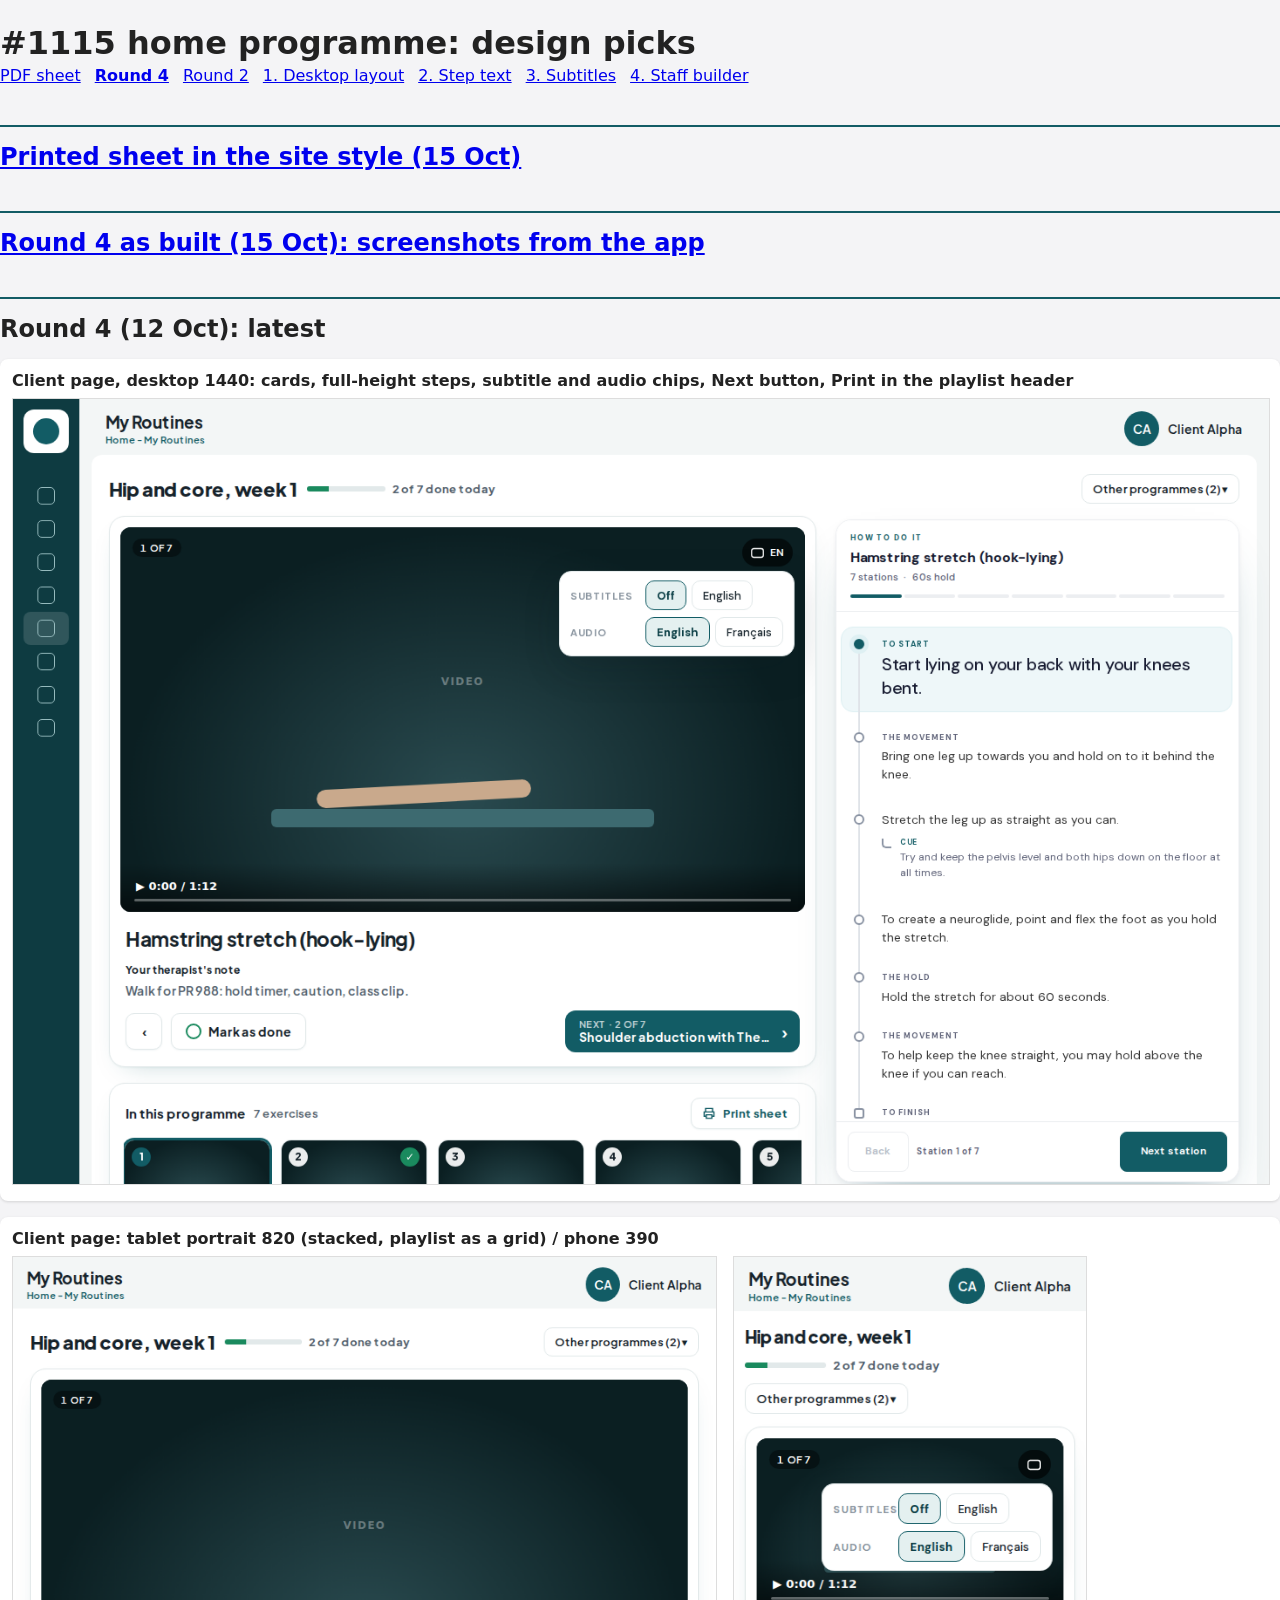
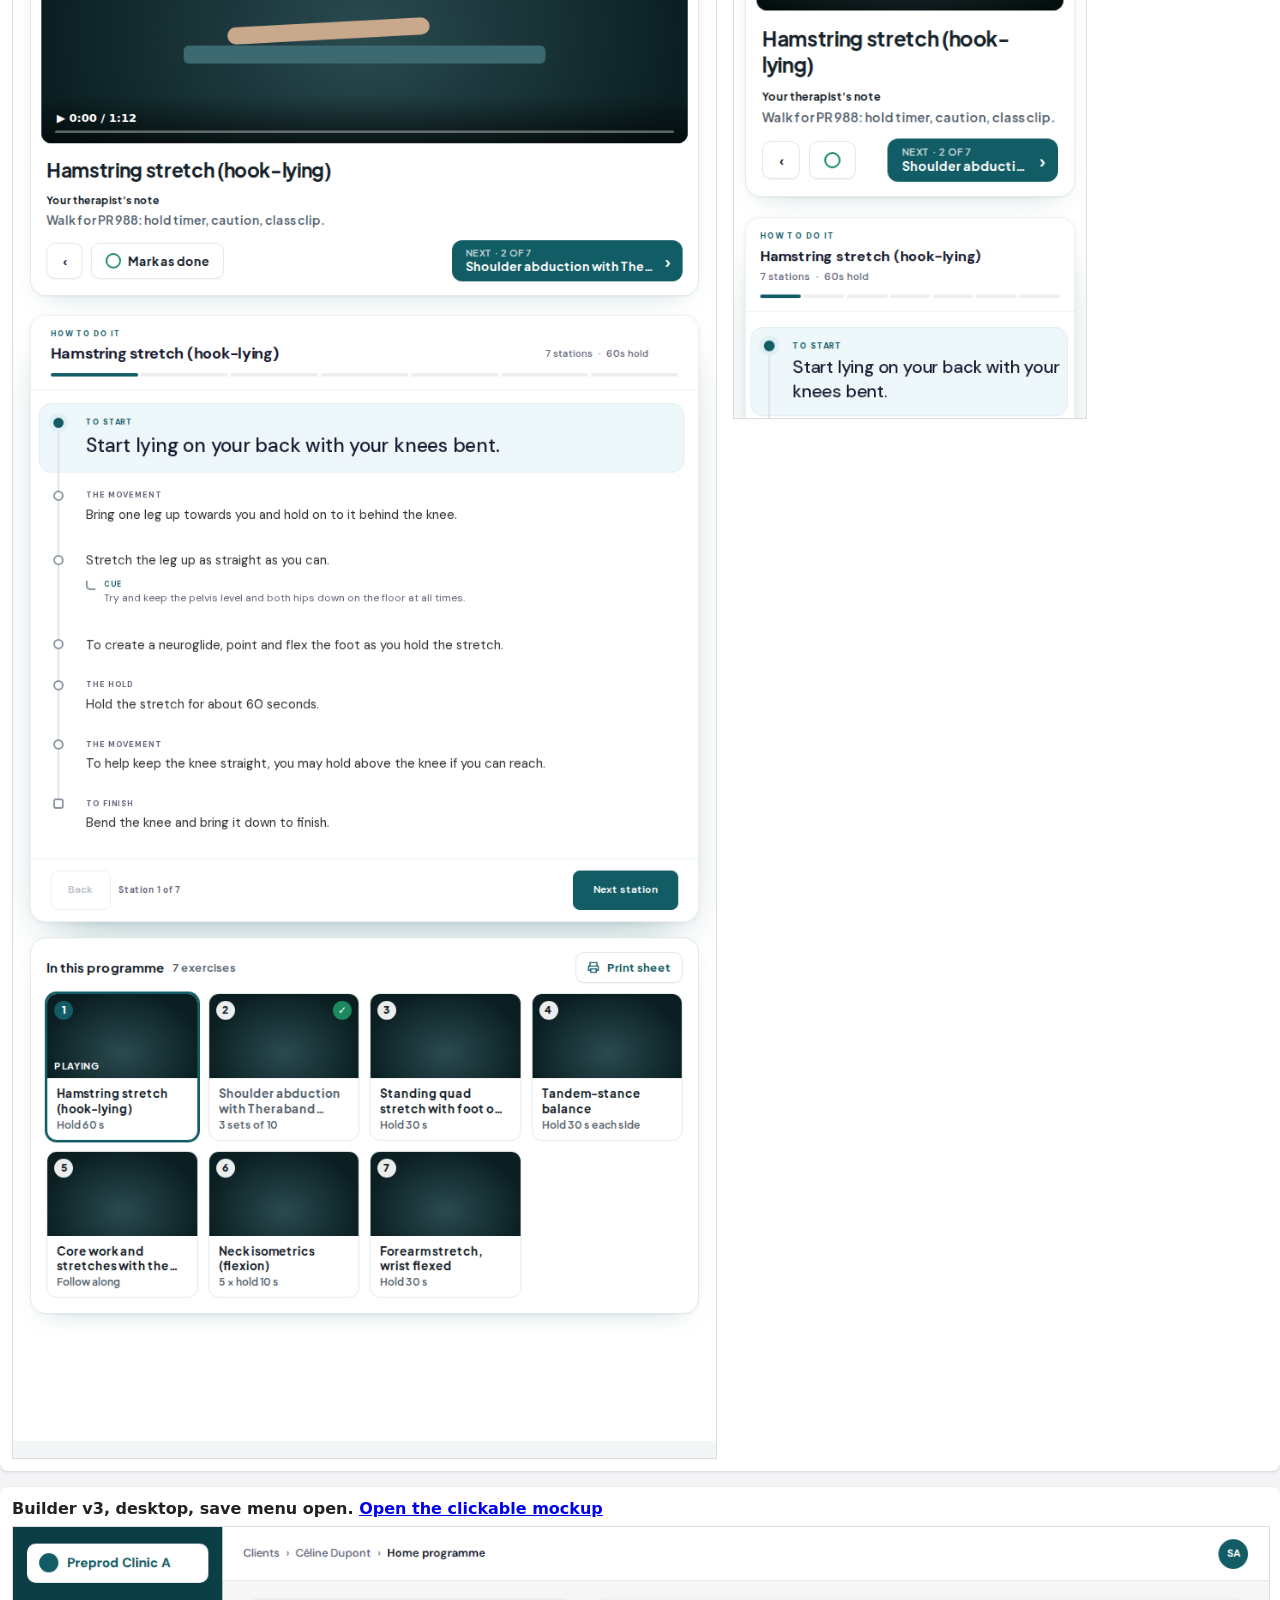
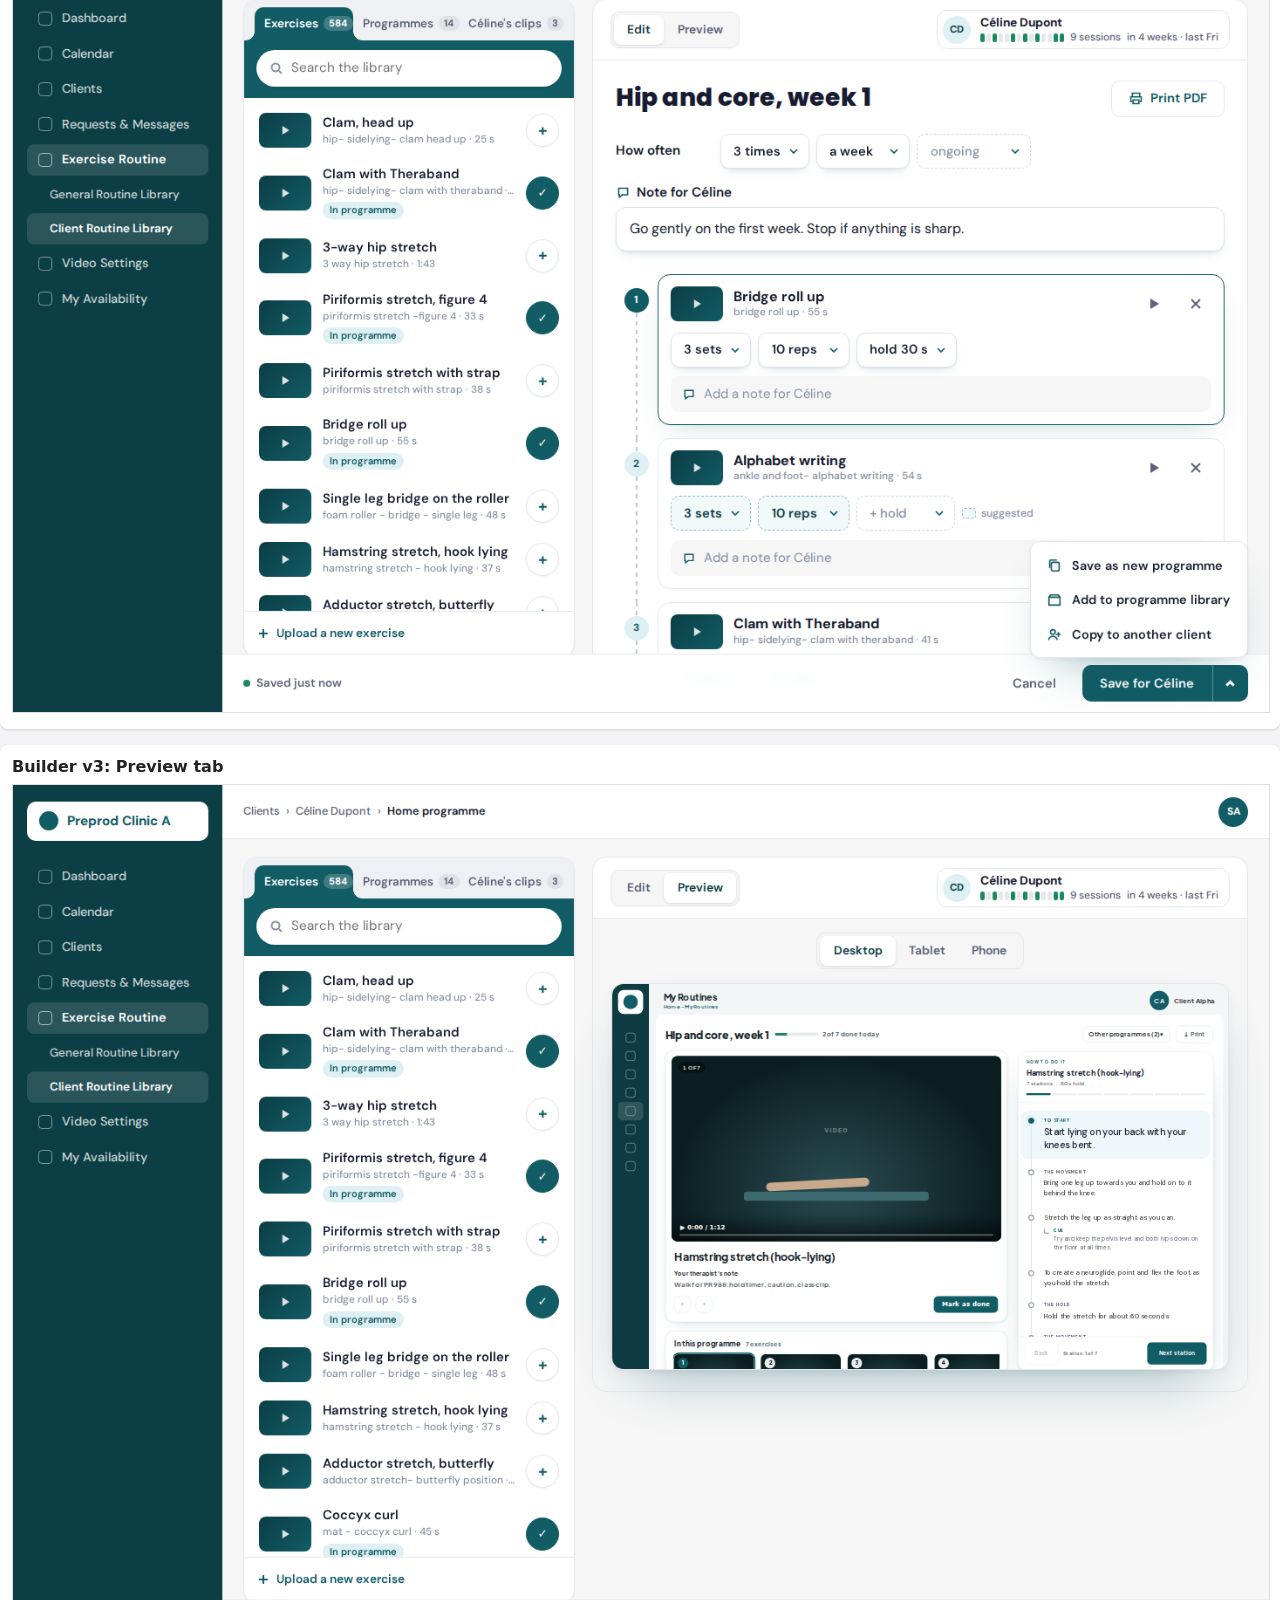
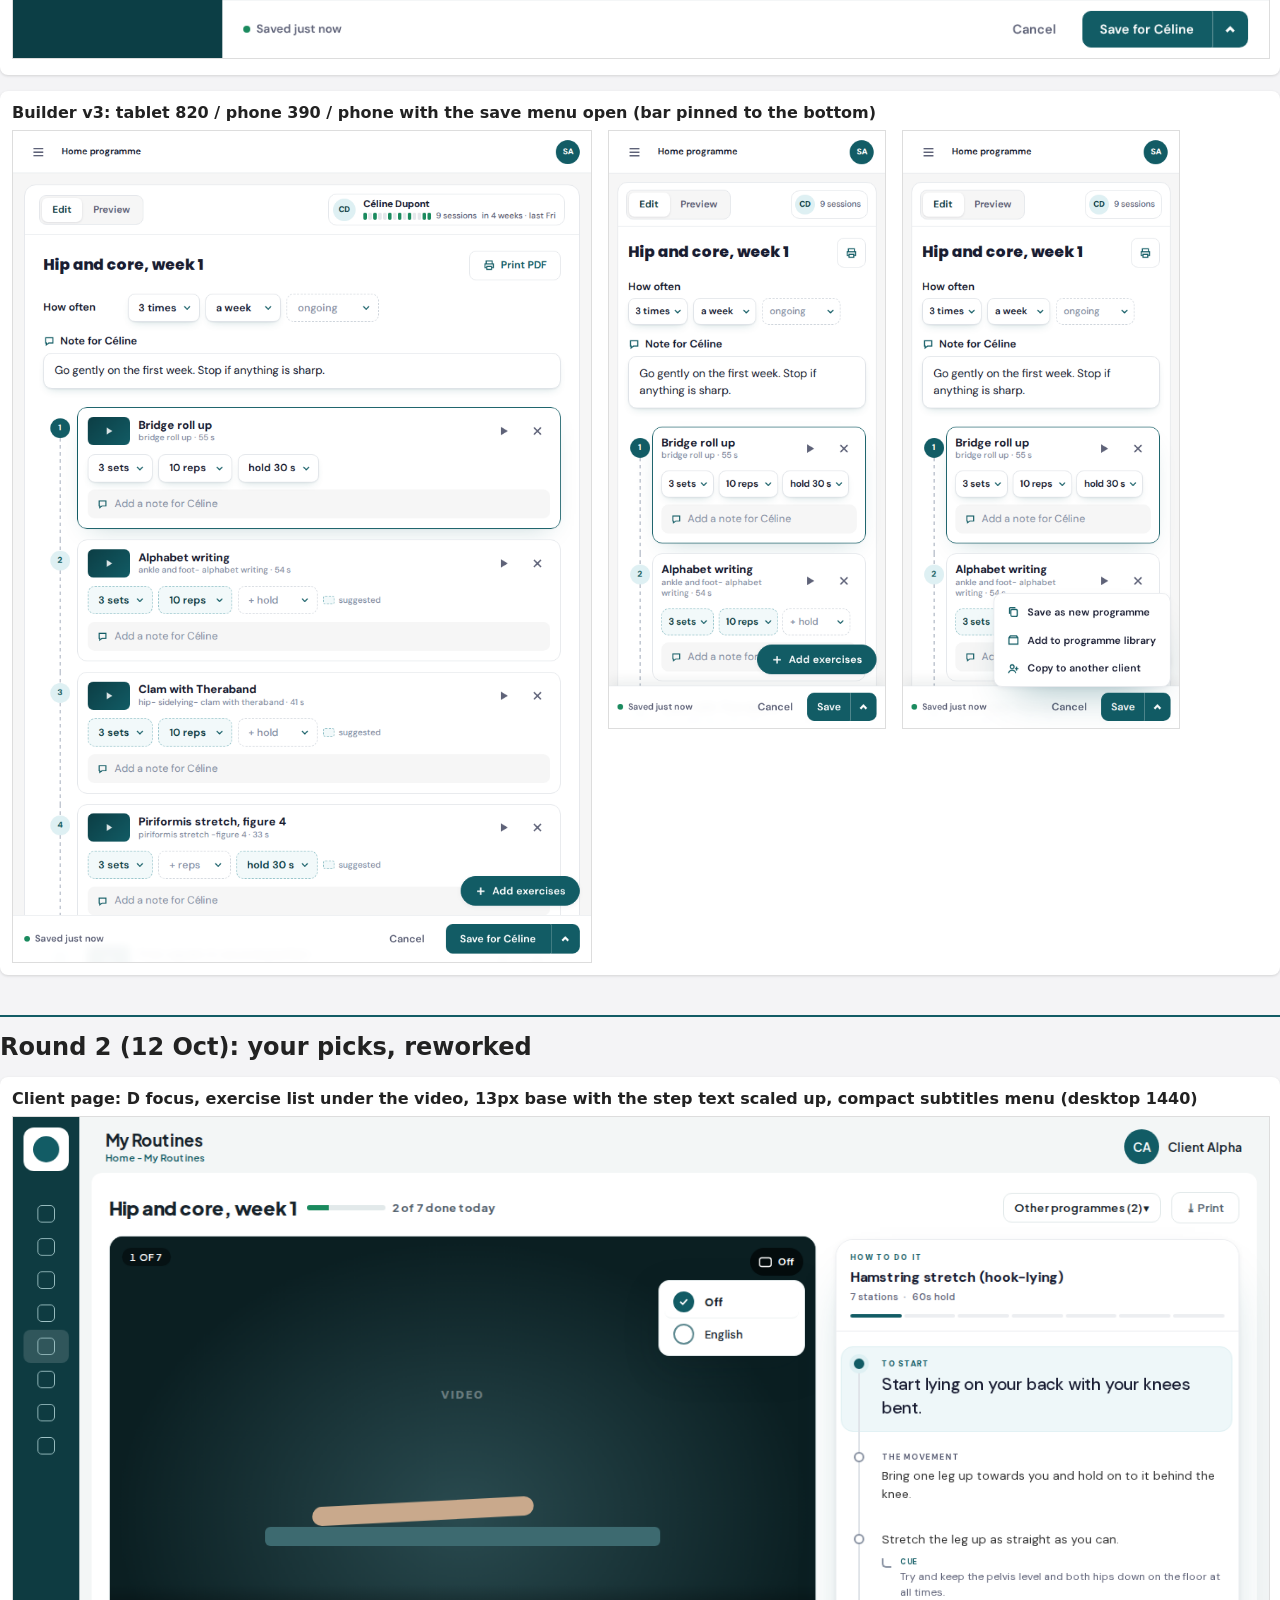
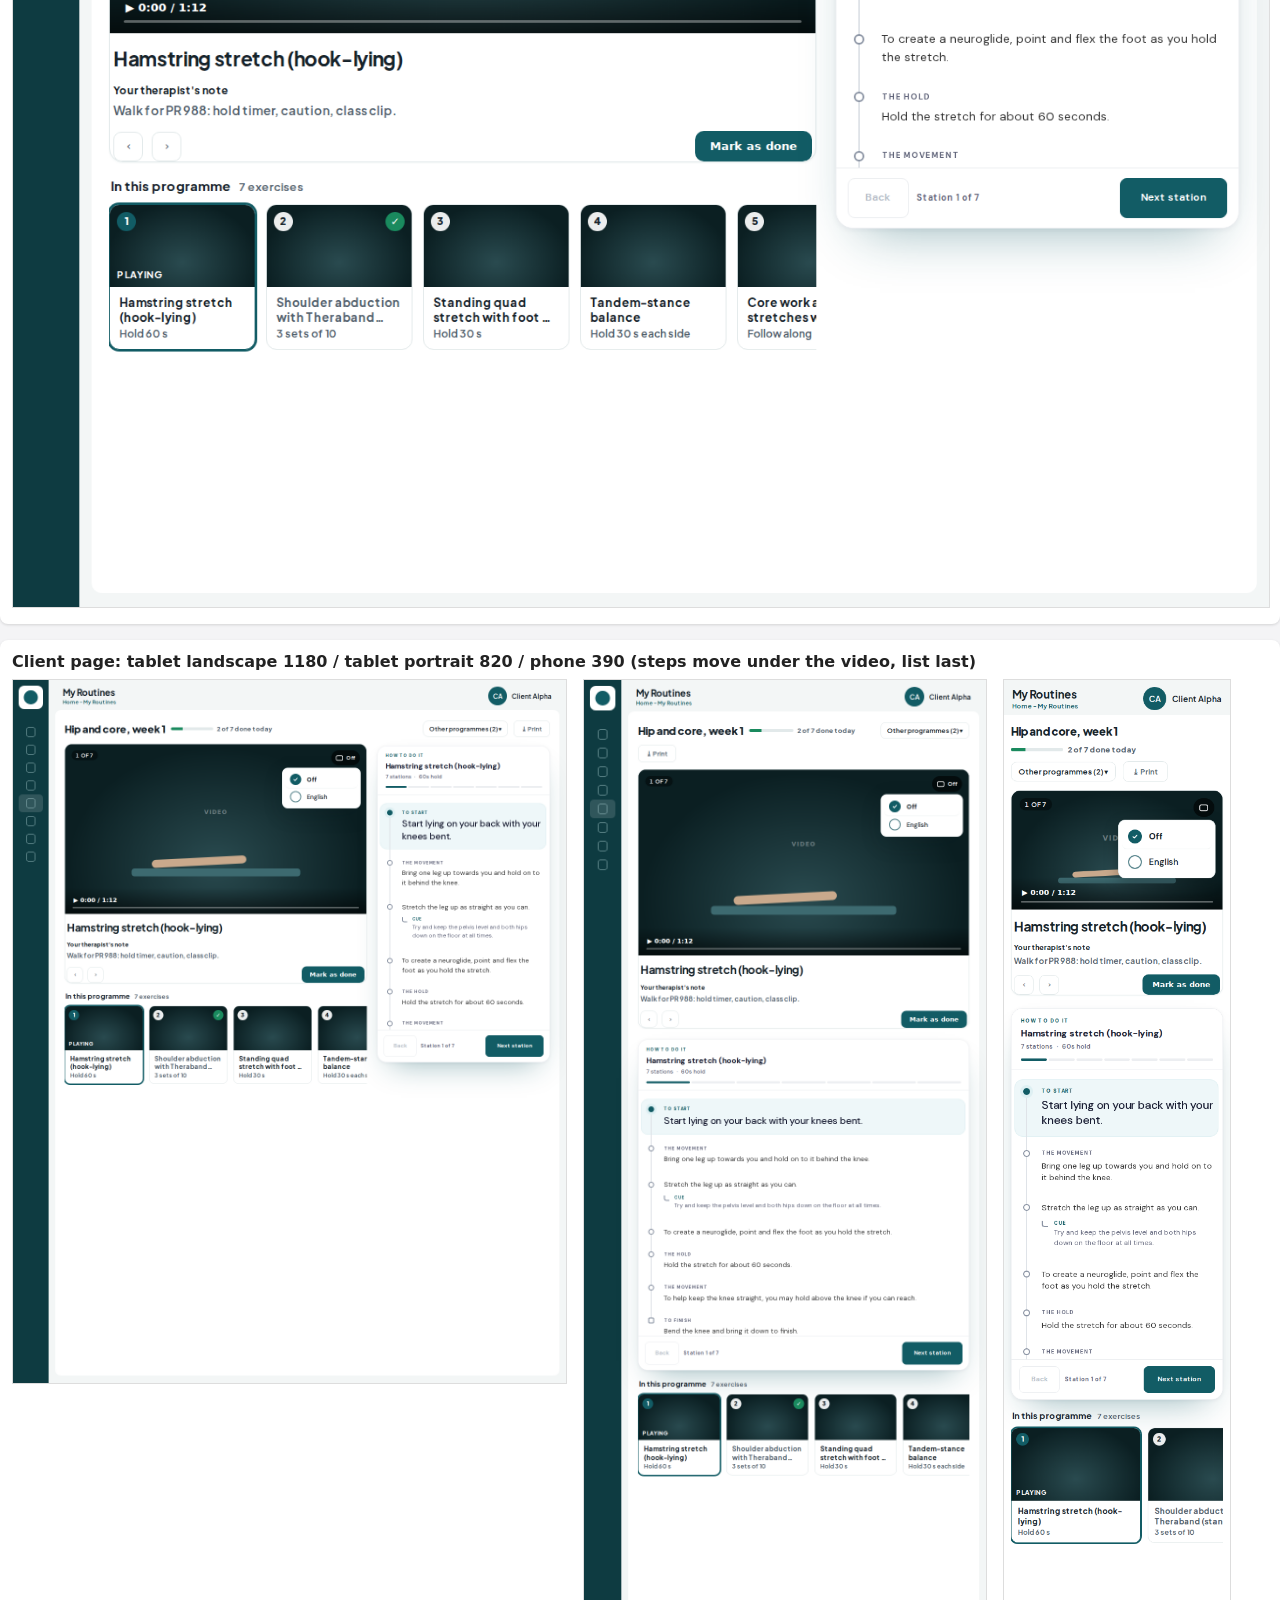
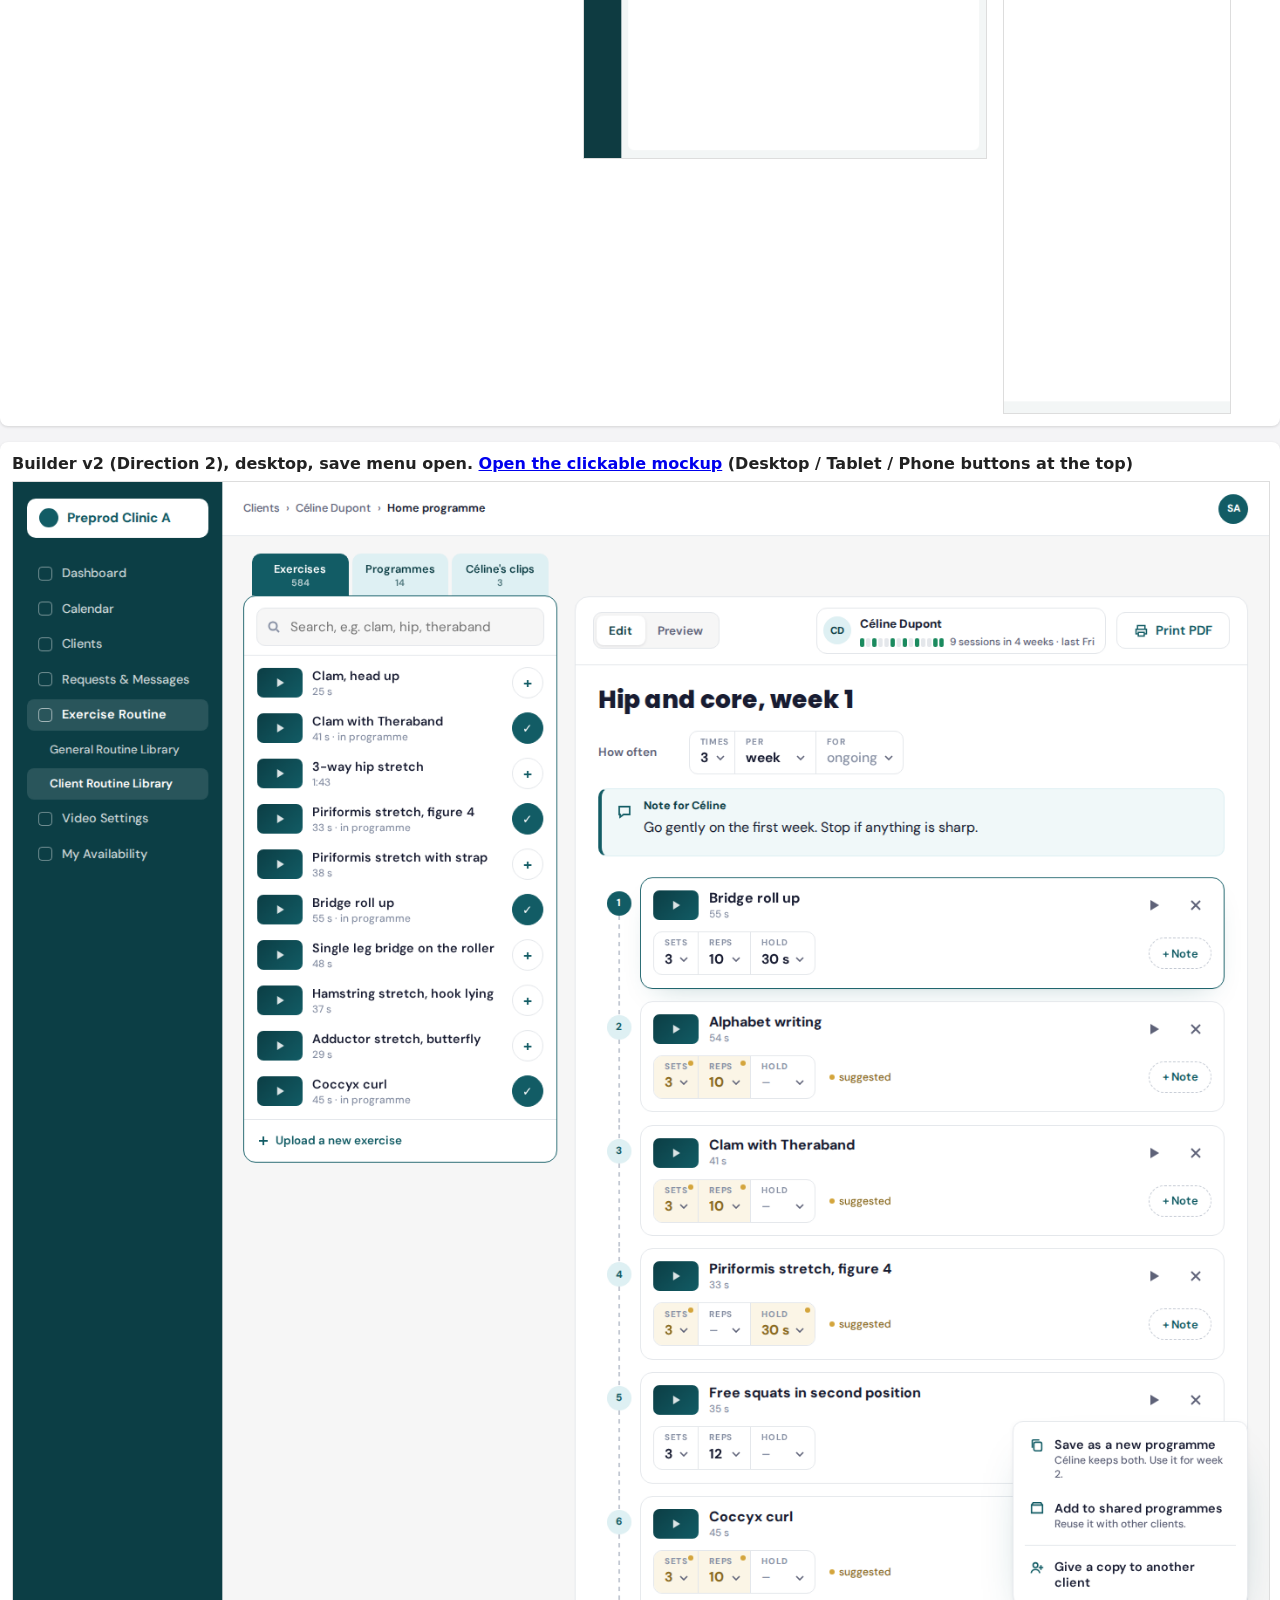
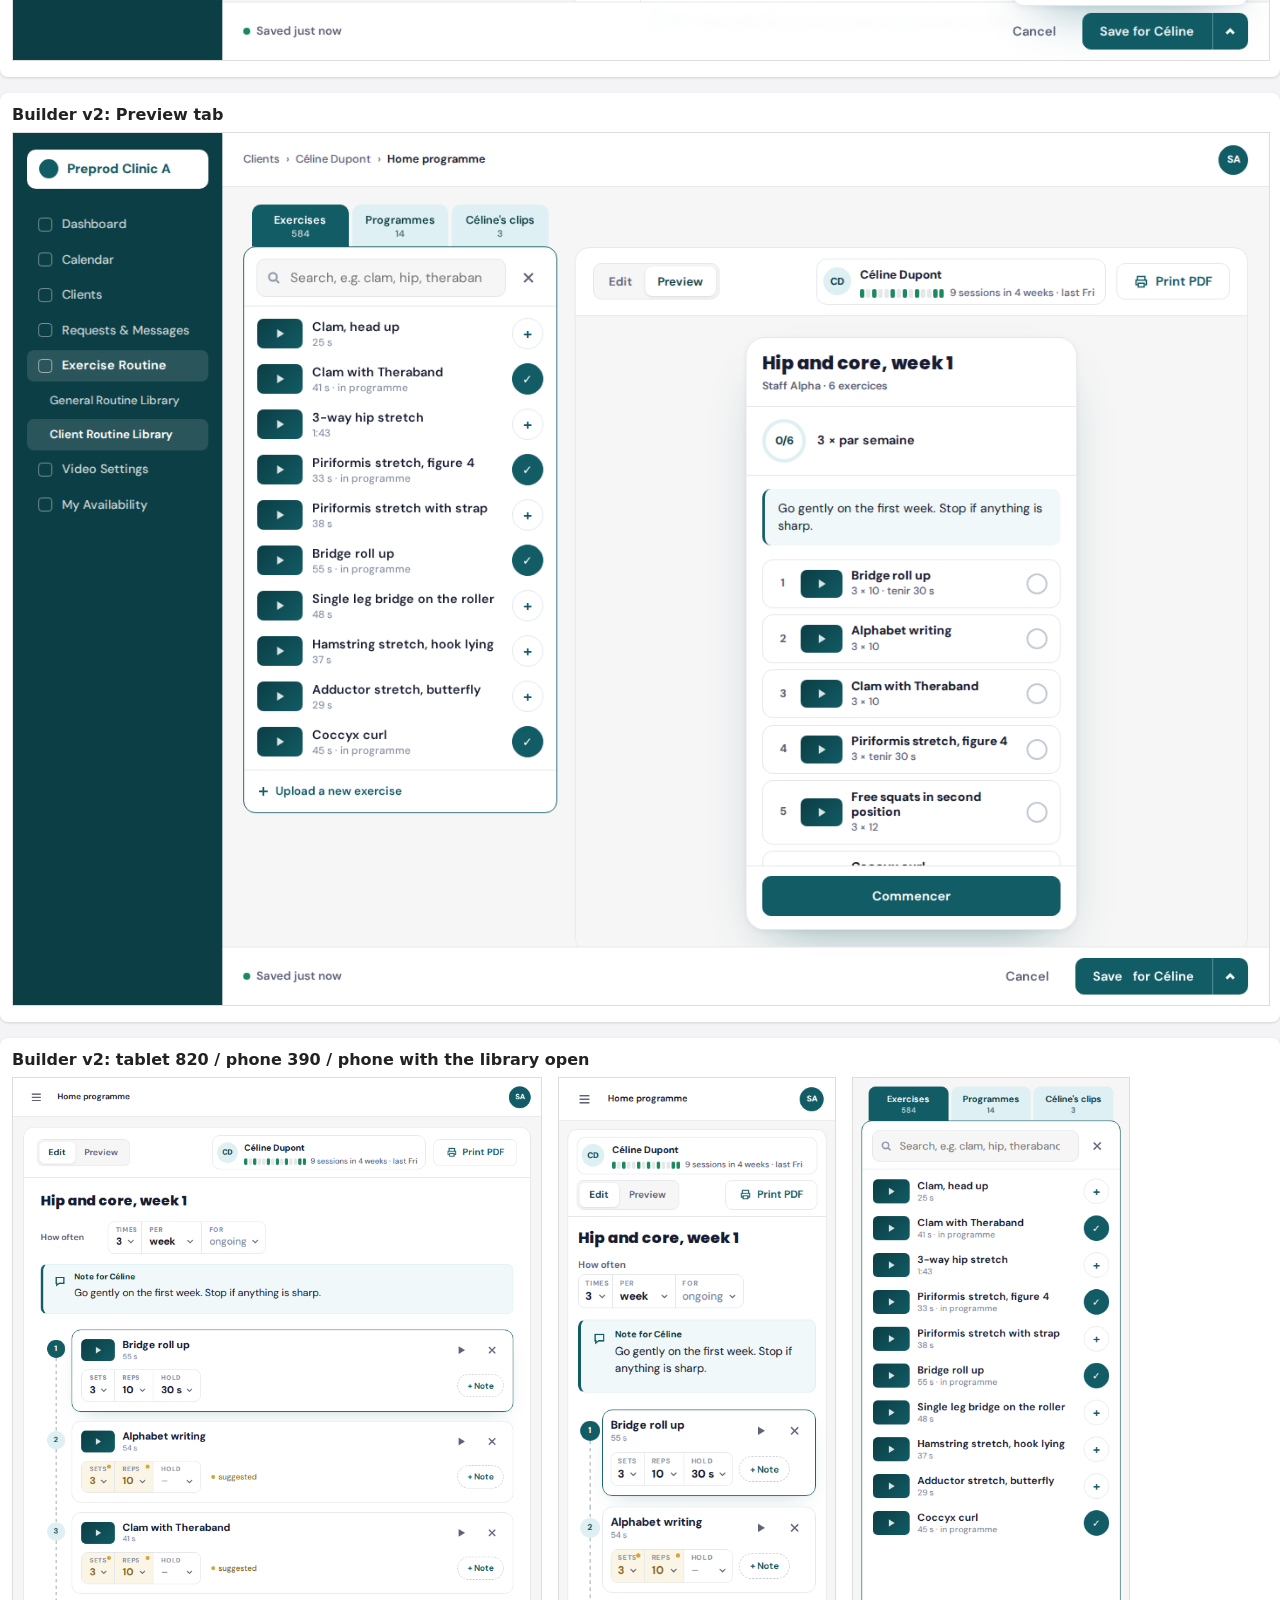
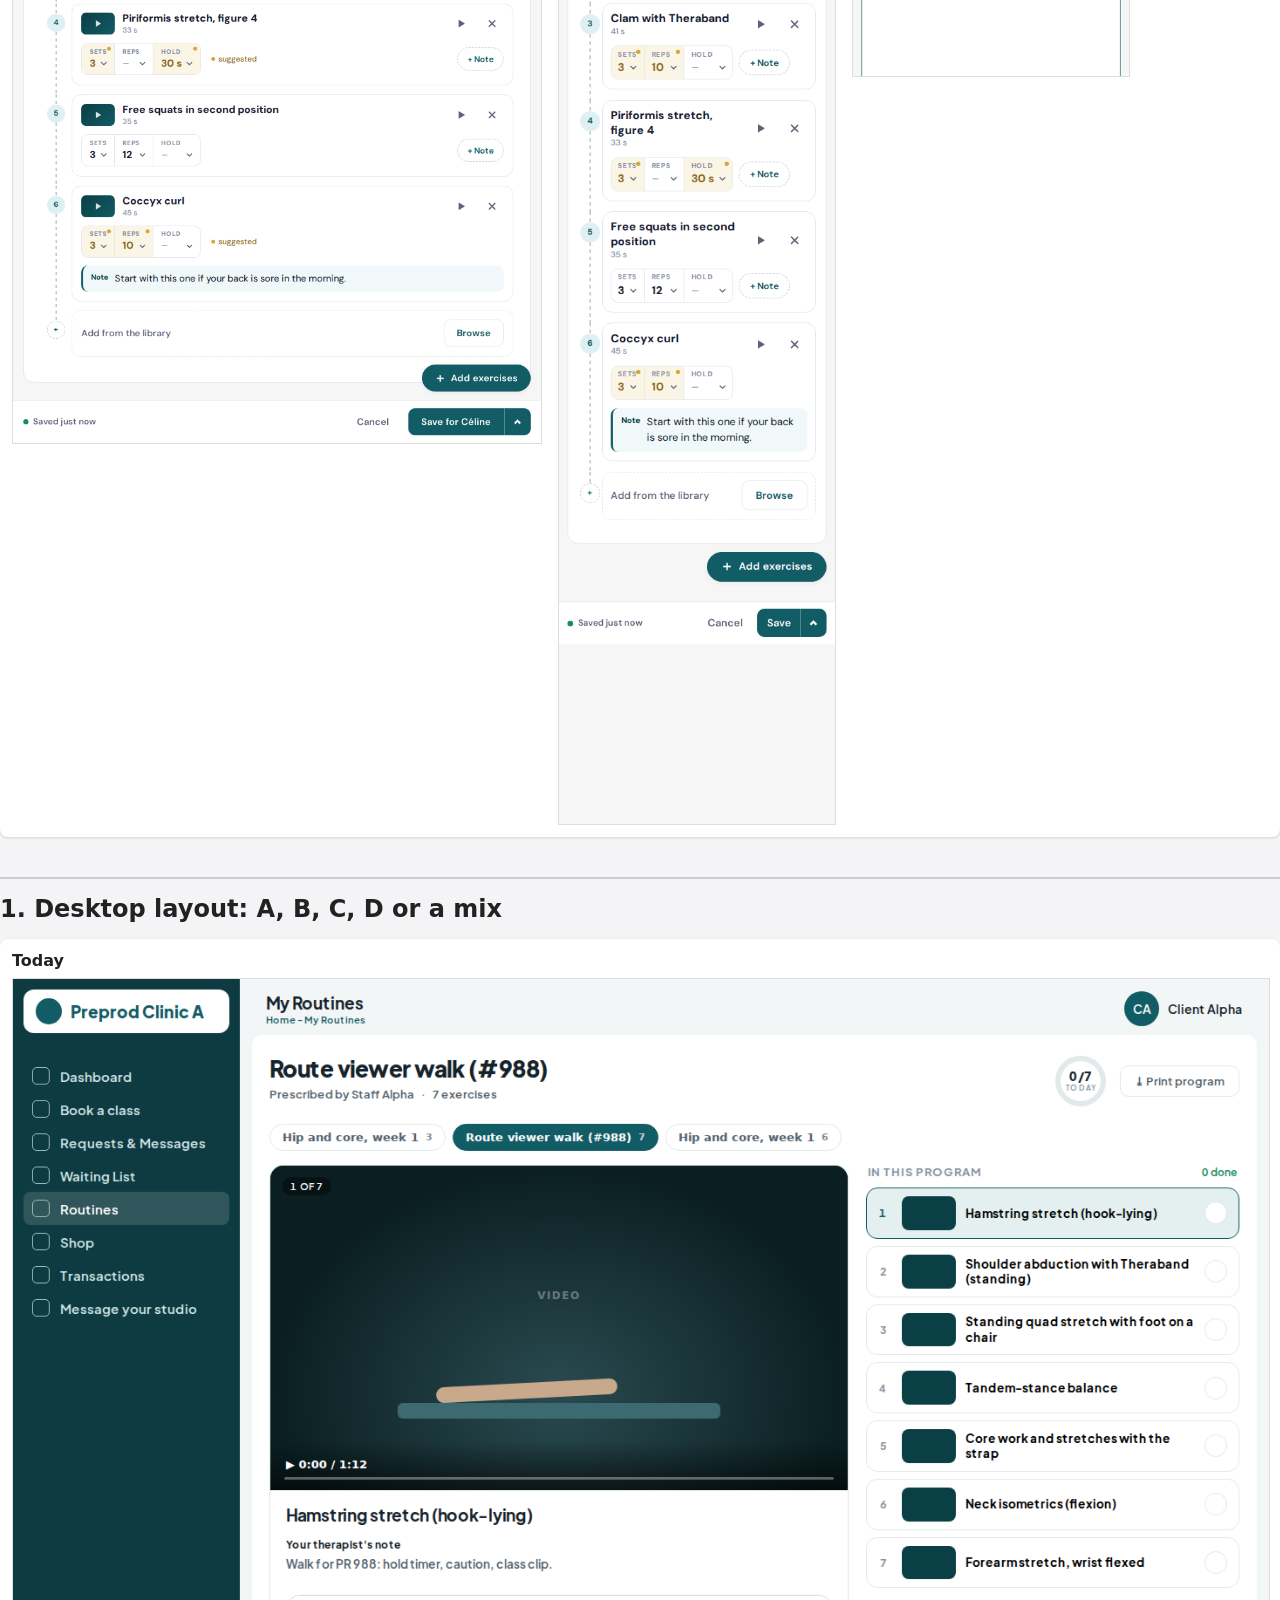
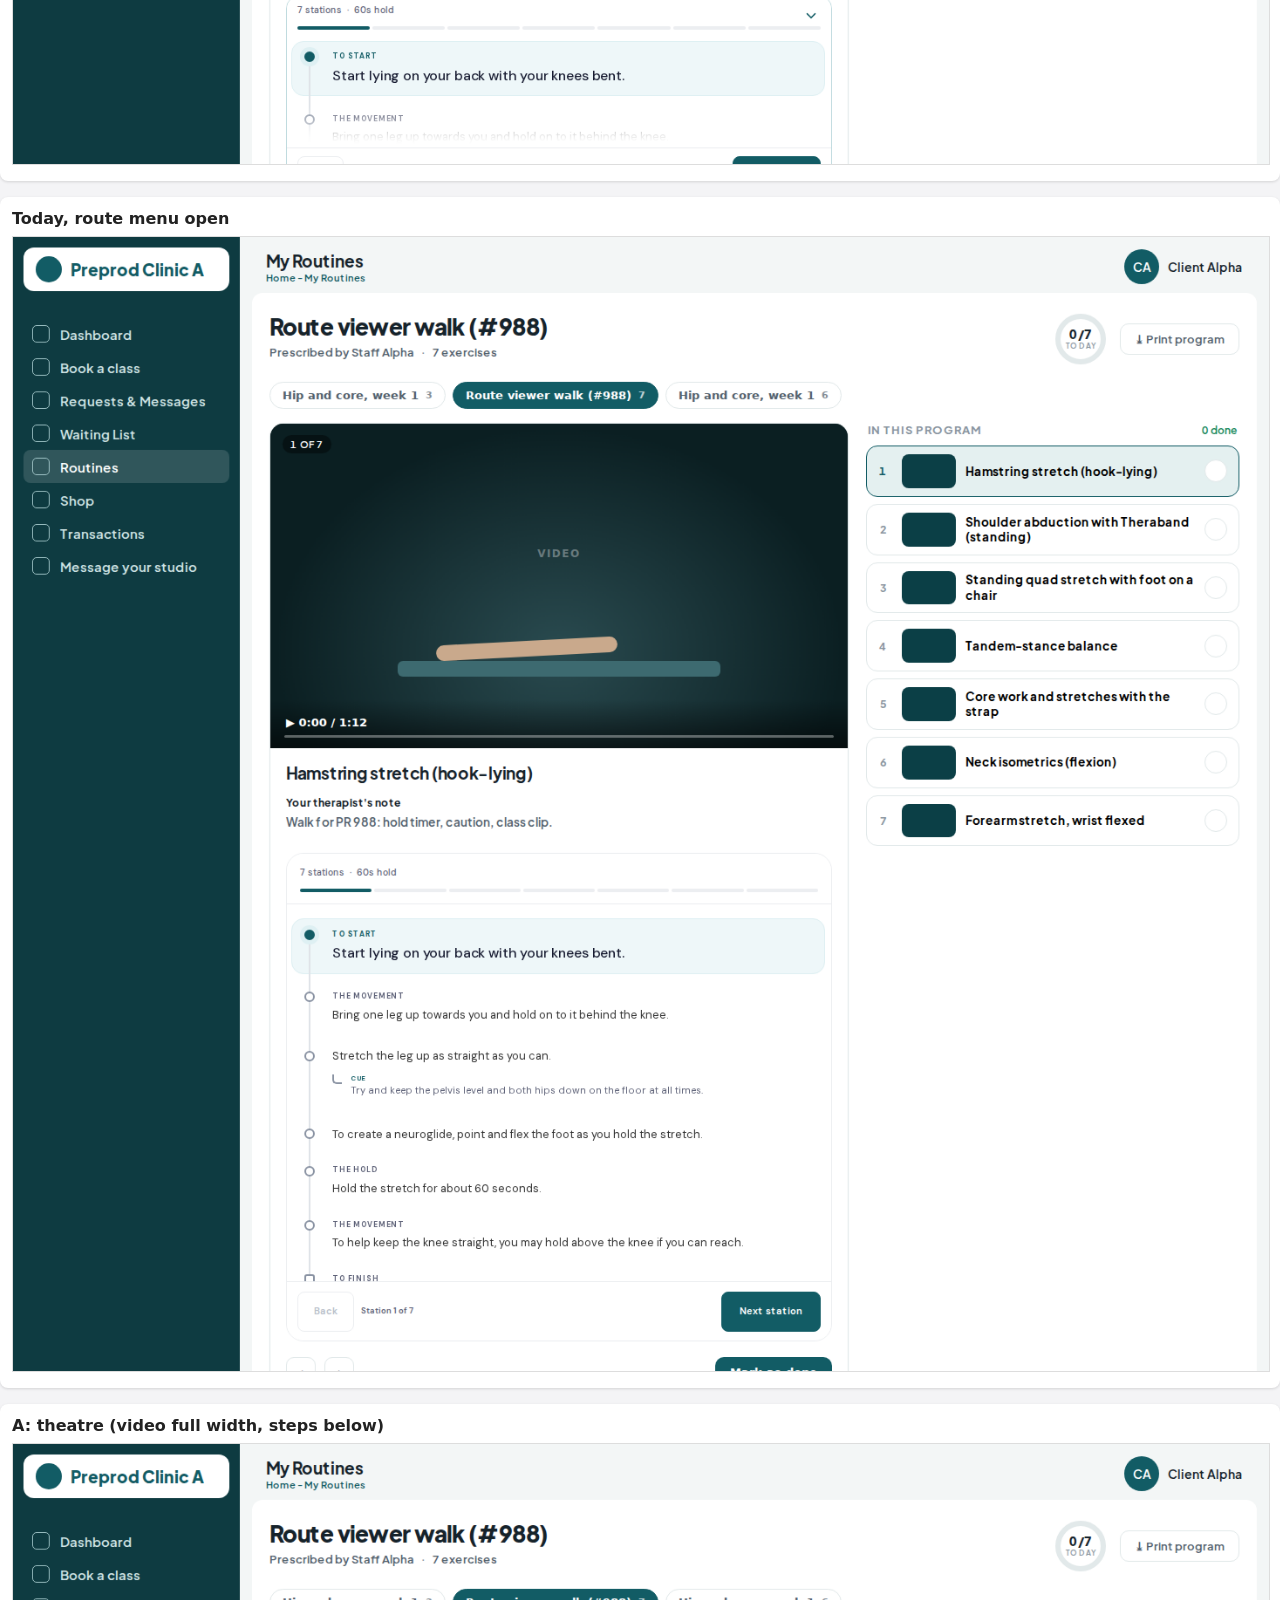
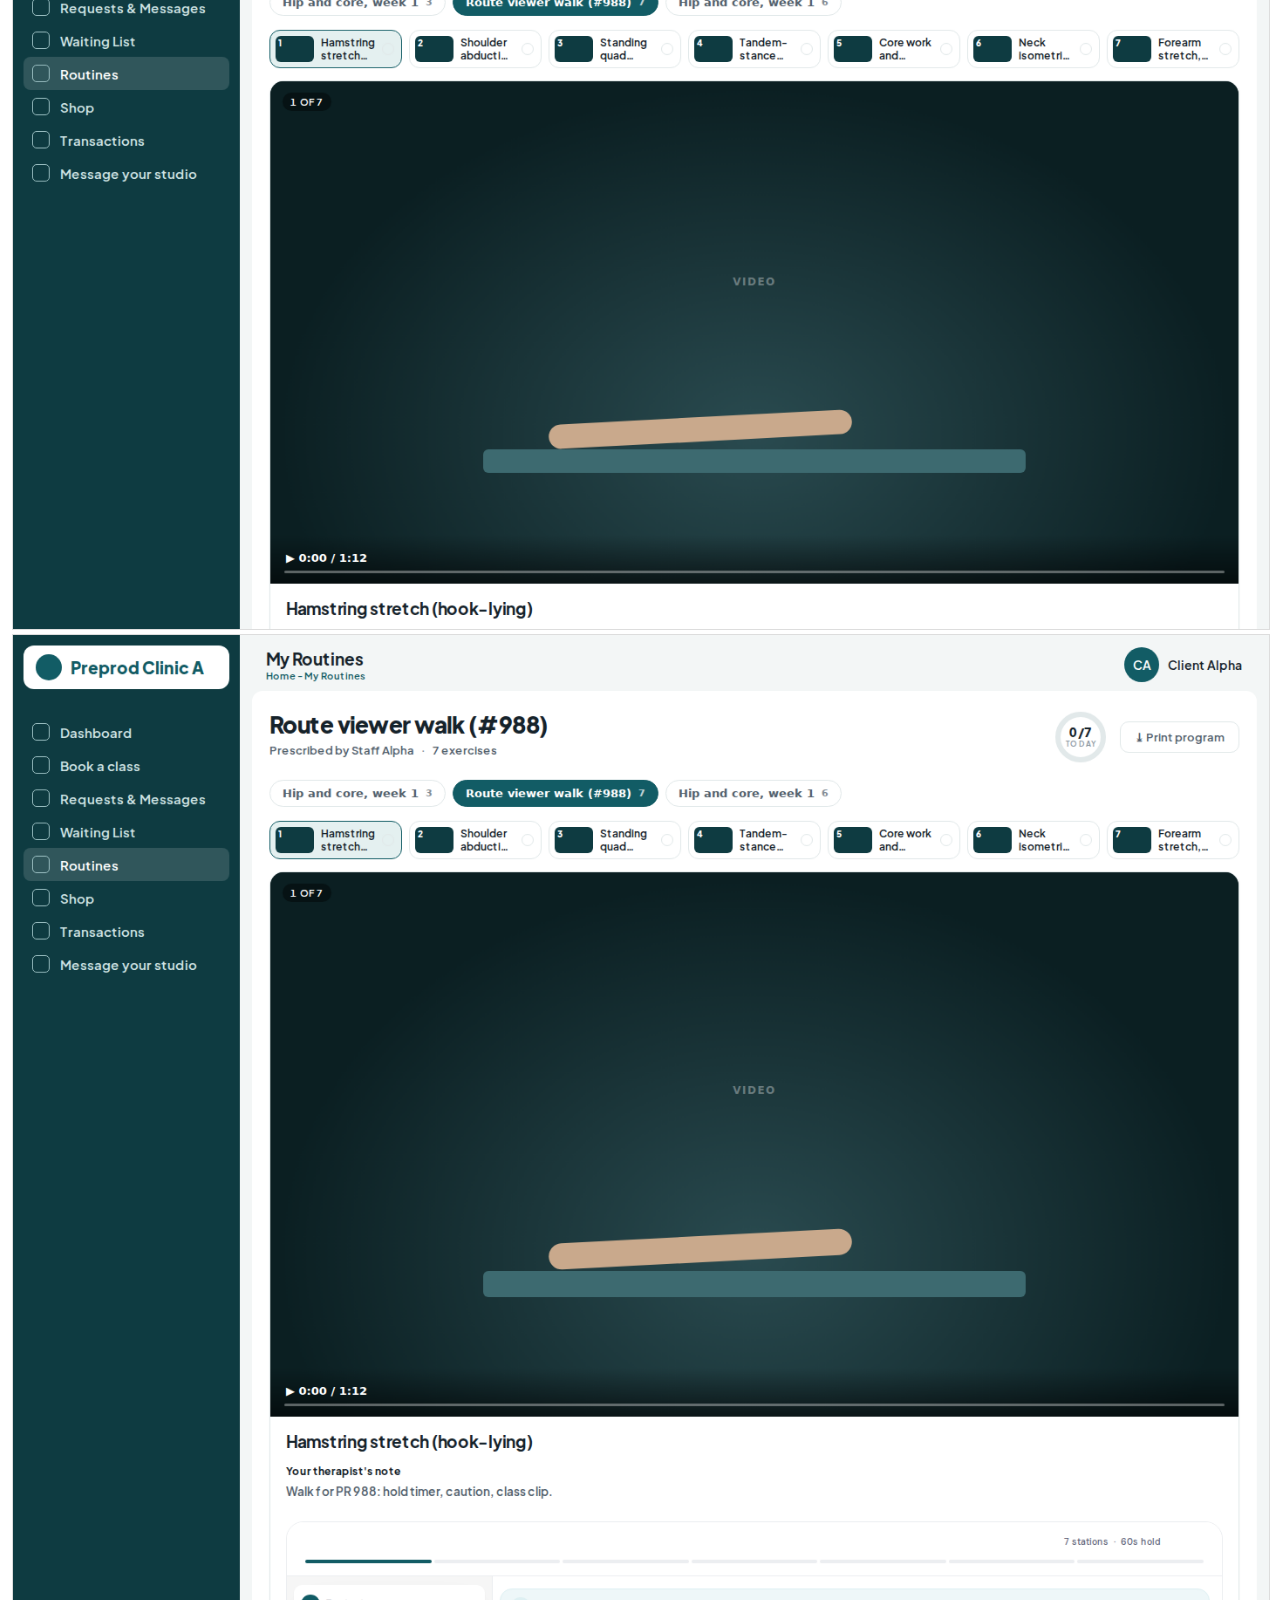
<file: index.html>
<!doctype html><meta charset=utf-8><meta name="robots" content="noindex,nofollow"><title>#1115 design picks</title>
<style>body{font:16px system-ui;margin:24px auto;max-width:1500px;background:#f4f4f6;color:#222}h1{margin:0 0 4px}h2{margin:40px 0 4px;border-top:2px solid #ccc;padding-top:16px}figure{margin:16px 0;background:#fff;padding:12px;border-radius:8px;box-shadow:0 1px 3px #0002}figcaption{font-weight:600;margin-bottom:8px}img{max-width:100%;border:1px solid #ddd}nav a{margin-right:14px}</style>
<h1>#1115 home programme: design picks</h1>
<nav><a href=#pdf>PDF sheet</a><a href=#v4><b>Round 4</b></a><a href=#v2>Round 2</a><a href=#layout>1. Desktop layout</a><a href=#text>2. Step text</a><a href=#cc>3. Subtitles</a><a href=#builder>4. Staff builder</a></nav>
<h2 id=sheet style="border-color:#125c65"><a href=sheet/>Printed sheet in the site style (15 Oct)</a></h2>
<h2 id=built style="border-color:#125c65"><a href=built/>Round 4 as built (15 Oct): screenshots from the app</a></h2>
<h2 id=v4 style="border-color:#125c65">Round 4 (12 Oct): latest</h2>
<figure><figcaption>Client page, desktop 1440: cards, full-height steps, subtitle and audio chips, Next button, Print in the playlist header</figcaption><img src=shots/V4-desk.png></figure>
<figure><figcaption>Client page: tablet portrait 820 (stacked, playlist as a grid) / phone 390</figcaption><div style="display:flex;gap:16px;align-items:flex-start"><img src=shots/V4-tablet.png style="width:56%"><img src=shots/V4-phone.png style="width:28%"></div></figure>
<figure><figcaption>Builder v3, desktop, save menu open. <a href=builder/direction-2-v3.html>Open the clickable mockup</a></figcaption><img src=shots/B4-desk-menu.png></figure>
<figure><figcaption>Builder v3: Preview tab</figcaption><img src=shots/B3-preview.png></figure>
<figure><figcaption>Builder v3: tablet 820 / phone 390 / phone with the save menu open (bar pinned to the bottom)</figcaption><div style="display:flex;gap:16px;align-items:flex-start"><img src=shots/B4-tablet.png style="width:46%"><img src=shots/B4-phone.png style="width:22%"><img src=shots/B4-phone-menu.png style="width:22%"></div></figure>
<h2 id=v2 style="border-color:#125c65">Round 2 (12 Oct): your picks, reworked</h2>
<figure><figcaption>Client page: D focus, exercise list under the video, 13px base with the step text scaled up, compact subtitles menu (desktop 1440)</figcaption><img src=shots/V2-desk.png></figure>
<figure><figcaption>Client page: tablet landscape 1180 / tablet portrait 820 / phone 390 (steps move under the video, list last)</figcaption><div style="display:flex;gap:16px;align-items:flex-start"><img src=shots/V2-tablet-land.png style="width:44%"><img src=shots/V2-tablet.png style="width:32%"><img src=shots/V2-phone.png style="width:18%"></div></figure>
<figure><figcaption>Builder v2 (Direction 2), desktop, save menu open. <a href=builder/direction-2-v2.html>Open the clickable mockup</a> (Desktop / Tablet / Phone buttons at the top)</figcaption><img src=shots/B2-desk.png></figure>
<figure><figcaption>Builder v2: Preview tab</figcaption><img src=shots/B2-preview.png></figure>
<figure><figcaption>Builder v2: tablet 820 / phone 390 / phone with the library open</figcaption><div style="display:flex;gap:16px;align-items:flex-start"><img src=shots/B2-tablet.png style="width:42%"><img src=shots/B2-phone.png style="width:22%"><img src=shots/B2-phone-lib.png style="width:22%"></div></figure>
<h2 id=layout>1. Desktop layout: A, B, C, D or a mix</h2>
<figure><figcaption>Today</figcaption><img src=shots/0-today.png></figure>
<figure><figcaption>Today, route menu open</figcaption><img src=shots/R-today-open.png></figure>
<figure><figcaption>A: theatre (video full width, steps below)</figcaption><img src=shots/A-theatre.png><img src=shots/A-theatre-full.png></figure>
<figure><figcaption>B: video and steps side by side</figcaption><img src=shots/B-side.png></figure>
<figure><figcaption>C: slim rail</figcaption><img src=shots/C-rail.png><img src=shots/C-rail-full.png></figure>
<figure><figcaption>D: focus</figcaption><img src=shots/D-focus.png></figure>
<h2 id=text>2. Step text base: 12, 14 or 16px</h2>
<figure><figcaption>Side by side</figcaption><img src=shots/T-compare.png></figure>
<figure><figcaption>12px (today)</figcaption><img src=shots/T-12.png></figure>
<figure><figcaption>14px</figcaption><img src=shots/T-14.png></figure>
<figure><figcaption>16px</figcaption><img src=shots/T-16.png></figure>
<h2 id=cc>3. Subtitles: today, compact menu, or one switch</h2>
<figure><figcaption>Side by side</figcaption><img src=shots/CC-compare.png></figure>
<figure><figcaption>Today</figcaption><img src=shots/CC-today.png></figure>
<figure><figcaption>Compact menu</figcaption><img src=shots/CC-compact.png></figure>
<figure><figcaption>Single switch</figcaption><img src=shots/CC-toggle.png></figure>
<h2 id=builder>4. Staff builder: S1, S2 or S3 (and library name or client title first)</h2>
<figure><figcaption>Current builder, 8 gaps annotated</figcaption><img src=shots/S1-rig-annotated.png></figure>
<figure><figcaption>Direction 1 (S1 finishes this; S3 = this plus a live client preview)</figcaption><img src=shots/S2-direction1.png> <a href=builder/direction-1-tidy.html>open interactive mockup</a></figure>
<figure><figcaption>Direction 2 (S2)</figcaption><img src=shots/S3-direction2.png> <a href=builder/direction-2-prescribe.html>open interactive mockup</a></figure>

<h2 id=pdf>Printable PDF (9 Oct walk sheet)</h2><figure><a href=pdf/en-routine.pdf>English</a> · <a href=pdf/fr-routine.pdf>French</a> · <a href=pdf/de-routine.pdf>German</a> · <a href=pdf/it-routine.pdf>Italian</a><br><iframe src=pdf/en-routine.pdf style="width:100%;height:1100px;border:1px solid #ddd;margin-top:10px"></iframe></figure>
</file>
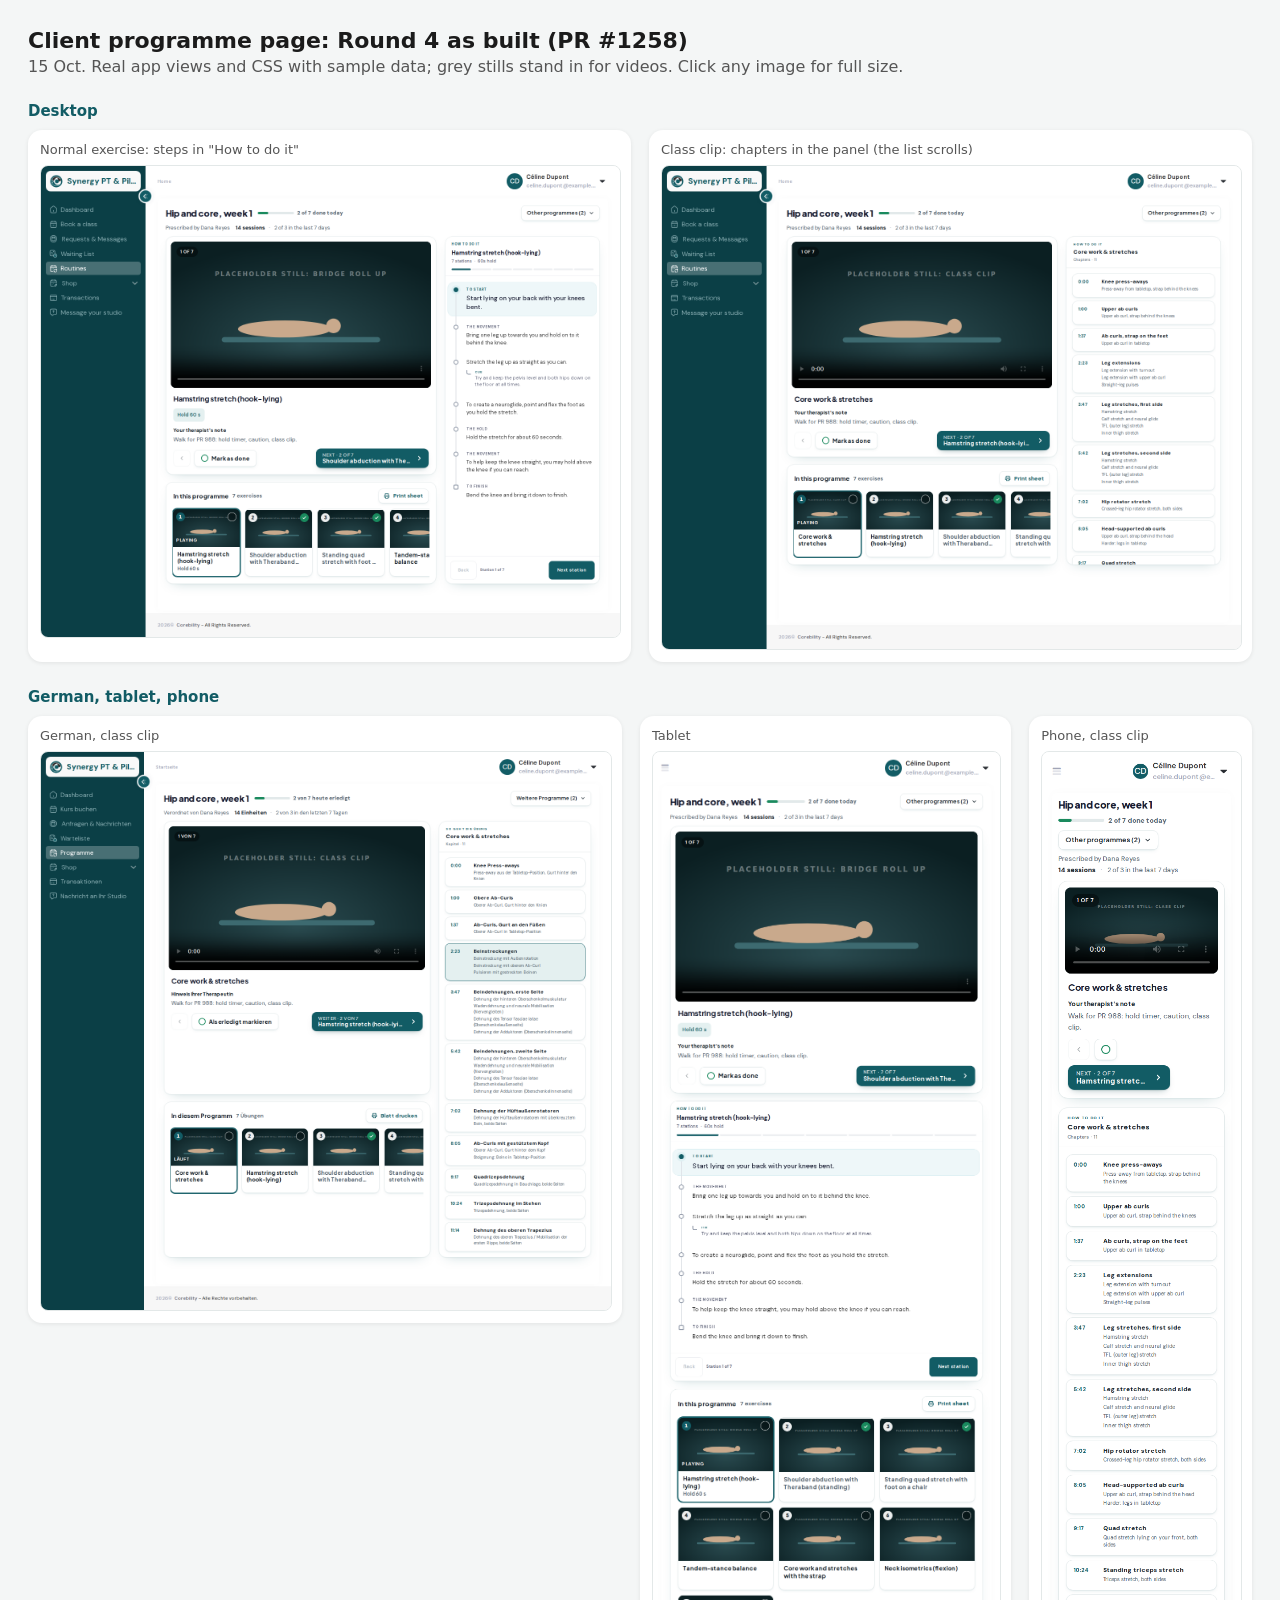
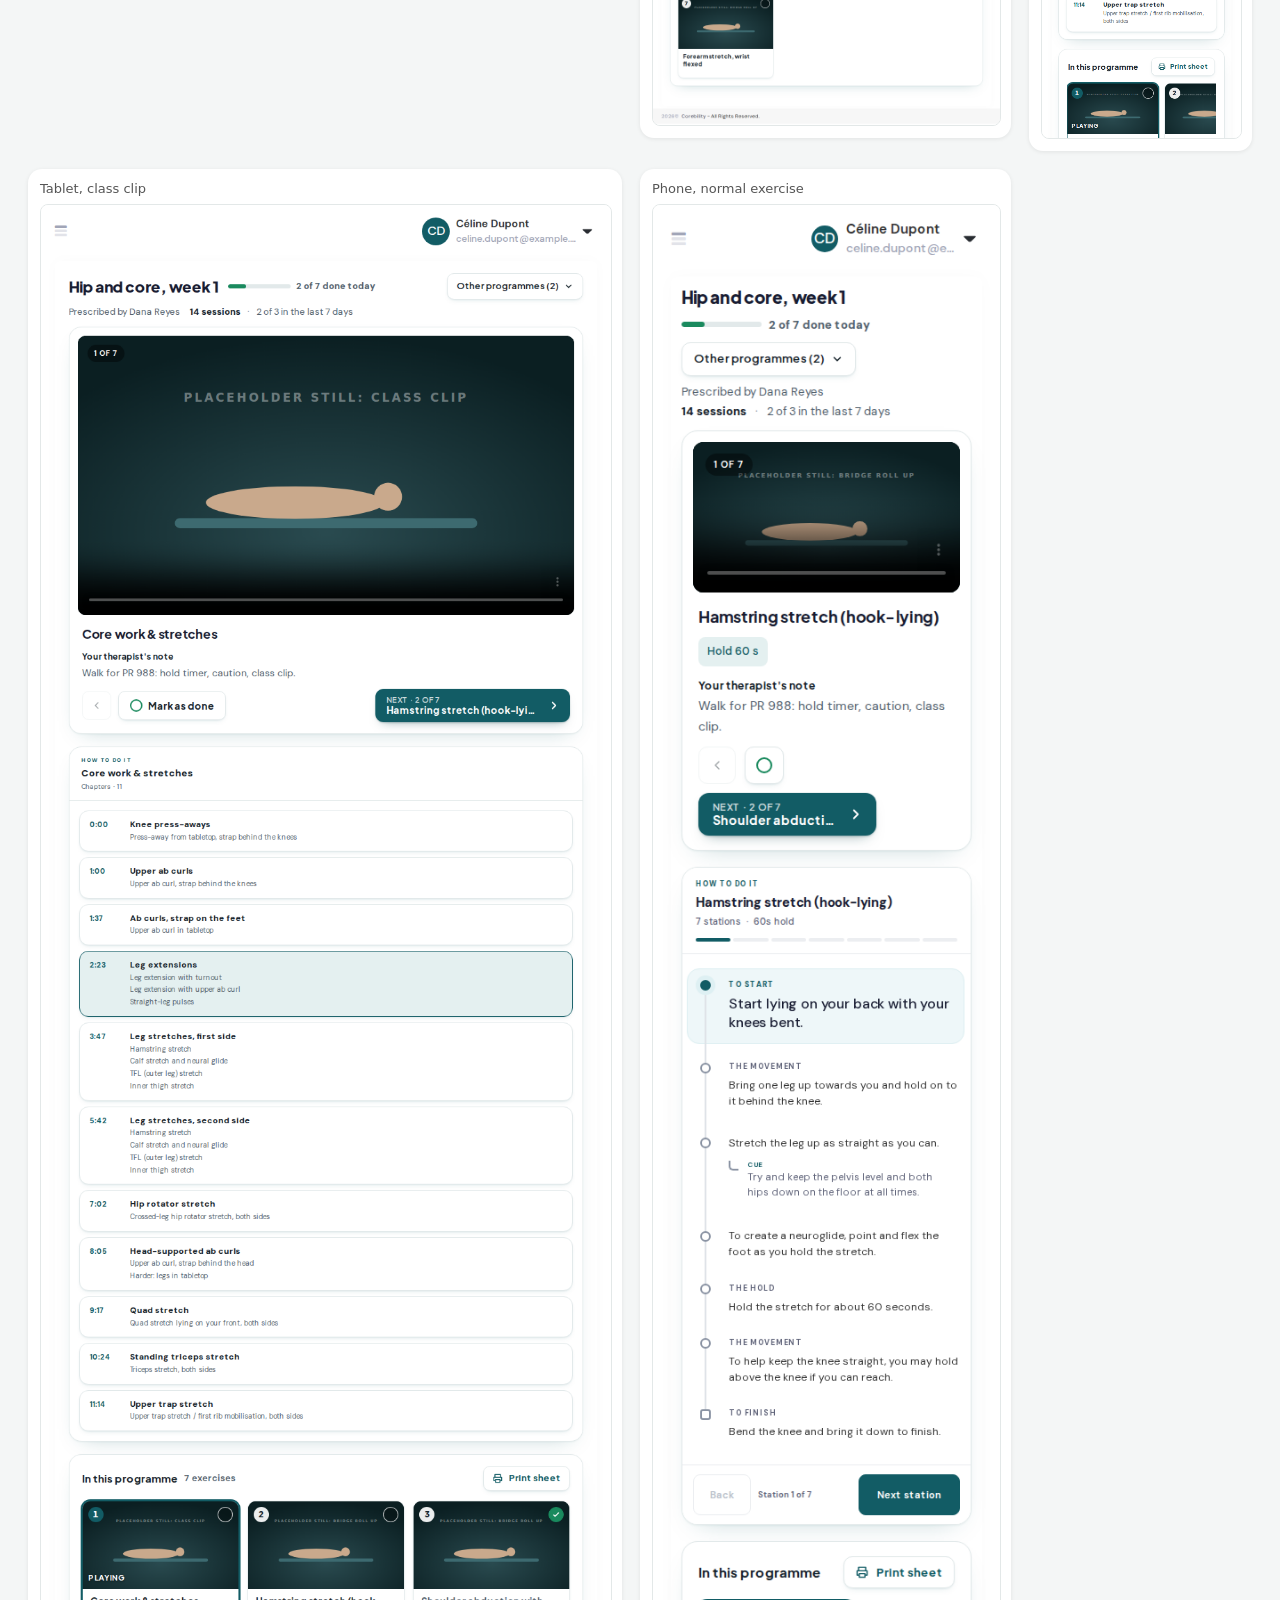
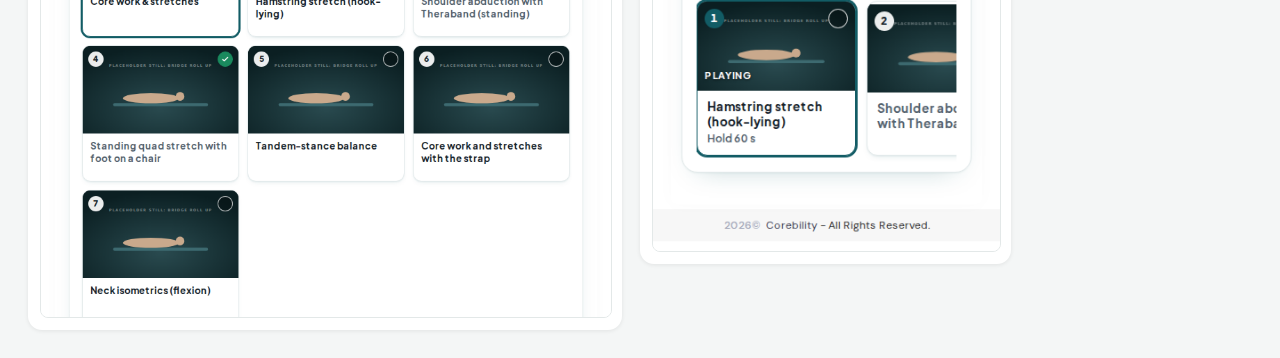
<file: built/index.html>
<!doctype html><html lang=en><head><meta charset=utf-8><meta name=robots content=noindex><meta name=viewport content="width=device-width,initial-scale=1"><title>Round 4, built</title><style>
body{font-family:-apple-system,system-ui,sans-serif;margin:0;padding:28px;background:#f4f6f6;color:#1b1b1b}
h1{font-size:22px;margin:0 0 4px}p{color:#555;margin:0 0 22px}
h2{font-size:15px;color:#125c65;margin:26px 0 10px}
.g{display:grid;gap:18px}.two{grid-template-columns:1fr 1fr}.three{grid-template-columns:1.6fr 1fr .6fr;align-items:start}
figure{margin:0;background:#fff;border-radius:14px;padding:12px;box-shadow:0 1px 4px rgba(0,0,0,.08)}
figcaption{font-size:13px;color:#555;margin-bottom:8px}img{width:100%;display:block;border-radius:8px;border:1px solid #e3e8e8}
@media(max-width:900px){.two,.three{grid-template-columns:1fr}}
</style></head><body>
<h1>Client programme page: Round 4 as built (PR #1258)</h1>
<p>15 Oct. Real app views and CSS with sample data; grey stills stand in for videos. Click any image for full size.</p>
<h2>Desktop</h2><div class="g two">
<figure><figcaption>Normal exercise: steps in "How to do it"</figcaption><a href=normal-en-desk.png><img src=normal-en-desk.png></a></figure>
<figure><figcaption>Class clip: chapters in the panel (the list scrolls)</figcaption><a href=class-en-desk-1200.png><img src=class-en-desk-1200.png></a></figure>
</div>
<h2>German, tablet, phone</h2><div class="g three">
<figure><figcaption>German, class clip</figcaption><a href=class-de-desk.png><img src=class-de-desk.png></a></figure>
<figure><figcaption>Tablet</figcaption><a href=normal-en-tablet.png><img src=normal-en-tablet.png></a></figure>
<figure><figcaption>Phone, class clip</figcaption><a href=class-en-phone.png><img src=class-en-phone.png></a></figure>
</div>
<div class="g three" style="margin-top:18px">
<figure><figcaption>Tablet, class clip</figcaption><a href=class-en-tablet.png><img src=class-en-tablet.png></a></figure>
<figure><figcaption>Phone, normal exercise</figcaption><a href=normal-en-phone.png><img src=normal-en-phone.png></a></figure>
</div>
</body></html>
</file>
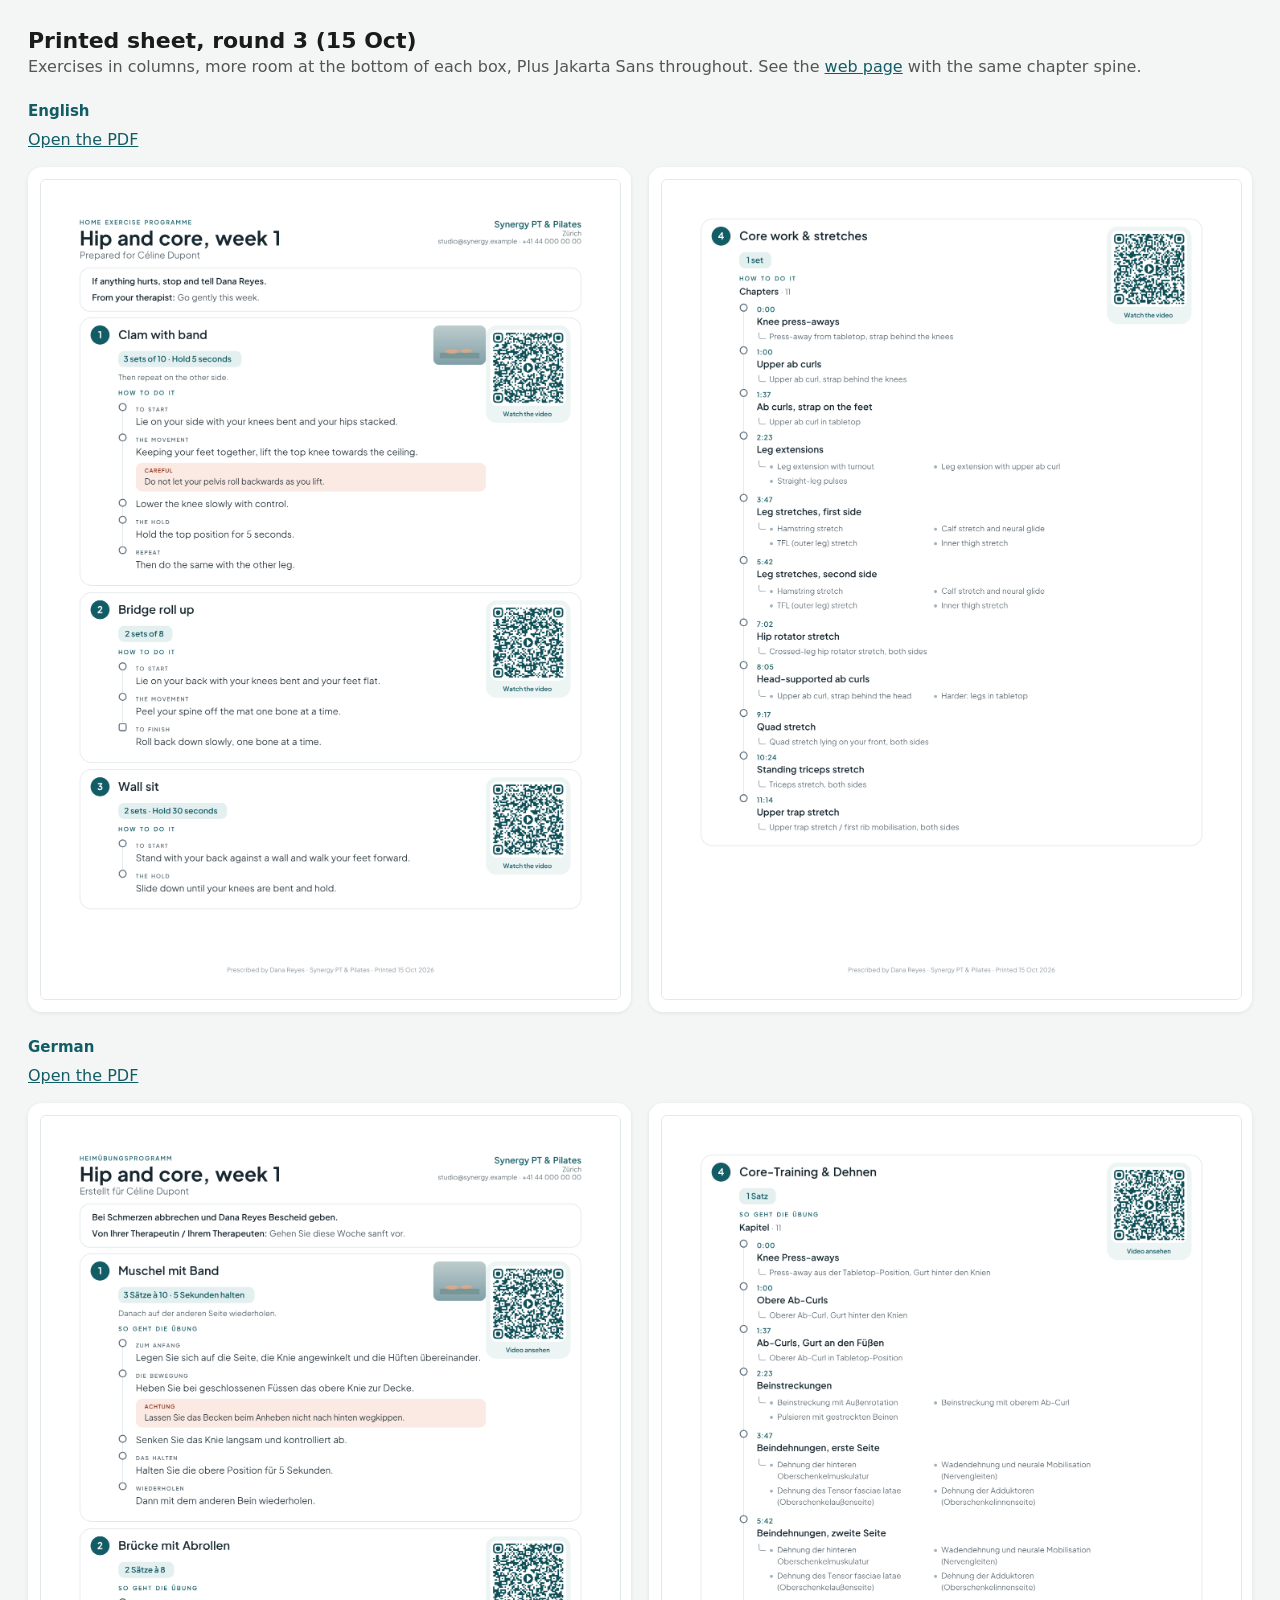
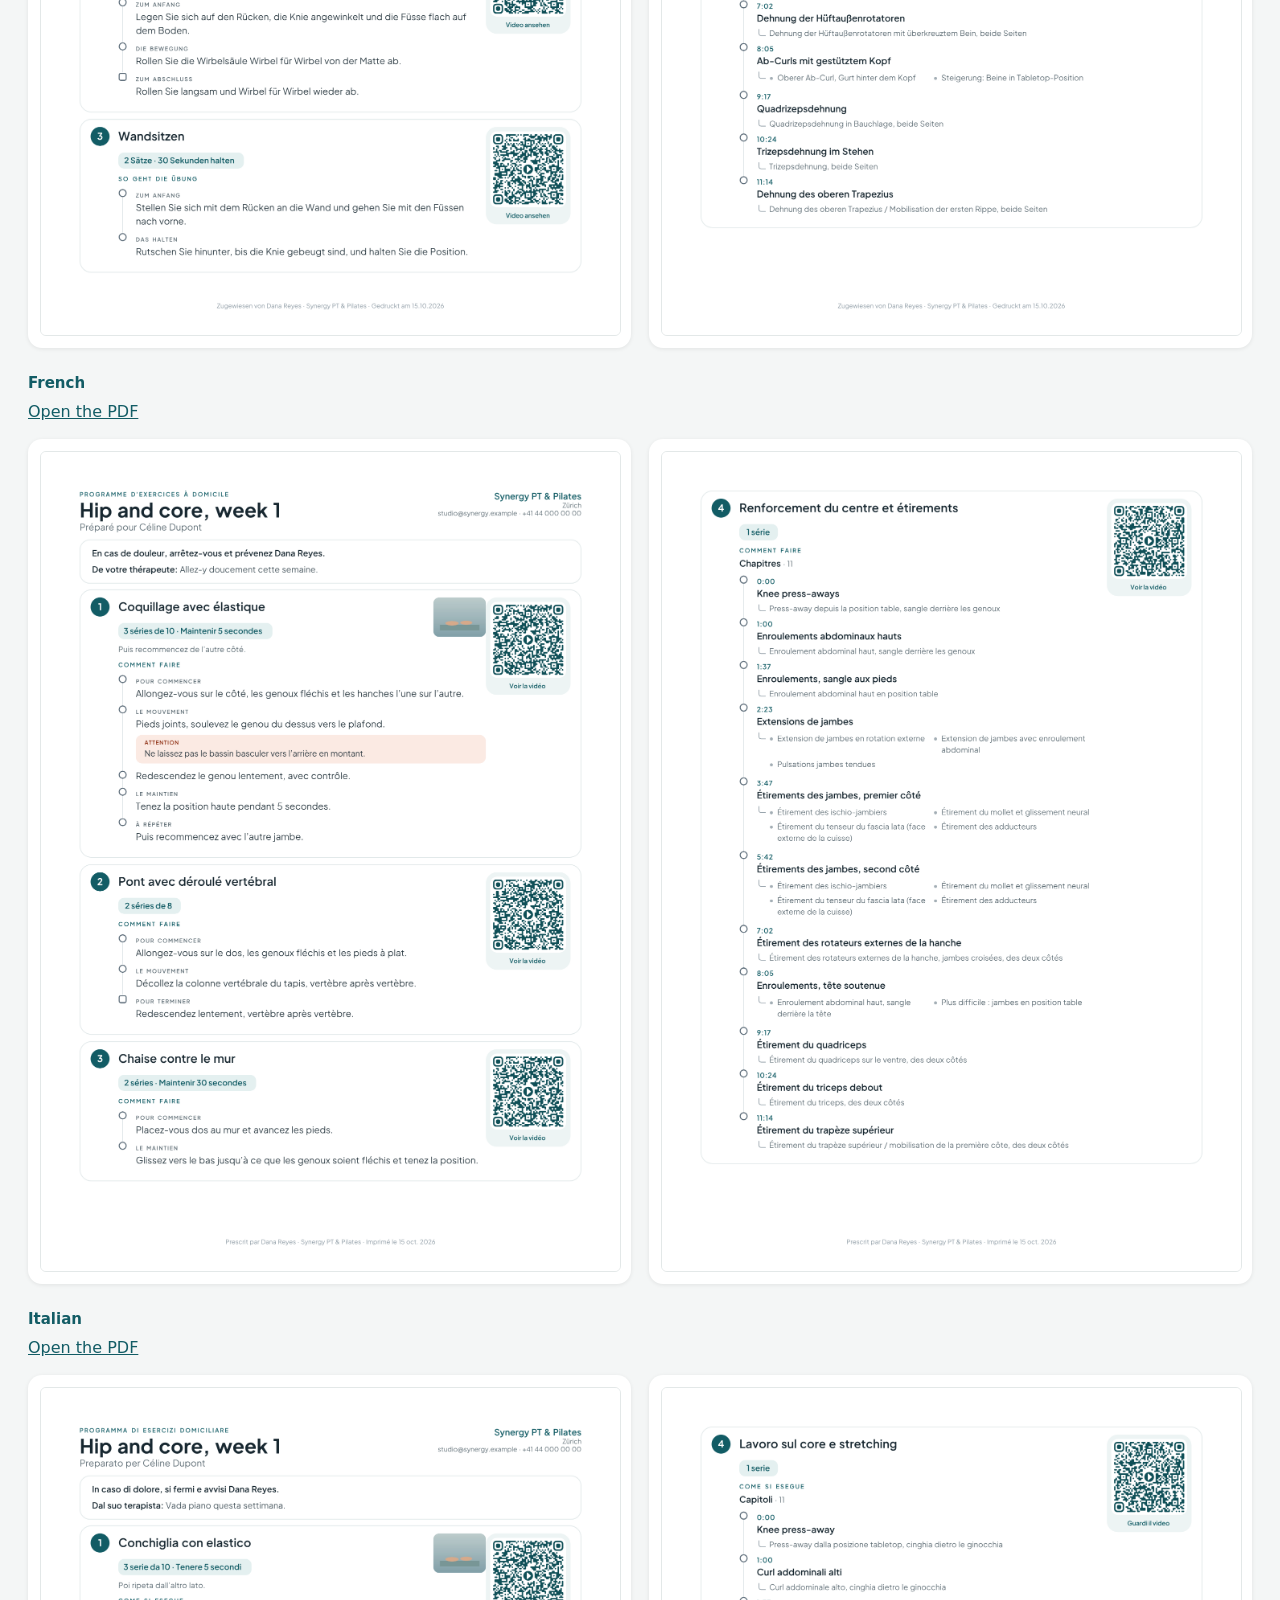
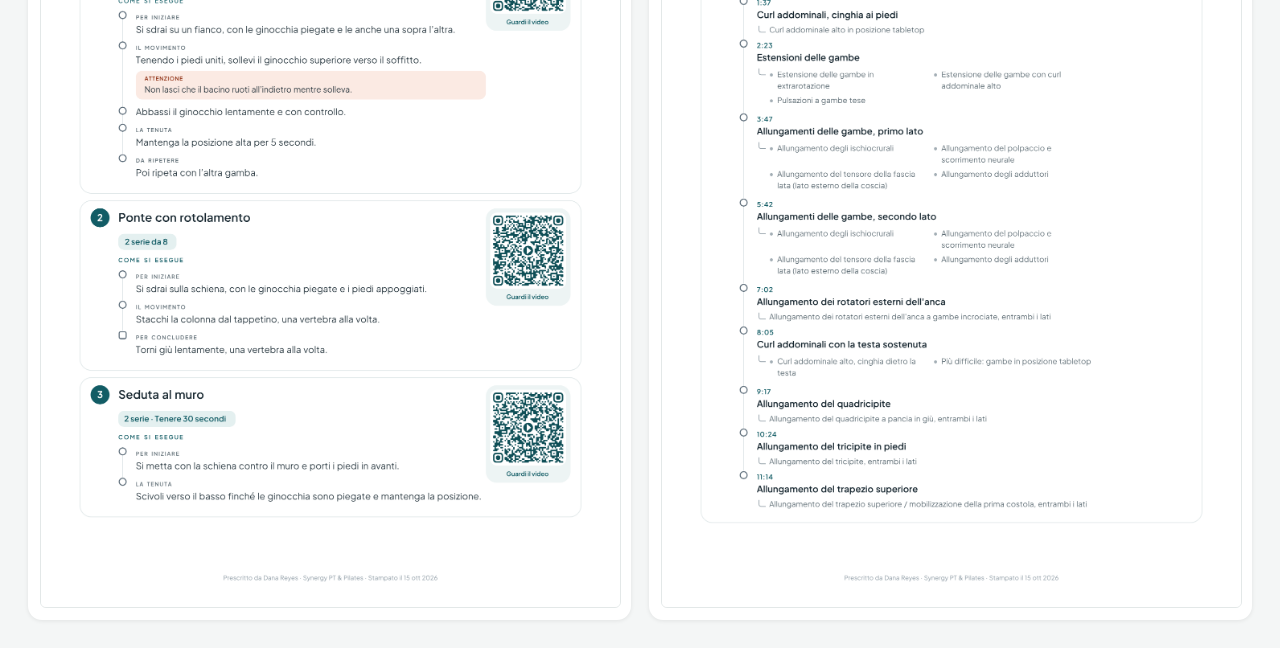
<file: sheet/index.html>
<!doctype html><html lang=en><head><meta charset=utf-8><meta name=robots content=noindex><meta name=viewport content="width=device-width,initial-scale=1"><title>Printed sheet, site style</title><style>
body{font-family:-apple-system,system-ui,sans-serif;margin:0;padding:28px;background:#f4f6f6;color:#1b1b1b}
h1{font-size:22px;margin:0 0 4px}p{color:#555;margin:0 0 18px}a{color:#125c65}
h2{font-size:15px;color:#125c65;margin:26px 0 10px}
.g{display:grid;grid-template-columns:1fr 1fr;gap:18px}
figure{margin:0;background:#fff;border-radius:14px;padding:12px;box-shadow:0 1px 4px rgba(0,0,0,.08)}
img{width:100%;display:block;border-radius:6px;border:1px solid #e3e8e8}
@media(max-width:900px){.g{grid-template-columns:1fr}}
</style></head><body>
<h1>Printed sheet, round 3 (15 Oct)</h1><p>Exercises in columns, more room at the bottom of each box, Plus Jakarta Sans throughout. See the <a href=../web/>web page</a> with the same chapter spine.</p>
<h2>English</h2><p><a href=sheet-en.pdf>Open the PDF</a></p><div class=g><figure><a href=sheet-en-p1.png><img src=sheet-en-p1.png></a></figure><figure><a href=sheet-en-p2.png><img src=sheet-en-p2.png></a></figure></div>
<h2>German</h2><p><a href=sheet-de.pdf>Open the PDF</a></p><div class=g><figure><a href=sheet-de-p1.png><img src=sheet-de-p1.png></a></figure><figure><a href=sheet-de-p2.png><img src=sheet-de-p2.png></a></figure></div>
<h2>French</h2><p><a href=sheet-fr.pdf>Open the PDF</a></p><div class=g><figure><a href=sheet-fr-p1.png><img src=sheet-fr-p1.png></a></figure><figure><a href=sheet-fr-p2.png><img src=sheet-fr-p2.png></a></figure></div>
<h2>Italian</h2><p><a href=sheet-it.pdf>Open the PDF</a></p><div class=g><figure><a href=sheet-it-p1.png><img src=sheet-it-p1.png></a></figure><figure><a href=sheet-it-p2.png><img src=sheet-it-p2.png></a></figure></div>
</body></html>
</file>
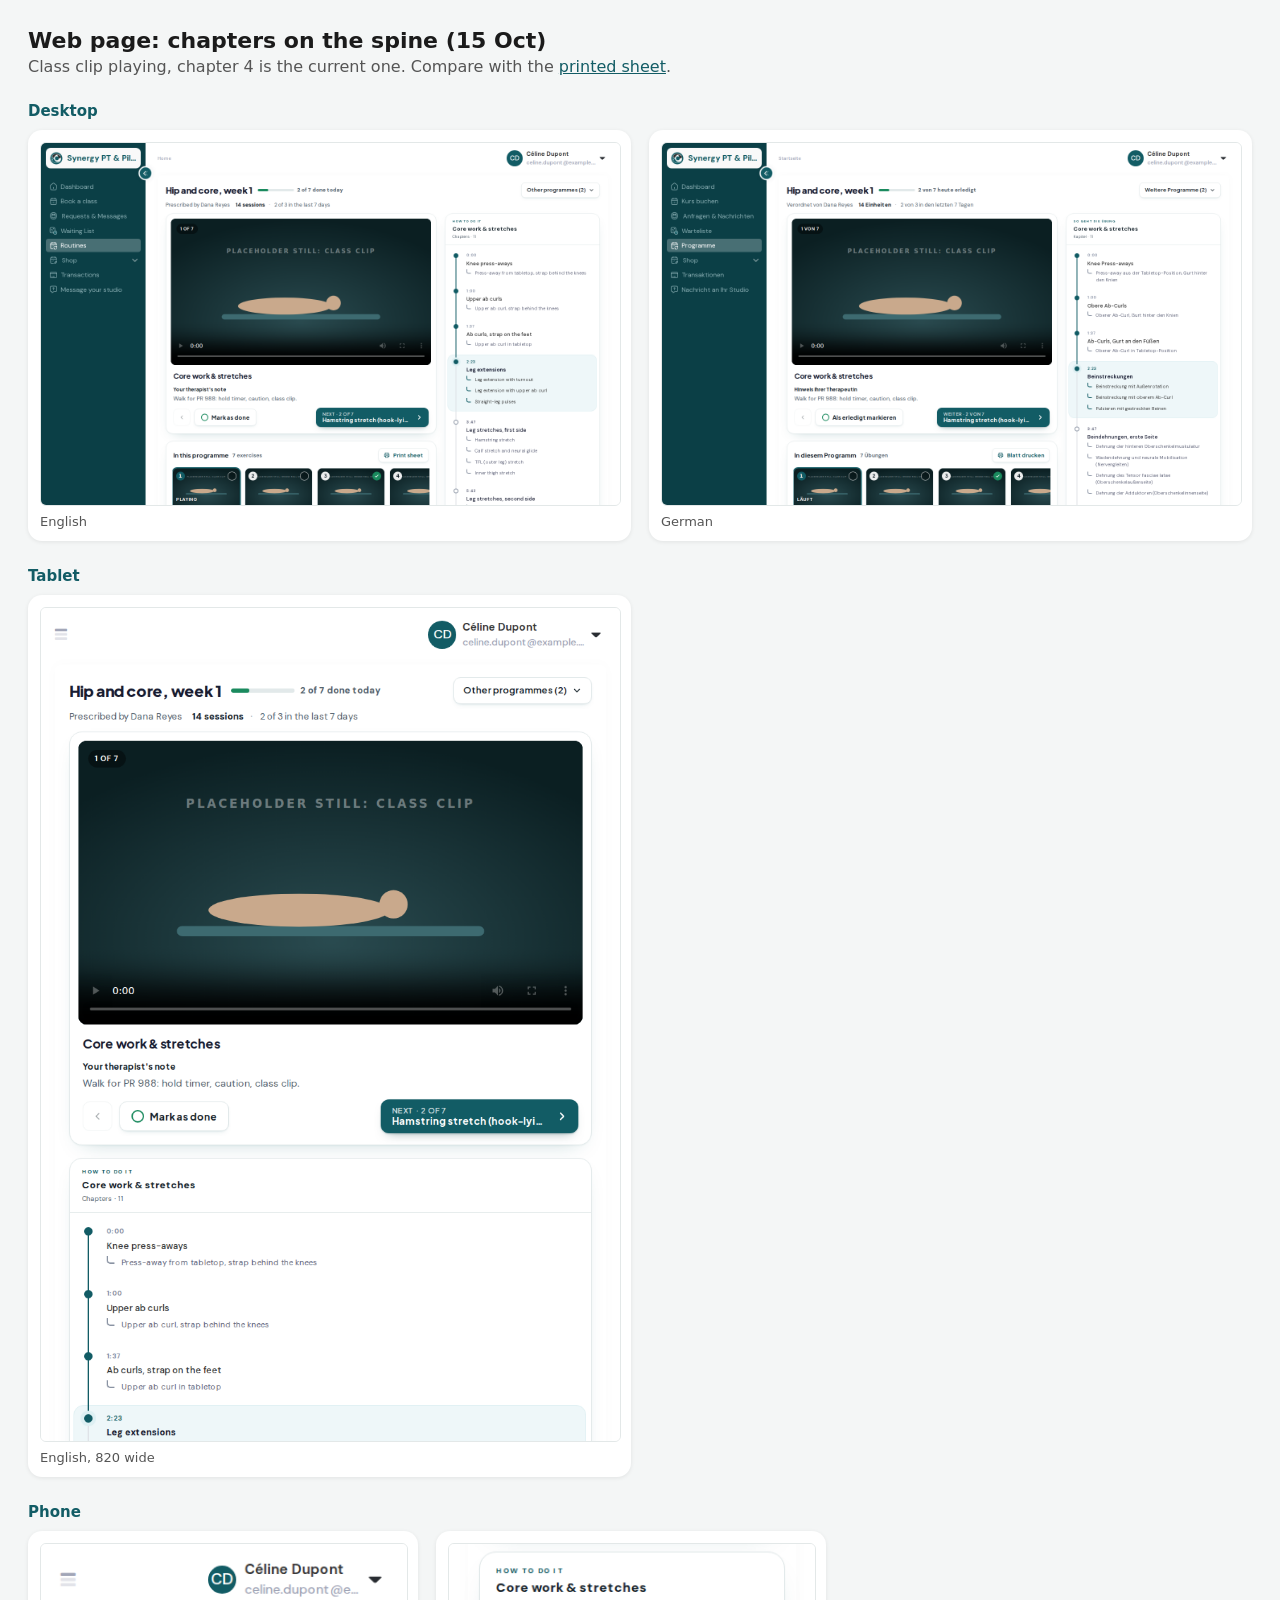
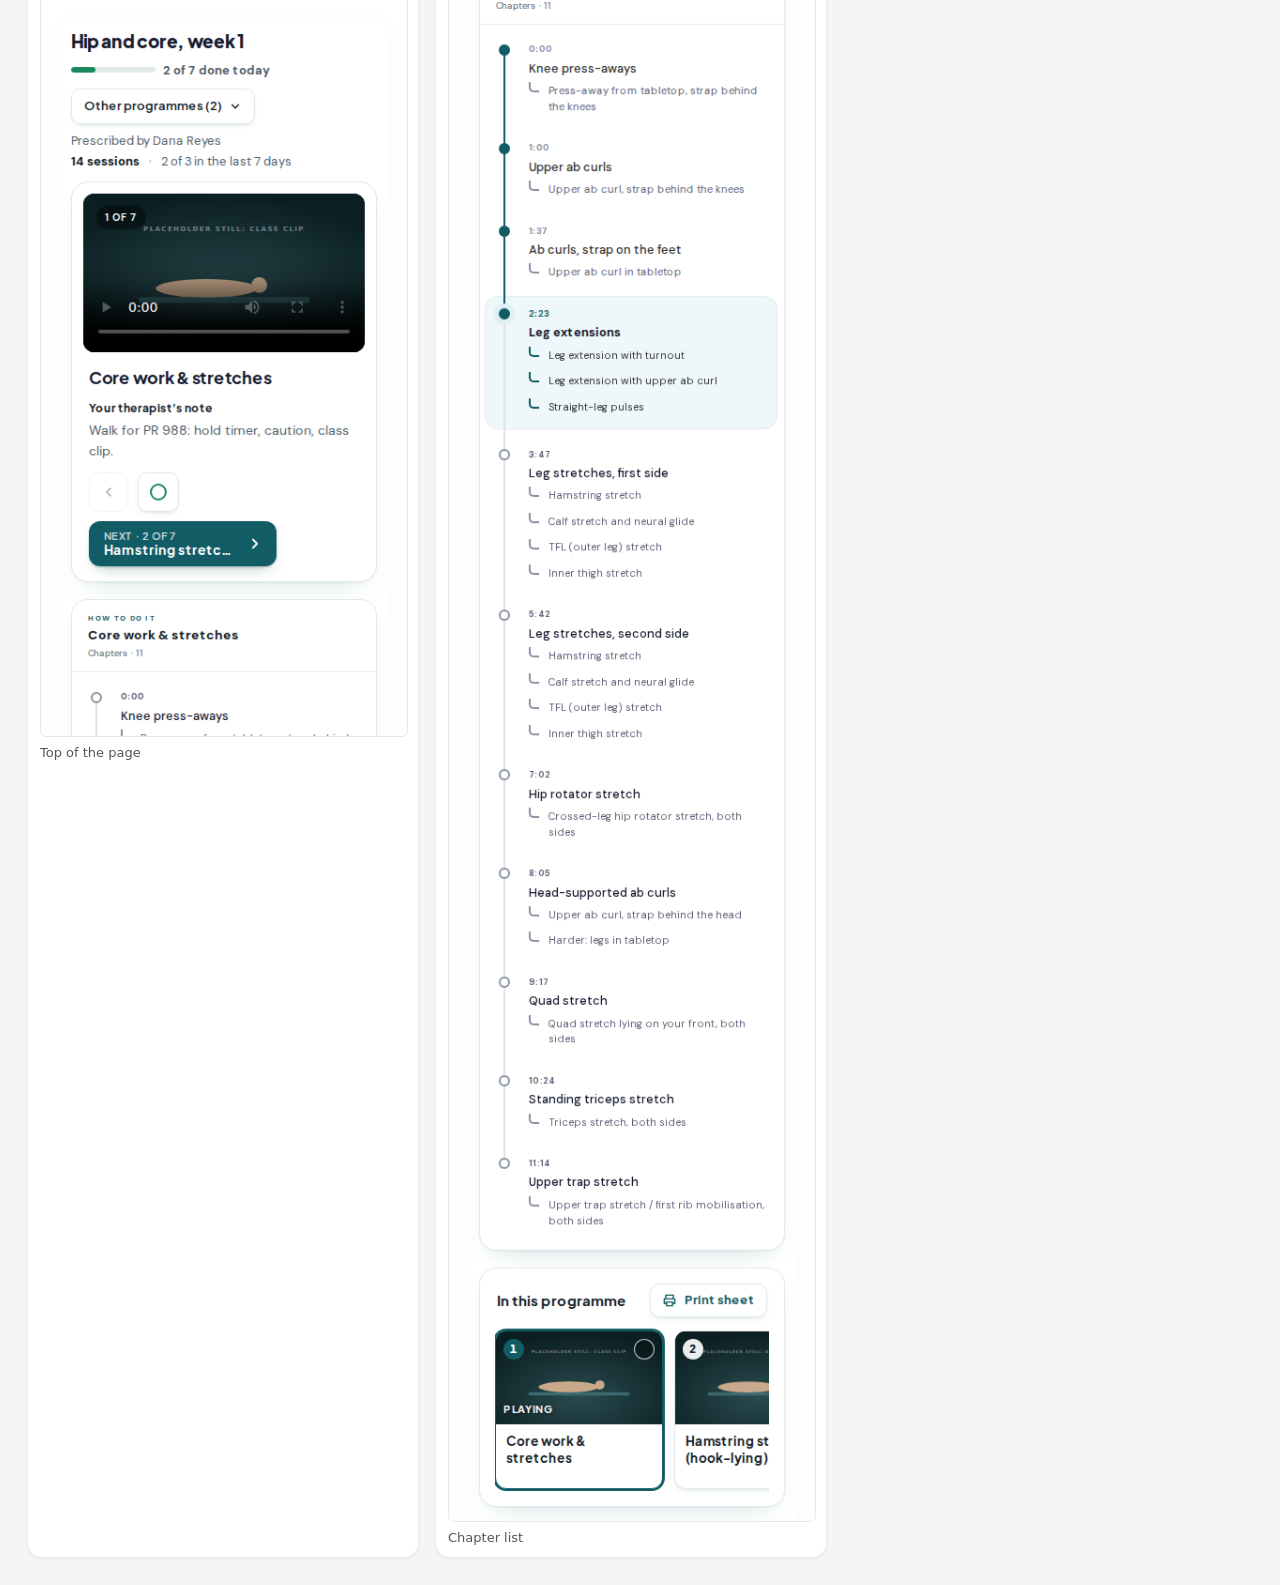
<file: web/index.html>
<!doctype html><html lang=en><head><meta charset=utf-8><meta name=robots content=noindex><meta name=viewport content="width=device-width,initial-scale=1"><title>Printed sheet, site style</title><style>
body{font-family:-apple-system,system-ui,sans-serif;margin:0;padding:28px;background:#f4f6f6;color:#1b1b1b}
h1{font-size:22px;margin:0 0 4px}p{color:#555;margin:0 0 18px}a{color:#125c65}
h2{font-size:15px;color:#125c65;margin:26px 0 10px}
.g{display:grid;grid-template-columns:1fr 1fr;gap:18px}
figure{margin:0;background:#fff;border-radius:14px;padding:12px;box-shadow:0 1px 4px rgba(0,0,0,.08)}
img{width:100%;display:block;border-radius:6px;border:1px solid #e3e8e8}
@media(max-width:900px){.g{grid-template-columns:1fr}}
figcaption{font-size:13px;color:#555;margin-top:8px}.p{display:grid;grid-template-columns:repeat(2,minmax(0,390px));gap:18px}</style></head><body>
<h1>Web page: chapters on the spine (15 Oct)</h1><p>Class clip playing, chapter 4 is the current one. Compare with the <a href=../sheet/>printed sheet</a>.</p>
<h2>Desktop</h2><div class=g>
<figure><a href=desk.png><img src=desk.png></a><figcaption>English</figcaption></figure>
<figure><a href=desk-de.png><img src=desk-de.png></a><figcaption>German</figcaption></figure>
</div>
<h2>Tablet</h2><div class=g>
<figure><a href=tablet.png><img src=tablet.png></a><figcaption>English, 820 wide</figcaption></figure>
</div>
<h2>Phone</h2><div class=p>
<figure><a href=phone.png><img src=phone.png></a><figcaption>Top of the page</figcaption></figure>
<figure><a href=phone-list.png><img src=phone-list.png></a><figcaption>Chapter list</figcaption></figure>
</div>
</body></html>
</file>
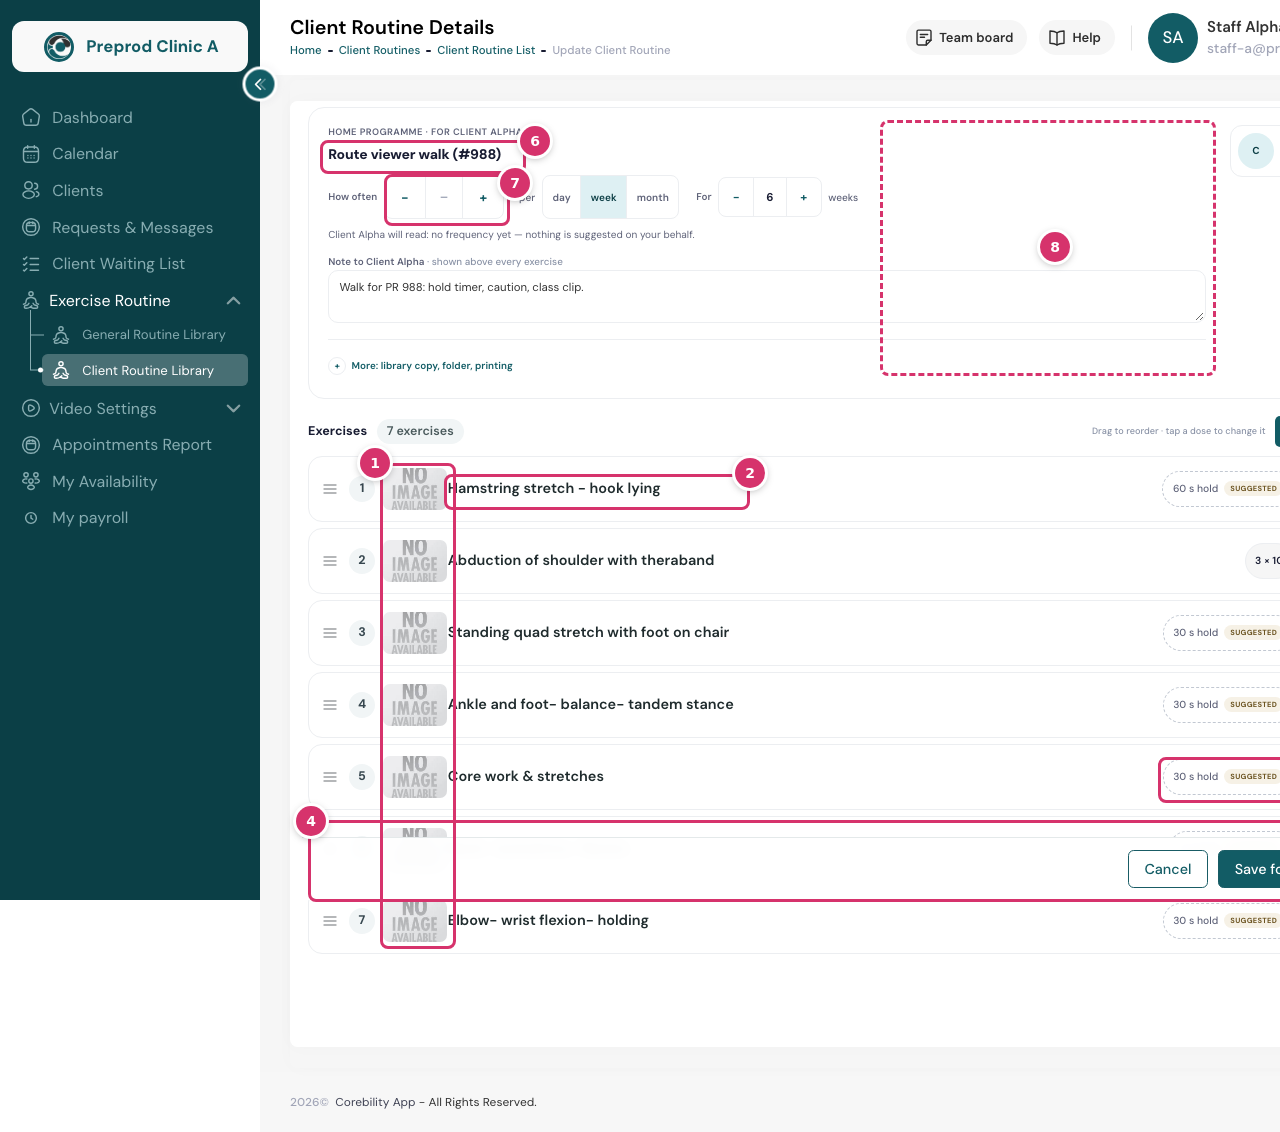
<file: annotate.html>
<!doctype html><meta charset="utf-8"><style>
body{margin:0;position:relative;font:700 14px system-ui}
img{display:block}
.m{position:absolute;width:30px;height:30px;border-radius:50%;background:#d6336c;color:#fff;display:grid;place-items:center;box-shadow:0 0 0 3px #fff,0 2px 8px rgba(0,0,0,.4)}
.box{position:absolute;border:3px solid #d6336c;border-radius:8px}
</style>
<img src="builder/staff-builder-desktop.png">
<div class="box" style="left:380px;top:463px;width:70px;height:480px"></div><div class="m" style="left:360px;top:448px">1</div>
<div class="box" style="left:444px;top:474px;width:300px;height:30px"></div><div class="m" style="left:735px;top:458px">2</div>
<div class="box" style="left:1158px;top:757px;width:140px;height:40px"></div><div class="m" style="left:1290px;top:740px">3</div>
<div class="box" style="left:308px;top:820px;width:1088px;height:76px"></div><div class="m" style="left:296px;top:806px">4</div>
<div class="box" style="left:1300px;top:470px;width:40px;height:470px"></div><div class="m" style="left:1335px;top:455px">5</div>
<div class="box" style="left:320px;top:140px;width:200px;height:28px"></div><div class="m" style="left:520px;top:126px">6</div>
<div class="box" style="left:384px;top:174px;width:120px;height:46px"></div><div class="m" style="left:500px;top:168px">7</div>
<div class="box" style="left:880px;top:120px;width:330px;height:250px;border-style:dashed"></div><div class="m" style="left:1040px;top:232px">8</div>
</file>
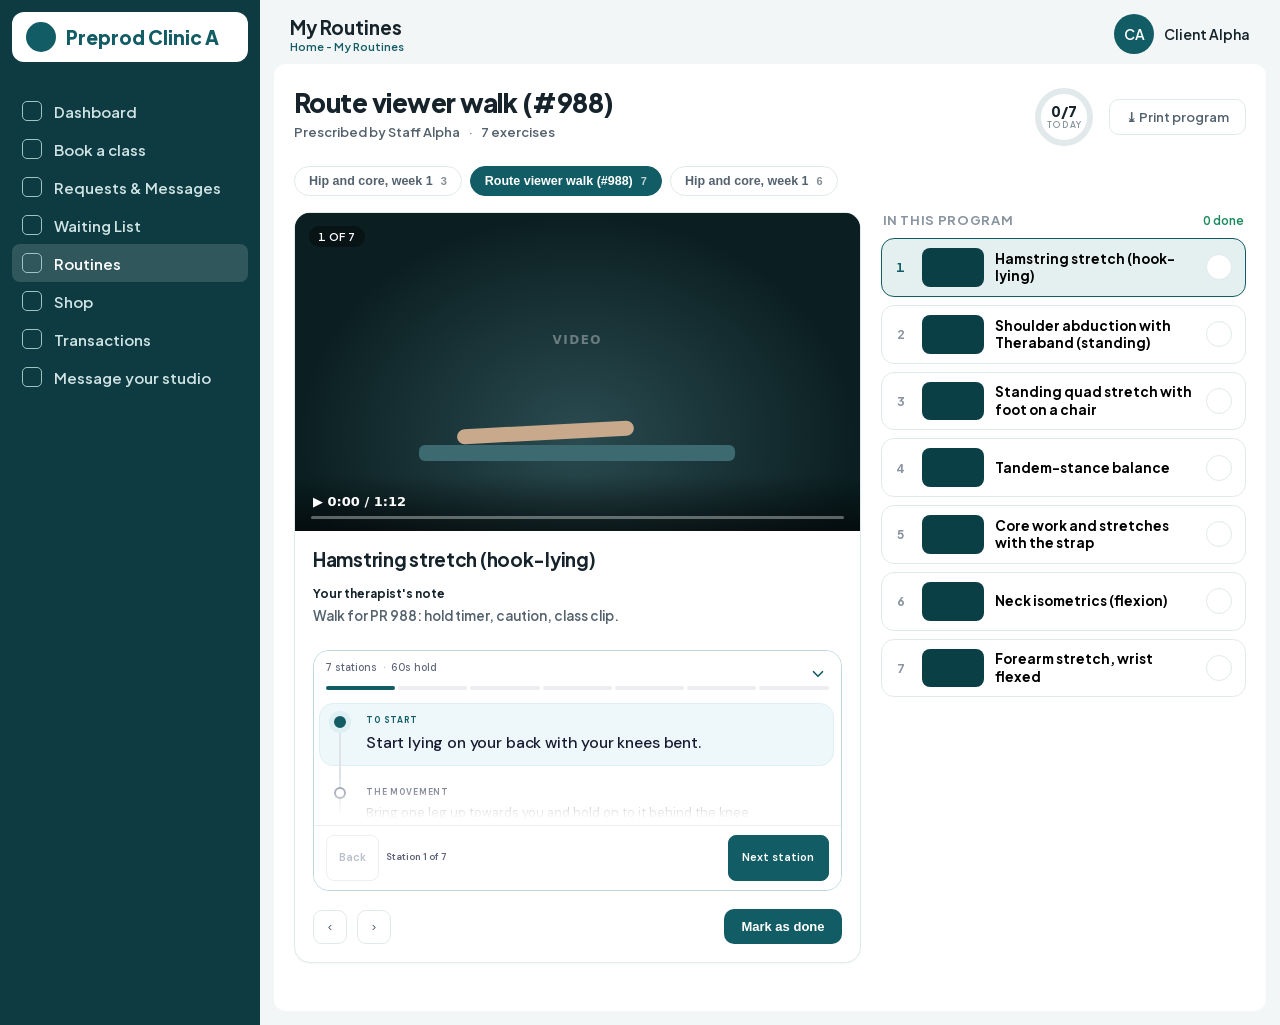
<file: page.html>
<!doctype html>
<html lang="en">
<head>
<meta charset="utf-8">
<meta name="viewport" content="width=device-width, initial-scale=1">
<title>#1115 desktop programme page: layout options</title>
<!--
  Mockup harness. hp.css is lines 3760-4335 of public/custom/css/custom.css at
  052701e6 (the rig commit); route-viewer.css/.js are byte copies from the same
  commit; routes.json is App\Services\RouteViewerService output over the walk
  clips' real classified steps. The portal chrome (sidebar, header) is a
  stand-in. Query params pick the variant: layout, root, cc, route.
-->
<link rel="stylesheet" href="assets/fonts/plus-jakarta-sans.css">
<link rel="stylesheet" href="assets/fonts/dm-sans.css">
<link rel="stylesheet" href="assets/hp.css">
<link rel="stylesheet" href="assets/route-viewer.css">
<style>
  /* The theme's root size: style.bundle.css sets html { font-size: 12px !important }. */
  html { font-size: 12px; }
  html[data-root="14"] { font-size: 14px; }
  html[data-root="16"] { font-size: 16px; }
  body { margin: 0; font-family: 'Plus Jakarta Sans', system-ui, sans-serif; background: #f3f6f6; }
  * { box-sizing: border-box; }

  /* ---- portal chrome stand-in ---- */
  .app { display: grid; grid-template-columns: 260px 1fr; min-height: 100vh; }
  .app.nav-mini { grid-template-columns: 76px 1fr; }
  .side { background: #0e3b41; color: #cfe3e4; padding: 12px; }
  .brand { background: #fff; border-radius: 12px; height: 50px; display: flex; align-items: center; gap: 10px; padding: 0 14px; color: #125c65; font-weight: 800; font-size: 19px; }
  .brand i { width: 30px; height: 30px; border-radius: 50%; background: #125c65; display: inline-block; flex: none; }
  .nav { list-style: none; margin: 30px 0 0; padding: 0; font-size: 15px; }
  .nav li { padding: 9px 10px; border-radius: 8px; display: flex; gap: 12px; align-items: center; }
  .nav li::before { content: ""; width: 18px; height: 18px; border: 1.6px solid #9fc3c6; border-radius: 5px; flex: none; }
  .nav li.on { background: rgba(255,255,255,.14); color: #fff; }
  .nav-mini .brand span, .nav-mini .nav li span { display: none; }
  .nav-mini .brand { justify-content: center; padding: 0; }
  .nav-mini .nav li { justify-content: center; }
  .top { display: flex; justify-content: space-between; align-items: center; padding: 14px 30px 10px; }
  .top h1 { font-size: 19px; margin: 0; font-weight: 700; color: #16232b; }
  .top small { font-size: 11px; color: #125c65; }
  .who { display: flex; gap: 10px; align-items: center; font-size: 14px; color: #16232b; }
  .who i { width: 40px; height: 40px; border-radius: 50%; background: #125c65; color: #fff; font-style: normal; display: grid; place-items: center; }
  .card { background: #fff; margin: 0 14px 14px; border-radius: 12px; min-height: calc(100vh - 80px); }

  /* ---- a video still stand-in (no media on this box) ---- */
  .hp-video { background: radial-gradient(ellipse at 50% 70%, #2a4b50 0, #0b1f22 70%); position: relative; }
  .fake-video { position: relative; }
  .fake-video .figure { position: absolute; left: 22%; right: 22%; bottom: 22%; height: 16%; }
  .fake-video .figure::before { content: ""; position: absolute; inset: 70% 0 0 0; background: #3d6a70; border-radius: 6px; }
  .fake-video .figure::after { content: ""; position: absolute; left: 12%; width: 56%; top: 30%; height: 30%; background: #c9a98c; border-radius: 40px; transform: rotate(-3deg); }
  .fake-video .ctrl { position: absolute; left: 0; right: 0; bottom: 0; height: 56px; background: linear-gradient(transparent, rgba(0,0,0,.6)); }
  .fake-video .ctrl::before { content: "▶  0:00 / 1:12"; position: absolute; left: 18px; bottom: 22px; color: #fff; font: 600 13px system-ui; }
  .fake-video .ctrl::after { content: ""; position: absolute; left: 16px; right: 16px; bottom: 12px; height: 3px; background: rgba(255,255,255,.35); border-radius: 2px; }
  .vlabel { position: absolute; left: 50%; top: 40%; transform: translate(-50%,-50%); color: rgba(255,255,255,.35); font: 600 12px system-ui; letter-spacing: .12em; text-transform: uppercase; }

  /* ---- layout variants ---- */
  /* B, D: watch & read side by side */
  [data-layout="side"] .hp-split, [data-layout="focus"] .hp-split { grid-template-columns: minmax(0, 1.75fr) minmax(330px, 1fr); }
  [data-layout="side"] .col-route, [data-layout="focus"] .col-route { position: sticky; top: 12px; }
  /* A: theatre */
  [data-layout="theatre"] .hp-split { display: block; }
  [data-layout="theatre"] .hp-video { max-height: 64vh; }
  /* C: slim rail */
  [data-layout="rail"] .hp-split { grid-template-columns: 84px minmax(0, 1fr); }

  /* the filmstrip: the programme list as one row above the player */
  .strip { display: flex; gap: 8px; margin: 2px 0 14px; overflow: hidden; }
  .strip button { flex: 1 1 0; min-width: 0; display: flex; align-items: center; gap: 8px; padding: 6px 8px 6px 6px; border: 1px solid var(--hp-hairline); background: #fff; border-radius: 12px; font: 600 12px/1.25 'Plus Jakarta Sans', sans-serif; color: var(--hp-ink); text-align: left; cursor: pointer; }
  .strip button[aria-current="true"] { border-color: var(--hp-brand); background: var(--hp-brand-wash); }
  .strip .th { width: 44px; height: 30px; border-radius: 6px; background: #0e3b41; flex: none; position: relative; }
  .strip .n { position: absolute; left: 3px; top: 2px; color: #fff; font-size: 10px; font-weight: 800; }
  .strip .t { overflow: hidden; display: -webkit-box; -webkit-line-clamp: 2; -webkit-box-orient: vertical; }
  .strip .tk { width: 14px; height: 14px; border: 1.6px solid var(--hp-hairline); border-radius: 50%; flex: none; margin-left: auto; }
  .strip button.done .tk { background: var(--hp-done); border-color: var(--hp-done); }

  /* the rail */
  .rail { display: flex; flex-direction: column; gap: 8px; }
  .rail button { position: relative; height: 62px; border-radius: 12px; border: 1px solid var(--hp-hairline); background: #0e3b41; cursor: pointer; }
  .rail button[aria-current="true"] { outline: 3px solid var(--hp-brand); outline-offset: 2px; }
  .rail b { position: absolute; left: 6px; top: 4px; color: #fff; font: 800 12px 'Plus Jakarta Sans'; }
  .rail .tk { position: absolute; right: 5px; bottom: 5px; width: 14px; height: 14px; border-radius: 50%; border: 1.6px solid rgba(255,255,255,.7); }
  .rail-more { font: 600 11px 'Plus Jakarta Sans'; color: var(--hp-ink-soft); text-align: center; padding-top: 2px; }
  .rail-tip { position: absolute; left: 76px; top: 8px; white-space: nowrap; background: #16232b; color: #fff; font: 600 12px 'Plus Jakarta Sans'; padding: 7px 10px; border-radius: 8px; z-index: 3; }

  /* compact head for D */
  .head-row { display: flex; align-items: center; gap: 14px; margin-bottom: 12px; }
  .head-row .hp-title { margin: 0; font-size: 20px; }
  .head-row .grow { flex: 1; }
  .listbtn { display: inline-flex; gap: 8px; align-items: center; padding: 8px 12px; border: 1px solid var(--hp-hairline); border-radius: 10px; font: 600 13px 'Plus Jakarta Sans'; background: #fff; color: var(--hp-ink); }
  .mini-ring { font: 800 13px 'Plus Jakarta Sans'; color: var(--hp-ink-soft); }

  /* the route as a column: always open, no chevron */
  .rv.always .rv-expand { display: none; }
  .col-route .rv-frame { max-height: calc(100vh - 150px); }

  /* ---- CC variants ---- */
  [data-cc="compact"] .hp-cc-menu { width: 168px; padding: 6px; top: 50px; border-radius: 12px; }
  [data-cc="compact"] .hp-cc-menu-head { display: none; }
  [data-cc="compact"] .hp-cc-opt { min-height: 36px; padding: 6px 10px; font-size: 13px; border-radius: 8px; }
  .cc-toggle { position: absolute; right: 12px; top: 12px; display: inline-flex; align-items: center; gap: 7px; padding: 6px 11px; border-radius: 999px; background: rgba(0,0,0,.45); color: #fff; font: 700 12px 'Plus Jakarta Sans'; border: 0; }
  .cc-toggle .sw { width: 26px; height: 15px; border-radius: 9px; background: rgba(255,255,255,.35); position: relative; }
  .cc-toggle .sw::after { content: ""; position: absolute; left: 2px; top: 2px; width: 11px; height: 11px; border-radius: 50%; background: #fff; }
  .cc-toggle.on .sw { background: #3fb68b; } .cc-toggle.on .sw::after { left: 13px; }


  /* ---- v2: focus with the playlist under the video (2026-10-12) ---- */
  html[data-root="13"] { font-size: 13px; }
  [data-layout="focus2"] .hp-wrap { max-width: 1600px !important; }
  .f2 { display: grid; grid-template-columns: minmax(0, 1.75fr) minmax(340px, 1fr); grid-template-areas: "player route" "list route"; gap: 18px 22px; align-items: start; }
  .f2 > .hp-player { grid-area: player; }
  .f2 > .col-route { grid-area: route; position: sticky; top: 12px; }
  .f2 > .plist { grid-area: list; min-width: 0; }
  .f2 .hp-player-body { padding: 14px 4px 0; }
  .plist-head { display: flex; align-items: baseline; gap: 10px; margin: 0 2px 10px; }
  .plist-head h2 { margin: 0; font: 700 15px/1.2 'Plus Jakarta Sans'; color: var(--hp-ink); }
  .plist-head span { font: 600 13px 'Plus Jakarta Sans'; color: var(--hp-ink-soft); }
  .plist-row { display: grid; grid-auto-flow: column; grid-auto-columns: minmax(168px, 1fr); gap: 12px; overflow-x: auto; scroll-snap-type: x mandatory; padding: 2px 2px 8px; }
  .pcard { scroll-snap-align: start; border: 1px solid var(--hp-hairline); border-radius: 12px; background: #fff; padding: 0; text-align: left; cursor: pointer; overflow: hidden; font-family: 'Plus Jakarta Sans'; }
  .pcard[aria-current="true"] { border-color: var(--hp-brand); box-shadow: 0 0 0 2px var(--hp-brand); }
  .pcard .pth { aspect-ratio: 16/9; background: radial-gradient(ellipse at 50% 70%, #2a4b50 0, #0b1f22 75%); position: relative; display: block; }
  .pcard .pn { position: absolute; left: 8px; top: 8px; min-width: 22px; height: 22px; border-radius: 11px; background: rgba(255,255,255,.92); color: var(--hp-ink); font: 800 12px/22px 'Plus Jakarta Sans'; text-align: center; padding: 0 6px; }
  .pcard[aria-current="true"] .pn { background: var(--hp-brand); color: #fff; }
  .pcard .pnow { position: absolute; left: 8px; bottom: 8px; color: #fff; font: 700 11px 'Plus Jakarta Sans'; letter-spacing: .06em; text-transform: uppercase; }
  .pcard .ptk { position: absolute; right: 8px; top: 8px; width: 22px; height: 22px; border-radius: 50%; background: var(--hp-done); color: #fff; display: grid; place-items: center; font: 800 12px system-ui; }
  .pcard .pt { display: block; padding: 9px 11px 2px; font: 700 13.5px/1.3 'Plus Jakarta Sans'; color: var(--hp-ink); overflow: hidden; display: -webkit-box; -webkit-line-clamp: 2; -webkit-box-orient: vertical; min-height: calc(13.5px * 1.3 * 2 + 11px); }
  .pcard .pd { display: block; padding: 0 11px 10px; font: 600 12px 'Plus Jakarta Sans'; color: var(--hp-ink-soft); }
  .pcard.done .pt { color: var(--hp-ink-soft); }
  .f2head { display: flex; align-items: center; gap: 12px; flex-wrap: wrap; margin-bottom: 14px; }
  .f2head .hp-title { margin: 0; font-size: 22px; }
  .f2head .grow { flex: 1; }
  .f2head .prog { display: inline-flex; align-items: center; gap: 8px; font: 700 13px 'Plus Jakarta Sans'; color: var(--hp-ink-soft); }
  .f2head .prog i { width: 90px; height: 6px; border-radius: 3px; background: var(--hp-hairline); position: relative; overflow: hidden; }
  .f2head .prog i::after { content: ""; position: absolute; inset: 0 auto 0 0; width: 28%; background: var(--hp-done); }
  [data-text="up"] .rv { --rv-step: 1.5rem; }
  [data-text="up"] .hp-ex-name { font-size: 1.75rem; }
  [data-text="up"] .hp-cue { font-size: 14px; }
  @media (max-width: 1100px) {
    .f2 { grid-template-columns: minmax(0, 1fr); grid-template-areas: "player" "route" "list"; }
    .f2 > .col-route { position: static; }
    .f2 .col-route .rv-frame { max-height: none; }
  }
  @media (max-width: 700px) {
    .app, .app.nav-mini { grid-template-columns: minmax(0, 1fr); }
    .side { display: none; }
    .top { padding: 12px 14px 8px; }
    .card { margin: 0; border-radius: 0; }
    .f2head .hp-title { font-size: 19px; flex-basis: 100%; }
    .plist-row { grid-auto-columns: 62%; }
  }

  @media (max-width: 599px) {
    [data-cc="compact"] .hp-cc-menu { position: absolute; inset: 50px 12px auto auto; width: 168px; height: auto; max-height: none; transform: none; border-radius: 12px; box-shadow: 0 8px 24px rgba(0,0,0,.25); }
    [data-cc="compact"] .hp-cc-opt { min-height: 44px; font-size: 15px; }
  }

  /* ---- v3 (2026-10-12 pm): cards, full-height steps, menu as rounded options, audio ---- */
  [data-layout="focus2"] .f2 { align-items: stretch; }
  [data-layout="focus2"] .hp-player { padding: 12px; border-radius: 18px; border: 1px solid var(--hp-hairline); box-shadow: 0 1px 2px rgba(18,92,101,.05), 0 12px 30px -20px rgba(18,92,101,.35); }
  [data-layout="focus2"] .hp-stage { border-radius: 12px; overflow: visible; }
  [data-layout="focus2"] .hp-stage .hp-video { border-radius: 12px; }
  [data-layout="focus2"] .fake-video .ctrl { border-radius: 0 0 12px 12px; }
  [data-layout="focus2"] .f2 .hp-player-body { padding: 16px 6px 4px; gap: 12px; }
  [data-layout="focus2"] .plist { background: #fff; border: 1px solid var(--hp-hairline); border-radius: 18px; padding: 16px 16px 10px; box-shadow: 0 1px 2px rgba(18,92,101,.05), 0 12px 30px -20px rgba(18,92,101,.35); }
  [data-layout="focus2"] .f2 > .col-route { position: static; }
  [data-layout="focus2"] .col-route .rv { position: sticky; top: 12px; height: min(100%, calc(100vh - 140px)); display: block; }
  [data-layout="focus2"] .col-route .rv-frame { height: 100%; max-height: none; border-radius: 18px; }
  [data-layout="focus2"] .rv .rv-say, [data-layout="focus2"] .rv .rv-branch { max-width: none !important; }
  /* menu: subtitles + audio, each option its own rounded rectangle */
  [data-cc="compact"] .hp-cc-menu { width: 220px; padding: 10px; top: 50px; border-radius: 14px; }
  [data-cc="compact"] .hp-cc-menu-head { display: none; }
  .mgrp { font: 700 11px 'Plus Jakarta Sans'; letter-spacing: .08em; text-transform: uppercase; color: var(--hp-ink-faint); margin: 4px 4px 6px; }
  .mgrp + [role="radiogroup"] { margin-bottom: 10px; }
  [data-cc="compact"] .hp-cc-opt { min-height: 40px; padding: 8px 12px; font-size: 14px; border: 1px solid var(--hp-hairline) !important; border-radius: 10px; margin-bottom: 6px; justify-content: space-between; }
  [data-cc="compact"] .hp-cc-opt:last-child { margin-bottom: 0; }
  [data-cc="compact"] .hp-cc-opt::before { display: none; }
  [data-cc="compact"] .hp-cc-opt:hover { background: var(--hp-ground); }
  [data-cc="compact"] .hp-cc-opt[aria-checked="true"] { border-color: var(--hp-brand) !important; background: var(--hp-brand-wash); color: var(--hp-brand-dark); }
  [data-cc="compact"] .hp-cc-opt[aria-checked="true"]::after { content: "✓"; font-weight: 800; color: var(--hp-brand); }
  @media (max-width: 1100px) {
    [data-layout="focus2"] .col-route .rv { position: static; height: auto; }
    [data-layout="focus2"] .rv .rv-index { display: none; }
    [data-layout="focus2"] .col-route .rv-frame { height: auto; max-height: calc(100svh - 24px); }
  }
  @media (max-width: 900px) {
    .app, .app.nav-mini { grid-template-columns: minmax(0, 1fr); }
    .side { display: none; }
    .card { margin: 0; border-radius: 0; }
    .top { padding: 12px 16px 8px; }
  }


  /* ---- v4 (2026-10-12 eve): chip menu, next button, print in the list card, fuller tablet ---- */
  [data-cc="compact"] .hp-cc-menu { width: auto; min-width: 0; padding: 10px 12px; }
  .mrow { display: flex; align-items: center; gap: 8px; }
  .mrow + .mrow { margin-top: 8px; }
  .mrow .mgrp { margin: 0; width: 78px; flex: none; }
  .mrow [role="radiogroup"] { display: flex; gap: 6px; margin: 0 !important; }
  [data-cc="compact"] .mrow .hp-cc-opt { width: auto; min-height: 34px; padding: 6px 12px; margin: 0; font-size: 13px; white-space: nowrap; }
  [data-cc="compact"] .mrow .hp-cc-opt[aria-checked="true"]::after { content: none; }
  .f2-actions { display: flex; align-items: center; gap: 10px; flex-wrap: wrap; }
  .f2-actions .sp { flex: 1; }
  .btn-o { display: inline-flex; align-items: center; gap: 8px; min-height: 42px; padding: 0 16px; border-radius: 10px; border: 1px solid var(--hp-hairline); background: #fff; color: var(--hp-ink); font: 700 14px 'Plus Jakarta Sans'; box-shadow: 0 1px 2px rgba(18,92,101,.06); cursor: pointer; }
  .btn-o.icon { width: 42px; padding: 0; justify-content: center; }
  .btn-o .ck { width: 18px; height: 18px; border-radius: 50%; border: 2px solid var(--hp-done); }
  .btn-next { display: inline-flex; align-items: center; gap: 12px; min-height: 48px; padding: 6px 14px 6px 16px; border-radius: 12px; border: 0; background: var(--hp-brand); color: #fff; text-align: left; cursor: pointer; font-family: 'Plus Jakarta Sans'; }
  .btn-next small { display: block; font: 600 11px/1.2 'Plus Jakarta Sans'; opacity: .75; letter-spacing: .04em; text-transform: uppercase; }
  .btn-next b { display: block; font: 700 14px/1.25 'Plus Jakarta Sans'; max-width: 22ch; white-space: nowrap; overflow: hidden; text-overflow: ellipsis; }
  .btn-next i { font-style: normal; font-size: 20px; }
  .plist-head { align-items: center; }
  .plist-head .grow { flex: 1; }
  .plist-head .btn-o { min-height: 36px; padding: 0 12px; font-size: 13px; color: var(--hp-brand); }
  @media (max-width: 1100px) {
    [data-layout="focus2"] .rv { --rv-step: 1.75rem; }
    [data-layout="focus2"] .rv .rv-say { font-size: 1.15rem; }
    [data-layout="focus2"] .rv .rv-spine > li.is-now .rv-say { font-size: var(--rv-step); }
    [data-layout="focus2"] .plist-row { grid-auto-flow: row; grid-template-columns: repeat(auto-fill, minmax(170px, 1fr)); overflow: visible; }
  }
  @media (max-width: 600px) {
    [data-layout="focus2"] .rv { --rv-step: 1.5rem; }
    [data-layout="focus2"] .rv .rv-say { font-size: 1rem; }
    [data-layout="focus2"] .plist-row { grid-auto-flow: column; grid-template-columns: none; grid-auto-columns: 62%; overflow-x: auto; }
    .btn-next b { max-width: 14ch; }
    .f2-actions .btn-o:not(.icon) span.l { display: none; }
  }

  .note-tag:empty { display: none; }
  .note-tag { position: fixed; right: 10px; bottom: 10px; background: #16232b; color: #fff; font: 600 12px system-ui; padding: 6px 10px; border-radius: 6px; opacity: .85; z-index: 9; }
</style>
</head>
<body>
<div class="app" id="app">
  <aside class="side">
    <div class="brand"><i></i><span>Preprod Clinic A</span></div>
    <ul class="nav">
      <li><span>Dashboard</span></li><li><span>Book a class</span></li><li><span>Requests &amp; Messages</span></li>
      <li><span>Waiting List</span></li><li class="on"><span>Routines</span></li><li><span>Shop</span></li>
      <li><span>Transactions</span></li><li><span>Message your studio</span></li>
    </ul>
  </aside>
  <main>
    <div class="top"><div><h1>My Routines</h1><small>Home - My Routines</small></div><div class="who"><i>CA</i>Client Alpha</div></div>
    <div class="card"><div class="hp-wrap" id="wrap"></div></div>
  </main>
</div>
<div class="note-tag" id="tag"></div>

<script src="assets/route-viewer.js"></script>
<script>
(async function () {
  var q = new URLSearchParams(location.search);
  var layout = q.get("layout") || "today";
  var root = q.get("root") || "12";
  var cc = q.get("cc") || "none";          // none | today | compact | toggle
  var route = q.get("route") || "compact"; // compact | open | desk
  var at = +(q.get("at") || 0);
  document.documentElement.dataset.root = root;
  document.body.dataset.layout = layout;
  document.body.dataset.cc = cc;
  document.body.dataset.text = q.get("text") || "";
  if (q.get("nav") === "mini" || layout === "focus" || layout === "focus2") document.getElementById("app").classList.add("nav-mini");
  document.getElementById("tag").textContent = q.get("tag") || "";

  var data = await (await fetch("routes.json")).json();
  var clips = data.clips;
  var done = [];
  var thumbs = clips.map(function (c, i) { return c; });

  function strip() {
    return '<div class="strip">' + clips.map(function (c, i) {
      return '<button aria-current="' + (i === 0) + '" class="' + (done.indexOf(i) >= 0 ? "done" : "") + '"><span class="th"><span class="n">' + (i + 1) + '</span></span><span class="t">' + c.title + '</span><span class="tk"></span></button>';
    }).join("") + "</div>";
  }
  function rail() {
    return '<div class="rail" style="position:relative">' + clips.map(function (c, i) {
      return '<button aria-current="' + (i === 0) + '"><b>' + (i + 1) + '</b><span class="tk"></span></button>';
    }).join("") + '<div class="rail-tip">1 · ' + clips[0].title + '</div></div>';
  }
  function list() {
    return '<section><div class="hp-list-head"><h2>In this program</h2><span class="hp-tally">0 done</span></div><ul class="hp-list">' + clips.map(function (c, i) {
      return '<li><button class="hp-row" type="button" aria-current="' + (i === 0) + '"><span class="hp-num">' + (i + 1) + '</span><span class="hp-thumb"></span><span class="hp-copy"><span class="hp-ex-title">' + c.title + '</span></span><span class="hp-tick"></span></button></li>';
    }).join("") + "</ul></section>";
  }
  var ccBtn = {
    none: "",
    today: '<button type="button" class="hp-cc" aria-expanded="true"><svg viewBox="0 0 24 24" width="17" height="17"><rect x="2.5" y="5" width="19" height="14" rx="3.5" fill="none" stroke="currentColor" stroke-width="1.9"/></svg><span class="hp-cc-long">Off</span></button>' +
      '<div class="hp-cc-menu"><div class="hp-cc-menu-head"><h3 class="hp-cc-menu-title">Subtitles</h3><button type="button" class="hp-cc-close">✕</button></div><div role="radiogroup"><button type="button" role="radio" class="hp-cc-opt" aria-checked="true">Off</button><button type="button" role="radio" class="hp-cc-opt" aria-checked="false">English</button></div></div>',
    compact: '<button type="button" class="hp-cc" aria-expanded="true"><svg viewBox="0 0 24 24" width="17" height="17"><rect x="2.5" y="5" width="19" height="14" rx="3.5" fill="none" stroke="currentColor" stroke-width="1.9"/></svg><span class="hp-cc-long">EN</span></button>' +
      '<div class="hp-cc-menu"><div class="hp-cc-menu-head"></div><div class="mrow"><p class="mgrp">Subtitles</p><div role="radiogroup"><button type="button" role="radio" class="hp-cc-opt" aria-checked="true">Off</button><button type="button" role="radio" class="hp-cc-opt" aria-checked="false">English</button></div></div><div class="mrow"><p class="mgrp">Audio</p><div role="radiogroup"><button type="button" role="radio" class="hp-cc-opt" aria-checked="true">English</button><button type="button" role="radio" class="hp-cc-opt" aria-checked="false">Français</button></div></div></div>',
    toggle: '<button type="button" class="cc-toggle"><span>CC</span><span class="sw"></span></button>'
  }[cc];

  var stage = '<div class="hp-stage fake-video"><div class="hp-video" style="aspect-ratio:16/9"></div><div class="figure"></div><span class="vlabel">video</span><div class="ctrl"></div><span class="hp-stamp">1 OF 7</span>' + ccBtn + "</div>";
  var rv = document.querySelector("#rvtpl").innerHTML;
  var body = '<div class="hp-player-body"><h2 class="hp-ex-name">' + clips[at].title + '</h2><p class="hp-cue"><b>Your therapist\'s note</b><span>Walk for PR 988: hold timer, caution, class clip.</span></p>' +
    (layout === "side" || layout === "focus" || layout === "focus2" ? "" : rv) +
    '<div class="hp-actions"><button class="hp-step">‹</button><button class="hp-step">›</button><span class="hp-spacer"></span><button class="hp-btn hp-btn-primary">Mark as done</button></div></div>';
  var head = '<div class="hp-head"><div class="hp-head-main"><h1 class="hp-title">Route viewer walk (#988)</h1><p class="hp-meta"><span>Prescribed by Staff Alpha</span><span class="hp-sep">·</span><span>7 exercises</span></p></div><div class="hp-head-right"><div class="hp-ring"><svg width="62" height="62" viewBox="0 0 62 62"><circle cx="31" cy="31" r="26" fill="none" stroke="#e2e9ea" stroke-width="6"/></svg><span class="hp-ring-label">0/7<small>Today</small></span></div><a class="hp-btn hp-btn-ghost">⤓ Print program</a></div></div>';
  var pills = '<div class="hp-switcher"><button class="hp-pill"><span>Hip and core, week 1</span><span class="hp-pill-count">3</span></button><button class="hp-pill" aria-pressed="true"><span>Route viewer walk (#988)</span><span class="hp-pill-count">7</span></button><button class="hp-pill"><span>Hip and core, week 1</span><span class="hp-pill-count">6</span></button></div>';
  var html;
  if (layout === "today") {
    html = head + pills + '<div class="hp-split"><section class="hp-player">' + stage + body + "</section>" + list() + "</div>";
  } else if (layout === "theatre") {
    html = head + pills + strip() + '<section class="hp-player">' + stage + body + "</section>";
  } else if (layout === "side") {
    html = head + pills + strip() + '<div class="hp-split"><section class="hp-player">' + stage + body + '</section><div class="col-route">' + rv + "</div></div>";
  } else if (layout === "rail") {
    html = head + pills + '<div class="hp-split">' + rail() + '<section class="hp-player">' + stage + body + "</section></div>";
  } else if (layout === "focus") {
    html = '<div class="head-row"><h1 class="hp-title">Route viewer walk (#988)</h1><span class="mini-ring">0/7 today</span><span class="grow"></span><span class="listbtn">☰ 7 exercises · 1 of 7</span><a class="hp-btn hp-btn-ghost">⤓ Print</a><span class="listbtn">Hip and core, week 1 ▾</span></div>' +
      '<div class="hp-split"><section class="hp-player">' + stage + body + '</section><div class="col-route">' + rv + "</div></div>";
  } else if (layout === "focus2") {
    var doses = ["Hold 60 s", "3 sets of 10", "Hold 30 s", "Hold 30 s each side", "Follow along", "5 × hold 10 s", "Hold 30 s"];
    var doneN = +(q.get("done") || 2);
    var cards = clips.map(function (c, i) {
      var d = i < doneN && i !== at;
      return '<button class="pcard' + (d ? " done" : "") + '" aria-current="' + (i === at) + '"><span class="pth"><span class="pn">' + (i + 1) + '</span>' + (d ? '<span class="ptk">✓</span>' : "") + (i === at ? '<span class="pnow">Playing</span>' : "") + '</span><span class="pt">' + c.title + '</span><span class="pd">' + doses[i] + "</span></button>";
    }).join("");
    html = '<div class="f2head"><h1 class="hp-title">Hip and core, week 1</h1><span class="prog"><i></i>2 of 7 done today</span><span class="grow"></span><span class="listbtn">Other programmes (2) ▾</span></div>' +
      '<div class="f2"><section class="hp-player">' + stage + body.replace(/<div class="hp-actions">[\s\S]*<\/div><\/div>$/, '<div class="f2-actions"><button class="btn-o icon" aria-label="Previous exercise">‹</button><button class="btn-o"><span class="ck"></span><span class="l">Mark as done</span></button><span class="sp"></span><button class="btn-next"><span><small>Next · 2 of 7</small><b>' + clips[at + 1].title + '</b></span><i>›</i></button></div></div>') + '</section><div class="col-route">' + rv + '</div>' +
      '<section class="plist"><div class="plist-head"><h2>In this programme</h2><span>7 exercises</span><span class="grow"></span><button class="btn-o"><svg width="16" height="16" viewBox="0 0 20 20" fill="none" stroke="currentColor" stroke-width="1.8"><path d="M5 8V3h10v5M5 14H3V8h14v6h-2M6 12h8v5H6z"/></svg>Print sheet</button></div><div class="plist-row">' + cards + "</div></section></div>";
  }
  document.getElementById("wrap").innerHTML = html;
  if (layout === "focus" || layout === "focus2") document.querySelector(".hp-wrap").style.maxWidth = "none";
  if (layout === "theatre" || layout === "rail") document.querySelector(".hp-wrap").style.maxWidth = q.get("max") || "1180px";

  var el = document.querySelector("#wrap .rv");
  if (el) {
    KTRouteViewer.mount(el, data.i18n);
    KTRouteViewer.load(clips[at].route, clips[at].title);
    if (route === "open" || layout === "side" || layout === "focus" || layout === "focus2") {
      el.classList.add("always");
      var x = el.querySelector(".rv-expand"); if (x && x.getAttribute("aria-expanded") !== "true") x.click();
    }
    var steps = +(q.get("step") || 0);
    for (var s = 0; s < steps; s++) el.querySelector(".rv-next").click();
  }
  document.body.setAttribute("data-ready", "1");
})();
</script>
<template id="rvtpl">
  <section class="rv" data-surf="phone" data-scale="m" data-mode="compact" hidden aria-label="How to do it">
    <div class="rv-frame">
      <div class="rv-head">
        <p class="rv-eyebrow">How to do it</p>
        <h3 class="rv-title"></h3>
        <ul class="rv-meta"></ul>
        <button class="rv-expand" type="button" aria-expanded="false" aria-label="Show all stations"><svg viewBox="0 0 24 24" width="18" height="18" aria-hidden="true"><path d="M6 9l6 6 6-6" fill="none" stroke="currentColor" stroke-width="2.2" stroke-linecap="round" stroke-linejoin="round"/></svg></button>
        <ol class="rv-progress" aria-hidden="true"></ol>
      </div>
      <div class="rv-mid">
        <nav class="rv-index" aria-label="Stations"></nav>
        <div class="rv-scroll"><ol class="rv-spine"></ol></div>
      </div>
      <div class="rv-bar"><div class="rv-barrow">
        <button class="rv-btn is-ghost rv-back" type="button">Back</button>
        <span class="rv-pos"></span><span class="rv-spacer"></span>
        <button class="rv-btn rv-next" type="button">Next station</button>
      </div></div>
    </div>
    <p class="rv-sr rv-say-live" aria-live="polite" aria-atomic="true"></p>
  </section>
</template>
</body>
</html>
</file>
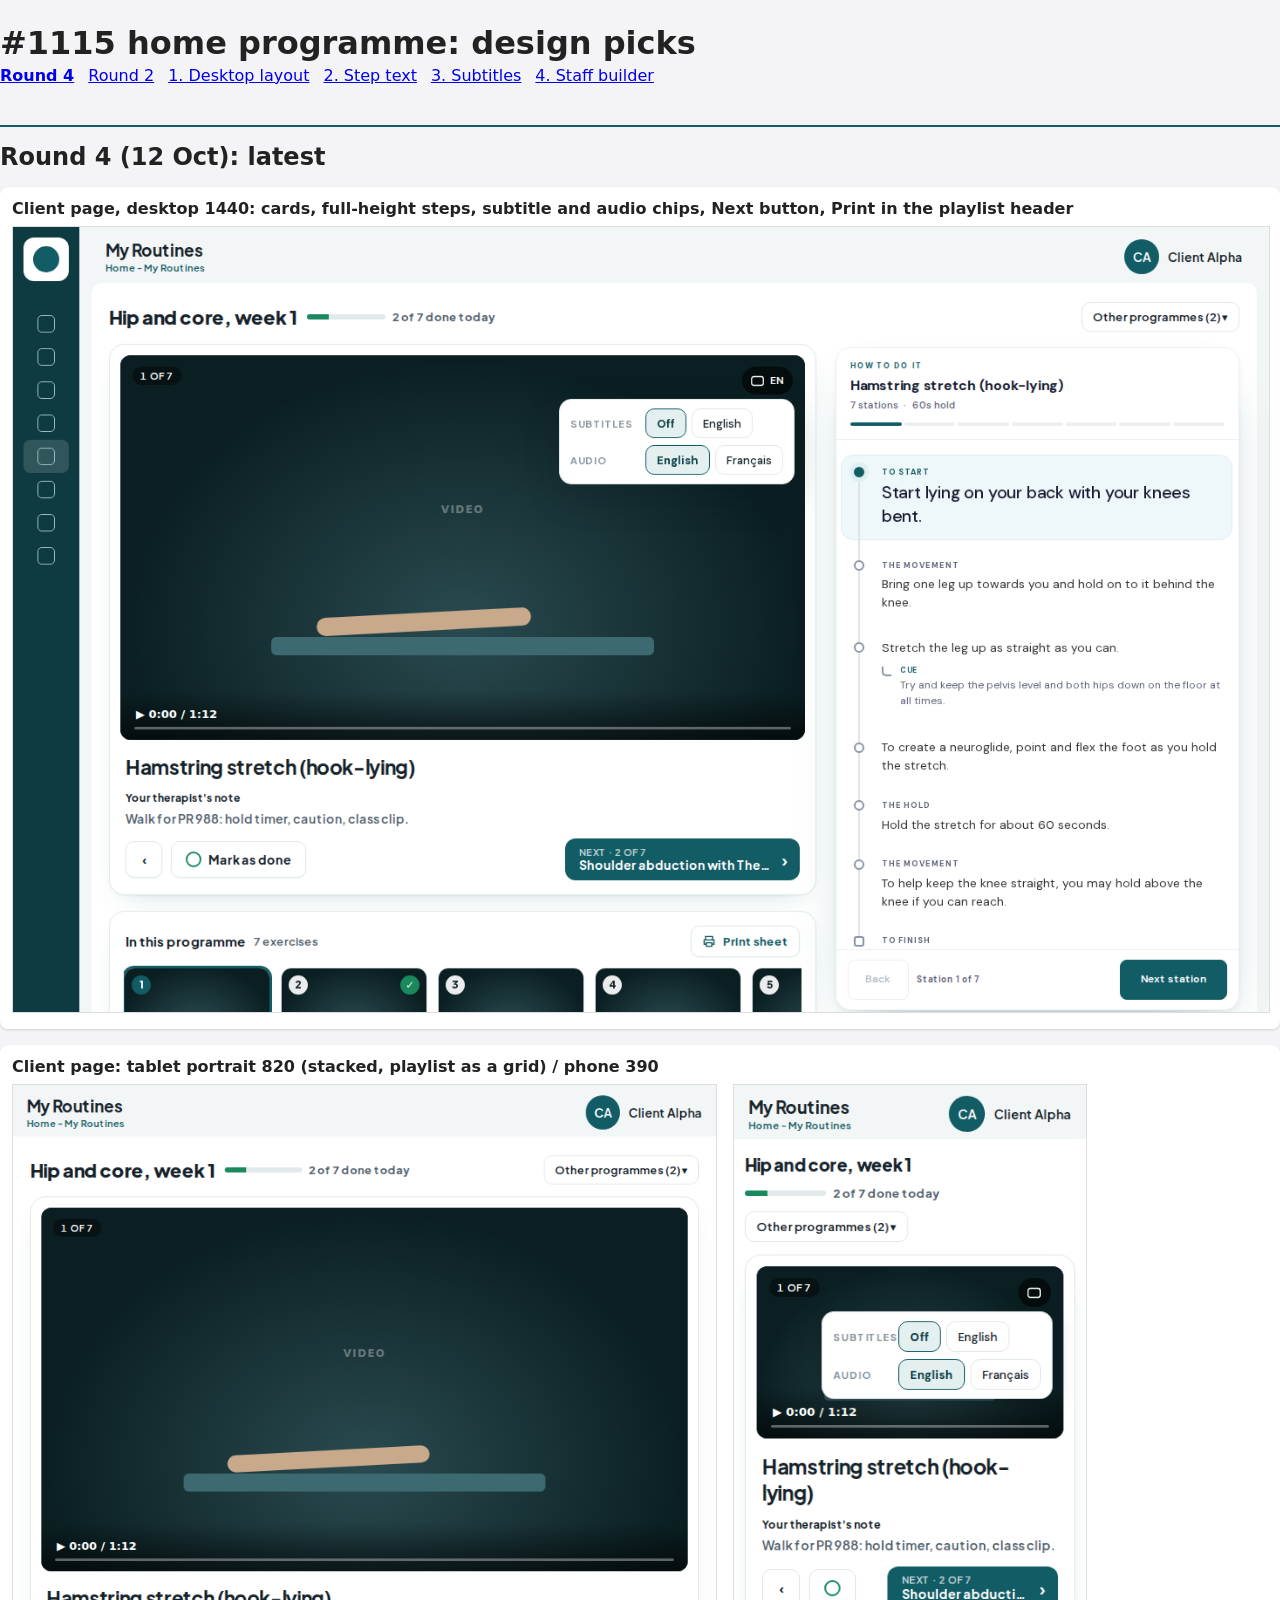
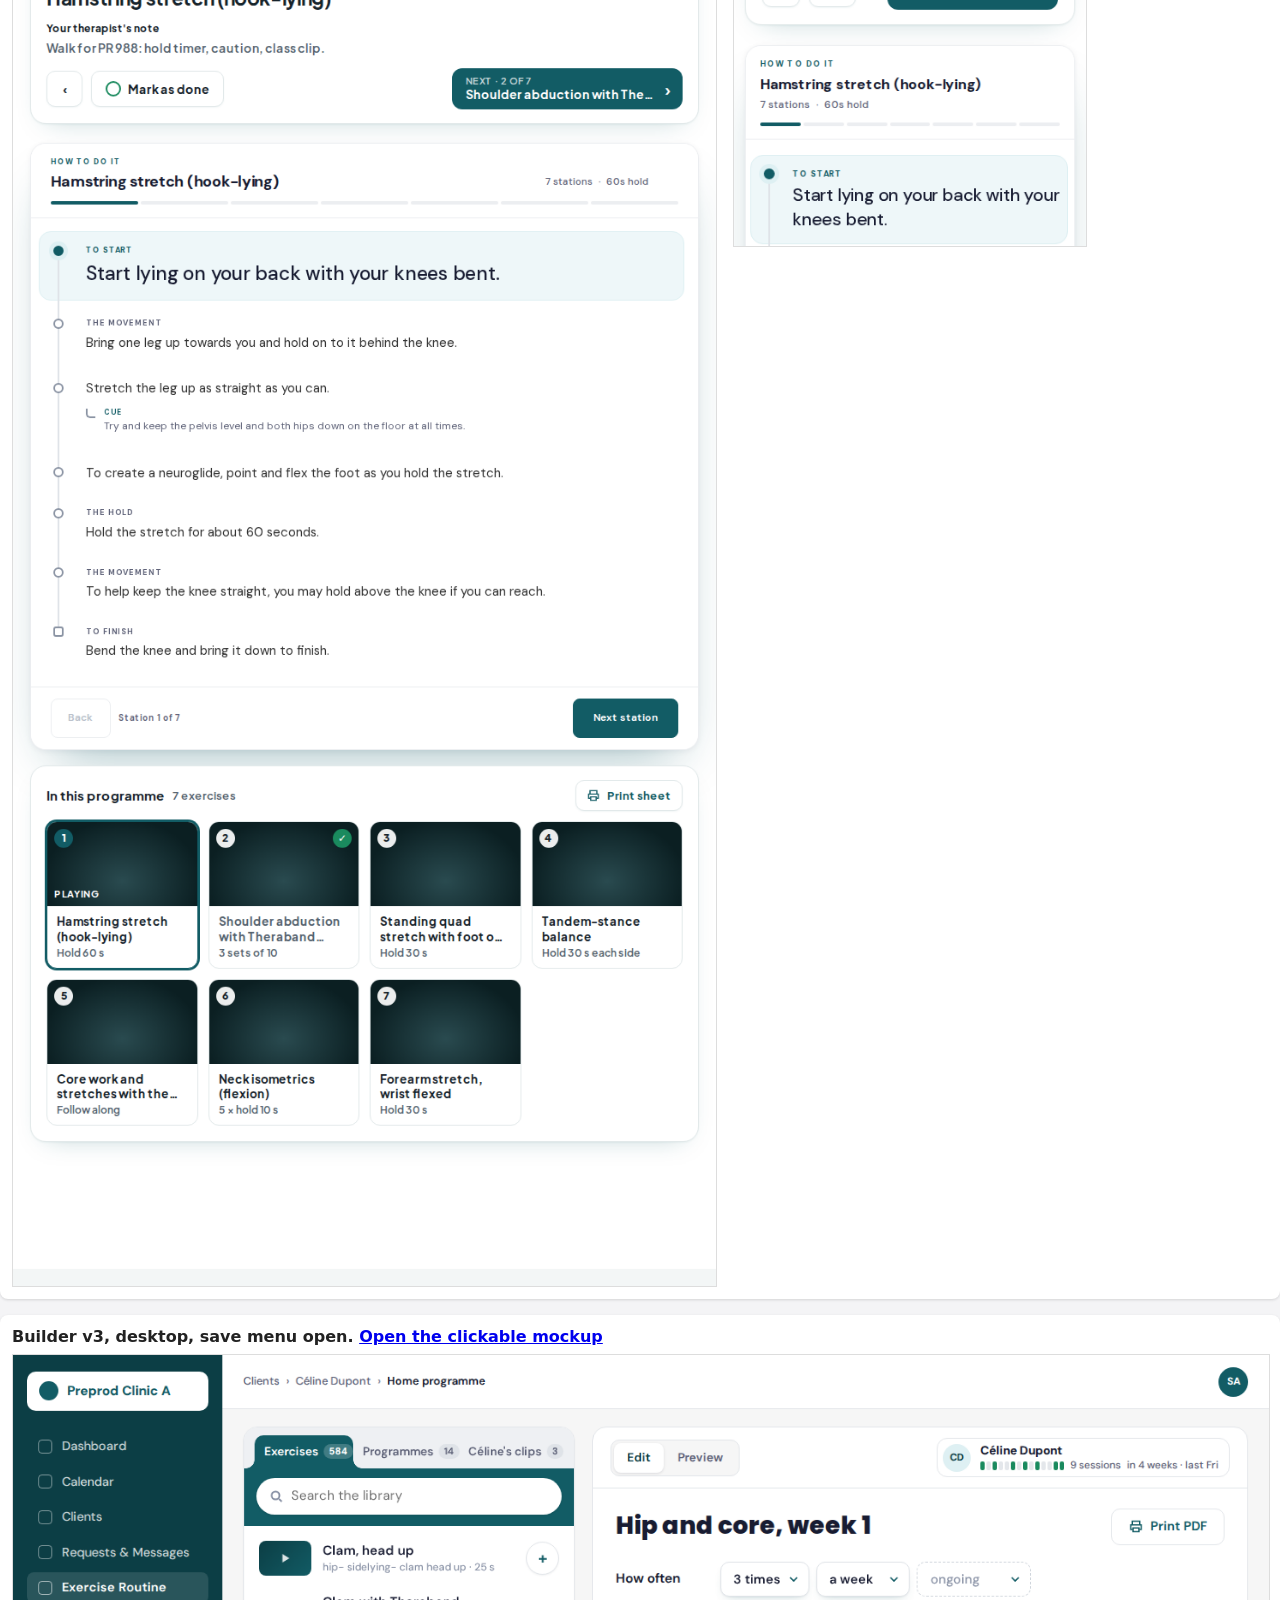
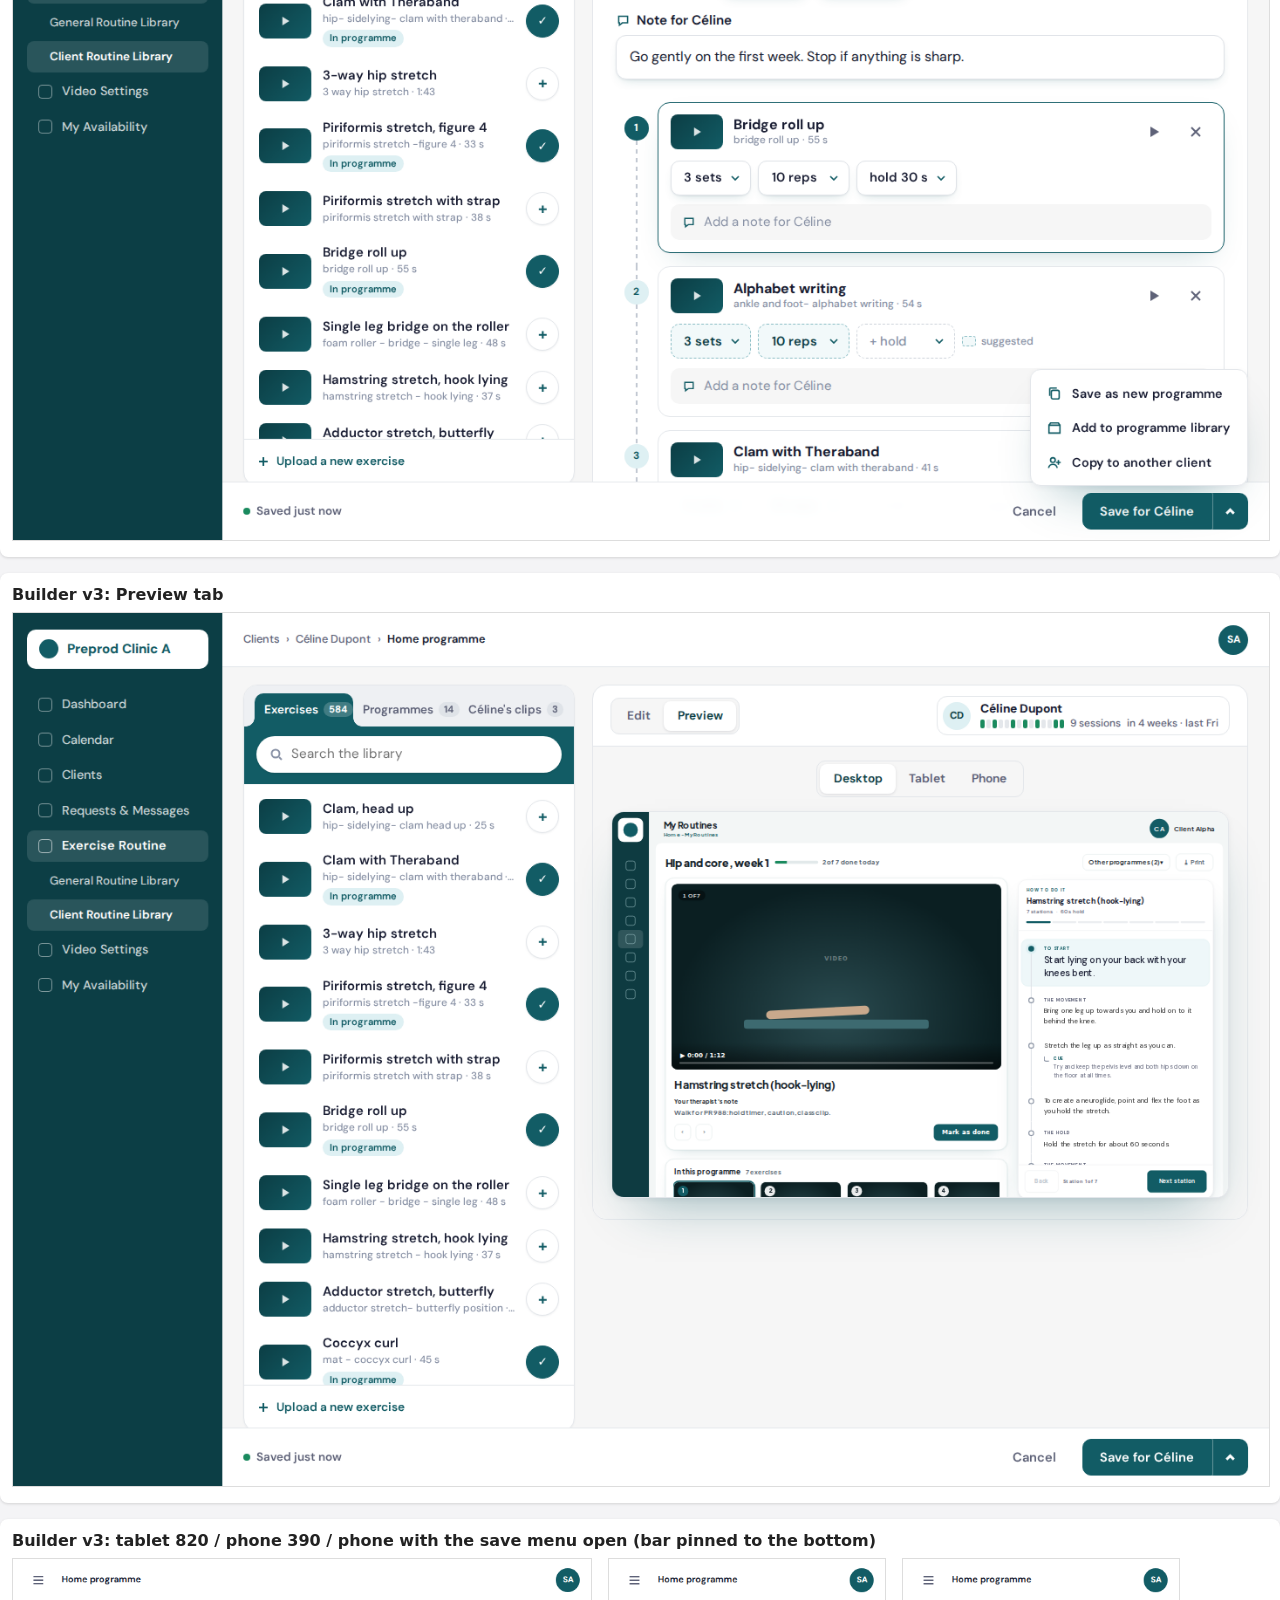
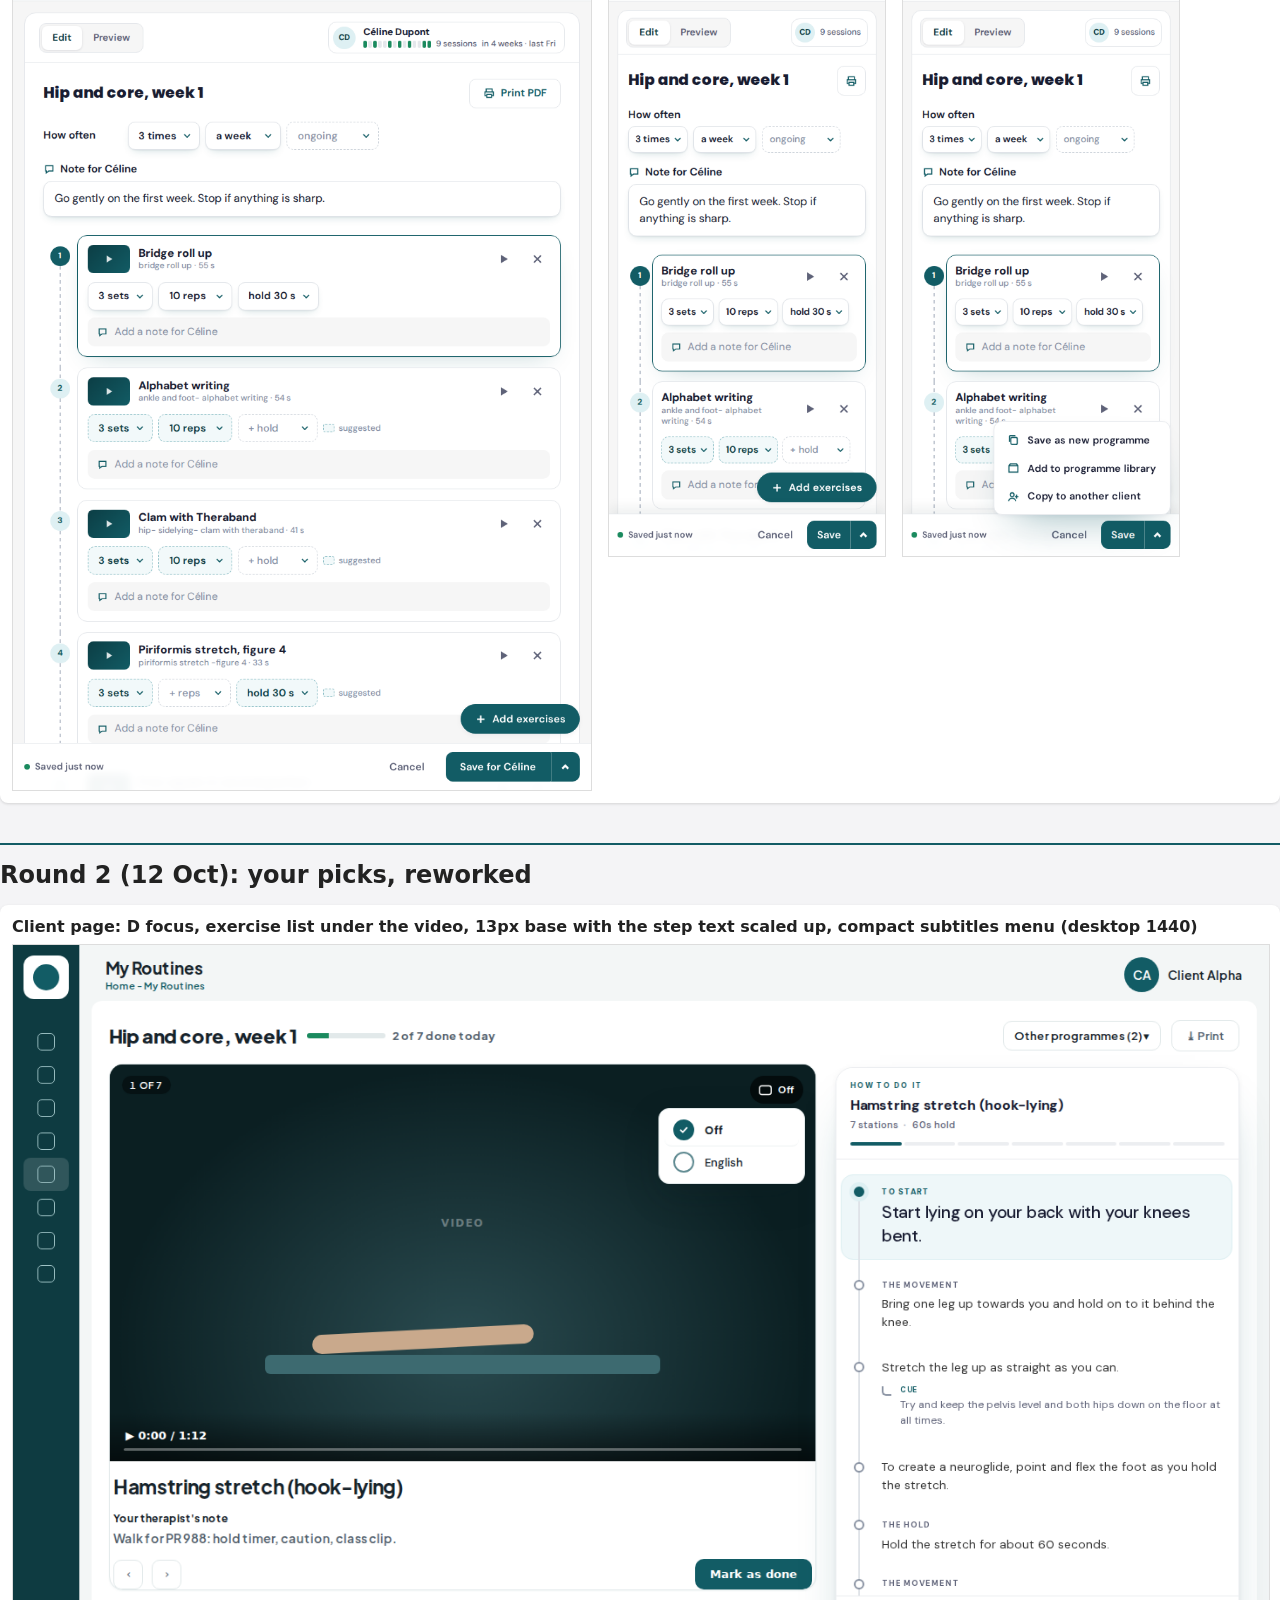
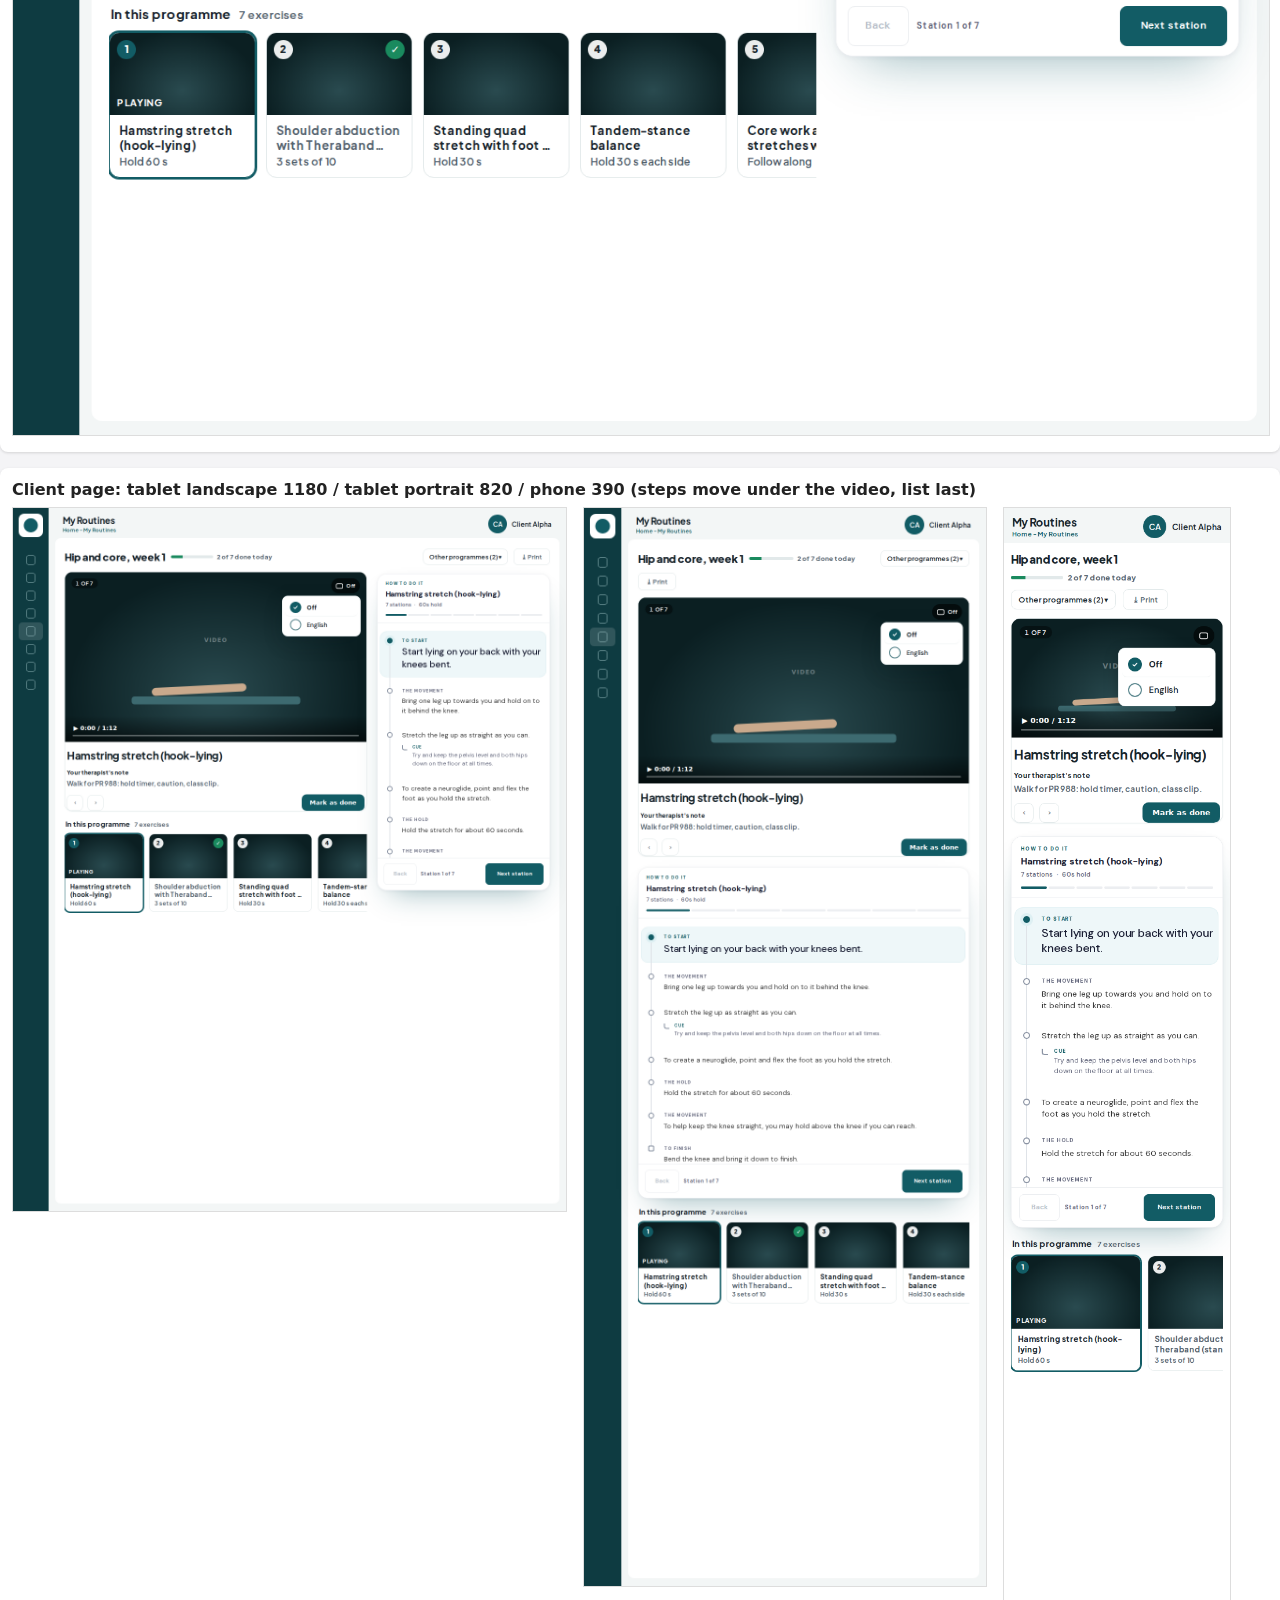
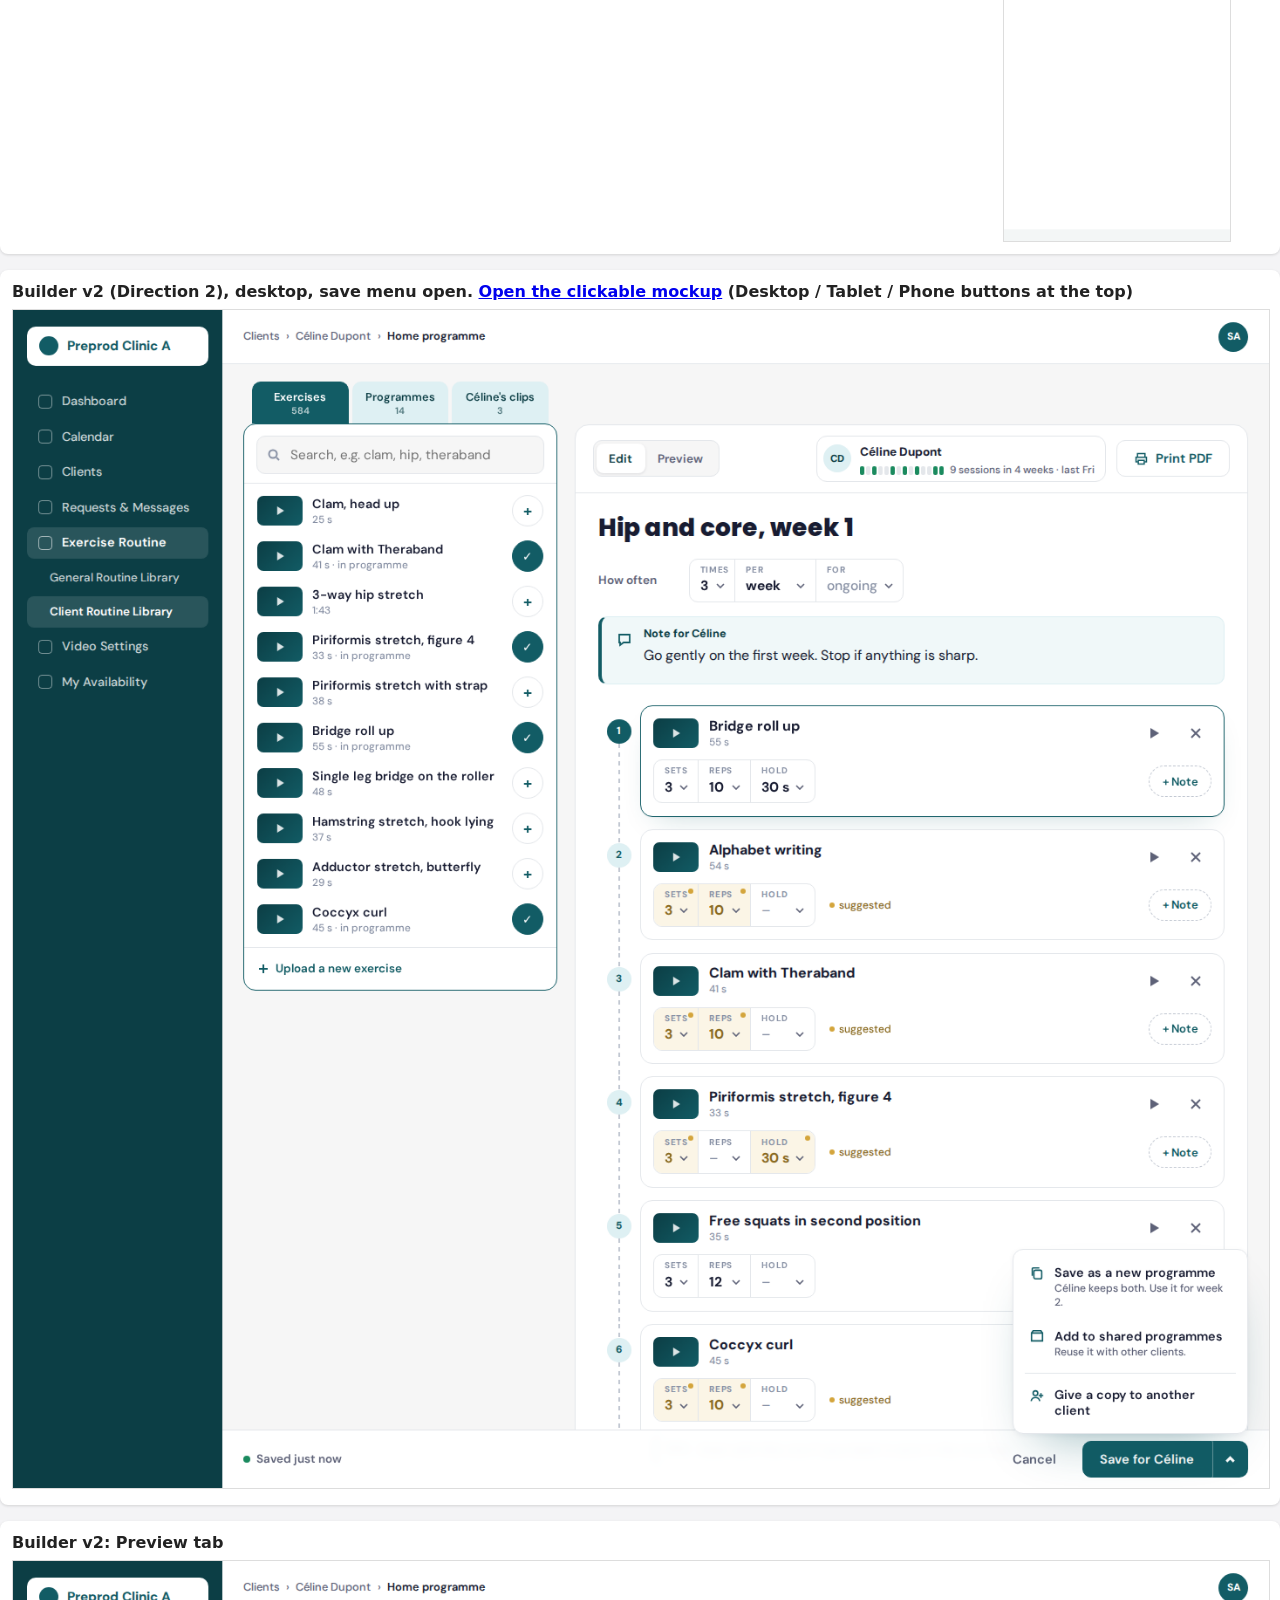
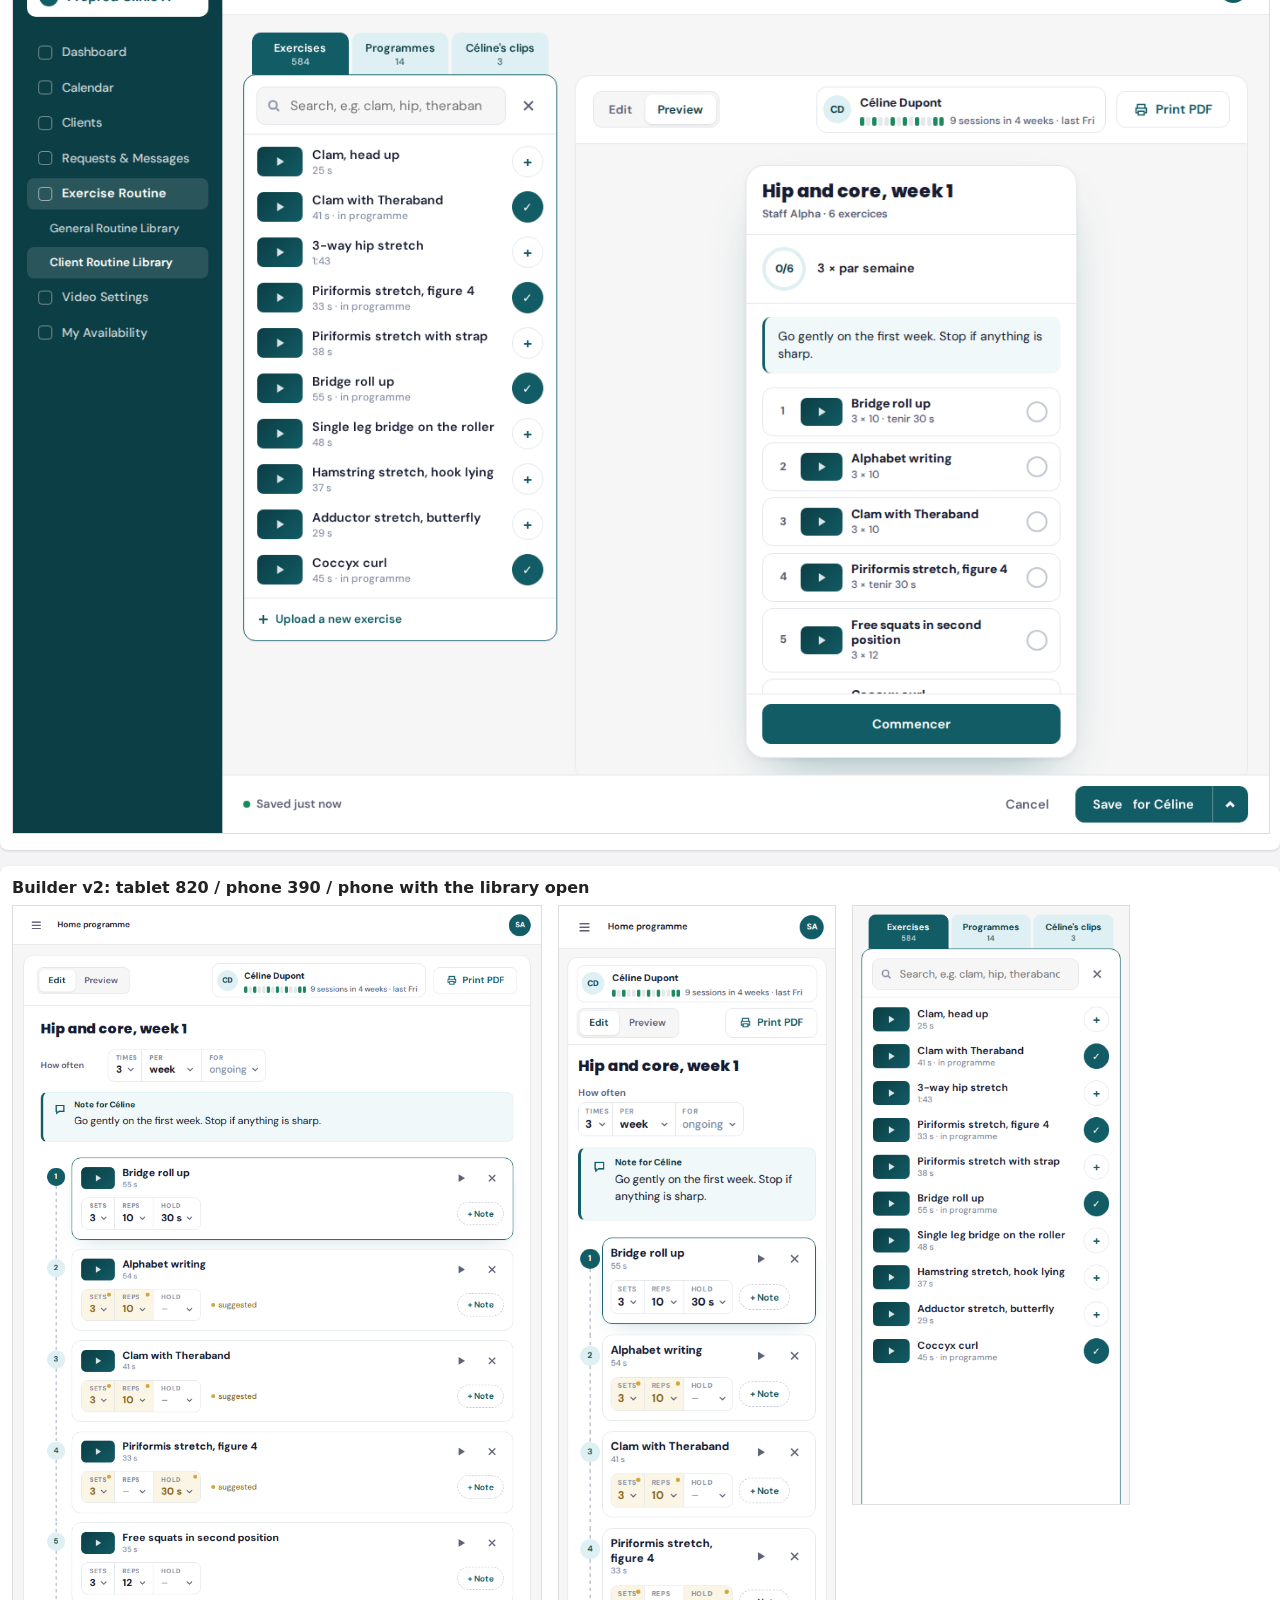
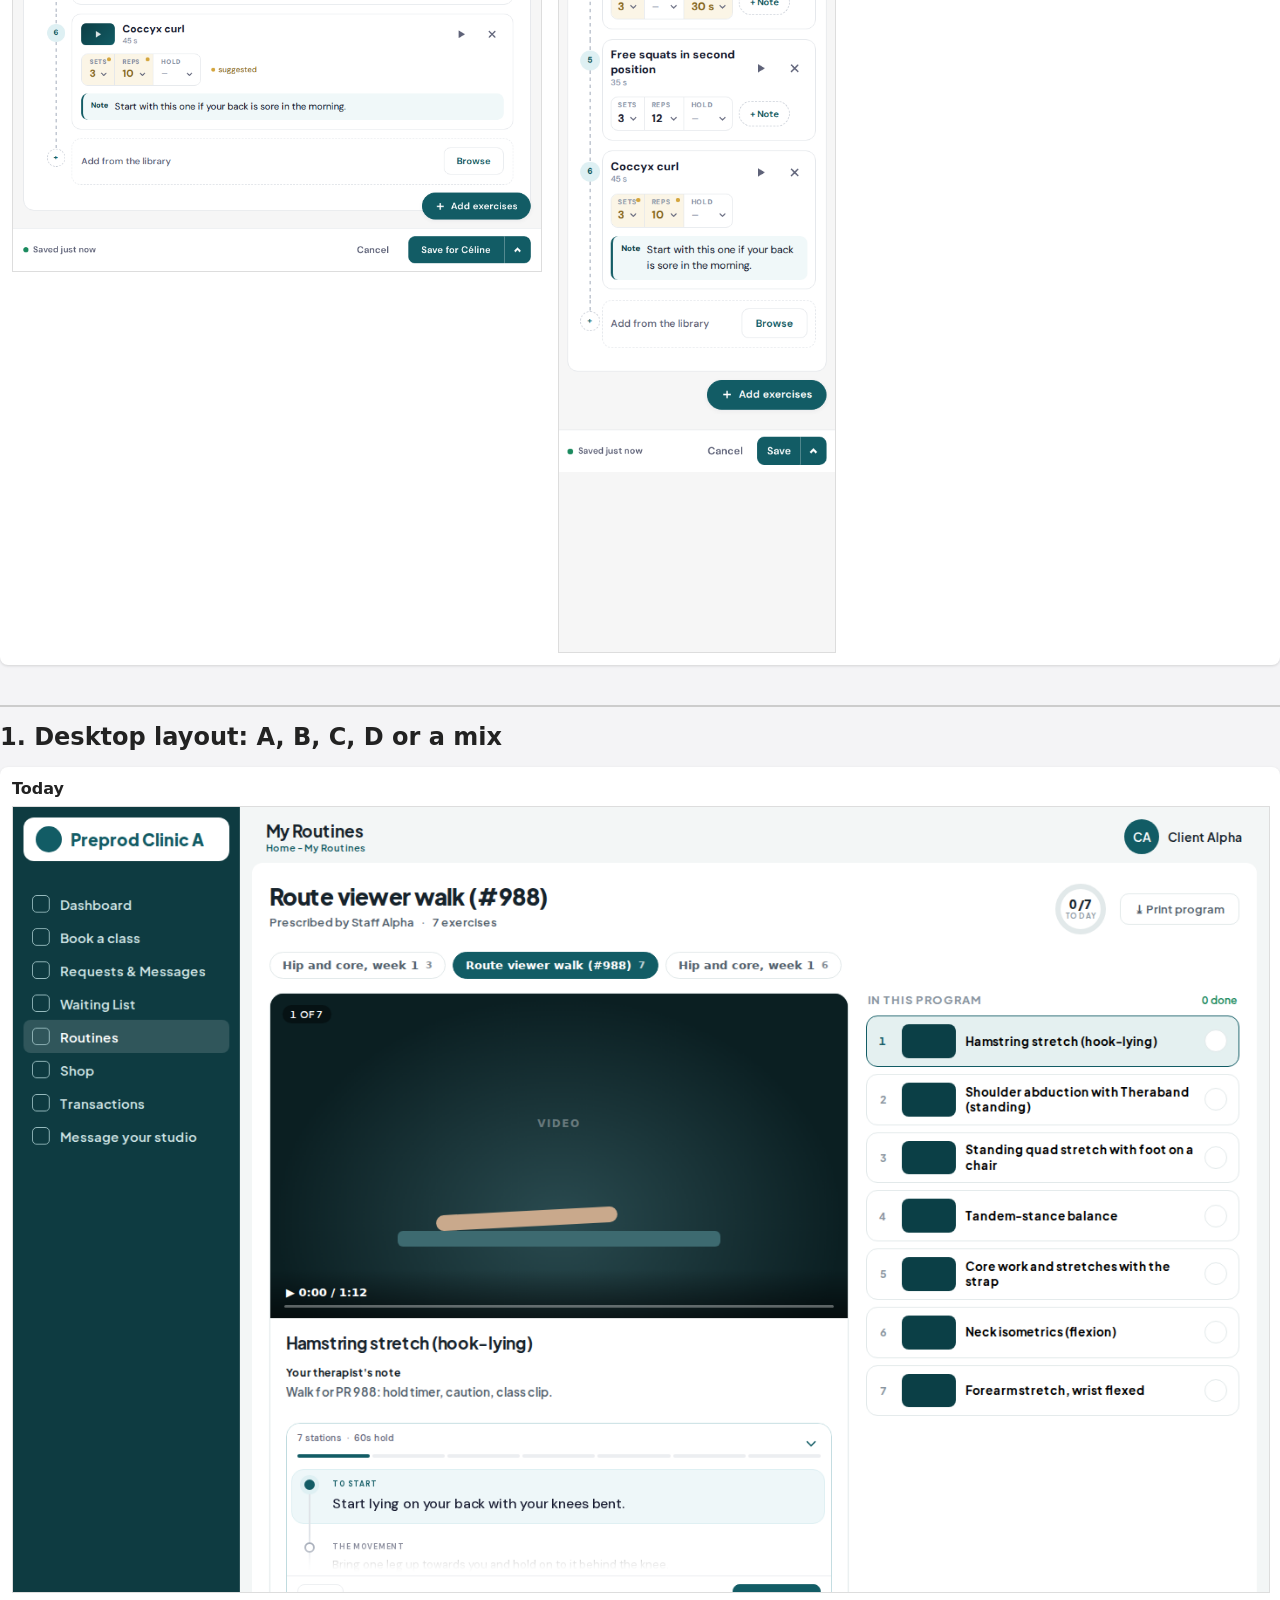
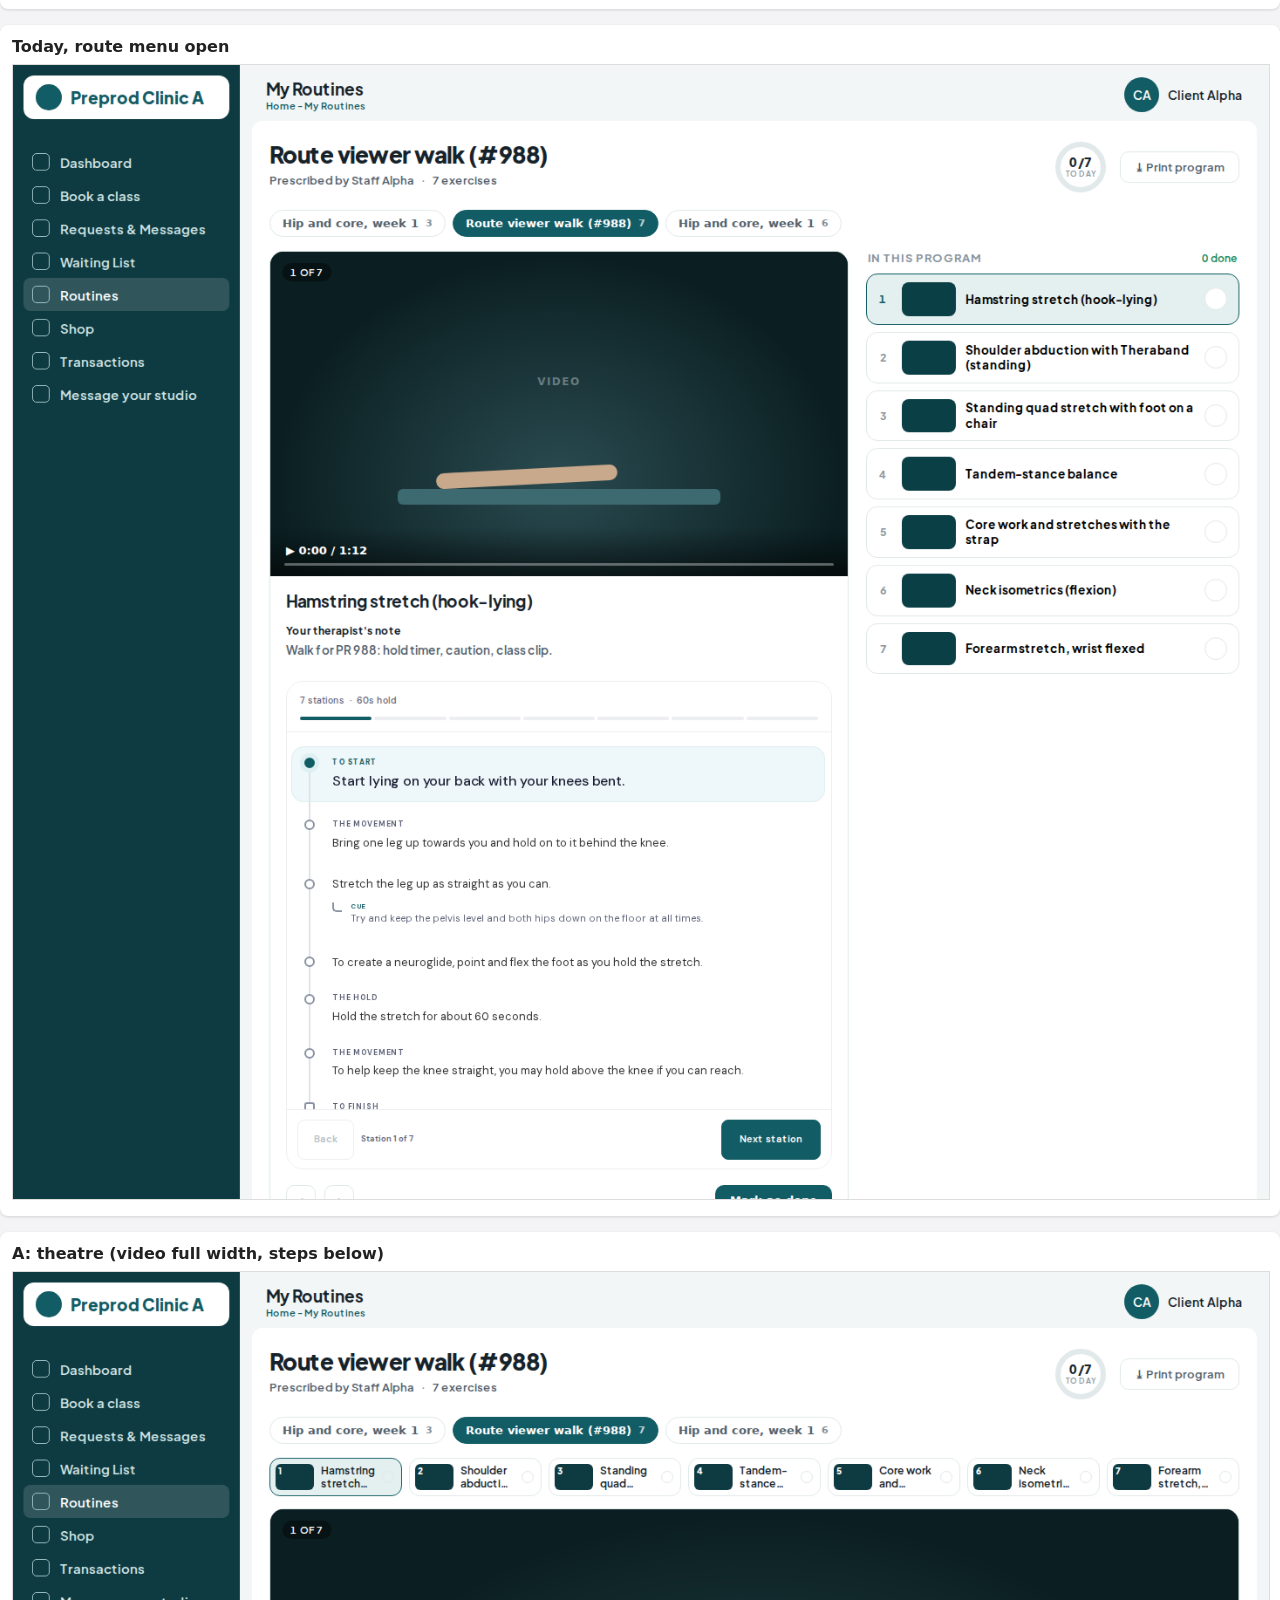
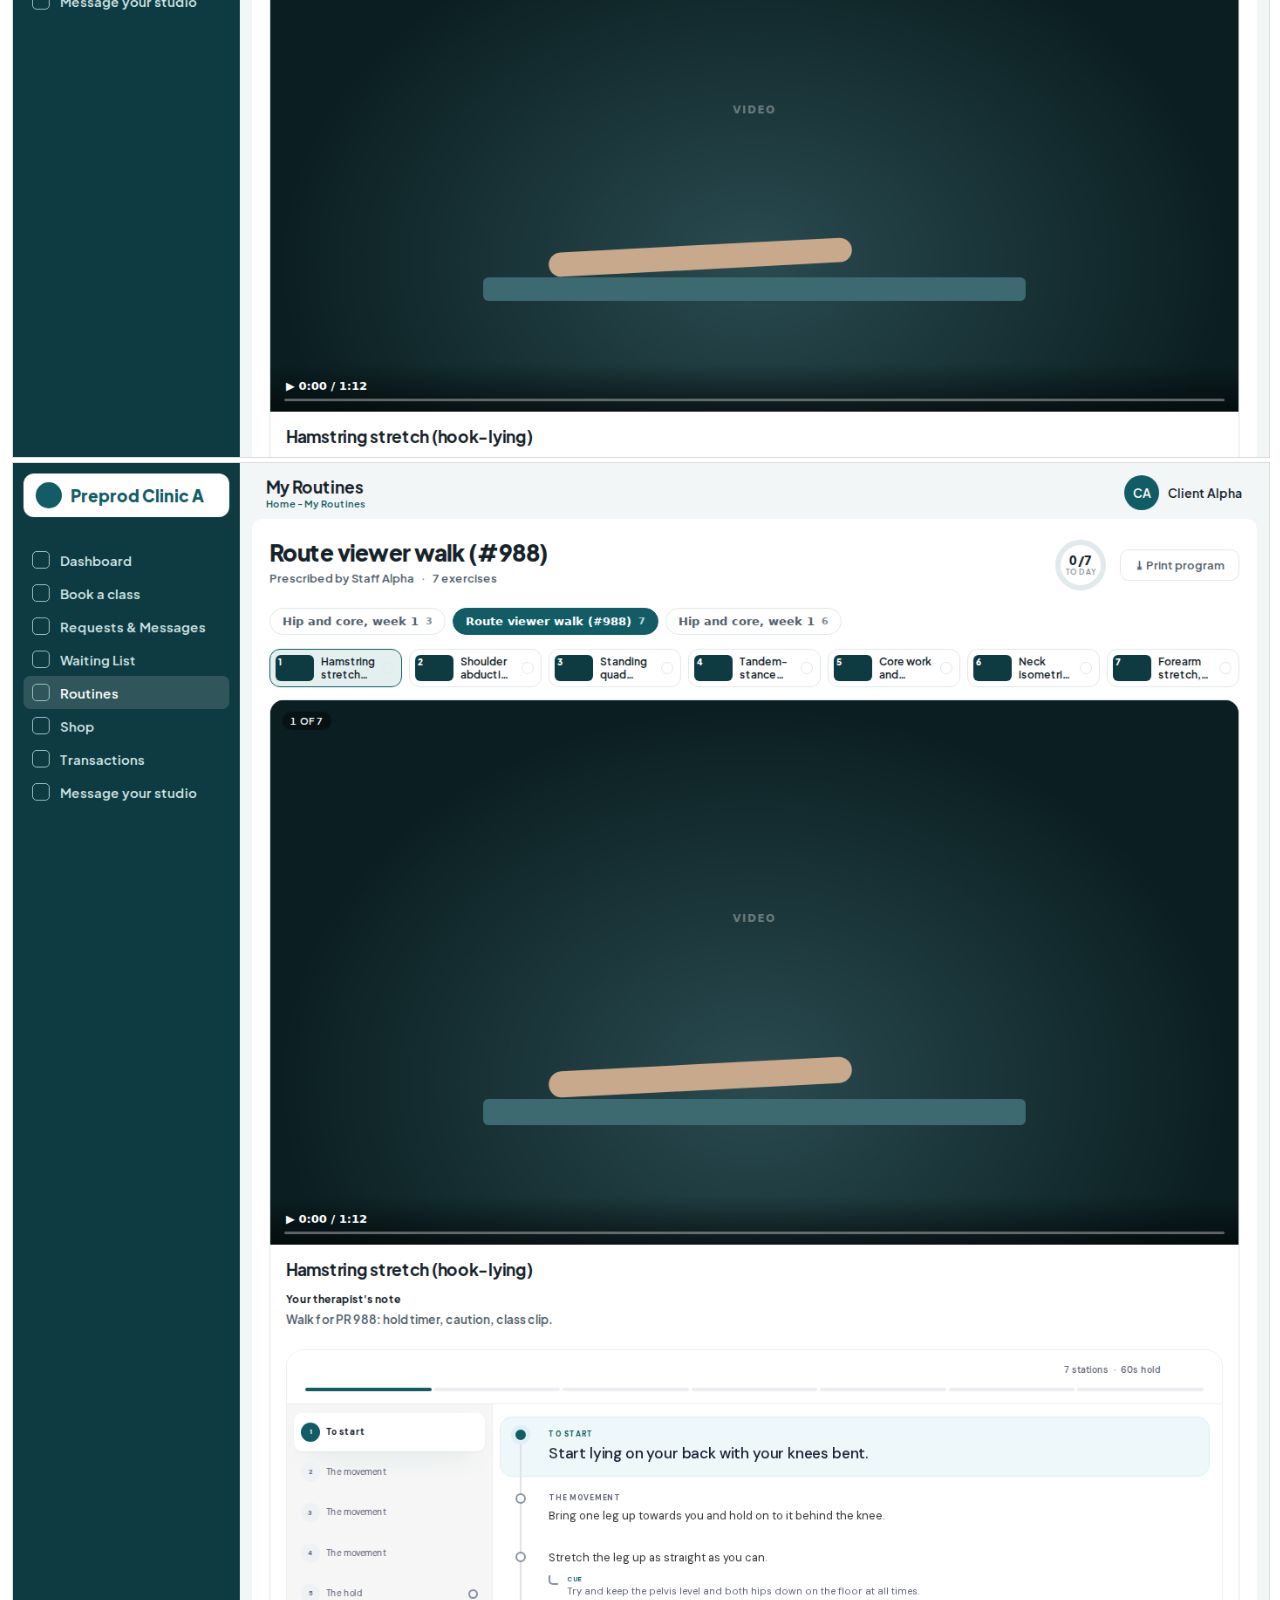
<file: picks.html>
<!doctype html><meta charset=utf-8><title>#1115 design picks</title>
<style>body{font:16px system-ui;margin:24px auto;max-width:1500px;background:#f4f4f6;color:#222}h1{margin:0 0 4px}h2{margin:40px 0 4px;border-top:2px solid #ccc;padding-top:16px}figure{margin:16px 0;background:#fff;padding:12px;border-radius:8px;box-shadow:0 1px 3px #0002}figcaption{font-weight:600;margin-bottom:8px}img{max-width:100%;border:1px solid #ddd}nav a{margin-right:14px}</style>
<h1>#1115 home programme: design picks</h1>
<nav><a href=#v4><b>Round 4</b></a><a href=#v2>Round 2</a><a href=#layout>1. Desktop layout</a><a href=#text>2. Step text</a><a href=#cc>3. Subtitles</a><a href=#builder>4. Staff builder</a></nav>
<h2 id=v4 style="border-color:#125c65">Round 4 (12 Oct): latest</h2>
<figure><figcaption>Client page, desktop 1440: cards, full-height steps, subtitle and audio chips, Next button, Print in the playlist header</figcaption><img src=shots/V4-desk.png></figure>
<figure><figcaption>Client page: tablet portrait 820 (stacked, playlist as a grid) / phone 390</figcaption><div style="display:flex;gap:16px;align-items:flex-start"><img src=shots/V4-tablet.png style="width:56%"><img src=shots/V4-phone.png style="width:28%"></div></figure>
<figure><figcaption>Builder v3, desktop, save menu open. <a href=builder/direction-2-v3.html>Open the clickable mockup</a></figcaption><img src=shots/B4-desk-menu.png></figure>
<figure><figcaption>Builder v3: Preview tab</figcaption><img src=shots/B3-preview.png></figure>
<figure><figcaption>Builder v3: tablet 820 / phone 390 / phone with the save menu open (bar pinned to the bottom)</figcaption><div style="display:flex;gap:16px;align-items:flex-start"><img src=shots/B4-tablet.png style="width:46%"><img src=shots/B4-phone.png style="width:22%"><img src=shots/B4-phone-menu.png style="width:22%"></div></figure>
<h2 id=v2 style="border-color:#125c65">Round 2 (12 Oct): your picks, reworked</h2>
<figure><figcaption>Client page: D focus, exercise list under the video, 13px base with the step text scaled up, compact subtitles menu (desktop 1440)</figcaption><img src=shots/V2-desk.png></figure>
<figure><figcaption>Client page: tablet landscape 1180 / tablet portrait 820 / phone 390 (steps move under the video, list last)</figcaption><div style="display:flex;gap:16px;align-items:flex-start"><img src=shots/V2-tablet-land.png style="width:44%"><img src=shots/V2-tablet.png style="width:32%"><img src=shots/V2-phone.png style="width:18%"></div></figure>
<figure><figcaption>Builder v2 (Direction 2), desktop, save menu open. <a href=builder/direction-2-v2.html>Open the clickable mockup</a> (Desktop / Tablet / Phone buttons at the top)</figcaption><img src=shots/B2-desk.png></figure>
<figure><figcaption>Builder v2: Preview tab</figcaption><img src=shots/B2-preview.png></figure>
<figure><figcaption>Builder v2: tablet 820 / phone 390 / phone with the library open</figcaption><div style="display:flex;gap:16px;align-items:flex-start"><img src=shots/B2-tablet.png style="width:42%"><img src=shots/B2-phone.png style="width:22%"><img src=shots/B2-phone-lib.png style="width:22%"></div></figure>
<h2 id=layout>1. Desktop layout: A, B, C, D or a mix</h2>
<figure><figcaption>Today</figcaption><img src=shots/0-today.png></figure>
<figure><figcaption>Today, route menu open</figcaption><img src=shots/R-today-open.png></figure>
<figure><figcaption>A: theatre (video full width, steps below)</figcaption><img src=shots/A-theatre.png><img src=shots/A-theatre-full.png></figure>
<figure><figcaption>B: video and steps side by side</figcaption><img src=shots/B-side.png></figure>
<figure><figcaption>C: slim rail</figcaption><img src=shots/C-rail.png><img src=shots/C-rail-full.png></figure>
<figure><figcaption>D: focus</figcaption><img src=shots/D-focus.png></figure>
<h2 id=text>2. Step text base: 12, 14 or 16px</h2>
<figure><figcaption>Side by side</figcaption><img src=shots/T-compare.png></figure>
<figure><figcaption>12px (today)</figcaption><img src=shots/T-12.png></figure>
<figure><figcaption>14px</figcaption><img src=shots/T-14.png></figure>
<figure><figcaption>16px</figcaption><img src=shots/T-16.png></figure>
<h2 id=cc>3. Subtitles: today, compact menu, or one switch</h2>
<figure><figcaption>Side by side</figcaption><img src=shots/CC-compare.png></figure>
<figure><figcaption>Today</figcaption><img src=shots/CC-today.png></figure>
<figure><figcaption>Compact menu</figcaption><img src=shots/CC-compact.png></figure>
<figure><figcaption>Single switch</figcaption><img src=shots/CC-toggle.png></figure>
<h2 id=builder>4. Staff builder: S1, S2 or S3 (and library name or client title first)</h2>
<figure><figcaption>Current builder, 8 gaps annotated</figcaption><img src=shots/S1-rig-annotated.png></figure>
<figure><figcaption>Direction 1 (S1 finishes this; S3 = this plus a live client preview)</figcaption><img src=shots/S2-direction1.png> <a href=builder/direction-1-tidy.html>open interactive mockup</a></figure>
<figure><figcaption>Direction 2 (S2)</figcaption><img src=shots/S3-direction2.png> <a href=builder/direction-2-prescribe.html>open interactive mockup</a></figure>
</file>
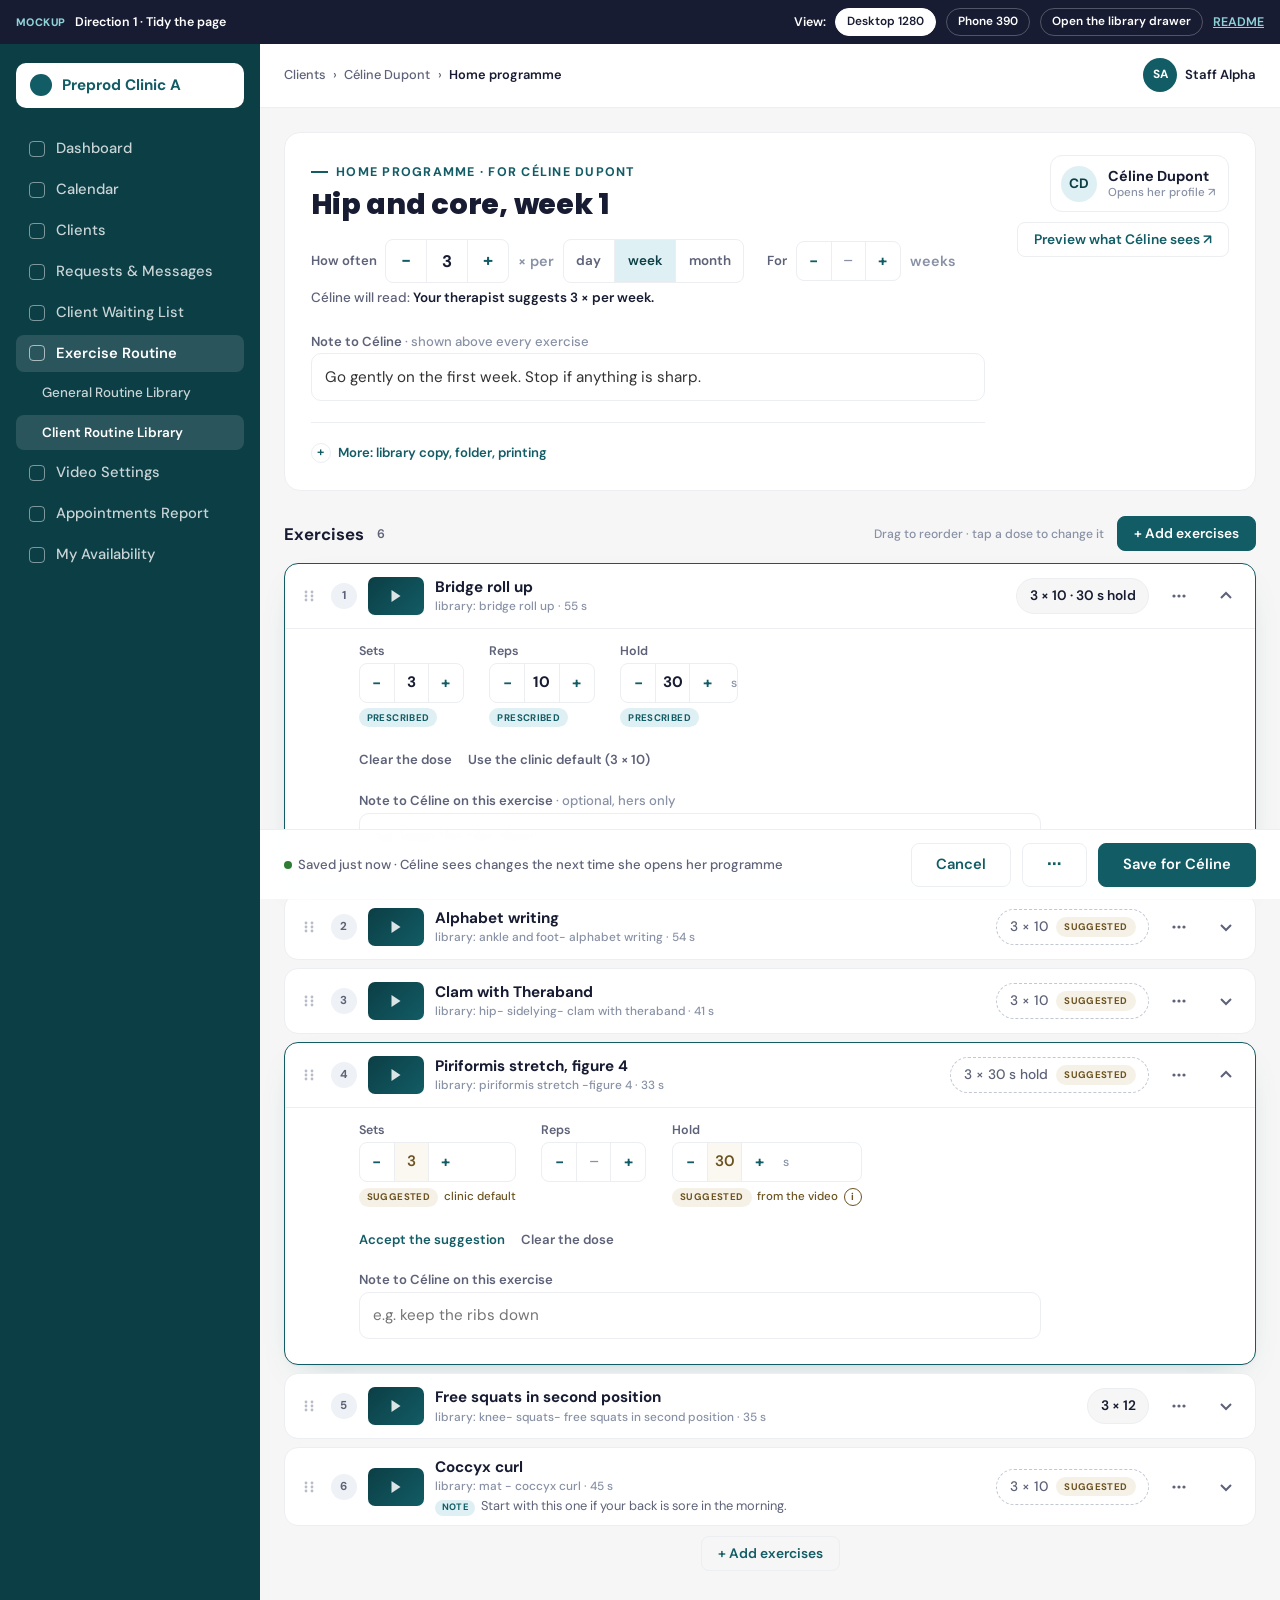
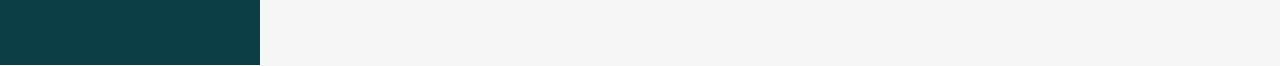
<file: builder/direction-1-tidy.html>
<!doctype html>
<html lang="en">
<head>
<meta charset="utf-8">
<meta name="viewport" content="width=device-width, initial-scale=1">
<title>Builder, direction 1</title>
<meta name="description" content="Tidy the page: the same single-page routine builder with radically fewer visible controls. Mockup for the owner, 2026-10-04.">
<link rel="stylesheet" href="https://fonts.googleapis.com/css2?family=DM+Sans:ital,opsz,wght@0,9..40,400;0,9..40,500;0,9..40,600;0,9..40,700;1,9..40,400&family=Poppins:wght@700;800&display=swap">
<style>
/* Tokens: corebility-website/site/src/styles/tokens.css, by name. Light only. */
:root{
  --teal:#125c65; --teal-hover:#2a8995; --teal-deep:#0c3e45; --teal-soft:#def0f3;
  --ink:#181c32; --body:#333333; --muted:#5e6278; --faint:#8891a5;
  --paper:#ffffff; --paper-2:#f6f6f6; --line:#eceef1; --on-teal:#ffffff; --focus:#125c65;
  --shadow:0 1px 2px rgba(24,28,50,.04), 0 14px 34px -18px rgba(18,92,101,.28);
  --lift:0 2px 6px rgba(24,28,50,.05), 0 30px 60px -30px rgba(18,92,101,.45);
  --track:#c2c8d2;            /* v14's dashed rail; promoted here as a named token */
  --rail-w:260px;
  --font-ui:'DM Sans',system-ui,sans-serif; --font-display:'Poppins','DM Sans',sans-serif;
}
*{box-sizing:border-box}
html{scroll-behavior:smooth}
body{margin:0;background:var(--paper-2);color:var(--body);font:400 1rem/1.6 var(--font-ui);-webkit-font-smoothing:antialiased}
h1,h2,h3,h4{font-weight:700;line-height:1.1;text-wrap:balance;color:var(--ink);margin:0}
button{font:inherit}
input,textarea,select{font:inherit;color:inherit}
:focus-visible{outline:2px solid var(--focus);outline-offset:3px}
.sr{position:absolute;width:1px;height:1px;overflow:hidden;clip:rect(0 0 0 0);white-space:nowrap}
@media (prefers-reduced-motion:reduce){*{animation-duration:.001ms!important;transition-duration:.001ms!important}}

/* ---- the site's button and eyebrow, verbatim ---- */
.btn{display:inline-flex;align-items:center;justify-content:center;gap:.5rem;padding:.85rem 1.5rem;border:1.5px solid var(--teal);border-radius:8px;font:600 .92rem/1 var(--font-ui);text-decoration:none;background:var(--teal);color:var(--on-teal);cursor:pointer;white-space:normal;transition:background .15s ease,border-color .15s ease}
.btn:hover{background:var(--teal-hover);border-color:var(--teal-hover)}
.btn.ghost{background:transparent;color:var(--teal);border-color:var(--line)}
.btn.ghost:hover{background:var(--teal-soft);border-color:var(--teal-soft)}
.btn.sm{padding:.6rem 1rem;font-size:.86rem}
.btn[disabled]{background:var(--paper-2);border-color:var(--line);color:var(--faint);cursor:default}
.eyebrow{display:inline-flex;align-items:center;gap:.5rem;font:700 .78rem/1 var(--font-ui);letter-spacing:.1em;text-transform:uppercase;color:var(--teal);margin:0 0 .6rem}
.eyebrow::before{content:'';width:1.1rem;height:2px;background:var(--teal);display:inline-block}
.tag{font:700 .6rem/1 var(--font-ui);text-transform:uppercase;letter-spacing:.04em;padding:.3rem .5rem;border-radius:999px;background:var(--teal-soft);color:var(--teal);white-space:nowrap;display:inline-flex;align-items:center;gap:.3rem}
.tag.ghost{background:transparent;color:var(--faint);box-shadow:inset 0 0 0 1px var(--line)}

/* ---- mockup chrome (not part of the product) ---- */
.mockbar{position:sticky;top:0;z-index:50;display:flex;align-items:center;gap:.6rem;flex-wrap:wrap;padding:.5rem 1rem;background:var(--ink);color:#fff;font:600 .78rem/1 var(--font-ui)}
.mockbar b{font-weight:800;letter-spacing:.04em;text-transform:uppercase;font-size:.68rem;color:#8fd3d9}
.mockbar .sp{flex:1}
.mockbar button{font:600 .74rem/1 var(--font-ui);padding:.45rem .7rem;border-radius:999px;border:1px solid rgba(255,255,255,.25);background:transparent;color:#fff;cursor:pointer}
.mockbar button[aria-pressed="true"]{background:#fff;color:var(--ink);border-color:#fff}
.mockbar a{color:#8fd3d9}
.stage{display:flex;justify-content:center;padding:0}
.stage.phone{padding:1.5rem 0 3rem;background:#d9dde3}
.stage.phone .shell{width:390px;min-height:844px;max-height:844px;overflow:auto;border-radius:28px;box-shadow:var(--lift);border:8px solid #1b1e28}

/* ---- app shell: a slim stand-in for the Metronic frame ---- */
.shell{container-type:inline-size;container-name:app;width:100%;position:relative}
.app{width:100%;background:var(--paper-2);display:grid;grid-template-columns:var(--rail-w) minmax(0,1fr);min-height:100vh;position:relative}
.rail{background:var(--teal-deep);color:#fff;padding:1.2rem 1rem;display:flex;flex-direction:column;gap:.25rem}
.rail .brand{display:flex;align-items:center;gap:.6rem;background:#fff;color:var(--teal);border-radius:10px;padding:.7rem .9rem;font:700 .95rem/1 var(--font-ui);margin-bottom:1.2rem}
.rail .brand i{width:22px;height:22px;border-radius:50%;background:var(--teal);display:inline-block}
.rail a{display:flex;align-items:center;gap:.7rem;padding:.6rem .8rem;border-radius:8px;color:rgba(255,255,255,.78);text-decoration:none;font:500 .92rem/1.2 var(--font-ui)}
.rail a.on{background:rgba(255,255,255,.12);color:#fff;font-weight:600}
.rail a i{width:16px;height:16px;border:1.5px solid currentColor;border-radius:4px;opacity:.6;flex:none}
.rail .sub{padding-left:1.6rem;font-size:.84rem}
.topbar{display:flex;align-items:center;gap:.8rem;padding:.9rem 1.5rem;background:var(--paper);border-bottom:1px solid var(--line)}
.topbar .crumbs{font:500 .8rem/1 var(--font-ui);color:var(--muted);display:flex;gap:.45rem;align-items:center;flex-wrap:wrap}
.topbar .crumbs b{color:var(--ink);font-weight:600}
.topbar .sp{flex:1}
.topbar .who{display:flex;align-items:center;gap:.5rem;font:600 .82rem/1.1 var(--font-ui);color:var(--ink)}
.topbar .who i{width:34px;height:34px;border-radius:50%;background:var(--teal);color:#fff;display:grid;place-items:center;font:700 .74rem/1 var(--font-ui);font-style:normal}
.menu-btn{display:none;width:40px;height:40px;border:0;background:transparent;border-radius:8px;cursor:pointer;color:var(--muted)}
main{padding:1.5rem 1.5rem 7rem;max-width:1180px;width:100%}

/* ---- header: the prescription in one line ---- */
.phead{background:var(--paper);border:1px solid var(--line);border-radius:16px;padding:1.4rem 1.6rem 1.2rem;display:grid;grid-template-columns:minmax(0,1fr) auto;gap:1rem 2rem;align-items:start}
.phead .eyebrow{margin-bottom:.5rem}
.title-in{width:100%;border:0;background:transparent;padding:.1rem 0;margin:0 0 .35rem;font:800 clamp(1.4rem,2.4cqi,1.8rem)/1.15 var(--font-display);color:var(--ink);letter-spacing:-.01em;border-bottom:1.5px solid transparent;border-radius:0}
.title-in:hover{border-bottom-color:var(--line)}
.title-in:focus{border-bottom-color:var(--teal);outline:0}
.settings{display:flex;flex-wrap:wrap;align-items:center;gap:.6rem 1.4rem;margin-top:.6rem}
.setting{display:inline-flex;align-items:center;gap:.55rem;min-height:44px}
.setting>label{font:600 .82rem/1 var(--font-ui);color:var(--muted)}
.stepper{display:inline-flex;align-items:stretch;border:1px solid var(--line);border-radius:8px;background:var(--paper);overflow:hidden}
.stepper button{width:40px;border:0;background:transparent;color:var(--teal);font:700 1.1rem/1 var(--font-ui);cursor:pointer;min-height:42px}
.stepper button:hover{background:var(--teal-soft)}
.stepper button:disabled{color:var(--faint);background:transparent;cursor:default}
.stepper output{display:grid;place-items:center;min-width:2.6rem;padding:0 .3rem;font:700 1.05rem/1 var(--font-ui);color:var(--ink);font-variant-numeric:tabular-nums;border-left:1px solid var(--line);border-right:1px solid var(--line)}
.stepper.sm button{width:34px;min-height:38px;font-size:1rem}
.stepper.sm output{min-width:2.2rem;font-size:.95rem}
.stepper.unset output{color:var(--faint);font-weight:500}
.seg{display:inline-flex;border:1px solid var(--line);border-radius:8px;overflow:hidden;background:var(--paper)}
.seg button{border:0;background:transparent;padding:0 .8rem;min-height:42px;font:600 .84rem/1 var(--font-ui);color:var(--muted);cursor:pointer}
.seg button+button{border-left:1px solid var(--line)}
.seg button[aria-pressed="true"]{background:var(--teal-soft);color:var(--teal-deep)}
.x{font:600 .9rem/1 var(--font-ui);color:var(--faint);white-space:nowrap}
.freq-say{font:500 .84rem/1.3 var(--font-ui);color:var(--muted);flex:1 1 100%;margin-top:-.2rem}
.freq-say b{color:var(--ink);font-weight:600}
.note-wrap{margin-top:.9rem}
.note-wrap label{display:block;font:600 .82rem/1 var(--font-ui);color:var(--muted);margin-bottom:.35rem}
.note-in{width:100%;resize:none;border:1px solid var(--line);border-radius:10px;padding:.7rem .85rem;background:var(--paper);font:400 .95rem/1.5 var(--font-ui);color:var(--body);min-height:44px;field-sizing:content}
.note-in:focus{border-color:var(--teal);outline:0;box-shadow:0 0 0 3px var(--teal-soft)}
.aside{display:flex;flex-direction:column;gap:.6rem;align-items:flex-end;min-width:200px}
.client{display:flex;align-items:center;gap:.7rem;padding:.6rem .85rem .6rem .6rem;border:1px solid var(--line);border-radius:12px;background:var(--paper);text-decoration:none;color:var(--ink)}
.client i{width:36px;height:36px;border-radius:50%;background:var(--teal-soft);color:var(--teal-deep);display:grid;place-items:center;font:700 .85rem/1 var(--font-ui);font-style:normal}
.client b{display:block;font:700 .9rem/1.2 var(--font-ui)}
.client em{display:block;font:500 .72rem/1.2 var(--font-ui);color:var(--faint);font-style:normal}
.more{margin-top:.9rem;border-top:1px solid var(--line);padding-top:.7rem}
.more summary{cursor:pointer;list-style:none;display:inline-flex;align-items:center;gap:.45rem;font:600 .82rem/1 var(--font-ui);color:var(--teal);min-height:36px}
.more summary::-webkit-details-marker{display:none}
.more summary::before{content:'+';width:18px;height:18px;border-radius:50%;border:1.5px solid var(--line);display:grid;place-items:center;font-size:.8rem;transition:transform .2s ease}
.more[open] summary::before{transform:rotate(45deg);border-color:var(--teal)}
.more .body{display:grid;gap:.9rem;padding:.6rem 0 .2rem;max-width:62ch}
.more .opt{display:flex;gap:.7rem;align-items:flex-start;font:400 .9rem/1.45 var(--font-ui);color:var(--body)}
.more .opt input{margin-top:.3rem;accent-color:var(--teal);width:16px;height:16px}
.more .opt small{display:block;color:var(--muted);font-size:.8rem}
.more select{border:1px solid var(--line);border-radius:8px;padding:.5rem .7rem;background:var(--paper);min-height:40px;font-size:.9rem}
.more .row{display:flex;gap:.6rem;flex-wrap:wrap;align-items:center}

/* ---- the list ---- */
.lhead{display:flex;align-items:center;gap:.8rem;margin:1.6rem 0 .7rem;flex-wrap:wrap}
.lhead h2{font:700 1.05rem/1.2 var(--font-ui)}
.lhead .count{font:600 .78rem/1 var(--font-ui);color:var(--muted)}
.lhead .sp{flex:1}
.lhead .hint{font:500 .76rem/1.2 var(--font-ui);color:var(--faint)}
.rows{display:flex;flex-direction:column;gap:.5rem}
.row{background:var(--paper);border:1px solid var(--line);border-radius:14px;transition:border-color .15s ease,box-shadow .15s ease}
.row:hover{border-color:#cdd6d8}
.row.open{border-color:var(--teal);box-shadow:var(--shadow)}
.row .top{display:grid;grid-template-columns:22px 26px 56px minmax(0,1fr) auto 36px 36px;gap:.7rem;align-items:center;padding:.6rem .7rem .6rem .8rem;min-height:64px}
.grip{display:grid;place-items:center;cursor:grab;color:var(--faint);opacity:.6}
.grip svg{width:14px;height:14px}
.num{width:26px;height:26px;border-radius:50%;background:#eef1f5;color:var(--muted);display:grid;place-items:center;font:700 .72rem/1 var(--font-ui);font-variant-numeric:tabular-nums}
.thumb{width:56px;height:38px;border-radius:7px;background:linear-gradient(135deg,var(--teal-deep),var(--teal));position:relative;overflow:hidden}
.thumb::after{content:'';position:absolute;left:50%;top:50%;translate:-50% -50%;border-left:9px solid rgba(255,255,255,.85);border-top:6px solid transparent;border-bottom:6px solid transparent}
.thumb.none{background:var(--paper-2)}
.thumb.none::after{display:none}
.tbody{min-width:0;display:flex;flex-direction:column;gap:.1rem}
.tbody .t{font:700 .95rem/1.3 var(--font-ui);color:var(--ink);overflow-wrap:anywhere}
.tbody .lib{font:500 .74rem/1.2 var(--font-ui);color:var(--faint)}
.tbody .nt{font:400 .8rem/1.35 var(--font-ui);color:var(--muted);margin-top:.15rem;display:flex;gap:.4rem;align-items:baseline}
.tbody .nt .k{font:700 .58rem/1 var(--font-ui);letter-spacing:.04em;text-transform:uppercase;color:var(--teal);padding:.2rem .4rem;background:var(--teal-soft);border-radius:999px;flex:none}
/* The dose pill. Three states: prescribed (ink, solid), suggested (muted, dashed, tagged), none. */
.dose{display:inline-flex;align-items:center;gap:.5rem;min-height:36px;padding:0 .8rem;border-radius:999px;border:1px solid var(--line);background:var(--paper-2);font:600 .86rem/1 var(--font-ui);color:var(--ink);font-variant-numeric:tabular-nums;cursor:pointer;white-space:nowrap}
.dose:hover{border-color:var(--teal-soft);background:var(--teal-soft)}
.dose.sug{background:var(--paper);border-style:dashed;border-color:var(--track);color:var(--muted);font-weight:500}
.dose.sug .tag{background:#f6f1e6;color:#6b5320}
.dose.none{background:transparent;color:var(--teal);font-weight:600}
.icon-btn{width:36px;height:36px;border:0;border-radius:8px;background:transparent;color:var(--muted);display:grid;place-items:center;cursor:pointer}
.icon-btn:hover{background:var(--paper-2);color:var(--ink)}
.icon-btn svg{width:16px;height:16px}
.row.open .chev svg{transform:rotate(180deg)}
.chev svg{transition:transform .2s ease}
/* expanded: the prescription for one exercise */
.panel{display:none;border-top:1px solid var(--line);padding:1rem 1rem 1.1rem 4.6rem}
.row.open .panel{display:block}
.fields{display:flex;flex-wrap:wrap;gap:1rem 1.6rem;align-items:flex-start}
.field{display:flex;flex-direction:column;gap:.35rem}
.field>span{font:600 .78rem/1 var(--font-ui);color:var(--muted)}
.field .u{font:500 .76rem/1 var(--font-ui);color:var(--faint);align-self:center;margin-left:.4rem}
.field .src{display:inline-flex;align-items:center;gap:.35rem;font:500 .72rem/1.2 var(--font-ui);color:#6b5320;min-height:1.2rem}
.field .src .tag{background:#f6f1e6;color:#6b5320}
.field.sug .stepper output{color:#6b5320;font-weight:600;background:#fbf8f1}
.field.pres .src{color:var(--teal)}
.field.pres .src .tag{background:var(--teal-soft);color:var(--teal)}
.tip{position:relative;display:inline-grid;place-items:center;width:18px;height:18px;border-radius:50%;border:1.5px solid currentColor;font:700 .62rem/1 var(--font-ui);cursor:help;background:transparent;color:inherit;padding:0}
.tip .bubble{display:none;position:absolute;left:0;top:calc(100% + 8px);z-index:5;width:min(34ch,70vw);padding:.7rem .85rem;background:var(--ink);color:#fff;border-radius:10px;font:400 .8rem/1.45 var(--font-ui);text-align:left;box-shadow:var(--shadow)}
.tip .bubble b{display:block;font-size:.66rem;letter-spacing:.06em;text-transform:uppercase;color:#8fd3d9;margin-bottom:.25rem}
.tip:hover .bubble,.tip:focus-visible .bubble,.tip:focus .bubble{display:block}
.panel .acts{display:flex;gap:1rem;align-items:center;margin-top:.9rem;flex-wrap:wrap}
.linkbtn{border:0;background:transparent;color:var(--teal);font:600 .82rem/1 var(--font-ui);cursor:pointer;padding:.4rem 0;min-height:36px}
.linkbtn.quiet{color:var(--muted)}
.panel .note-wrap{margin-top:1rem;max-width:62ch}
.empty-add{margin-top:.6rem;display:flex;justify-content:center}

/* ---- sticky action bar ---- */
.bar{position:sticky;bottom:0;z-index:20;margin:1.5rem -1.5rem -7rem;padding:.8rem 1.5rem;background:rgba(255,255,255,.96);border-top:1px solid var(--line);backdrop-filter:saturate(180%) blur(6px);display:flex;align-items:center;gap:.7rem;flex-wrap:wrap}
.bar .status{font:500 .82rem/1.3 var(--font-ui);color:var(--muted);display:flex;align-items:center;gap:.4rem}
.bar .status i{width:8px;height:8px;border-radius:50%;background:#2e7d32;display:inline-block}
.bar .sp{flex:1}
.kebab{position:relative}
.kebab menu{display:none;position:absolute;right:0;bottom:calc(100% + 6px);margin:0;padding:.4rem;list-style:none;background:var(--paper);border:1px solid var(--line);border-radius:12px;box-shadow:var(--shadow);min-width:220px}
.kebab.open menu{display:block}
.kebab menu button{display:block;width:100%;text-align:left;border:0;background:transparent;padding:.6rem .7rem;border-radius:8px;font:500 .88rem/1.2 var(--font-ui);color:var(--ink);cursor:pointer}
.kebab menu button:hover{background:var(--paper-2)}
.kebab menu button small{display:block;color:var(--faint);font-size:.74rem}

/* ---- library drawer ---- */
.scrim{position:fixed;inset:0;background:rgba(24,28,50,.35);z-index:60;display:none}
.drawer{position:fixed;top:0;right:0;bottom:0;width:min(460px,100%);background:var(--paper);z-index:61;display:none;flex-direction:column;box-shadow:var(--lift);transform:translateX(12px);opacity:0;transition:transform .22s ease,opacity .22s ease}
.app.lib-open .scrim{display:block}
.app.lib-open .drawer{display:flex;transform:none;opacity:1}
.stage.phone .scrim,.stage.phone .drawer{position:absolute}
.drawer header{padding:1rem 1.1rem .7rem;border-bottom:1px solid var(--line);display:flex;flex-direction:column;gap:.7rem}
.drawer header .hrow{display:flex;align-items:center;gap:.6rem}
.drawer header h2{font:700 1.02rem/1.2 var(--font-ui);flex:1}
.search{position:relative}
.search input{width:100%;min-height:46px;border:1px solid var(--line);border-radius:10px;padding:.6rem .9rem .6rem 2.5rem;background:var(--paper-2);font-size:.95rem}
.search input:focus{border-color:var(--teal);outline:0;background:var(--paper);box-shadow:0 0 0 3px var(--teal-soft)}
.search svg{position:absolute;left:.85rem;top:50%;translate:0 -50%;width:16px;height:16px;color:var(--faint)}
.chips{display:flex;gap:.4rem;flex-wrap:wrap}
.chip{font:600 .78rem/1 var(--font-ui);padding:0 .75rem;min-height:34px;border:1px solid var(--line);background:var(--paper);color:var(--muted);border-radius:999px;cursor:pointer;display:inline-flex;align-items:center}
.chip[aria-pressed="true"]{background:var(--teal-soft);border-color:var(--teal-soft);color:var(--teal-deep);font-weight:700}
.chips .div{width:1px;background:var(--line);margin:0 .2rem}
.results{flex:1;overflow:auto;padding:.5rem .6rem}
.res{display:grid;grid-template-columns:52px minmax(0,1fr) auto;gap:.7rem;align-items:center;padding:.5rem .5rem;border-radius:10px;min-height:56px}
.res:hover{background:var(--paper-2)}
.res .thumb{width:52px;height:36px}
.res .t{font:600 .9rem/1.25 var(--font-ui);color:var(--ink)}
.res .lib{font:500 .72rem/1.2 var(--font-ui);color:var(--faint)}
.res .meta{font:500 .72rem/1.2 var(--font-ui);color:var(--muted)}
.add{width:40px;height:40px;border-radius:50%;border:1.5px solid var(--line);background:var(--paper);color:var(--teal);font:700 1.2rem/1 var(--font-ui);cursor:pointer;display:grid;place-items:center}
.add:hover{background:var(--teal-soft);border-color:var(--teal-soft)}
.add.in{background:var(--teal);border-color:var(--teal);color:#fff;font-size:.9rem}
.drawer footer{padding:.7rem 1.1rem 1rem;border-top:1px solid var(--line);display:flex;flex-direction:column;gap:.2rem}
.drawer footer .linkbtn{text-align:left}

/* ---- phone layout, by container ---- */
@container app (max-width: 760px){
  .app{grid-template-columns:minmax(0,1fr)}
  .rail{display:none}
  .menu-btn{display:grid;place-items:center}
  .topbar{padding:.7rem 1rem}
  .topbar .crumbs{display:none}
  main{padding:1rem 1rem 7rem}
  .phead{grid-template-columns:minmax(0,1fr);padding:1.1rem 1rem 1rem;border-radius:14px;gap:.8rem}
  .aside{flex-direction:row;align-items:center;justify-content:space-between;min-width:0;order:-1}
  .aside .btn{display:none}
  .settings{gap:.5rem 1rem}
  .setting{flex-wrap:wrap;gap:.45rem}
  .setting>label{flex:1 0 100%}
  .row .top{grid-template-columns:18px 24px minmax(0,1fr) 36px;gap:.5rem;padding:.55rem .5rem .55rem .6rem}
  .row .thumb,.row .chev{display:none}
  .row .dose{grid-column:3 / span 2;justify-self:start;min-height:34px;font-size:.82rem}
  .row .kebab-row{grid-row:1;grid-column:4}
  .panel{padding:.9rem .8rem 1rem 2.9rem}
  .bar{margin:1.5rem -1rem -7rem;padding:.7rem 1rem}
  .bar .status{flex:1 0 100%;order:-1}
  .bar .btn{flex:1 1 auto}
  .drawer{width:100%}
}
</style>
</head>
<body>

<div class="mockbar" role="toolbar" aria-label="Mockup controls">
  <b>Mockup</b> Direction 1 · Tidy the page
  <span class="sp"></span>
  <span>View:</span>
  <button type="button" data-vp="desk" aria-pressed="true">Desktop 1280</button>
  <button type="button" data-vp="phone" aria-pressed="false">Phone 390</button>
  <button type="button" id="openLibTop">Open the library drawer</button>
  <a href="README.md">README</a>
</div>

<div class="stage" id="stage">
<div class="shell"><div class="app" id="app">

  <nav class="rail" aria-label="App navigation (stand-in)">
    <div class="brand"><i></i>Preprod Clinic A</div>
    <a href="#"><i></i>Dashboard</a>
    <a href="#"><i></i>Calendar</a>
    <a href="#"><i></i>Clients</a>
    <a href="#"><i></i>Requests &amp; Messages</a>
    <a href="#"><i></i>Client Waiting List</a>
    <a href="#" class="on"><i></i>Exercise Routine</a>
    <a href="#" class="sub">General Routine Library</a>
    <a href="#" class="sub on">Client Routine Library</a>
    <a href="#"><i></i>Video Settings</a>
    <a href="#"><i></i>Appointments Report</a>
    <a href="#"><i></i>My Availability</a>
  </nav>

  <div>
    <div class="topbar">
      <button class="menu-btn" type="button" aria-label="Menu"><svg width="20" height="20" viewBox="0 0 20 20" fill="none" stroke="currentColor" stroke-width="2"><path d="M3 5h14M3 10h14M3 15h14"/></svg></button>
      <div class="crumbs"><span>Clients</span>›<span>Céline Dupont</span>›<b>Home programme</b></div>
      <span class="sp"></span>
      <div class="who"><i>SA</i><span>Staff Alpha</span></div>
    </div>

    <main>
      <!-- 1 · the prescription, in one line -->
      <section class="phead" aria-labelledby="ttl">
        <div>
          <p class="eyebrow">Home programme · for Céline Dupont</p>
          <label class="sr" for="ttl">Programme name</label>
          <input class="title-in" id="ttl" value="Hip and core, week 1" aria-describedby="ttl-hint">
          <span class="sr" id="ttl-hint">Click to rename</span>

          <div class="settings">
            <div class="setting">
              <label for="freqOut">How often</label>
              <div class="stepper" id="freq">
                <button type="button" data-d="-1" aria-label="Fewer">−</button>
                <output id="freqOut" aria-live="polite">3</output>
                <button type="button" data-d="1" aria-label="More">+</button>
              </div>
              <span class="x">× per</span>
              <div class="seg" role="group" aria-label="Per">
                <button type="button" data-unit="day" aria-pressed="false">day</button>
                <button type="button" data-unit="week" aria-pressed="true">week</button>
                <button type="button" data-unit="month" aria-pressed="false">month</button>
              </div>
            </div>
            <div class="setting">
              <label for="wkOut">For</label>
              <div class="stepper sm unset" id="weeks">
                <button type="button" data-d="-1" aria-label="Fewer weeks">−</button>
                <output id="wkOut">–</output>
                <button type="button" data-d="1" aria-label="More weeks">+</button>
              </div>
              <span class="x">weeks</span>
            </div>
            <p class="freq-say" id="freqSay">Céline will read: <b>Your therapist suggests 3 × per week.</b></p>
          </div>

          <div class="note-wrap">
            <label for="note">Note to Céline <span style="font-weight:500;color:var(--faint)">· shown above every exercise</span></label>
            <textarea class="note-in" id="note" rows="1">Go gently on the first week. Stop if anything is sharp.</textarea>
          </div>

          <details class="more">
            <summary>More: library copy, folder, printing</summary>
            <div class="body">
              <label class="opt"><input type="checkbox"><span>Also keep a copy in shared programmes<small>Reusable for other clients. Céline's copy stays hers.</small></span></label>
              <div class="row"><label for="folder" style="font:600 .82rem/1 var(--font-ui);color:var(--muted)">Folder</label>
                <select id="folder" disabled><option>Walk: hip and core</option><option>Post-natal</option><option>Knee</option></select></div>
              <div class="row"><button type="button" class="btn ghost sm">Print sheet (PDF)</button><button type="button" class="btn ghost sm">Save as a copy</button></div>
            </div>
          </details>
        </div>

        <aside class="aside">
          <a class="client" href="#" title="Open Céline's profile in a new tab">
            <i>CD</i><span><b>Céline Dupont</b><em>Opens her profile ↗</em></span>
          </a>
          <button type="button" class="btn ghost sm">Preview what Céline sees ↗</button>
        </aside>
      </section>

      <!-- 2 · the exercises -->
      <div class="lhead">
        <h2>Exercises</h2><span class="count" id="count">6</span>
        <span class="sp"></span>
        <span class="hint">Drag to reorder · tap a dose to change it</span>
        <button type="button" class="btn sm" id="openLib">+ Add exercises</button>
      </div>

      <div class="rows" id="rows">

        <!-- row 1: prescribed, expanded by default -->
        <article class="row open" data-i="1">
          <div class="top">
            <span class="grip" aria-hidden="true"><svg viewBox="0 0 14 14" fill="currentColor"><circle cx="4" cy="3" r="1.4"/><circle cx="10" cy="3" r="1.4"/><circle cx="4" cy="7" r="1.4"/><circle cx="10" cy="7" r="1.4"/><circle cx="4" cy="11" r="1.4"/><circle cx="10" cy="11" r="1.4"/></svg></span>
            <span class="num">1</span>
            <span class="thumb"></span>
            <div class="tbody"><span class="t">Bridge roll up</span><span class="lib">library: bridge roll up · 55 s</span></div>
            <button type="button" class="dose" aria-expanded="true" data-toggle>3 × 10 · 30 s hold</button>
            <div class="kebab kebab-row"><button type="button" class="icon-btn" aria-label="More actions" data-kebab><svg viewBox="0 0 16 16" fill="currentColor"><circle cx="3" cy="8" r="1.6"/><circle cx="8" cy="8" r="1.6"/><circle cx="13" cy="8" r="1.6"/></svg></button>
              <menu><li><button type="button">Play the clip</button></li><li><button type="button">Replace with another exercise</button></li><li><button type="button">Remove from programme<small>Undo stays available in the bar</small></button></li></menu></div>
            <button type="button" class="icon-btn chev" aria-label="Collapse" data-toggle><svg viewBox="0 0 16 16" fill="none" stroke="currentColor" stroke-width="2"><path d="M3 6l5 5 5-5"/></svg></button>
          </div>
          <div class="panel">
            <div class="fields">
              <div class="field pres" data-f="sets"><span>Sets</span><div class="stepper sm"><button type="button" data-d="-1" aria-label="Fewer sets">−</button><output>3</output><button type="button" data-d="1" aria-label="More sets">+</button></div><span class="src"><span class="tag">prescribed</span></span></div>
              <div class="field pres" data-f="reps"><span>Reps</span><div class="stepper sm"><button type="button" data-d="-1" aria-label="Fewer reps">−</button><output>10</output><button type="button" data-d="1" aria-label="More reps">+</button></div><span class="src"><span class="tag">prescribed</span></span></div>
              <div class="field pres" data-f="hold" data-step="5"><span>Hold</span><div class="stepper sm"><button type="button" data-d="-1" aria-label="Shorter hold">−</button><output>30</output><button type="button" data-d="1" aria-label="Longer hold">+</button><span class="u">s</span></div><span class="src"><span class="tag">prescribed</span></span></div>
            </div>
            <div class="acts"><button type="button" class="linkbtn quiet">Clear the dose</button><button type="button" class="linkbtn quiet">Use the clinic default (3 × 10)</button></div>
            <div class="note-wrap"><label>Note to Céline on this exercise <span style="font-weight:500;color:var(--faint)">· optional, hers only</span></label><textarea class="note-in" rows="1" placeholder="e.g. keep the ribs down"></textarea></div>
          </div>
        </article>

        <!-- row 2: suggested from the clinic default -->
        <article class="row" data-i="2">
          <div class="top">
            <span class="grip" aria-hidden="true"><svg viewBox="0 0 14 14" fill="currentColor"><circle cx="4" cy="3" r="1.4"/><circle cx="10" cy="3" r="1.4"/><circle cx="4" cy="7" r="1.4"/><circle cx="10" cy="7" r="1.4"/><circle cx="4" cy="11" r="1.4"/><circle cx="10" cy="11" r="1.4"/></svg></span>
            <span class="num">2</span>
            <span class="thumb"></span>
            <div class="tbody"><span class="t">Alphabet writing</span><span class="lib">library: ankle and foot- alphabet writing · 54 s</span></div>
            <button type="button" class="dose sug" aria-expanded="false" data-toggle>3 × 10 <span class="tag">suggested</span></button>
            <div class="kebab kebab-row"><button type="button" class="icon-btn" aria-label="More actions" data-kebab><svg viewBox="0 0 16 16" fill="currentColor"><circle cx="3" cy="8" r="1.6"/><circle cx="8" cy="8" r="1.6"/><circle cx="13" cy="8" r="1.6"/></svg></button>
              <menu><li><button type="button">Play the clip</button></li><li><button type="button">Replace with another exercise</button></li><li><button type="button">Remove from programme</button></li></menu></div>
            <button type="button" class="icon-btn chev" aria-label="Expand" data-toggle><svg viewBox="0 0 16 16" fill="none" stroke="currentColor" stroke-width="2"><path d="M3 6l5 5 5-5"/></svg></button>
          </div>
          <div class="panel">
            <div class="fields">
              <div class="field sug" data-f="sets"><span>Sets</span><div class="stepper sm"><button type="button" data-d="-1">−</button><output>3</output><button type="button" data-d="1">+</button></div><span class="src"><span class="tag">suggested</span> clinic default</span></div>
              <div class="field sug" data-f="reps"><span>Reps</span><div class="stepper sm"><button type="button" data-d="-1">−</button><output>10</output><button type="button" data-d="1">+</button></div><span class="src"><span class="tag">suggested</span> clinic default</span></div>
              <div class="field" data-f="hold" data-step="5"><span>Hold</span><div class="stepper sm unset"><button type="button" data-d="-1">−</button><output>–</output><button type="button" data-d="1">+</button><span class="u">s</span></div><span class="src"></span></div>
            </div>
            <div class="acts"><button type="button" class="linkbtn">Accept the suggestion</button><button type="button" class="linkbtn quiet">Clear the dose</button></div>
            <div class="note-wrap"><label>Note to Céline on this exercise</label><textarea class="note-in" rows="1" placeholder="e.g. keep the ribs down"></textarea></div>
          </div>
        </article>

        <!-- row 3: suggested from the clinic default -->
        <article class="row" data-i="3">
          <div class="top">
            <span class="grip" aria-hidden="true"><svg viewBox="0 0 14 14" fill="currentColor"><circle cx="4" cy="3" r="1.4"/><circle cx="10" cy="3" r="1.4"/><circle cx="4" cy="7" r="1.4"/><circle cx="10" cy="7" r="1.4"/><circle cx="4" cy="11" r="1.4"/><circle cx="10" cy="11" r="1.4"/></svg></span>
            <span class="num">3</span>
            <span class="thumb"></span>
            <div class="tbody"><span class="t">Clam with Theraband</span><span class="lib">library: hip- sidelying- clam with theraband · 41 s</span></div>
            <button type="button" class="dose sug" aria-expanded="false" data-toggle>3 × 10 <span class="tag">suggested</span></button>
            <div class="kebab kebab-row"><button type="button" class="icon-btn" aria-label="More actions" data-kebab><svg viewBox="0 0 16 16" fill="currentColor"><circle cx="3" cy="8" r="1.6"/><circle cx="8" cy="8" r="1.6"/><circle cx="13" cy="8" r="1.6"/></svg></button>
              <menu><li><button type="button">Play the clip</button></li><li><button type="button">Replace with another exercise</button></li><li><button type="button">Remove from programme</button></li></menu></div>
            <button type="button" class="icon-btn chev" aria-label="Expand" data-toggle><svg viewBox="0 0 16 16" fill="none" stroke="currentColor" stroke-width="2"><path d="M3 6l5 5 5-5"/></svg></button>
          </div>
          <div class="panel">
            <div class="fields">
              <div class="field sug" data-f="sets"><span>Sets</span><div class="stepper sm"><button type="button" data-d="-1">−</button><output>3</output><button type="button" data-d="1">+</button></div><span class="src"><span class="tag">suggested</span> clinic default</span></div>
              <div class="field sug" data-f="reps"><span>Reps</span><div class="stepper sm"><button type="button" data-d="-1">−</button><output>10</output><button type="button" data-d="1">+</button></div><span class="src"><span class="tag">suggested</span> clinic default</span></div>
              <div class="field" data-f="hold" data-step="5"><span>Hold</span><div class="stepper sm unset"><button type="button" data-d="-1">−</button><output>–</output><button type="button" data-d="1">+</button><span class="u">s</span></div><span class="src"></span></div>
            </div>
            <div class="acts"><button type="button" class="linkbtn">Accept the suggestion</button><button type="button" class="linkbtn quiet">Clear the dose</button></div>
            <div class="note-wrap"><label>Note to Céline on this exercise</label><textarea class="note-in" rows="1" placeholder="e.g. keep the ribs down"></textarea></div>
          </div>
        </article>

        <!-- row 4: suggested from the video (hold) + clinic default (sets), expanded to show the evidence -->
        <article class="row open" data-i="4">
          <div class="top">
            <span class="grip" aria-hidden="true"><svg viewBox="0 0 14 14" fill="currentColor"><circle cx="4" cy="3" r="1.4"/><circle cx="10" cy="3" r="1.4"/><circle cx="4" cy="7" r="1.4"/><circle cx="10" cy="7" r="1.4"/><circle cx="4" cy="11" r="1.4"/><circle cx="10" cy="11" r="1.4"/></svg></span>
            <span class="num">4</span>
            <span class="thumb"></span>
            <div class="tbody"><span class="t">Piriformis stretch, figure 4</span><span class="lib">library: piriformis stretch -figure 4 · 33 s</span></div>
            <button type="button" class="dose sug" aria-expanded="true" data-toggle>3 × 30 s hold <span class="tag">suggested</span></button>
            <div class="kebab kebab-row"><button type="button" class="icon-btn" aria-label="More actions" data-kebab><svg viewBox="0 0 16 16" fill="currentColor"><circle cx="3" cy="8" r="1.6"/><circle cx="8" cy="8" r="1.6"/><circle cx="13" cy="8" r="1.6"/></svg></button>
              <menu><li><button type="button">Play the clip</button></li><li><button type="button">Replace with another exercise</button></li><li><button type="button">Remove from programme</button></li></menu></div>
            <button type="button" class="icon-btn chev" aria-label="Collapse" data-toggle><svg viewBox="0 0 16 16" fill="none" stroke="currentColor" stroke-width="2"><path d="M3 6l5 5 5-5"/></svg></button>
          </div>
          <div class="panel">
            <div class="fields">
              <div class="field sug" data-f="sets"><span>Sets</span><div class="stepper sm"><button type="button" data-d="-1">−</button><output>3</output><button type="button" data-d="1">+</button></div><span class="src"><span class="tag">suggested</span> clinic default</span></div>
              <div class="field" data-f="reps"><span>Reps</span><div class="stepper sm unset"><button type="button" data-d="-1">−</button><output>–</output><button type="button" data-d="1">+</button></div><span class="src"></span></div>
              <div class="field sug" data-f="hold" data-step="5"><span>Hold</span><div class="stepper sm"><button type="button" data-d="-1">−</button><output>30</output><button type="button" data-d="1">+</button><span class="u">s</span></div>
                <span class="src"><span class="tag">suggested</span> from the video
                  <button type="button" class="tip" aria-label="Why 30 seconds">i<span class="bubble" role="tooltip"><b>She says, at 0:24</b>“Hold the stretch for at least 30 seconds but up to a minute in order to give the muscle a chance to release.”</span></button>
                </span></div>
            </div>
            <div class="acts"><button type="button" class="linkbtn">Accept the suggestion</button><button type="button" class="linkbtn quiet">Clear the dose</button></div>
            <div class="note-wrap"><label>Note to Céline on this exercise</label><textarea class="note-in" rows="1" placeholder="e.g. keep the ribs down"></textarea></div>
          </div>
        </article>

        <!-- row 5: prescribed -->
        <article class="row" data-i="5">
          <div class="top">
            <span class="grip" aria-hidden="true"><svg viewBox="0 0 14 14" fill="currentColor"><circle cx="4" cy="3" r="1.4"/><circle cx="10" cy="3" r="1.4"/><circle cx="4" cy="7" r="1.4"/><circle cx="10" cy="7" r="1.4"/><circle cx="4" cy="11" r="1.4"/><circle cx="10" cy="11" r="1.4"/></svg></span>
            <span class="num">5</span>
            <span class="thumb"></span>
            <div class="tbody"><span class="t">Free squats in second position</span><span class="lib">library: knee- squats- free squats in second position · 35 s</span></div>
            <button type="button" class="dose" aria-expanded="false" data-toggle>3 × 12</button>
            <div class="kebab kebab-row"><button type="button" class="icon-btn" aria-label="More actions" data-kebab><svg viewBox="0 0 16 16" fill="currentColor"><circle cx="3" cy="8" r="1.6"/><circle cx="8" cy="8" r="1.6"/><circle cx="13" cy="8" r="1.6"/></svg></button>
              <menu><li><button type="button">Play the clip</button></li><li><button type="button">Replace with another exercise</button></li><li><button type="button">Remove from programme</button></li></menu></div>
            <button type="button" class="icon-btn chev" aria-label="Expand" data-toggle><svg viewBox="0 0 16 16" fill="none" stroke="currentColor" stroke-width="2"><path d="M3 6l5 5 5-5"/></svg></button>
          </div>
          <div class="panel">
            <div class="fields">
              <div class="field pres" data-f="sets"><span>Sets</span><div class="stepper sm"><button type="button" data-d="-1">−</button><output>3</output><button type="button" data-d="1">+</button></div><span class="src"><span class="tag">prescribed</span></span></div>
              <div class="field pres" data-f="reps"><span>Reps</span><div class="stepper sm"><button type="button" data-d="-1">−</button><output>12</output><button type="button" data-d="1">+</button></div><span class="src"><span class="tag">prescribed</span></span></div>
              <div class="field" data-f="hold" data-step="5"><span>Hold</span><div class="stepper sm unset"><button type="button" data-d="-1">−</button><output>–</output><button type="button" data-d="1">+</button><span class="u">s</span></div><span class="src"></span></div>
            </div>
            <div class="acts"><button type="button" class="linkbtn quiet">Clear the dose</button><button type="button" class="linkbtn quiet">Use the clinic default (3 × 10)</button></div>
            <div class="note-wrap"><label>Note to Céline on this exercise</label><textarea class="note-in" rows="1" placeholder="e.g. keep the ribs down"></textarea></div>
          </div>
        </article>

        <!-- row 6: suggested, with a per-exercise note visible at rest -->
        <article class="row" data-i="6">
          <div class="top">
            <span class="grip" aria-hidden="true"><svg viewBox="0 0 14 14" fill="currentColor"><circle cx="4" cy="3" r="1.4"/><circle cx="10" cy="3" r="1.4"/><circle cx="4" cy="7" r="1.4"/><circle cx="10" cy="7" r="1.4"/><circle cx="4" cy="11" r="1.4"/><circle cx="10" cy="11" r="1.4"/></svg></span>
            <span class="num">6</span>
            <span class="thumb"></span>
            <div class="tbody"><span class="t">Coccyx curl</span><span class="lib">library: mat - coccyx curl · 45 s</span>
              <span class="nt"><span class="k">Note</span>Start with this one if your back is sore in the morning.</span></div>
            <button type="button" class="dose sug" aria-expanded="false" data-toggle>3 × 10 <span class="tag">suggested</span></button>
            <div class="kebab kebab-row"><button type="button" class="icon-btn" aria-label="More actions" data-kebab><svg viewBox="0 0 16 16" fill="currentColor"><circle cx="3" cy="8" r="1.6"/><circle cx="8" cy="8" r="1.6"/><circle cx="13" cy="8" r="1.6"/></svg></button>
              <menu><li><button type="button">Play the clip</button></li><li><button type="button">Replace with another exercise</button></li><li><button type="button">Remove from programme</button></li></menu></div>
            <button type="button" class="icon-btn chev" aria-label="Expand" data-toggle><svg viewBox="0 0 16 16" fill="none" stroke="currentColor" stroke-width="2"><path d="M3 6l5 5 5-5"/></svg></button>
          </div>
          <div class="panel">
            <div class="fields">
              <div class="field sug" data-f="sets"><span>Sets</span><div class="stepper sm"><button type="button" data-d="-1">−</button><output>3</output><button type="button" data-d="1">+</button></div><span class="src"><span class="tag">suggested</span> clinic default</span></div>
              <div class="field sug" data-f="reps"><span>Reps</span><div class="stepper sm"><button type="button" data-d="-1">−</button><output>10</output><button type="button" data-d="1">+</button></div><span class="src"><span class="tag">suggested</span> clinic default</span></div>
              <div class="field" data-f="hold" data-step="5"><span>Hold</span><div class="stepper sm unset"><button type="button" data-d="-1">−</button><output>–</output><button type="button" data-d="1">+</button><span class="u">s</span></div><span class="src"></span></div>
            </div>
            <div class="acts"><button type="button" class="linkbtn">Accept the suggestion</button><button type="button" class="linkbtn quiet">Clear the dose</button></div>
            <div class="note-wrap"><label>Note to Céline on this exercise</label><textarea class="note-in" rows="1">Start with this one if your back is sore in the morning.</textarea></div>
          </div>
        </article>

      </div>

      <div class="empty-add"><button type="button" class="btn ghost sm" data-open-lib>+ Add exercises</button></div>

      <!-- 3 · save -->
      <div class="bar">
        <span class="status"><i></i>Saved just now · Céline sees changes the next time she opens her programme</span>
        <span class="sp"></span>
        <button type="button" class="btn ghost">Cancel</button>
        <div class="kebab"><button type="button" class="btn ghost" data-kebab aria-label="More save options">⋯</button>
          <menu><li><button type="button">Save as a copy<small>Keeps this one for Céline and makes a second</small></button></li><li><button type="button">Print sheet (PDF)</button></li><li><button type="button">Keep a copy in shared programmes</button></li></menu></div>
        <button type="button" class="btn">Save for Céline</button>
      </div>
    </main>
  </div>

  <!-- the library, as a drawer -->
  <div class="scrim" data-close-lib></div>
  <aside class="drawer" role="dialog" aria-modal="true" aria-labelledby="libTitle">
    <header>
      <div class="hrow"><h2 id="libTitle">Add exercises</h2><span class="count" style="font:600 .78rem/1 var(--font-ui);color:var(--muted)">584 in your library</span><button type="button" class="icon-btn" aria-label="Close" data-close-lib><svg viewBox="0 0 16 16" fill="none" stroke="currentColor" stroke-width="2"><path d="M3 3l10 10M13 3L3 13"/></svg></button></div>
      <div class="search"><svg viewBox="0 0 16 16" fill="none" stroke="currentColor" stroke-width="2"><circle cx="7" cy="7" r="4.5"/><path d="M11 11l3 3"/></svg><input type="search" id="q" placeholder="Search by movement, e.g. clam" autocomplete="off"></div>
      <div class="chips" role="group" aria-label="Filter">
        <button type="button" class="chip" aria-pressed="true">All</button>
        <button type="button" class="chip" aria-pressed="false">Hip</button>
        <button type="button" class="chip" aria-pressed="false">Core</button>
        <button type="button" class="chip" aria-pressed="false">Knee</button>
        <button type="button" class="chip" aria-pressed="false">Ankle &amp; foot</button>
        <button type="button" class="chip" aria-pressed="false">Shoulder</button>
        <span class="div"></span>
        <button type="button" class="chip" aria-pressed="false">Theraband</button>
        <button type="button" class="chip" aria-pressed="false">Ball</button>
        <button type="button" class="chip" aria-pressed="false">Roller</button>
      </div>
    </header>
    <div class="results" id="results">
      <div class="res"><span class="thumb"></span><div><div class="t">Clam, head up</div><div class="lib">hip- sidelying- clam head up · 25 s</div></div><button type="button" class="add" aria-label="Add">+</button></div>
      <div class="res"><span class="thumb"></span><div><div class="t">Clam with Theraband</div><div class="lib">hip- sidelying- clam with theraband · 41 s</div><div class="meta">In this programme</div></div><button type="button" class="add in" aria-label="Already added">✓</button></div>
      <div class="res"><span class="thumb"></span><div><div class="t">3-way hip stretch</div><div class="lib">3 way hip stretch · 1:43 · says “hold at least 30 s”</div></div><button type="button" class="add" aria-label="Add">+</button></div>
      <div class="res"><span class="thumb"></span><div><div class="t">Hamstring stretch, hook lying</div><div class="lib">hamstring stretch - hook lying · 37 s · says “about 60 s”</div></div><button type="button" class="add" aria-label="Add">+</button></div>
      <div class="res"><span class="thumb"></span><div><div class="t">Bridge roll up</div><div class="lib">bridge roll up · 55 s</div><div class="meta">In this programme</div></div><button type="button" class="add in" aria-label="Already added">✓</button></div>
      <div class="res"><span class="thumb"></span><div><div class="t">Single leg bridge on the roller</div><div class="lib">foam roller - bridge - single leg · 48 s</div></div><button type="button" class="add" aria-label="Add">+</button></div>
      <div class="res"><span class="thumb"></span><div><div class="t">Wall sit</div><div class="lib">knee- squats- wall sit · 19 s</div></div><button type="button" class="add" aria-label="Add">+</button></div>
      <div class="res"><span class="thumb"></span><div><div class="t">Wall sit with ball between knees</div><div class="lib">knee- squats- wall sit with ball between knees · 24 s</div></div><button type="button" class="add" aria-label="Add">+</button></div>
      <div class="res"><span class="thumb"></span><div><div class="t">Adductor stretch, butterfly</div><div class="lib">adductor stretch- butterfly position · 29 s</div></div><button type="button" class="add" aria-label="Add">+</button></div>
      <div class="res"><span class="thumb"></span><div><div class="t">Tandem stance</div><div class="lib">ankle and foot- tandem stance · 47 s</div></div><button type="button" class="add" aria-label="Add">+</button></div>
      <div class="res"><span class="thumb none"></span><div><div class="t">Wall sit (clinic recording)</div><div class="lib">Clinic A · no how-to text yet</div></div><button type="button" class="add" aria-label="Add">+</button></div>
      <div class="res"><span class="thumb"></span><div><div class="t">Breathing in neutral spine with ball</div><div class="lib">breathing in neutral spine with ball · 36 s</div></div><button type="button" class="add" aria-label="Add">+</button></div>
    </div>
    <footer>
      <button type="button" class="linkbtn">Copy the exercises from a shared programme ›</button>
      <button type="button" class="linkbtn">Upload or record a new exercise ›</button>
    </footer>
  </aside>

</div>
</div></div>

<script>
(function(){
  var app=document.getElementById('app'), stage=document.getElementById('stage');

  /* mockup: viewport */
  document.querySelectorAll('[data-vp]').forEach(function(b){
    b.addEventListener('click',function(){
      document.querySelectorAll('[data-vp]').forEach(function(x){x.setAttribute('aria-pressed','false')});
      b.setAttribute('aria-pressed','true');
      stage.classList.toggle('phone',b.dataset.vp==='phone');
    });
  });

  /* library drawer */
  function openLib(){app.classList.add('lib-open');setTimeout(function(){document.getElementById('q').focus()},50)}
  function closeLib(){app.classList.remove('lib-open')}
  ['openLib','openLibTop'].forEach(function(id){document.getElementById(id).addEventListener('click',openLib)});
  document.querySelectorAll('[data-open-lib]').forEach(function(b){b.addEventListener('click',openLib)});
  document.querySelectorAll('[data-close-lib]').forEach(function(b){b.addEventListener('click',closeLib)});
  document.addEventListener('keydown',function(e){if(e.key==='Escape'){closeLib();document.querySelectorAll('.kebab.open').forEach(function(k){k.classList.remove('open')})}});
  document.querySelectorAll('.res .add:not(.in)').forEach(function(b){
    b.addEventListener('click',function(){b.classList.add('in');b.textContent='✓';b.setAttribute('aria-label','Added');
      var m=b.parentNode.querySelector('.meta')||b.previousElementSibling.appendChild(document.createElement('div'));m.className='meta';m.textContent='Added · at the end of the programme';
      var c=document.getElementById('count');c.textContent=String(+c.textContent+1);});
  });

  /* rows: expand on the dose pill or the chevron */
  document.querySelectorAll('[data-toggle]').forEach(function(b){
    b.addEventListener('click',function(){var r=b.closest('.row');var on=!r.classList.contains('open');r.classList.toggle('open',on);
      r.querySelectorAll('[data-toggle]').forEach(function(x){x.setAttribute('aria-expanded',String(on))});});
  });

  /* kebabs */
  document.querySelectorAll('[data-kebab]').forEach(function(b){
    b.addEventListener('click',function(e){e.stopPropagation();var k=b.closest('.kebab');var on=!k.classList.contains('open');
      document.querySelectorAll('.kebab.open').forEach(function(x){x.classList.remove('open')});k.classList.toggle('open',on);});
  });
  document.addEventListener('click',function(){document.querySelectorAll('.kebab.open').forEach(function(x){x.classList.remove('open')})});

  /* steppers: generic; an unset field starts at its first press */
  function step(st,d,inc){var o=st.querySelector('output');var v=o.textContent.trim();var n=(v==='–')?0:parseInt(v,10);n=n+d*inc;if(n<=0){o.textContent='–';st.classList.add('unset');return null}
    st.classList.remove('unset');o.textContent=String(n);return n}
  document.querySelectorAll('.stepper').forEach(function(st){
    st.querySelectorAll('button[data-d]').forEach(function(b){
      b.addEventListener('click',function(){
        var f=st.closest('.field');var inc=f&&f.dataset.step?+f.dataset.step:1;
        var n=step(st,+b.dataset.d,inc);
        if(f){ /* touching a suggested field makes it prescribed */
          var src=f.querySelector('.src');f.classList.remove('sug');
          if(n===null){f.classList.remove('pres');src.innerHTML=''}
          else{f.classList.add('pres');src.innerHTML='<span class="tag">prescribed</span>'}
          repaintPill(f.closest('.row'));
        }
        if(st.id==='freq'||st.id==='weeks'){sayFreq()}
      });
    });
  });
  function val(f){var o=f.querySelector('output').textContent.trim();return o==='–'?null:+o}
  function repaintPill(row){
    var s=val(row.querySelector('[data-f="sets"]')),r=val(row.querySelector('[data-f="reps"]')),h=val(row.querySelector('[data-f="hold"]'));
    var anySug=row.querySelector('.field.sug');var parts=[];
    if(s&&r)parts.push(s+' × '+r);else if(r)parts.push(r+' reps');else if(s&&h)parts.push(s+' × '+h+' s hold');else if(s)parts.push(s+' sets');
    if(h&&!(s&&!r))parts.push(h+' s hold');
    var pill=row.querySelector('.dose');pill.classList.remove('sug','none');
    if(!parts.length){pill.classList.add('none');pill.textContent='Add a dose';return}
    pill.textContent=parts.join(' · ');
    if(anySug){pill.classList.add('sug');var t=document.createElement('span');t.className='tag';t.textContent='suggested';pill.appendChild(document.createTextNode(' '));pill.appendChild(t)}
  }
  /* accept / clear / default links */
  document.querySelectorAll('.panel .linkbtn').forEach(function(b){
    b.addEventListener('click',function(){var row=b.closest('.row');var t=b.textContent;
      if(/Accept/.test(t)){row.querySelectorAll('.field.sug').forEach(function(f){f.classList.remove('sug');f.classList.add('pres');f.querySelector('.src').innerHTML='<span class="tag">prescribed</span>'})}
      else if(/Clear/.test(t)){row.querySelectorAll('.field').forEach(function(f){f.classList.remove('sug','pres');f.querySelector('output').textContent='–';f.querySelector('.stepper').classList.add('unset');f.querySelector('.src').innerHTML=''})}
      else if(/default/.test(t)){[['sets',3],['reps',10]].forEach(function(p){var f=row.querySelector('[data-f="'+p[0]+'"]');f.classList.add('sug');f.classList.remove('pres');f.querySelector('output').textContent=p[1];f.querySelector('.stepper').classList.remove('unset');f.querySelector('.src').innerHTML='<span class="tag">suggested</span> clinic default'})}
      repaintPill(row);});
  });

  /* frequency */
  var unit='week';
  document.querySelectorAll('.seg [data-unit]').forEach(function(b){b.addEventListener('click',function(){document.querySelectorAll('.seg [data-unit]').forEach(function(x){x.setAttribute('aria-pressed','false')});b.setAttribute('aria-pressed','true');unit=b.dataset.unit;sayFreq()})});
  function sayFreq(){var n=document.getElementById('freqOut').textContent.trim();var w=document.getElementById('wkOut').textContent.trim();var el=document.getElementById('freqSay');
    if(n==='–'){el.innerHTML='Céline will read: <b>no frequency yet</b> — nothing is suggested on your behalf.';return}
    el.innerHTML='Céline will read: <b>Your therapist suggests '+n+' × per '+unit+(w!=='–'?' for '+w+' weeks':'')+'.</b>'}
})();
</script>
</body>
</html>
</file>
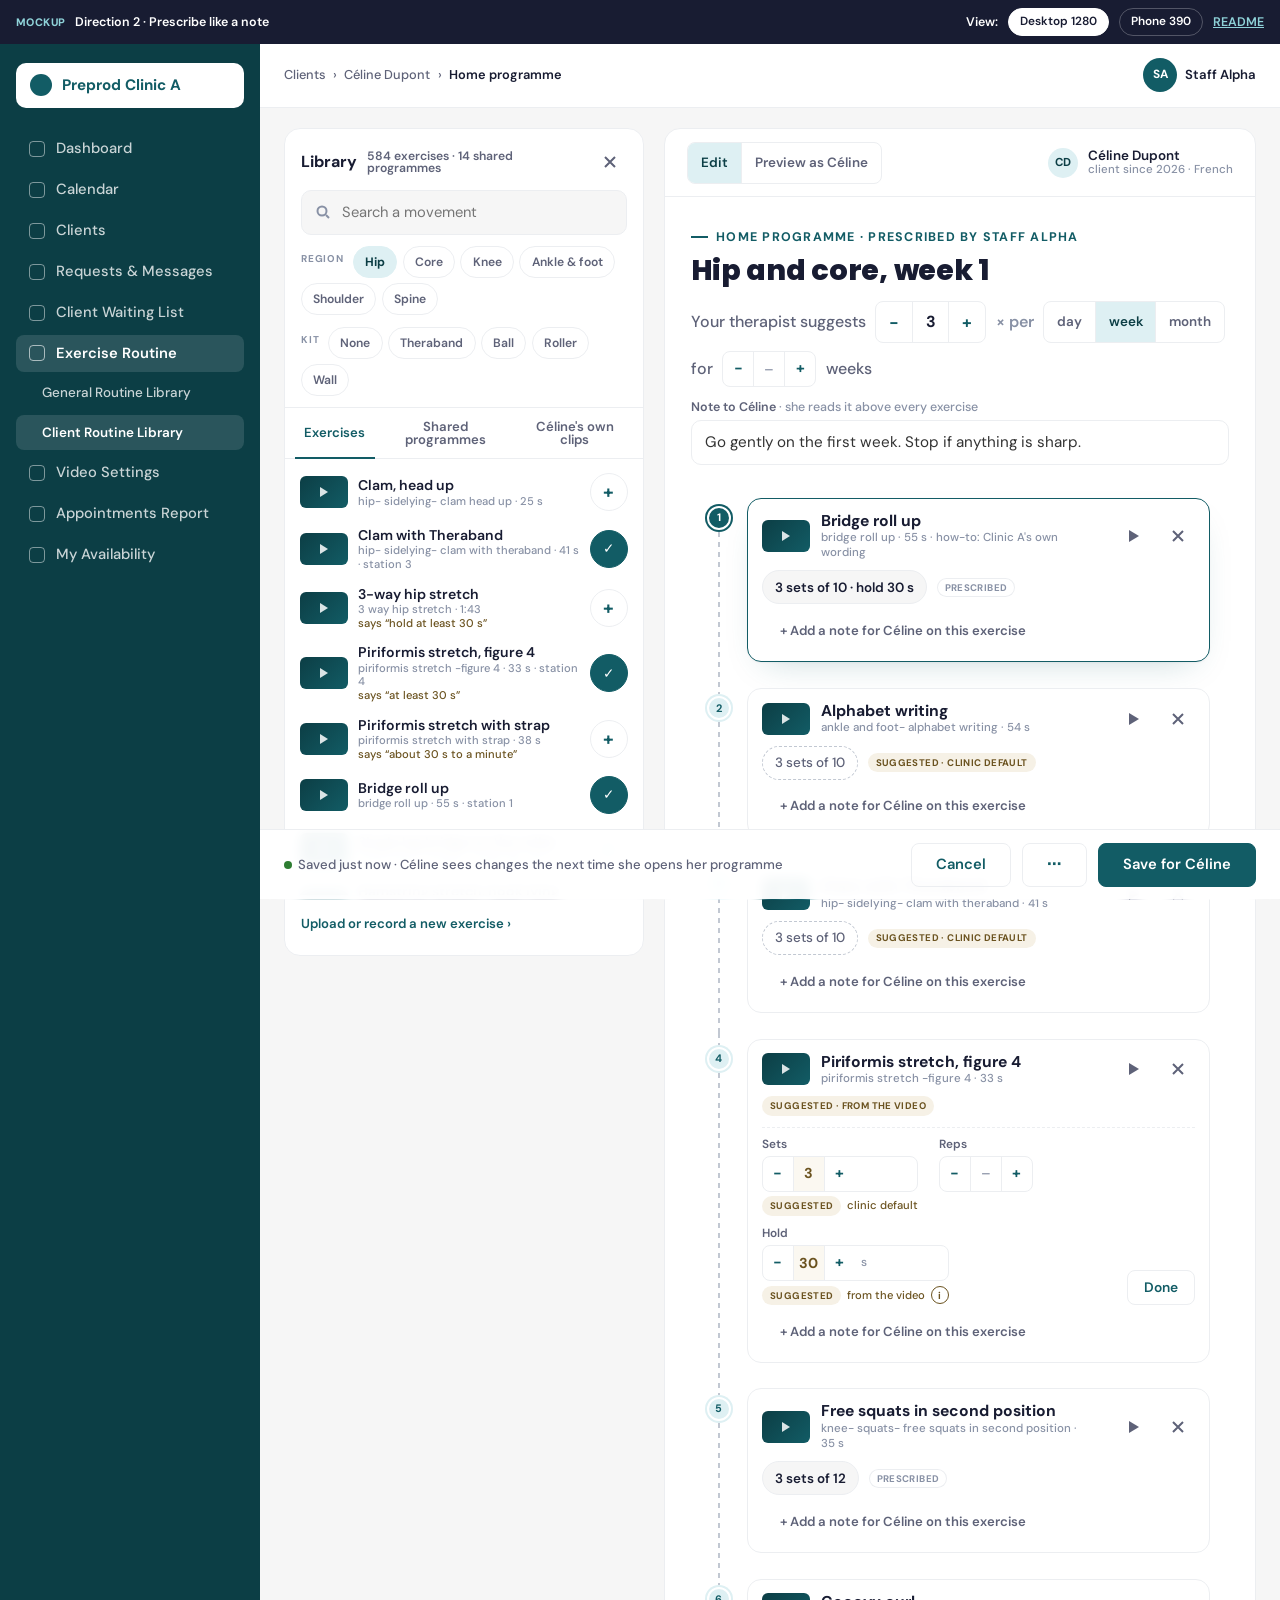
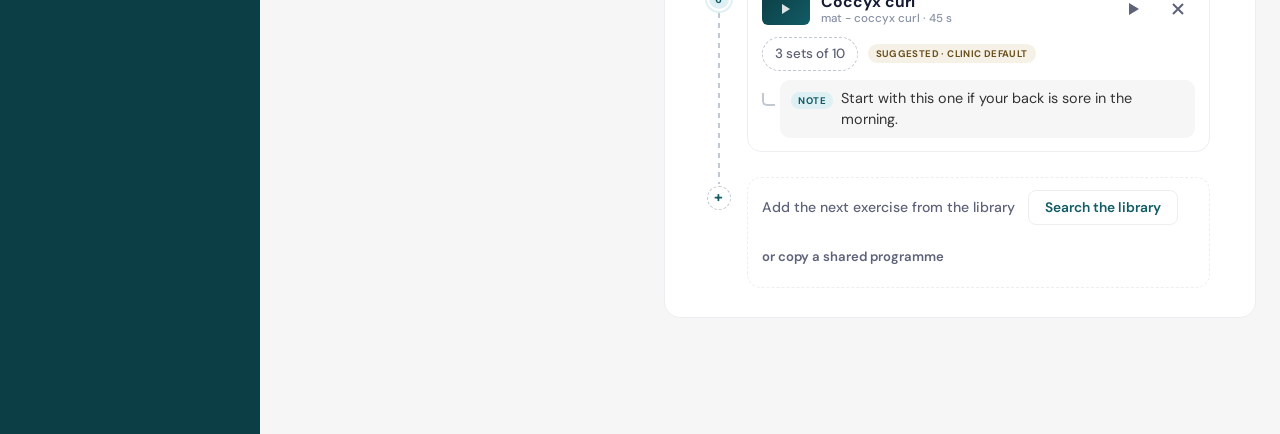
<file: builder/direction-2-prescribe.html>
<!doctype html>
<html lang="en">
<head>
<meta charset="utf-8">
<meta name="viewport" content="width=device-width, initial-scale=1">
<title>Builder, direction 2</title>
<meta name="description" content="Prescribe like a note: library on the left, the prescription on the right as the same spine the client reads, with a preview of the client's phone. Mockup for the owner, 2026-10-04.">
<link rel="stylesheet" href="https://fonts.googleapis.com/css2?family=DM+Sans:ital,opsz,wght@0,9..40,400;0,9..40,500;0,9..40,600;0,9..40,700;1,9..40,400&family=Poppins:wght@700;800&display=swap">
<style>
/* Tokens: corebility-website/site/src/styles/tokens.css, by name; --track/--lift/--opt from VIEWER-HANDOFF §2. Light only. */
:root{
  --teal:#125c65; --teal-hover:#2a8995; --teal-deep:#0c3e45; --teal-soft:#def0f3;
  --ink:#181c32; --body:#333333; --muted:#5e6278; --faint:#8891a5;
  --paper:#ffffff; --paper-2:#f6f6f6; --line:#eceef1; --on-teal:#ffffff; --focus:#125c65;
  --shadow:0 1px 2px rgba(24,28,50,.04), 0 14px 34px -18px rgba(18,92,101,.28);
  --lift:0 2px 6px rgba(24,28,50,.05), 0 30px 60px -30px rgba(18,92,101,.45);
  --track:#c2c8d2; --opt:#6b5320; --opt-soft:#f6f1e6;
  --rail-w:260px;
  --font-ui:'DM Sans',system-ui,sans-serif; --font-display:'Poppins','DM Sans',sans-serif;
}
*{box-sizing:border-box}
body{margin:0;background:var(--paper-2);color:var(--body);font:400 1rem/1.6 var(--font-ui);-webkit-font-smoothing:antialiased}
h1,h2,h3,h4{font-weight:700;line-height:1.1;text-wrap:balance;color:var(--ink);margin:0}
button{font:inherit}
input,textarea{font:inherit;color:inherit}
:focus-visible{outline:2px solid var(--focus);outline-offset:3px}
.sr{position:absolute;width:1px;height:1px;overflow:hidden;clip:rect(0 0 0 0);white-space:nowrap}
@media (prefers-reduced-motion:reduce){*{animation-duration:.001ms!important;transition-duration:.001ms!important}}

.btn{display:inline-flex;align-items:center;justify-content:center;gap:.5rem;padding:.85rem 1.5rem;border:1.5px solid var(--teal);border-radius:8px;font:600 .92rem/1 var(--font-ui);text-decoration:none;background:var(--teal);color:var(--on-teal);cursor:pointer;white-space:normal;transition:background .15s ease,border-color .15s ease}
.btn:hover{background:var(--teal-hover);border-color:var(--teal-hover)}
.btn.ghost{background:transparent;color:var(--teal);border-color:var(--line)}
.btn.ghost:hover{background:var(--teal-soft);border-color:var(--teal-soft)}
.btn.sm{padding:.6rem 1rem;font-size:.86rem}
.eyebrow{display:inline-flex;align-items:center;gap:.5rem;font:700 .78rem/1 var(--font-ui);letter-spacing:.1em;text-transform:uppercase;color:var(--teal);margin:0 0 .6rem}
.eyebrow::before{content:'';width:1.1rem;height:2px;background:var(--teal);display:inline-block}
.tag{font:700 .6rem/1 var(--font-ui);text-transform:uppercase;letter-spacing:.04em;padding:.3rem .5rem;border-radius:999px;background:var(--teal-soft);color:var(--teal);white-space:nowrap;display:inline-flex;align-items:center;gap:.3rem}
.tag.opt{background:var(--opt-soft);color:var(--opt)}
.tag.ghost{background:transparent;color:var(--faint);box-shadow:inset 0 0 0 1px var(--line)}

/* mockup chrome */
.mockbar{position:sticky;top:0;z-index:50;display:flex;align-items:center;gap:.6rem;flex-wrap:wrap;padding:.5rem 1rem;background:var(--ink);color:#fff;font:600 .78rem/1 var(--font-ui)}
.mockbar b{font-weight:800;letter-spacing:.04em;text-transform:uppercase;font-size:.68rem;color:#8fd3d9}
.mockbar .sp{flex:1}
.mockbar button{font:600 .74rem/1 var(--font-ui);padding:.45rem .7rem;border-radius:999px;border:1px solid rgba(255,255,255,.25);background:transparent;color:#fff;cursor:pointer}
.mockbar button[aria-pressed="true"]{background:#fff;color:var(--ink);border-color:#fff}
.mockbar a{color:#8fd3d9}
.stage{display:flex;justify-content:center}
.stage.phone{padding:1.5rem 0 3rem;background:#d9dde3}
.stage.phone .shell{width:390px;min-height:844px;max-height:844px;overflow:auto;border-radius:28px;box-shadow:var(--lift);border:8px solid #1b1e28}

/* shell */
.shell{container-type:inline-size;container-name:app;width:100%;position:relative}
.app{width:100%;background:var(--paper-2);display:grid;grid-template-columns:var(--rail-w) minmax(0,1fr);min-height:100vh;position:relative}
.rail{background:var(--teal-deep);color:#fff;padding:1.2rem 1rem;display:flex;flex-direction:column;gap:.25rem}
.rail .brand{display:flex;align-items:center;gap:.6rem;background:#fff;color:var(--teal);border-radius:10px;padding:.7rem .9rem;font:700 .95rem/1 var(--font-ui);margin-bottom:1.2rem}
.rail .brand i{width:22px;height:22px;border-radius:50%;background:var(--teal);display:inline-block}
.rail a{display:flex;align-items:center;gap:.7rem;padding:.6rem .8rem;border-radius:8px;color:rgba(255,255,255,.78);text-decoration:none;font:500 .92rem/1.2 var(--font-ui)}
.rail a.on{background:rgba(255,255,255,.12);color:#fff;font-weight:600}
.rail a i{width:16px;height:16px;border:1.5px solid currentColor;border-radius:4px;opacity:.6;flex:none}
.rail .sub{padding-left:1.6rem;font-size:.84rem}
.topbar{display:flex;align-items:center;gap:.8rem;padding:.9rem 1.5rem;background:var(--paper);border-bottom:1px solid var(--line)}
.topbar .crumbs{font:500 .8rem/1 var(--font-ui);color:var(--muted);display:flex;gap:.45rem;align-items:center;flex-wrap:wrap}
.topbar .crumbs b{color:var(--ink);font-weight:600}
.topbar .sp{flex:1}
.topbar .who{display:flex;align-items:center;gap:.5rem;font:600 .82rem/1.1 var(--font-ui);color:var(--ink)}
.topbar .who i{width:34px;height:34px;border-radius:50%;background:var(--teal);color:#fff;display:grid;place-items:center;font:700 .74rem/1 var(--font-ui);font-style:normal}
.menu-btn{display:none;width:40px;height:40px;border:0;background:transparent;border-radius:8px;cursor:pointer;color:var(--muted)}

/* two columns */
.work{display:grid;grid-template-columns:360px minmax(0,1fr);gap:1.25rem;padding:1.25rem 1.5rem 6rem;max-width:1180px;width:100%;align-items:start}

/* ---- library column ---- */
.lib{background:var(--paper);border:1px solid var(--line);border-radius:16px;display:flex;flex-direction:column;position:sticky;top:3.2rem;max-height:calc(100vh - 4.5rem)}
.lib header{padding:1rem 1rem .7rem;border-bottom:1px solid var(--line);display:flex;flex-direction:column;gap:.7rem}
.lib header .hrow{display:flex;align-items:center;gap:.6rem}
.lib header h2{font:700 1rem/1.2 var(--font-ui);flex:1}
.lib header .n{font:600 .76rem/1 var(--font-ui);color:var(--muted)}
.search{position:relative}
.search input{width:100%;min-height:44px;border:1px solid var(--line);border-radius:10px;padding:.6rem .9rem .6rem 2.5rem;background:var(--paper-2);font-size:.92rem}
.search input:focus{border-color:var(--teal);outline:0;background:var(--paper);box-shadow:0 0 0 3px var(--teal-soft)}
.search svg{position:absolute;left:.85rem;top:50%;translate:0 -50%;width:16px;height:16px;color:var(--faint)}
.chips{display:flex;gap:.35rem;flex-wrap:wrap}
.chip{font:600 .76rem/1 var(--font-ui);padding:0 .7rem;min-height:32px;border:1px solid var(--line);background:var(--paper);color:var(--muted);border-radius:999px;cursor:pointer;display:inline-flex;align-items:center}
.chip[aria-pressed="true"]{background:var(--teal-soft);border-color:var(--teal-soft);color:var(--teal-deep);font-weight:700}
.chips .lbl{font:700 .62rem/1 var(--font-ui);letter-spacing:.08em;text-transform:uppercase;color:var(--faint);align-self:center;margin-right:.2rem}
.tabs{display:flex;gap:.2rem;border-bottom:1px solid var(--line);padding:0 .6rem}
.tabs button{border:0;background:transparent;padding:.7rem .6rem;font:600 .82rem/1 var(--font-ui);color:var(--muted);cursor:pointer;border-bottom:2px solid transparent;margin-bottom:-1px;min-height:40px}
.tabs button[aria-selected="true"]{color:var(--teal);border-bottom-color:var(--teal)}
.results{flex:1;overflow:auto;padding:.4rem .5rem}
.res{display:grid;grid-template-columns:48px minmax(0,1fr) auto;gap:.6rem;align-items:center;padding:.45rem .45rem;border-radius:10px;min-height:54px}
.res:hover{background:var(--paper-2)}
.thumb{width:48px;height:32px;border-radius:6px;background:linear-gradient(135deg,var(--teal-deep),var(--teal));position:relative;overflow:hidden;flex:none}
.thumb::after{content:'';position:absolute;left:50%;top:50%;translate:-50% -50%;border-left:8px solid rgba(255,255,255,.85);border-top:5px solid transparent;border-bottom:5px solid transparent}
.thumb.none{background:var(--paper-2)}.thumb.none::after{display:none}
.res .t{font:600 .88rem/1.25 var(--font-ui);color:var(--ink)}
.res .lib-n{font:500 .7rem/1.2 var(--font-ui);color:var(--faint)}
.res .says{font:500 .7rem/1.2 var(--font-ui);color:var(--opt)}
.add{width:38px;height:38px;border-radius:50%;border:1.5px solid var(--line);background:var(--paper);color:var(--teal);font:700 1.15rem/1 var(--font-ui);cursor:pointer;display:grid;place-items:center}
.add:hover{background:var(--teal-soft);border-color:var(--teal-soft)}
.add.in{background:var(--teal);border-color:var(--teal);color:#fff;font-size:.85rem}
.lib footer{padding:.6rem 1rem .8rem;border-top:1px solid var(--line);display:flex;flex-direction:column}
.linkbtn{border:0;background:transparent;color:var(--teal);font:600 .82rem/1 var(--font-ui);cursor:pointer;padding:.4rem 0;min-height:36px;text-align:left}
.linkbtn.quiet{color:var(--muted)}
.lib-close{display:none}

/* ---- prescription column ---- */
.rx{background:var(--paper);border:1px solid var(--line);border-radius:16px;min-width:0}
.rx-top{display:flex;align-items:center;gap:.8rem;padding:.8rem 1.4rem;border-bottom:1px solid var(--line);flex-wrap:wrap}
.rx-top .sp{flex:1}
.seg{display:inline-flex;border:1px solid var(--line);border-radius:8px;overflow:hidden;background:var(--paper)}
.seg button{border:0;background:transparent;padding:0 .8rem;min-height:40px;font:600 .84rem/1 var(--font-ui);color:var(--muted);cursor:pointer;display:inline-flex;align-items:center;gap:.4rem}
.seg button+button{border-left:1px solid var(--line)}
.seg button[aria-pressed="true"]{background:var(--teal-soft);color:var(--teal-deep)}
.client{display:flex;align-items:center;gap:.6rem;text-decoration:none;color:var(--ink);font:600 .84rem/1.1 var(--font-ui)}
.client i{width:30px;height:30px;border-radius:50%;background:var(--teal-soft);color:var(--teal-deep);display:grid;place-items:center;font:700 .72rem/1 var(--font-ui);font-style:normal}
.client em{font-style:normal;color:var(--faint);font-weight:500;font-size:.72rem;display:block}

.edit{padding:1.4rem 1.6rem 1.6rem}
.title-in{width:100%;border:0;background:transparent;padding:.1rem 0;margin:0 0 .5rem;font:800 clamp(1.4rem,2.4cqi,1.8rem)/1.15 var(--font-display);color:var(--ink);letter-spacing:-.01em;border-bottom:1.5px solid transparent;border-radius:0}
.title-in:hover{border-bottom-color:var(--line)}.title-in:focus{border-bottom-color:var(--teal);outline:0}
/* the first line of the prescription is the frequency, written as the client will read it */
.firstline{display:flex;align-items:center;flex-wrap:wrap;gap:.5rem .6rem;font:500 1rem/1.4 var(--font-ui);color:var(--body);margin:.2rem 0 .9rem}
.firstline .lead{color:var(--muted)}
.stepper{display:inline-flex;align-items:stretch;border:1px solid var(--line);border-radius:8px;background:var(--paper);overflow:hidden;vertical-align:middle}
.stepper button{width:36px;border:0;background:transparent;color:var(--teal);font:700 1.05rem/1 var(--font-ui);cursor:pointer;min-height:40px}
.stepper button:hover{background:var(--teal-soft)}
.stepper output{display:grid;place-items:center;min-width:2.3rem;padding:0 .3rem;font:700 1rem/1 var(--font-ui);color:var(--ink);font-variant-numeric:tabular-nums;border-left:1px solid var(--line);border-right:1px solid var(--line)}
.stepper.unset output{color:var(--faint);font-weight:500}
.stepper.xs button{width:30px;min-height:34px;font-size:.95rem}.stepper.xs output{min-width:2rem;font-size:.9rem}
.x{color:var(--faint);font-weight:600;white-space:nowrap}
.note-in{width:100%;resize:none;border:1px solid var(--line);border-radius:10px;padding:.65rem .85rem;background:var(--paper);font:400 .95rem/1.5 var(--font-ui);color:var(--body);min-height:42px;field-sizing:content}
.note-in:focus{border-color:var(--teal);outline:0;box-shadow:0 0 0 3px var(--teal-soft)}
.lbl{display:block;font:600 .78rem/1 var(--font-ui);color:var(--muted);margin:0 0 .35rem}
.rx-note{margin:0 0 1.2rem;max-width:64ch}

/* the spine, builder flavour: rail + station per exercise, every station editable */
ol.spine{list-style:none;margin:0;padding:0;counter-reset:s}
.spine>li{position:relative;display:grid;grid-template-columns:56px minmax(0,1fr);--anchor:26px}
.srail{position:relative}
.seg-ln{position:absolute;left:50%;translate:-50% 0;width:2px;background:repeating-linear-gradient(to bottom,var(--track) 0 5px,transparent 5px 10px)}
.seg-ln.up{top:0;height:calc(var(--anchor) - 14px)}
.seg-ln.dn{top:calc(var(--anchor) + 14px);bottom:0}
.spine>li:first-child .seg-ln.up,.spine>li:last-child .seg-ln.dn{display:none}
.node{position:absolute;top:calc(var(--anchor) - 22px);left:50%;translate:-50% 0;width:44px;height:44px;display:grid;place-items:center;cursor:grab;border:0;background:none;padding:0}
.node b{width:24px;height:24px;border-radius:50%;background:var(--teal-soft);color:var(--teal);display:grid;place-items:center;font:700 .68rem/1 var(--font-ui);font-variant-numeric:tabular-nums;border:2px solid var(--paper);box-shadow:0 0 0 2px var(--teal-soft)}
.spine>li.focus .node b{background:var(--teal);color:#fff;box-shadow:0 0 0 2px var(--teal)}
.sbody{padding:.35rem 1.2rem 1.25rem 0;min-width:0}
.station{border:1px solid var(--line);border-radius:14px;padding:.75rem .9rem .8rem;background:var(--paper);transition:border-color .15s ease,box-shadow .15s ease}
.station:hover{border-color:#cdd6d8}
.spine>li.focus .station{border-color:var(--teal);box-shadow:var(--shadow)}
.st-head{display:flex;align-items:center;gap:.7rem}
.st-head .t{font:700 .98rem/1.3 var(--font-ui);color:var(--ink);min-width:0}
.st-head .t small{display:block;font:500 .72rem/1.3 var(--font-ui);color:var(--faint)}
.st-head .sp{flex:1}
.icon-btn{width:34px;height:34px;border:0;border-radius:8px;background:transparent;color:var(--muted);display:grid;place-items:center;cursor:pointer;flex:none}
.icon-btn:hover{background:var(--paper-2);color:var(--ink)}
.icon-btn svg{width:16px;height:16px}
/* dose line: a sentence the client will read; click to edit in place */
.dose-line{margin:.6rem 0 0;display:flex;flex-wrap:wrap;align-items:center;gap:.4rem .6rem}
.dose-say{display:inline-flex;align-items:center;gap:.5rem;min-height:34px;padding:0 .75rem;border-radius:999px;border:1px solid var(--line);background:var(--paper-2);font:600 .84rem/1 var(--font-ui);color:var(--ink);font-variant-numeric:tabular-nums;cursor:pointer}
.dose-say:hover{background:var(--teal-soft);border-color:var(--teal-soft)}
.dose-say.sug{background:var(--paper);border-style:dashed;border-color:var(--track);color:var(--muted);font-weight:500}
.dose-say.none{background:transparent;color:var(--teal)}
.dose-edit{display:none;flex-wrap:wrap;gap:.8rem 1.3rem;align-items:flex-start;margin-top:.7rem;padding-top:.7rem;border-top:1px dashed var(--line)}
.station.editing .dose-edit{display:flex}
.station.editing .dose-say{display:none}
.field{display:flex;flex-direction:column;gap:.3rem}
.field>span{font:600 .74rem/1 var(--font-ui);color:var(--muted)}
.field .u{font:500 .74rem/1 var(--font-ui);color:var(--faint);align-self:center;margin-left:.35rem}
.field .src{display:inline-flex;align-items:center;gap:.35rem;font:500 .7rem/1.2 var(--font-ui);color:var(--opt);min-height:1.1rem}
.field.sug .stepper output{color:var(--opt);background:#fbf8f1}
.field.pres .src{color:var(--teal)}
.dose-edit .done{align-self:flex-end;margin-left:auto}
.tip{position:relative;display:inline-grid;place-items:center;width:18px;height:18px;border-radius:50%;border:1.5px solid currentColor;font:700 .62rem/1 var(--font-ui);cursor:help;background:transparent;color:inherit;padding:0}
.tip .bubble{display:none;position:absolute;left:0;top:calc(100% + 8px);z-index:5;width:min(34ch,70vw);padding:.7rem .85rem;background:var(--ink);color:#fff;border-radius:10px;font:400 .8rem/1.45 var(--font-ui);text-align:left;box-shadow:var(--shadow)}
.tip .bubble b{display:block;font-size:.66rem;letter-spacing:.06em;text-transform:uppercase;color:#8fd3d9;margin-bottom:.25rem}
.tip:hover .bubble,.tip:focus .bubble{display:block}
/* the per-exercise note, as a branch row off the station (the client's own cue-row shape) */
.branch{margin:.6rem 0 0;padding:0;list-style:none}
.branch li{position:relative;margin-left:18px;padding:.5rem .7rem;font:400 .9rem/1.45 var(--font-ui);color:var(--body);background:var(--paper-2);border-radius:10px;display:flex;gap:.5rem;align-items:flex-start}
.branch li::before{content:"";position:absolute;left:-18px;top:.8rem;height:11px;width:11px;border-left:2px solid var(--track);border-bottom:2px solid var(--track);border-bottom-left-radius:5px}
.branch .k{font:700 .6rem/1 var(--font-ui);text-transform:uppercase;letter-spacing:.04em;padding:.25rem .45rem;border-radius:999px;background:var(--teal-soft);color:var(--teal);white-space:nowrap;flex:none;margin-top:.2rem}
.branch textarea{flex:1;border:0;background:transparent;resize:none;padding:0;min-height:1.4rem;font:inherit;color:inherit;field-sizing:content}
.branch textarea:focus{outline:0}
.addnote{margin:.5rem 0 0 18px}
/* the add-station node at the end */
.spine>li.addrow .node b{background:var(--paper);color:var(--teal);border:1.5px dashed var(--track);box-shadow:none;font-size:.95rem}
.spine>li.addrow .sbody{padding-bottom:.2rem}
.addrow .station{border-style:dashed;background:transparent;display:flex;gap:.8rem;align-items:center;flex-wrap:wrap}
.addrow .station p{margin:0;font:500 .88rem/1.4 var(--font-ui);color:var(--muted)}

/* preview surface: the client's phone */
.preview{display:none;padding:1.4rem 1.6rem 1.8rem;background:var(--paper-2);border-radius:0 0 16px 16px}
.rx.previewing .edit{display:none}.rx.previewing .preview{display:block}
.pv-wrap{display:flex;flex-wrap:wrap-reverse;gap:1.5rem;align-items:flex-start;justify-content:center}
.pv-notes{flex:1 1 260px}
.pv-notes{font:400 .92rem/1.55 var(--font-ui);color:var(--muted);max-width:44ch}
.pv-notes h3{font:700 1rem/1.3 var(--font-ui);margin-bottom:.4rem}
.pv-notes ul{padding-left:1.1rem;margin:.4rem 0 0}
.phone{flex:0 1 392px;width:392px;max-width:100%;height:676px;background:var(--paper);border:1px solid var(--line);border-radius:20px;box-shadow:var(--lift);overflow:auto;justify-self:end;font-size:15px}
.cl-head{padding:1.1rem 1.15rem .9rem;border-bottom:1px solid var(--line)}
.cl-head .eyebrow{margin-bottom:.4rem;font-size:.72rem}
.cl-head h3{font:800 1.3rem/1.15 var(--font-display);letter-spacing:-.01em}
.cl-head .meta{margin:.35rem 0 0;font:600 .78rem/1.3 var(--font-ui);color:var(--muted)}
.cl-freq{display:flex;align-items:center;gap:.8rem;padding:.9rem 1.15rem;border-bottom:1px solid var(--line)}
.cl-ring{width:52px;height:52px;border-radius:50%;border:4px solid var(--teal-soft);display:grid;place-items:center;font:700 .78rem/1 var(--font-ui);color:var(--teal-deep);flex:none}
.cl-ring small{display:block;font:700 .5rem/1 var(--font-ui);letter-spacing:.06em;color:var(--faint);text-align:center;margin-top:.15rem}
.cl-freq p{margin:0;font:600 .9rem/1.35 var(--font-ui);color:var(--ink)}
.cl-freq p small{display:block;font:500 .74rem/1.3 var(--font-ui);color:var(--muted)}
.cl-note{margin:.9rem 1.15rem 0;padding:.75rem .9rem;background:var(--teal-soft);border-radius:12px;font:400 .86rem/1.45 var(--font-ui);color:var(--teal-deep)}
.cl-note b{display:block;font:700 .66rem/1 var(--font-ui);letter-spacing:.06em;text-transform:uppercase;margin-bottom:.3rem}
.cl-list{padding:1rem 1.15rem 1.2rem}
.cl-list h4{font:700 .66rem/1 var(--font-ui);letter-spacing:.08em;text-transform:uppercase;color:var(--muted);margin-bottom:.6rem;display:flex;justify-content:space-between}
.cl-row{display:grid;grid-template-columns:22px 48px minmax(0,1fr) 26px;gap:.6rem;align-items:center;padding:.6rem .7rem;border:1px solid var(--line);border-radius:12px;margin-bottom:.45rem;background:var(--paper)}
.cl-row .n{font:700 .8rem/1 var(--font-ui);color:var(--muted);text-align:center;font-variant-numeric:tabular-nums}
.cl-row .thumb{width:48px;height:32px}
.cl-row .t{font:700 .88rem/1.25 var(--font-ui);color:var(--ink)}
.cl-row .d{font:500 .74rem/1.3 var(--font-ui);color:var(--muted);margin-top:.1rem}
.cl-row .nt{font:400 .76rem/1.35 var(--font-ui);color:var(--body);margin-top:.25rem;padding:.35rem .5rem;background:var(--paper-2);border-radius:8px}
.cl-row .nt b{font:700 .58rem/1 var(--font-ui);letter-spacing:.04em;text-transform:uppercase;color:var(--teal);margin-right:.35rem}
.cl-row .tick{width:24px;height:24px;border-radius:50%;border:2px solid var(--track)}
.cl-bar{position:sticky;bottom:0;padding:.7rem 1.15rem .9rem;background:var(--paper);border-top:1px solid var(--line)}
.cl-bar .btn{width:100%;min-height:46px}

/* sticky save bar */
.bar{position:sticky;bottom:0;z-index:20;margin:0 -1.5rem -6rem;grid-column:1 / -1;padding:.8rem 1.5rem;background:rgba(255,255,255,.96);border-top:1px solid var(--line);backdrop-filter:saturate(180%) blur(6px);display:flex;align-items:center;gap:.7rem;flex-wrap:wrap}
.bar .status{font:500 .82rem/1.3 var(--font-ui);color:var(--muted);display:flex;align-items:center;gap:.4rem}
.bar .status i{width:8px;height:8px;border-radius:50%;background:#2e7d32;display:inline-block}
.bar .sp{flex:1}
.kebab{position:relative}
.kebab menu{display:none;position:absolute;right:0;bottom:calc(100% + 6px);margin:0;padding:.4rem;list-style:none;background:var(--paper);border:1px solid var(--line);border-radius:12px;box-shadow:var(--shadow);min-width:230px}
.kebab.open menu{display:block}
.kebab menu button{display:block;width:100%;text-align:left;border:0;background:transparent;padding:.6rem .7rem;border-radius:8px;font:500 .88rem/1.2 var(--font-ui);color:var(--ink);cursor:pointer}
.kebab menu button:hover{background:var(--paper-2)}
.kebab menu button small{display:block;color:var(--faint);font-size:.74rem}
.fab{display:none}

/* phone layout, by container */
@container app (max-width: 900px){
  .app{grid-template-columns:minmax(0,1fr)}
  .rail{display:none}
  .menu-btn{display:grid;place-items:center}
  .topbar{padding:.7rem 1rem}.topbar .crumbs{display:none}
  .work{grid-template-columns:minmax(0,1fr);padding:1rem 1rem 6rem;gap:1rem}
  .lib{position:fixed;inset:0;z-index:61;border-radius:0;max-height:none;display:none}
  .stage.phone .lib{position:absolute}
  .app.lib-open .lib{display:flex}
  .lib-close{display:grid}
  .fab{display:inline-flex;position:sticky;bottom:5.2rem;z-index:19;margin-left:auto;box-shadow:var(--lift)}
  .rx-top{padding:.7rem 1rem}
  .edit{padding:1rem 1rem 1.2rem}
  .spine>li{grid-template-columns:40px minmax(0,1fr)}
  .sbody{padding-right:0}
  .st-head .thumb{display:none}
  .preview{padding:1rem}
  .phone{width:100%;height:auto;justify-self:stretch;box-shadow:none}
  .pv-notes{order:2}
  .bar{margin:0 -1rem -6rem;padding:.7rem 1rem}
  .bar .status{flex:1 0 100%;order:-1}
  .bar .btn{flex:1 1 auto}
}
</style>
</head>
<body>

<div class="mockbar" role="toolbar" aria-label="Mockup controls">
  <b>Mockup</b> Direction 2 · Prescribe like a note
  <span class="sp"></span>
  <span>View:</span>
  <button type="button" data-vp="desk" aria-pressed="true">Desktop 1280</button>
  <button type="button" data-vp="phone" aria-pressed="false">Phone 390</button>
  <a href="README.md">README</a>
</div>

<div class="stage" id="stage">
<div class="shell"><div class="app" id="app">

  <nav class="rail" aria-label="App navigation (stand-in)">
    <div class="brand"><i></i>Preprod Clinic A</div>
    <a href="#"><i></i>Dashboard</a>
    <a href="#"><i></i>Calendar</a>
    <a href="#"><i></i>Clients</a>
    <a href="#"><i></i>Requests &amp; Messages</a>
    <a href="#"><i></i>Client Waiting List</a>
    <a href="#" class="on"><i></i>Exercise Routine</a>
    <a href="#" class="sub">General Routine Library</a>
    <a href="#" class="sub on">Client Routine Library</a>
    <a href="#"><i></i>Video Settings</a>
    <a href="#"><i></i>Appointments Report</a>
    <a href="#"><i></i>My Availability</a>
  </nav>

  <div>
    <div class="topbar">
      <button class="menu-btn" type="button" aria-label="Menu"><svg width="20" height="20" viewBox="0 0 20 20" fill="none" stroke="currentColor" stroke-width="2"><path d="M3 5h14M3 10h14M3 15h14"/></svg></button>
      <div class="crumbs"><span>Clients</span>›<span>Céline Dupont</span>›<b>Home programme</b></div>
      <span class="sp"></span>
      <div class="who"><i>SA</i><span>Staff Alpha</span></div>
    </div>

    <div class="work">

      <!-- LEFT: the library -->
      <aside class="lib" aria-labelledby="libT">
        <header>
          <div class="hrow"><h2 id="libT">Library</h2><span class="n">584 exercises · 14 shared programmes</span><button type="button" class="icon-btn lib-close" aria-label="Close" data-close-lib><svg viewBox="0 0 16 16" fill="none" stroke="currentColor" stroke-width="2"><path d="M3 3l10 10M13 3L3 13"/></svg></button></div>
          <div class="search"><svg viewBox="0 0 16 16" fill="none" stroke="currentColor" stroke-width="2"><circle cx="7" cy="7" r="4.5"/><path d="M11 11l3 3"/></svg><input type="search" id="q" placeholder="Search a movement" autocomplete="off"></div>
          <div class="chips" role="group" aria-label="Region"><span class="lbl">Region</span>
            <button type="button" class="chip" aria-pressed="true">Hip</button><button type="button" class="chip" aria-pressed="false">Core</button><button type="button" class="chip" aria-pressed="false">Knee</button><button type="button" class="chip" aria-pressed="false">Ankle &amp; foot</button><button type="button" class="chip" aria-pressed="false">Shoulder</button><button type="button" class="chip" aria-pressed="false">Spine</button></div>
          <div class="chips" role="group" aria-label="Equipment"><span class="lbl">Kit</span>
            <button type="button" class="chip" aria-pressed="false">None</button><button type="button" class="chip" aria-pressed="false">Theraband</button><button type="button" class="chip" aria-pressed="false">Ball</button><button type="button" class="chip" aria-pressed="false">Roller</button><button type="button" class="chip" aria-pressed="false">Wall</button></div>
        </header>
        <div class="tabs" role="tablist"><button type="button" role="tab" aria-selected="true">Exercises</button><button type="button" role="tab" aria-selected="false">Shared programmes</button><button type="button" role="tab" aria-selected="false">Céline's own clips</button></div>
        <div class="results" id="results">
          <div class="res"><span class="thumb"></span><div><div class="t">Clam, head up</div><div class="lib-n">hip- sidelying- clam head up · 25 s</div></div><button type="button" class="add" aria-label="Add">+</button></div>
          <div class="res"><span class="thumb"></span><div><div class="t">Clam with Theraband</div><div class="lib-n">hip- sidelying- clam with theraband · 41 s · station 3</div></div><button type="button" class="add in" aria-label="Already in the programme">✓</button></div>
          <div class="res"><span class="thumb"></span><div><div class="t">3-way hip stretch</div><div class="lib-n">3 way hip stretch · 1:43</div><div class="says">says “hold at least 30 s”</div></div><button type="button" class="add" aria-label="Add">+</button></div>
          <div class="res"><span class="thumb"></span><div><div class="t">Piriformis stretch, figure 4</div><div class="lib-n">piriformis stretch -figure 4 · 33 s · station 4</div><div class="says">says “at least 30 s”</div></div><button type="button" class="add in" aria-label="Already in the programme">✓</button></div>
          <div class="res"><span class="thumb"></span><div><div class="t">Piriformis stretch with strap</div><div class="lib-n">piriformis stretch with strap · 38 s</div><div class="says">says “about 30 s to a minute”</div></div><button type="button" class="add" aria-label="Add">+</button></div>
          <div class="res"><span class="thumb"></span><div><div class="t">Bridge roll up</div><div class="lib-n">bridge roll up · 55 s · station 1</div></div><button type="button" class="add in" aria-label="Already in the programme">✓</button></div>
          <div class="res"><span class="thumb"></span><div><div class="t">Single leg bridge on the roller</div><div class="lib-n">foam roller - bridge - single leg · 48 s</div></div><button type="button" class="add" aria-label="Add">+</button></div>
          <div class="res"><span class="thumb"></span><div><div class="t">Hamstring stretch, hook lying</div><div class="lib-n">hamstring stretch - hook lying · 37 s</div><div class="says">says “about 60 s”</div></div><button type="button" class="add" aria-label="Add">+</button></div>
          <div class="res"><span class="thumb"></span><div><div class="t">Adductor stretch, butterfly</div><div class="lib-n">adductor stretch- butterfly position · 29 s</div></div><button type="button" class="add" aria-label="Add">+</button></div>
          <div class="res"><span class="thumb"></span><div><div class="t">Coccyx curl</div><div class="lib-n">mat - coccyx curl · 45 s · station 6</div></div><button type="button" class="add in" aria-label="Already in the programme">✓</button></div>
          <div class="res"><span class="thumb none"></span><div><div class="t">Wall sit (clinic recording)</div><div class="lib-n">Clinic A · no how-to text yet</div></div><button type="button" class="add" aria-label="Add">+</button></div>
        </div>
        <footer><button type="button" class="linkbtn">Upload or record a new exercise ›</button></footer>
      </aside>

      <!-- RIGHT: the prescription, as the spine -->
      <section class="rx" id="rx" aria-labelledby="ttl">
        <div class="rx-top">
          <div class="seg" role="group" aria-label="Mode">
            <button type="button" data-mode="edit" aria-pressed="true">Edit</button>
            <button type="button" data-mode="preview" aria-pressed="false">Preview as Céline</button>
          </div>
          <span class="sp"></span>
          <a class="client" href="#" title="Open Céline's profile in a new tab"><i>CD</i><span>Céline Dupont<em>client since 2026 · French</em></span></a>
        </div>

        <!-- EDIT -->
        <div class="edit">
          <p class="eyebrow">Home programme · prescribed by Staff Alpha</p>
          <label class="sr" for="ttl">Programme name</label>
          <input class="title-in" id="ttl" value="Hip and core, week 1">

          <div class="firstline" aria-label="How often">
            <span class="lead">Your therapist suggests</span>
            <span class="stepper" id="freq"><button type="button" data-d="-1" aria-label="Fewer">−</button><output id="freqOut">3</output><button type="button" data-d="1" aria-label="More">+</button></span>
            <span class="x">× per</span>
            <span class="seg" role="group" aria-label="Per"><button type="button" data-unit="day" aria-pressed="false">day</button><button type="button" data-unit="week" aria-pressed="true">week</button><button type="button" data-unit="month" aria-pressed="false">month</button></span>
            <span class="lead">for</span>
            <span class="stepper xs unset" id="weeks"><button type="button" data-d="-1" aria-label="Fewer weeks">−</button><output id="wkOut">–</output><button type="button" data-d="1" aria-label="More weeks">+</button></span>
            <span class="lead">weeks</span>
          </div>

          <div class="rx-note">
            <label class="lbl" for="note">Note to Céline <span style="font-weight:500;color:var(--faint)">· she reads it above every exercise</span></label>
            <textarea class="note-in" id="note" rows="1">Go gently on the first week. Stop if anything is sharp.</textarea>
          </div>

          <ol class="spine" id="spine">

            <li class="focus" data-i="1">
              <div class="srail"><span class="seg-ln up"></span><button type="button" class="node" aria-label="Station 1, drag to reorder"><b>1</b></button><span class="seg-ln dn"></span></div>
              <div class="sbody"><div class="station">
                <div class="st-head"><span class="thumb"></span><span class="t">Bridge roll up<small>bridge roll up · 55 s · how-to: Clinic A's own wording</small></span><span class="sp"></span>
                  <button type="button" class="icon-btn" aria-label="Play"><svg viewBox="0 0 16 16" fill="currentColor"><path d="M4 2l10 6-10 6z"/></svg></button>
                  <button type="button" class="icon-btn" aria-label="Remove from programme"><svg viewBox="0 0 16 16" fill="none" stroke="currentColor" stroke-width="2"><path d="M3 3l10 10M13 3L3 13"/></svg></button></div>
                <div class="dose-line"><button type="button" class="dose-say" data-edit>3 sets of 10 · hold 30 s</button><span class="tag ghost">prescribed</span></div>
                <div class="dose-edit">
                  <div class="field pres" data-f="sets"><span>Sets</span><span class="stepper xs"><button type="button" data-d="-1">−</button><output>3</output><button type="button" data-d="1">+</button></span><span class="src"><span class="tag">prescribed</span></span></div>
                  <div class="field pres" data-f="reps"><span>Reps</span><span class="stepper xs"><button type="button" data-d="-1">−</button><output>10</output><button type="button" data-d="1">+</button></span><span class="src"><span class="tag">prescribed</span></span></div>
                  <div class="field pres" data-f="hold" data-step="5"><span>Hold</span><span class="stepper xs"><button type="button" data-d="-1">−</button><output>30</output><button type="button" data-d="1">+</button><span class="u">s</span></span><span class="src"><span class="tag">prescribed</span></span></div>
                  <button type="button" class="btn ghost sm done" data-edit>Done</button>
                </div>
                <button type="button" class="linkbtn quiet addnote">+ Add a note for Céline on this exercise</button>
              </div></div>
            </li>

            <li data-i="2">
              <div class="srail"><span class="seg-ln up"></span><button type="button" class="node" aria-label="Station 2, drag to reorder"><b>2</b></button><span class="seg-ln dn"></span></div>
              <div class="sbody"><div class="station">
                <div class="st-head"><span class="thumb"></span><span class="t">Alphabet writing<small>ankle and foot- alphabet writing · 54 s</small></span><span class="sp"></span>
                  <button type="button" class="icon-btn" aria-label="Play"><svg viewBox="0 0 16 16" fill="currentColor"><path d="M4 2l10 6-10 6z"/></svg></button>
                  <button type="button" class="icon-btn" aria-label="Remove from programme"><svg viewBox="0 0 16 16" fill="none" stroke="currentColor" stroke-width="2"><path d="M3 3l10 10M13 3L3 13"/></svg></button></div>
                <div class="dose-line"><button type="button" class="dose-say sug" data-edit>3 sets of 10</button><span class="tag opt">suggested · clinic default</span></div>
                <div class="dose-edit">
                  <div class="field sug" data-f="sets"><span>Sets</span><span class="stepper xs"><button type="button" data-d="-1">−</button><output>3</output><button type="button" data-d="1">+</button></span><span class="src"><span class="tag opt">suggested</span> clinic default</span></div>
                  <div class="field sug" data-f="reps"><span>Reps</span><span class="stepper xs"><button type="button" data-d="-1">−</button><output>10</output><button type="button" data-d="1">+</button></span><span class="src"><span class="tag opt">suggested</span> clinic default</span></div>
                  <div class="field" data-f="hold" data-step="5"><span>Hold</span><span class="stepper xs unset"><button type="button" data-d="-1">−</button><output>–</output><button type="button" data-d="1">+</button><span class="u">s</span></span><span class="src"></span></div>
                  <button type="button" class="btn ghost sm done" data-edit>Done</button>
                </div>
                <button type="button" class="linkbtn quiet addnote">+ Add a note for Céline on this exercise</button>
              </div></div>
            </li>

            <li data-i="3">
              <div class="srail"><span class="seg-ln up"></span><button type="button" class="node" aria-label="Station 3, drag to reorder"><b>3</b></button><span class="seg-ln dn"></span></div>
              <div class="sbody"><div class="station">
                <div class="st-head"><span class="thumb"></span><span class="t">Clam with Theraband<small>hip- sidelying- clam with theraband · 41 s</small></span><span class="sp"></span>
                  <button type="button" class="icon-btn" aria-label="Play"><svg viewBox="0 0 16 16" fill="currentColor"><path d="M4 2l10 6-10 6z"/></svg></button>
                  <button type="button" class="icon-btn" aria-label="Remove from programme"><svg viewBox="0 0 16 16" fill="none" stroke="currentColor" stroke-width="2"><path d="M3 3l10 10M13 3L3 13"/></svg></button></div>
                <div class="dose-line"><button type="button" class="dose-say sug" data-edit>3 sets of 10</button><span class="tag opt">suggested · clinic default</span></div>
                <div class="dose-edit">
                  <div class="field sug" data-f="sets"><span>Sets</span><span class="stepper xs"><button type="button" data-d="-1">−</button><output>3</output><button type="button" data-d="1">+</button></span><span class="src"><span class="tag opt">suggested</span> clinic default</span></div>
                  <div class="field sug" data-f="reps"><span>Reps</span><span class="stepper xs"><button type="button" data-d="-1">−</button><output>10</output><button type="button" data-d="1">+</button></span><span class="src"><span class="tag opt">suggested</span> clinic default</span></div>
                  <div class="field" data-f="hold" data-step="5"><span>Hold</span><span class="stepper xs unset"><button type="button" data-d="-1">−</button><output>–</output><button type="button" data-d="1">+</button><span class="u">s</span></span><span class="src"></span></div>
                  <button type="button" class="btn ghost sm done" data-edit>Done</button>
                </div>
                <button type="button" class="linkbtn quiet addnote">+ Add a note for Céline on this exercise</button>
              </div></div>
            </li>

            <li data-i="4">
              <div class="srail"><span class="seg-ln up"></span><button type="button" class="node" aria-label="Station 4, drag to reorder"><b>4</b></button><span class="seg-ln dn"></span></div>
              <div class="sbody"><div class="station editing">
                <div class="st-head"><span class="thumb"></span><span class="t">Piriformis stretch, figure 4<small>piriformis stretch -figure 4 · 33 s</small></span><span class="sp"></span>
                  <button type="button" class="icon-btn" aria-label="Play"><svg viewBox="0 0 16 16" fill="currentColor"><path d="M4 2l10 6-10 6z"/></svg></button>
                  <button type="button" class="icon-btn" aria-label="Remove from programme"><svg viewBox="0 0 16 16" fill="none" stroke="currentColor" stroke-width="2"><path d="M3 3l10 10M13 3L3 13"/></svg></button></div>
                <div class="dose-line"><button type="button" class="dose-say sug" data-edit>3 × hold 30 s</button><span class="tag opt">suggested · from the video</span></div>
                <div class="dose-edit">
                  <div class="field sug" data-f="sets"><span>Sets</span><span class="stepper xs"><button type="button" data-d="-1">−</button><output>3</output><button type="button" data-d="1">+</button></span><span class="src"><span class="tag opt">suggested</span> clinic default</span></div>
                  <div class="field" data-f="reps"><span>Reps</span><span class="stepper xs unset"><button type="button" data-d="-1">−</button><output>–</output><button type="button" data-d="1">+</button></span><span class="src"></span></div>
                  <div class="field sug" data-f="hold" data-step="5"><span>Hold</span><span class="stepper xs"><button type="button" data-d="-1">−</button><output>30</output><button type="button" data-d="1">+</button><span class="u">s</span></span>
                    <span class="src"><span class="tag opt">suggested</span> from the video <button type="button" class="tip" aria-label="Why 30 seconds">i<span class="bubble" role="tooltip"><b>She says, at 0:24</b>“Hold the stretch for at least 30 seconds but up to a minute in order to give the muscle a chance to release.”</span></button></span></div>
                  <button type="button" class="btn ghost sm done" data-edit>Done</button>
                </div>
                <button type="button" class="linkbtn quiet addnote">+ Add a note for Céline on this exercise</button>
              </div></div>
            </li>

            <li data-i="5">
              <div class="srail"><span class="seg-ln up"></span><button type="button" class="node" aria-label="Station 5, drag to reorder"><b>5</b></button><span class="seg-ln dn"></span></div>
              <div class="sbody"><div class="station">
                <div class="st-head"><span class="thumb"></span><span class="t">Free squats in second position<small>knee- squats- free squats in second position · 35 s</small></span><span class="sp"></span>
                  <button type="button" class="icon-btn" aria-label="Play"><svg viewBox="0 0 16 16" fill="currentColor"><path d="M4 2l10 6-10 6z"/></svg></button>
                  <button type="button" class="icon-btn" aria-label="Remove from programme"><svg viewBox="0 0 16 16" fill="none" stroke="currentColor" stroke-width="2"><path d="M3 3l10 10M13 3L3 13"/></svg></button></div>
                <div class="dose-line"><button type="button" class="dose-say" data-edit>3 sets of 12</button><span class="tag ghost">prescribed</span></div>
                <div class="dose-edit">
                  <div class="field pres" data-f="sets"><span>Sets</span><span class="stepper xs"><button type="button" data-d="-1">−</button><output>3</output><button type="button" data-d="1">+</button></span><span class="src"><span class="tag">prescribed</span></span></div>
                  <div class="field pres" data-f="reps"><span>Reps</span><span class="stepper xs"><button type="button" data-d="-1">−</button><output>12</output><button type="button" data-d="1">+</button></span><span class="src"><span class="tag">prescribed</span></span></div>
                  <div class="field" data-f="hold" data-step="5"><span>Hold</span><span class="stepper xs unset"><button type="button" data-d="-1">−</button><output>–</output><button type="button" data-d="1">+</button><span class="u">s</span></span><span class="src"></span></div>
                  <button type="button" class="btn ghost sm done" data-edit>Done</button>
                </div>
                <button type="button" class="linkbtn quiet addnote">+ Add a note for Céline on this exercise</button>
              </div></div>
            </li>

            <li data-i="6">
              <div class="srail"><span class="seg-ln up"></span><button type="button" class="node" aria-label="Station 6, drag to reorder"><b>6</b></button><span class="seg-ln dn"></span></div>
              <div class="sbody"><div class="station">
                <div class="st-head"><span class="thumb"></span><span class="t">Coccyx curl<small>mat - coccyx curl · 45 s</small></span><span class="sp"></span>
                  <button type="button" class="icon-btn" aria-label="Play"><svg viewBox="0 0 16 16" fill="currentColor"><path d="M4 2l10 6-10 6z"/></svg></button>
                  <button type="button" class="icon-btn" aria-label="Remove from programme"><svg viewBox="0 0 16 16" fill="none" stroke="currentColor" stroke-width="2"><path d="M3 3l10 10M13 3L3 13"/></svg></button></div>
                <div class="dose-line"><button type="button" class="dose-say sug" data-edit>3 sets of 10</button><span class="tag opt">suggested · clinic default</span></div>
                <div class="dose-edit">
                  <div class="field sug" data-f="sets"><span>Sets</span><span class="stepper xs"><button type="button" data-d="-1">−</button><output>3</output><button type="button" data-d="1">+</button></span><span class="src"><span class="tag opt">suggested</span> clinic default</span></div>
                  <div class="field sug" data-f="reps"><span>Reps</span><span class="stepper xs"><button type="button" data-d="-1">−</button><output>10</output><button type="button" data-d="1">+</button></span><span class="src"><span class="tag opt">suggested</span> clinic default</span></div>
                  <div class="field" data-f="hold" data-step="5"><span>Hold</span><span class="stepper xs unset"><button type="button" data-d="-1">−</button><output>–</output><button type="button" data-d="1">+</button><span class="u">s</span></span><span class="src"></span></div>
                  <button type="button" class="btn ghost sm done" data-edit>Done</button>
                </div>
                <ul class="branch"><li><span class="k">Note</span><textarea aria-label="Note to Céline on this exercise">Start with this one if your back is sore in the morning.</textarea></li></ul>
              </div></div>
            </li>

            <li class="addrow">
              <div class="srail"><span class="seg-ln up"></span><span class="node" aria-hidden="true"><b>+</b></span></div>
              <div class="sbody"><div class="station"><p>Add the next exercise from the library</p><button type="button" class="btn ghost sm" data-focus-lib>Search the library</button><button type="button" class="linkbtn quiet">or copy a shared programme</button></div></div>
            </li>

          </ol>
        </div>

        <!-- PREVIEW: the client's phone, rendered from the same data -->
        <div class="preview" aria-label="Preview as Céline">
          <div class="pv-wrap">
            <div class="pv-notes">
              <h3>What Céline will see</h3>
              <p>Her phone, in her language, built from exactly what is on the left. Nothing here is typed twice.</p>
              <ul>
                <li>The frequency line reads from the first line of your prescription.</li>
                <li>A <em>suggested</em> dose you have not touched is shown to her as prescribed, because by saving you accept it. If you would rather she see nothing, clear it.</li>
                <li>Your note sits above every exercise; a per-exercise note sits under its own exercise.</li>
                <li>Opening an exercise shows her the route: the clip's how-to as stations, with the hold ring where you set a hold.</li>
              </ul>
              <p><button type="button" class="btn ghost sm">Print sheet (PDF)</button></p>
            </div>
            <div class="phone" lang="fr" aria-label="Céline's phone">
              <div class="cl-head"><p class="eyebrow">Programme à domicile</p><h3>Hip and core, week 1</h3><p class="meta">Prescrit par Staff Alpha · 6 exercices</p></div>
              <div class="cl-freq"><div class="cl-ring">0/6<small>AUJOURD'HUI</small></div><p id="pvFreq">Votre thérapeute suggère 3 × par semaine<small>Faites les exercices dans l'ordre. Si quelque chose fait mal, arrêtez et dites-le à Staff Alpha.</small></p></div>
              <div class="cl-note"><b>Conseil de votre thérapeute</b>Go gently on the first week. Stop if anything is sharp.</div>
              <div class="cl-list"><h4><span>Dans ce programme</span><span>0 terminés</span></h4>
                <div class="cl-row"><span class="n">1</span><span class="thumb"></span><div><div class="t">Bridge roll up</div><div class="d">3 séries de 10 · tenir 30 s</div></div><span class="tick"></span></div>
                <div class="cl-row"><span class="n">2</span><span class="thumb"></span><div><div class="t">Alphabet writing</div><div class="d">3 séries de 10</div></div><span class="tick"></span></div>
                <div class="cl-row"><span class="n">3</span><span class="thumb"></span><div><div class="t">Clam with Theraband</div><div class="d">3 séries de 10</div></div><span class="tick"></span></div>
                <div class="cl-row"><span class="n">4</span><span class="thumb"></span><div><div class="t">Piriformis stretch, figure 4</div><div class="d">3 × tenir 30 s</div></div><span class="tick"></span></div>
                <div class="cl-row"><span class="n">5</span><span class="thumb"></span><div><div class="t">Free squats in second position</div><div class="d">3 séries de 12</div></div><span class="tick"></span></div>
                <div class="cl-row"><span class="n">6</span><span class="thumb"></span><div><div class="t">Coccyx curl</div><div class="d">3 séries de 10</div><div class="nt"><b>Note</b>Start with this one if your back is sore in the morning.</div></div><span class="tick"></span></div>
              </div>
              <div class="cl-bar"><button type="button" class="btn">Commencer</button></div>
            </div>
          </div>
        </div>
      </section>

      <button type="button" class="btn fab" data-open-lib>+ Add exercises</button>

      <div class="bar">
        <span class="status"><i></i>Saved just now · Céline sees changes the next time she opens her programme</span>
        <span class="sp"></span>
        <button type="button" class="btn ghost">Cancel</button>
        <div class="kebab"><button type="button" class="btn ghost" data-kebab aria-label="More save options">⋯</button>
          <menu><li><button type="button">Save as a copy<small>Keeps this one for Céline and makes a second</small></button></li><li><button type="button">Keep a copy in shared programmes<small>Reusable for other clients</small></button></li><li><button type="button">Print sheet (PDF)</button></li></menu></div>
        <button type="button" class="btn">Save for Céline</button>
      </div>

    </div>
  </div>
</div>
</div></div>

<script>
(function(){
  var app=document.getElementById('app'),stage=document.getElementById('stage'),rx=document.getElementById('rx');
  document.querySelectorAll('[data-vp]').forEach(function(b){b.addEventListener('click',function(){document.querySelectorAll('[data-vp]').forEach(function(x){x.setAttribute('aria-pressed','false')});b.setAttribute('aria-pressed','true');stage.classList.toggle('phone',b.dataset.vp==='phone')})});

  /* mode */
  document.querySelectorAll('[data-mode]').forEach(function(b){b.addEventListener('click',function(){document.querySelectorAll('[data-mode]').forEach(function(x){x.setAttribute('aria-pressed','false')});b.setAttribute('aria-pressed','true');rx.classList.toggle('previewing',b.dataset.mode==='preview')})});

  /* library on small containers */
  function openLib(){app.classList.add('lib-open');setTimeout(function(){document.getElementById('q').focus()},50)}
  document.querySelectorAll('[data-open-lib],[data-focus-lib]').forEach(function(b){b.addEventListener('click',function(){openLib();document.getElementById('q').focus();document.getElementById('q').scrollIntoView({block:'nearest'})})});
  document.querySelectorAll('[data-close-lib]').forEach(function(b){b.addEventListener('click',function(){app.classList.remove('lib-open')})});
  document.addEventListener('keydown',function(e){if(e.key==='Escape'){app.classList.remove('lib-open');document.querySelectorAll('.kebab.open').forEach(function(k){k.classList.remove('open')})}});
  document.querySelectorAll('.res .add:not(.in)').forEach(function(b){b.addEventListener('click',function(){b.classList.add('in');b.textContent='✓';b.setAttribute('aria-label','Added');var d=b.previousElementSibling;var m=document.createElement('div');m.className='says';m.style.color='var(--teal)';m.textContent='Added as station '+(document.querySelectorAll('#spine>li:not(.addrow)').length+1);d.appendChild(m)})});

  /* tabs and chips: cosmetic */
  document.querySelectorAll('[role=tab]').forEach(function(t){t.addEventListener('click',function(){document.querySelectorAll('[role=tab]').forEach(function(x){x.setAttribute('aria-selected','false')});t.setAttribute('aria-selected','true')})});
  document.querySelectorAll('.chip').forEach(function(c){c.addEventListener('click',function(){c.setAttribute('aria-pressed',String(c.getAttribute('aria-pressed')!=='true'))})});

  /* station focus + dose edit in place */
  document.querySelectorAll('#spine>li .station').forEach(function(st){st.addEventListener('focusin',function(){document.querySelectorAll('#spine>li').forEach(function(l){l.classList.remove('focus')});st.closest('li').classList.add('focus')})});
  document.querySelectorAll('[data-edit]').forEach(function(b){b.addEventListener('click',function(){var st=b.closest('.station');st.classList.toggle('editing');if(!st.classList.contains('editing'))repaint(st)})});

  /* kebab */
  document.querySelectorAll('[data-kebab]').forEach(function(b){b.addEventListener('click',function(e){e.stopPropagation();var k=b.closest('.kebab');k.classList.toggle('open')})});
  document.addEventListener('click',function(){document.querySelectorAll('.kebab.open').forEach(function(x){x.classList.remove('open')})});

  /* steppers */
  function val(f){var o=f.querySelector('output').textContent.trim();return o==='–'?null:+o}
  document.querySelectorAll('.stepper').forEach(function(st){st.querySelectorAll('button[data-d]').forEach(function(b){b.addEventListener('click',function(){
    var f=st.closest('.field');var inc=f&&f.dataset.step?+f.dataset.step:1;var o=st.querySelector('output');var v=o.textContent.trim();var n=(v==='–'?0:+v)+(+b.dataset.d)*inc;
    if(n<=0){o.textContent='–';st.classList.add('unset');n=null}else{o.textContent=String(n);st.classList.remove('unset')}
    if(f){f.classList.remove('sug');var src=f.querySelector('.src');if(n===null){f.classList.remove('pres');src.innerHTML=''}else{f.classList.add('pres');src.innerHTML='<span class="tag">prescribed</span>'}}
    if(st.id==='freq'||st.id==='weeks')sayFreq();
  })})});
  function repaint(st){var s=val(st.querySelector('[data-f="sets"]')),r=val(st.querySelector('[data-f="reps"]')),h=val(st.querySelector('[data-f="hold"]'));var p=[];
    if(s&&r)p.push(s+' sets of '+r);else if(r)p.push(r+' reps');else if(s&&h)p.push(s+' × hold '+h+' s');else if(s)p.push(s+' sets');
    if(h&&!(s&&!r))p.push('hold '+h+' s');
    var say=st.querySelector('.dose-say'),tag=st.querySelector('.dose-line .tag');var anySug=st.querySelector('.field.sug');say.classList.remove('sug','none');
    if(!p.length){say.classList.add('none');say.textContent='Add a dose';tag.textContent='nothing shown to Céline';tag.className='tag ghost';return}
    say.textContent=p.join(' · ');if(anySug){say.classList.add('sug');tag.className='tag opt';tag.textContent='suggested'}else{tag.className='tag ghost';tag.textContent='prescribed'}}

  /* add a note: the branch row appears under the station */
  document.querySelectorAll('.addnote').forEach(function(b){b.addEventListener('click',function(){var ul=document.createElement('ul');ul.className='branch';ul.innerHTML='<li><span class="k">Note</span><textarea aria-label="Note to Céline on this exercise" placeholder="e.g. keep the ribs down"></textarea></li>';b.replaceWith(ul);ul.querySelector('textarea').focus()})});

  /* frequency, mirrored into the preview */
  var unit='week';var fr={day:'par jour',week:'par semaine',month:'par mois'};
  document.querySelectorAll('.firstline [data-unit]').forEach(function(b){b.addEventListener('click',function(){document.querySelectorAll('.firstline [data-unit]').forEach(function(x){x.setAttribute('aria-pressed','false')});b.setAttribute('aria-pressed','true');unit=b.dataset.unit;sayFreq()})});
  function sayFreq(){var n=document.getElementById('freqOut').textContent.trim();var w=document.getElementById('wkOut').textContent.trim();var p=document.getElementById('pvFreq');var small=p.querySelector('small');
    p.textContent=(n==='–')?'Aucune fréquence indiquée':'Votre thérapeute suggère '+n+' × '+fr[unit]+(w!=='–'?' pendant '+w+' semaines':'');p.appendChild(small)}
})();
</script>
</body>
</html>
</file>
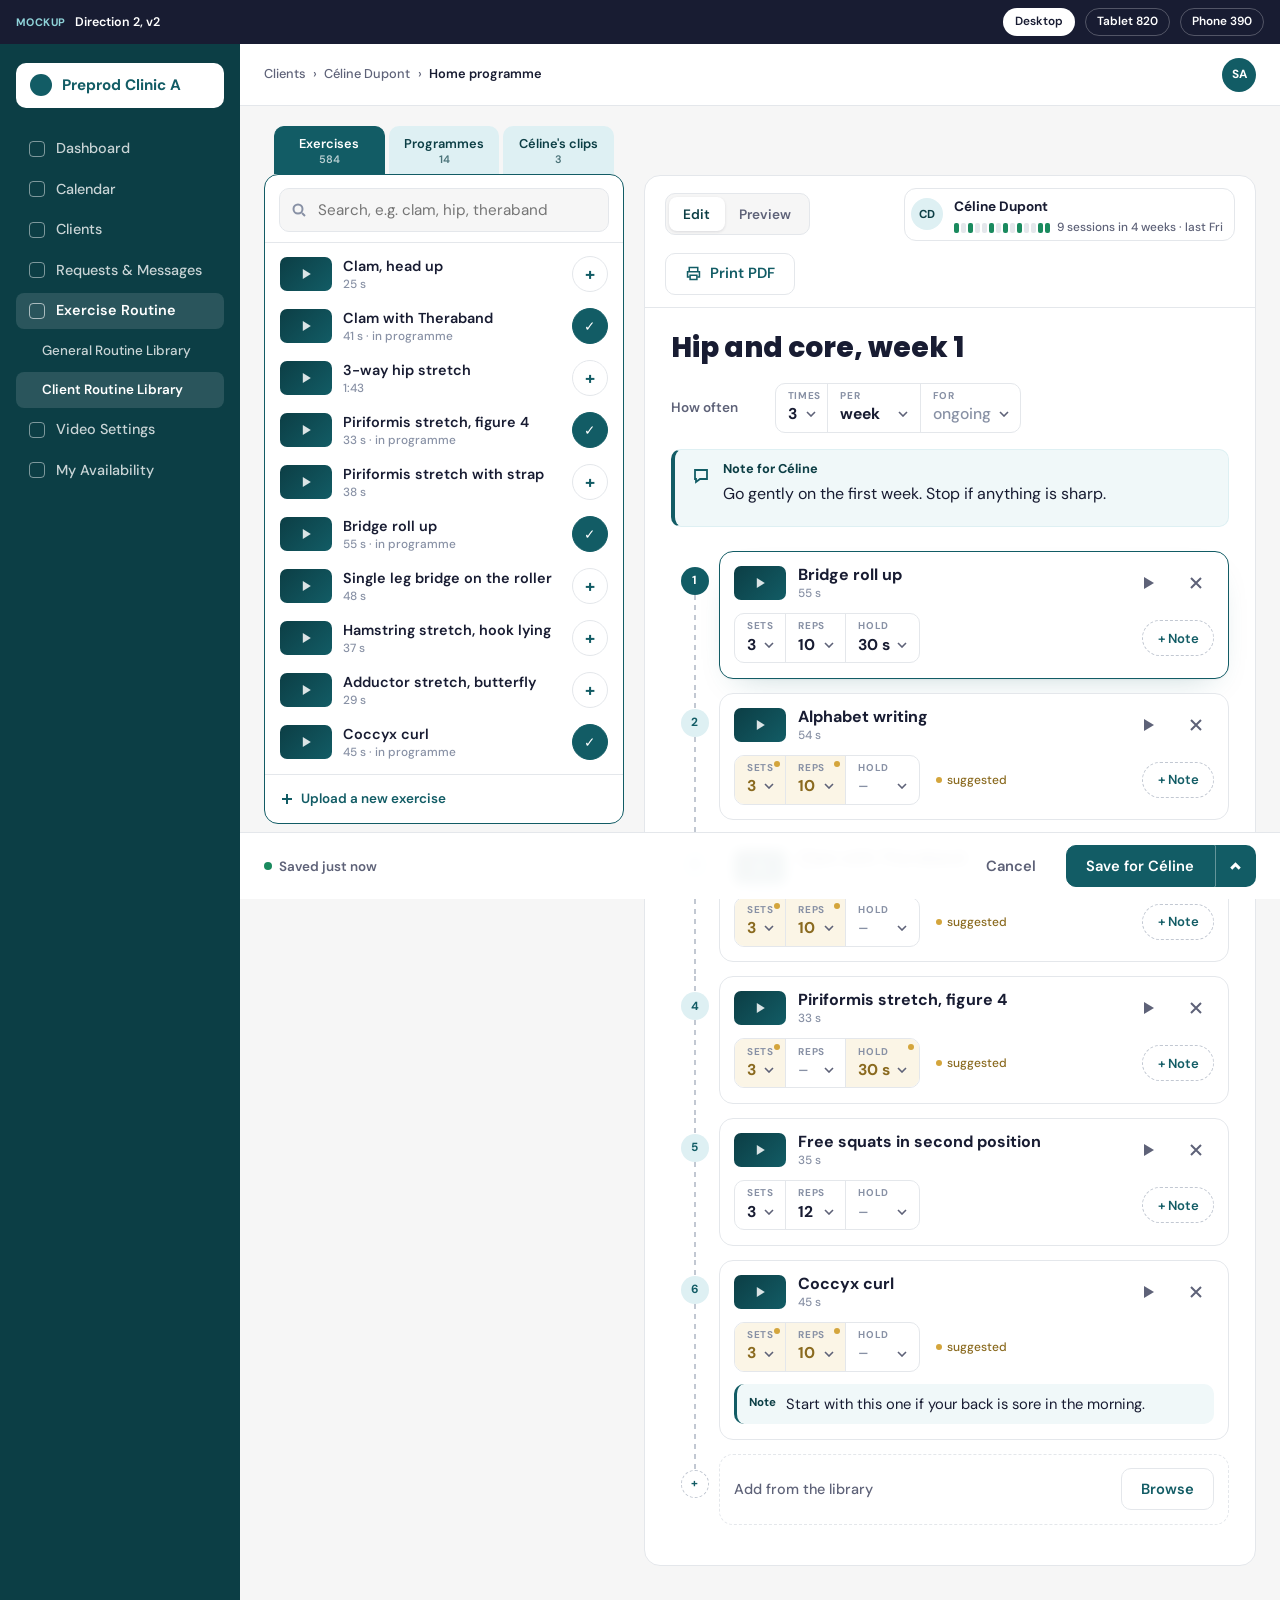
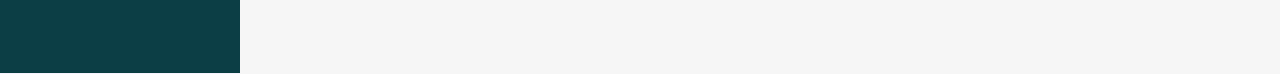
<file: builder/direction-2-v2.html>
<!doctype html>
<html lang="en">
<head>
<meta charset="utf-8">
<meta name="viewport" content="width=device-width, initial-scale=1">
<title>Builder, direction 2 (v2)</title>
<!-- v2, 2026-10-12: Leith's notes on direction 2. Region/kit chips gone, chrome tabs on the library,
     one-box controls for frequency and dose, louder note, quieter preview, split save button,
     print up front, adherence in the client chip, one-line bar on phones. -->
<link rel="stylesheet" href="https://fonts.googleapis.com/css2?family=DM+Sans:ital,opsz,wght@0,9..40,400;0,9..40,500;0,9..40,600;0,9..40,700;1,9..40,400&family=Poppins:wght@700;800&display=swap">
<style>
:root{
  --teal:#125c65; --teal-hover:#2a8995; --teal-deep:#0c3e45; --teal-soft:#def0f3; --teal-wash:#f0f8f9;
  --ink:#181c32; --body:#333333; --muted:#5e6278; --faint:#8891a5;
  --paper:#ffffff; --paper-2:#f6f6f6; --line:#e4e7eb; --focus:#125c65;
  --shadow:0 1px 2px rgba(24,28,50,.04), 0 14px 34px -18px rgba(18,92,101,.28);
  --lift:0 2px 6px rgba(24,28,50,.05), 0 30px 60px -30px rgba(18,92,101,.45);
  --track:#c2c8d2; --opt:#8a6a1f; --opt-soft:#fbf5e6; --ok:#1a8a5e;
  --font-ui:'DM Sans',system-ui,sans-serif; --font-display:'Poppins','DM Sans',sans-serif;
}
*{box-sizing:border-box}
body{margin:0;background:var(--paper-2);color:var(--body);font:400 1rem/1.5 var(--font-ui);-webkit-font-smoothing:antialiased}
h1,h2,h3,h4{font-weight:700;line-height:1.15;color:var(--ink);margin:0}
button,select,input,textarea{font:inherit;color:inherit}
:focus-visible{outline:2px solid var(--focus);outline-offset:2px}
.sr{position:absolute;width:1px;height:1px;overflow:hidden;clip:rect(0 0 0 0);white-space:nowrap}
svg{flex:none}

.btn{display:inline-flex;align-items:center;justify-content:center;gap:.5rem;min-height:42px;padding:0 1.2rem;border:1.5px solid var(--teal);border-radius:10px;font:600 .92rem/1 var(--font-ui);background:var(--teal);color:#fff;cursor:pointer;white-space:nowrap}
.btn:hover{background:var(--teal-hover);border-color:var(--teal-hover)}
.btn.ghost{background:var(--paper);color:var(--teal);border-color:var(--line)}
.btn.ghost:hover{background:var(--teal-wash);border-color:var(--teal-soft)}
.btn.text{background:transparent;border-color:transparent;color:var(--muted)}
.btn.text:hover{background:var(--paper-2);color:var(--ink)}
.btn svg{width:17px;height:17px}

/* mockup chrome */
.mockbar{position:sticky;top:0;z-index:80;display:flex;align-items:center;gap:.6rem;flex-wrap:wrap;padding:.5rem 1rem;background:var(--ink);color:#fff;font:600 .78rem/1 var(--font-ui)}
.mockbar b{letter-spacing:.04em;text-transform:uppercase;font-size:.68rem;color:#8fd3d9}
.mockbar .sp{flex:1}
.mockbar button{font:600 .74rem/1 var(--font-ui);padding:.45rem .7rem;border-radius:999px;border:1px solid rgba(255,255,255,.25);background:transparent;color:#fff;cursor:pointer}
.mockbar button[aria-pressed="true"]{background:#fff;color:var(--ink)}
.stage{display:flex;justify-content:center}
.stage.dev{padding:1.5rem 0 3rem;background:#d9dde3}
.stage.dev .shell{overflow:auto;border-radius:28px;box-shadow:var(--lift);border:8px solid #1b1e28}
.stage.phone .shell{width:390px;height:844px}
.stage.tablet .shell{width:820px;height:1180px}

/* shell */
.shell{container-type:inline-size;container-name:app;width:100%;position:relative}
.app{background:var(--paper-2);display:grid;grid-template-columns:240px minmax(0,1fr);min-height:100vh;position:relative}
.rail{background:var(--teal-deep);color:#fff;padding:1.2rem 1rem;display:flex;flex-direction:column;gap:.25rem}
.rail .brand{display:flex;align-items:center;gap:.6rem;background:#fff;color:var(--teal);border-radius:10px;padding:.7rem .9rem;font:700 .95rem/1 var(--font-ui);margin-bottom:1.2rem}
.rail .brand i{width:22px;height:22px;border-radius:50%;background:var(--teal)}
.rail a{display:flex;align-items:center;gap:.7rem;padding:.6rem .8rem;border-radius:8px;color:rgba(255,255,255,.78);text-decoration:none;font:500 .9rem/1.2 var(--font-ui)}
.rail a.on{background:rgba(255,255,255,.12);color:#fff;font-weight:600}
.rail a i{width:16px;height:16px;border:1.5px solid currentColor;border-radius:4px;opacity:.6}
.rail .sub{padding-left:1.6rem;font-size:.84rem}
.topbar{display:flex;align-items:center;gap:.8rem;padding:.85rem 1.5rem;background:var(--paper);border-bottom:1px solid var(--line)}
.crumbs{font:500 .8rem/1 var(--font-ui);color:var(--muted);display:flex;gap:.45rem;align-items:center}
.crumbs b{color:var(--ink);font-weight:600}
.topbar .sp{flex:1}
.who{display:flex;align-items:center;gap:.5rem;font:600 .82rem/1 var(--font-ui);color:var(--ink)}
.who i{width:34px;height:34px;border-radius:50%;background:var(--teal);color:#fff;display:grid;place-items:center;font:700 .74rem/1 var(--font-ui);font-style:normal}
.menu-btn{display:none;width:40px;height:40px;border:0;background:transparent;border-radius:8px;color:var(--muted)}

.work{display:grid;grid-template-columns:minmax(300px,360px) minmax(0,1fr);gap:1.25rem;padding:1.25rem 1.5rem 0;max-width:1240px;width:100%;align-items:start}

/* ---- library: chrome tabs over a teal-outlined box ---- */
.lib{position:sticky;top:3.4rem;display:flex;flex-direction:column;max-height:calc(100vh - 9rem)}
.lib-tabs{display:flex;gap:4px;padding:0 10px;position:relative;z-index:1}
.lib-tabs button{flex:1 1 0;min-width:0;border:1.5px solid transparent;border-bottom:0;border-radius:10px 10px 0 0;background:var(--teal-soft);color:var(--teal-deep);padding:.6rem .5rem .55rem;font:600 .8rem/1.1 var(--font-ui);cursor:pointer;display:flex;flex-direction:column;align-items:center;gap:.2rem}
.lib-tabs button small{font:600 .68rem/1 var(--font-ui);opacity:.7}
.lib-tabs button:hover{background:#cfe7eb}
.lib-tabs button[aria-selected="true"]{background:var(--teal);color:#fff;border-color:var(--teal)}
.lib-box{flex:1;min-height:0;display:flex;flex-direction:column;background:var(--paper);border:1.5px solid var(--teal);border-radius:14px;overflow:hidden}
.lib-search{padding:.85rem .85rem .6rem;display:flex;gap:.5rem;align-items:center;border-bottom:1px solid var(--line)}
.search{position:relative;flex:1}
.search input{width:100%;min-height:44px;border:1px solid var(--line);border-radius:10px;padding:.55rem .8rem .55rem 2.4rem;background:var(--paper-2);font-size:.95rem}
.search input:focus{border-color:var(--teal);outline:0;background:var(--paper);box-shadow:0 0 0 3px var(--teal-soft)}
.search svg{position:absolute;left:.8rem;top:50%;translate:0 -50%;width:16px;height:16px;color:var(--faint)}
.lib .lib-close{display:none}
.results{flex:1;overflow:auto;padding:.35rem .45rem}
.res{display:grid;grid-template-columns:52px minmax(0,1fr) auto;gap:.7rem;align-items:center;padding:.5rem;border-radius:10px}
.res:hover{background:var(--teal-wash)}
.thumb{width:52px;height:34px;border-radius:7px;background:linear-gradient(135deg,var(--teal-deep),var(--teal));position:relative}
.thumb::after{content:'';position:absolute;left:50%;top:50%;translate:-40% -50%;border-left:8px solid rgba(255,255,255,.85);border-top:5px solid transparent;border-bottom:5px solid transparent}
.res .t{font:600 .9rem/1.25 var(--font-ui);color:var(--ink)}
.res .m{font:500 .74rem/1.3 var(--font-ui);color:var(--faint);margin-top:.1rem}
.add{width:36px;height:36px;border-radius:50%;border:1.5px solid var(--line);background:var(--paper);color:var(--teal);font:700 1.1rem/1 var(--font-ui);cursor:pointer;display:grid;place-items:center}
.add:hover{background:var(--teal-soft);border-color:var(--teal-soft)}
.add.in{background:var(--teal);border-color:var(--teal);color:#fff;font-size:.85rem}
.lib-foot{padding:.55rem .85rem;border-top:1px solid var(--line)}
.linkbtn{border:0;background:transparent;color:var(--teal);font:600 .84rem/1 var(--font-ui);cursor:pointer;padding:.45rem 0;display:inline-flex;gap:.4rem;align-items:center}

/* ---- prescription ---- */
.rx{background:var(--paper);border:1px solid var(--line);border-radius:16px;min-width:0;margin-top:calc(.6rem*2 + 1.9rem - 1px)}
.rx-top{display:flex;align-items:center;gap:.75rem;padding:.75rem 1.25rem;border-bottom:1px solid var(--line);flex-wrap:wrap}
.rx-top .sp{flex:1}
.mode{display:inline-flex;padding:3px;border-radius:10px;background:var(--paper-2);border:1px solid var(--line)}
.mode button{border:0;background:transparent;border-radius:8px;padding:0 .9rem;min-height:34px;font:600 .85rem/1 var(--font-ui);color:var(--muted);cursor:pointer}
.mode button[aria-pressed="true"]{background:var(--paper);color:var(--teal-deep);box-shadow:0 1px 3px rgba(24,28,50,.12)}
/* client chip with adherence: the same numbers as the profile's routines tab */
.client{display:flex;align-items:center;gap:.65rem;padding:.35rem .7rem .35rem .4rem;border:1px solid var(--line);border-radius:12px;text-decoration:none;color:var(--ink)}
.client:hover{border-color:var(--teal-soft);background:var(--teal-wash)}
.client i{width:32px;height:32px;border-radius:50%;background:var(--teal-soft);color:var(--teal-deep);display:grid;place-items:center;font:700 .72rem/1 var(--font-ui);font-style:normal}
.client .nm{font:700 .85rem/1.1 var(--font-ui)}
.client .ad{display:flex;align-items:center;gap:.45rem;font:500 .74rem/1 var(--font-ui);color:var(--muted);margin-top:.25rem}
.dots{display:inline-flex;gap:2px}
.dots s{width:5px;height:10px;border-radius:2px;background:var(--line);text-decoration:none}
.dots s.d{background:var(--ok)}

.edit{padding:1.4rem 1.6rem 1.6rem}
.title-in{width:100%;border:0;background:transparent;padding:.1rem 0;margin:0 0 1rem;font:800 clamp(1.35rem,2.4cqi,1.75rem)/1.15 var(--font-display);color:var(--ink);border-bottom:1.5px solid transparent;border-radius:0}
.title-in:hover{border-bottom-color:var(--line)}.title-in:focus{border-bottom-color:var(--teal);outline:0}

/* one-box control: label + selects in a single bordered field. Used for frequency and dose. */
.box{display:inline-flex;align-items:stretch;border:1px solid var(--line);border-radius:10px;background:var(--paper);overflow:hidden;max-width:100%;flex-wrap:wrap}
.box .cell{display:flex;flex-direction:column;justify-content:center;padding:.35rem .4rem .35rem .75rem;min-height:48px;position:relative}
.box .cell+.cell{border-left:1px solid var(--line)}
.box .cell>span{font:700 .62rem/1 var(--font-ui);letter-spacing:.07em;text-transform:uppercase;color:var(--faint);margin-bottom:.2rem}
.box select{appearance:none;border:0;background:transparent url("data:image/svg+xml,%3Csvg xmlns='http://www.w3.org/2000/svg' width='10' height='6'%3E%3Cpath d='M1 1l4 4 4-4' fill='none' stroke='%235e6278' stroke-width='1.6'/%3E%3C/svg%3E") no-repeat right .3rem center;padding:0 1.3rem 0 0;font:700 .98rem/1.3 var(--font-ui);color:var(--ink);cursor:pointer;font-variant-numeric:tabular-nums}
.box select:focus{outline:0}
.box .cell:focus-within{background:var(--teal-wash)}
.box .cell.unset select{color:var(--faint);font-weight:500}
.box .cell.sug select{color:var(--opt)}
.box .cell.sug{background:var(--opt-soft)}
.box .cell.sug::after{content:"";position:absolute;right:5px;top:5px;width:6px;height:6px;border-radius:50%;background:#d4a53c}
.field-row{display:flex;align-items:center;gap:.6rem 1rem;flex-wrap:wrap;margin:0 0 1rem}
.field-row>label{font:600 .85rem/1 var(--font-ui);color:var(--muted);min-width:5.5rem}

/* the note: a visible card, not a faint textarea */
.note{display:flex;gap:.75rem;align-items:flex-start;margin:0 0 1.5rem;padding:.85rem 1rem;background:var(--teal-wash);border:1px solid var(--teal-soft);border-left:4px solid var(--teal);border-radius:10px}
.note svg{width:20px;height:20px;color:var(--teal);margin-top:.15rem}
.note .in{flex:1;min-width:0}
.note label{display:block;font:700 .8rem/1 var(--font-ui);color:var(--teal-deep);margin-bottom:.35rem}
.note textarea{width:100%;border:0;background:transparent;resize:none;padding:0;font:400 1rem/1.5 var(--font-ui);color:var(--ink);field-sizing:content;min-height:1.5em}
.note textarea:focus{outline:0}
.note:focus-within{box-shadow:0 0 0 3px var(--teal-soft)}

/* the spine */
ol.spine{list-style:none;margin:0;padding:0}
.spine>li{display:grid;grid-template-columns:48px minmax(0,1fr);--anchor:30px;position:relative}
.srail{position:relative}
.seg-ln{position:absolute;left:50%;translate:-50% 0;width:2px;background:repeating-linear-gradient(to bottom,var(--track) 0 5px,transparent 5px 10px)}
.seg-ln.up{top:0;height:calc(var(--anchor) - 14px)}
.seg-ln.dn{top:calc(var(--anchor) + 14px);bottom:0}
.spine>li:first-child .seg-ln.up{display:none}
.node{position:absolute;top:calc(var(--anchor) - 14px);left:50%;translate:-50% 0;width:28px;height:28px;border-radius:50%;background:var(--teal-soft);color:var(--teal);display:grid;place-items:center;font:700 .74rem/1 var(--font-ui);border:0;cursor:grab}
.spine>li.focus .node{background:var(--teal);color:#fff}
.sbody{padding:0 0 .9rem;min-width:0}
.station{border:1px solid var(--line);border-radius:14px;padding:.8rem .9rem .9rem;background:var(--paper)}
.station:hover{border-color:#cdd6d8}
.spine>li.focus .station{border-color:var(--teal);box-shadow:var(--shadow)}
.st-head{display:flex;align-items:center;gap:.75rem}
.st-head .t{font:700 1rem/1.3 var(--font-ui);color:var(--ink);min-width:0;flex:1}
.st-head .t small{display:block;font:500 .74rem/1.3 var(--font-ui);color:var(--faint)}
.icon-btn{width:36px;height:36px;border:0;border-radius:8px;background:transparent;color:var(--muted);display:grid;place-items:center;cursor:pointer}
.icon-btn:hover{background:var(--paper-2);color:var(--ink)}
.icon-btn svg{width:16px;height:16px}
.st-dose{display:flex;align-items:center;gap:.6rem 1rem;flex-wrap:wrap;margin-top:.75rem}
.st-dose .sp{flex:1}
.addnote{border:1px dashed var(--track);background:transparent;border-radius:999px;color:var(--teal);font:600 .82rem/1 var(--font-ui);padding:0 .9rem;min-height:36px;cursor:pointer;display:inline-flex;align-items:center;gap:.35rem}
.addnote:hover{background:var(--teal-wash);border-color:var(--teal-soft)}
.sug-key{display:inline-flex;align-items:center;gap:.35rem;font:500 .75rem/1 var(--font-ui);color:var(--opt)}
.sug-key::before{content:"";width:6px;height:6px;border-radius:50%;background:#d4a53c}
.st-note{margin-top:.75rem;display:flex;gap:.6rem;align-items:flex-start;padding:.6rem .75rem;background:var(--teal-wash);border-radius:10px;border-left:3px solid var(--teal)}
.st-note textarea{flex:1;border:0;background:transparent;resize:none;padding:0;font:400 .92rem/1.45 var(--font-ui);color:var(--ink);field-sizing:content;min-height:1.4em}
.st-note textarea:focus{outline:0}
.st-note b{font:700 .72rem/1.6 var(--font-ui);color:var(--teal-deep)}
.addrow .station{border-style:dashed;background:transparent;display:flex;gap:.8rem;align-items:center;flex-wrap:wrap}
.addrow .node{background:var(--paper);border:1.5px dashed var(--track);color:var(--teal)}
.addrow p{margin:0;font:500 .9rem/1.4 var(--font-ui);color:var(--muted);flex:1}

/* preview: just the client's screen */
.preview{display:none;padding:1.5rem;background:var(--paper-2);border-radius:0 0 16px 16px;justify-items:center}
.rx.previewing .edit{display:none}.rx.previewing .preview{display:grid}
.phone{width:380px;max-width:100%;height:680px;background:var(--paper);border:1px solid var(--line);border-radius:22px;box-shadow:var(--lift);overflow:auto;font-size:15px}
.cl-head{padding:1.1rem 1.15rem .9rem;border-bottom:1px solid var(--line)}
.cl-head h3{font:800 1.3rem/1.15 var(--font-display)}
.cl-head .meta{margin:.35rem 0 0;font:600 .78rem/1.3 var(--font-ui);color:var(--muted)}
.cl-freq{display:flex;align-items:center;gap:.8rem;padding:.9rem 1.15rem;border-bottom:1px solid var(--line)}
.cl-ring{width:50px;height:50px;border-radius:50%;border:4px solid var(--teal-soft);display:grid;place-items:center;font:700 .8rem/1 var(--font-ui);color:var(--teal-deep)}
.cl-freq p{margin:0;font:600 .9rem/1.35 var(--font-ui);color:var(--ink)}
.cl-note{margin:.9rem 1.15rem 0;padding:.75rem .9rem;background:var(--teal-wash);border-left:3px solid var(--teal);border-radius:10px;font:400 .88rem/1.45 var(--font-ui);color:var(--ink)}
.cl-list{padding:1rem 1.15rem 1.2rem}
.cl-row{display:grid;grid-template-columns:22px 48px minmax(0,1fr) 26px;gap:.6rem;align-items:center;padding:.6rem .7rem;border:1px solid var(--line);border-radius:12px;margin-bottom:.45rem}
.cl-row .n{font:700 .8rem/1 var(--font-ui);color:var(--muted);text-align:center}
.cl-row .thumb{width:48px;height:32px}
.cl-row .t{font:700 .88rem/1.25 var(--font-ui);color:var(--ink)}
.cl-row .d{font:500 .76rem/1.3 var(--font-ui);color:var(--muted);margin-top:.1rem}
.cl-row .nt{font:400 .78rem/1.35 var(--font-ui);color:var(--body);margin-top:.3rem;padding:.35rem .5rem;background:var(--teal-wash);border-radius:8px}
.cl-row .tick{width:24px;height:24px;border-radius:50%;border:2px solid var(--track)}
.cl-bar{position:sticky;bottom:0;padding:.7rem 1.15rem .9rem;background:var(--paper);border-top:1px solid var(--line)}
.cl-bar .btn{width:100%;min-height:46px}

/* bottom bar: status left; print, cancel, split save right */
.bar{position:sticky;bottom:0;z-index:20;grid-column:1 / -1;margin:1.25rem -1.5rem 0;padding:.75rem 1.5rem;background:rgba(255,255,255,.96);border-top:1px solid var(--line);backdrop-filter:blur(6px);display:flex;align-items:center;gap:.6rem}
.status{display:flex;align-items:center;gap:.45rem;font:600 .84rem/1 var(--font-ui);color:var(--muted);min-width:0;white-space:nowrap}
.status i{width:8px;height:8px;border-radius:50%;background:var(--ok)}
.bar .sp{flex:1}
.split{display:inline-flex;position:relative}
.split .btn:first-child{border-radius:10px 0 0 10px;gap:0}
.split .caret{border-radius:0 10px 10px 0;padding:0 .7rem;border-left:1px solid rgba(255,255,255,.35)}
.split menu{display:none;position:absolute;right:0;bottom:calc(100% + 8px);margin:0;padding:.4rem;list-style:none;background:var(--paper);border:1px solid var(--line);border-radius:12px;box-shadow:var(--lift);min-width:270px;z-index:30}
.split.open menu{display:block}
.split menu button{display:flex;gap:.7rem;align-items:flex-start;width:100%;text-align:left;border:0;background:transparent;padding:.65rem .7rem;border-radius:8px;font:600 .9rem/1.25 var(--font-ui);color:var(--ink);cursor:pointer}
.split menu button:hover{background:var(--teal-wash)}
.split menu svg{width:18px;height:18px;color:var(--teal);margin-top:.05rem}
.split menu small{display:block;font:500 .76rem/1.3 var(--font-ui);color:var(--muted);margin-top:.15rem}
.split menu hr{border:0;border-top:1px solid var(--line);margin:.3rem .4rem}
.fab{display:none}

/* tablet portrait and phone: library becomes a sheet */
@container app (max-width: 900px){
  .app{grid-template-columns:minmax(0,1fr)}
  .rail{display:none}
  .menu-btn{display:grid;place-items:center}
  .crumbs span{display:none}
  .topbar{padding:.6rem 1rem}
  .work{grid-template-columns:minmax(0,1fr);padding:1rem 1rem 0;gap:1rem}
  .rx{margin-top:0}
  .lib{position:absolute;inset:0;z-index:61;max-height:none;display:none;background:var(--paper-2);padding:.75rem .75rem 0}
  .app.lib-open .lib{display:flex}
  .lib .lib-close{display:grid}
  .fab{display:inline-flex;position:sticky;bottom:5rem;z-index:19;justify-self:end;box-shadow:var(--lift);border-radius:999px}
}
@container app (max-width: 560px){
  .work{padding:.75rem .75rem 0;gap:.75rem}
  .rx{border-radius:14px}
  .rx-top{padding:.6rem .75rem;gap:.5rem}
  .rx-top .sp{display:none}
  .rx-top .client{order:-1;flex:1 1 100%}
  .rx-top .print-top{margin-left:auto}
  .edit{padding:1rem .85rem 1.1rem}
  .field-row>label{min-width:0;flex:1 1 100%}
  .field-row{gap:.4rem}
  .box .cell{padding:.3rem .3rem .3rem .6rem;min-height:46px}
  .spine>li{grid-template-columns:34px minmax(0,1fr)}
  .st-head .thumb{display:none}
  .station{padding:.7rem .7rem .8rem}
  .st-dose .sp{display:none}
  .st-dose .sug-key{display:none}
  .st-dose{gap:.5rem}
  .preview{padding:.75rem}
  .phone{height:auto;box-shadow:none}
  .bar{margin:1rem -.75rem 0;padding:.6rem .75rem;gap:.4rem}
  .bar .print-bar,.bar .lbl-long{display:none}
  .bar .btn{min-height:40px;padding:0 .8rem}
  .split .caret{padding:0 .55rem}
  .status{font-size:.78rem}
}
</style>
</head>
<body>

<div class="mockbar" role="toolbar" aria-label="Mockup controls">
  <b>Mockup</b> Direction 2, v2
  <span class="sp"></span>
  <button type="button" data-vp="desk" aria-pressed="true">Desktop</button>
  <button type="button" data-vp="tablet" aria-pressed="false">Tablet 820</button>
  <button type="button" data-vp="phone" aria-pressed="false">Phone 390</button>
</div>

<div class="stage" id="stage">
<div class="shell"><div class="app" id="app">

  <nav class="rail" aria-label="App navigation (stand-in)">
    <div class="brand"><i></i>Preprod Clinic A</div>
    <a href="#"><i></i>Dashboard</a><a href="#"><i></i>Calendar</a><a href="#"><i></i>Clients</a>
    <a href="#"><i></i>Requests &amp; Messages</a><a href="#" class="on"><i></i>Exercise Routine</a>
    <a href="#" class="sub">General Routine Library</a><a href="#" class="sub on">Client Routine Library</a>
    <a href="#"><i></i>Video Settings</a><a href="#"><i></i>My Availability</a>
  </nav>

  <div>
    <div class="topbar">
      <button class="menu-btn" type="button" aria-label="Menu"><svg width="20" height="20" viewBox="0 0 20 20" fill="none" stroke="currentColor" stroke-width="2"><path d="M3 5h14M3 10h14M3 15h14"/></svg></button>
      <div class="crumbs"><span>Clients</span><span>›</span><span>Céline Dupont</span><span>›</span><b>Home programme</b></div>
      <span class="sp"></span>
      <div class="who"><i>SA</i></div>
    </div>

    <div class="work">

      <aside class="lib" aria-label="Library">
        <div class="lib-tabs" role="tablist">
          <button type="button" role="tab" aria-selected="true">Exercises<small>584</small></button>
          <button type="button" role="tab" aria-selected="false">Programmes<small>14</small></button>
          <button type="button" role="tab" aria-selected="false">Céline's clips<small>3</small></button>
        </div>
        <div class="lib-box">
          <div class="lib-search">
            <div class="search"><svg viewBox="0 0 16 16" fill="none" stroke="currentColor" stroke-width="2"><circle cx="7" cy="7" r="4.5"/><path d="M11 11l3 3"/></svg><input type="search" id="q" placeholder="Search, e.g. clam, hip, theraband" autocomplete="off"></div>
            <button type="button" class="icon-btn lib-close" aria-label="Close" data-close-lib><svg viewBox="0 0 16 16" fill="none" stroke="currentColor" stroke-width="2"><path d="M3 3l10 10M13 3L3 13"/></svg></button>
          </div>
          <div class="results">
            <div class="res"><span class="thumb"></span><div><div class="t">Clam, head up</div><div class="m">25 s</div></div><button type="button" class="add" aria-label="Add">+</button></div>
            <div class="res"><span class="thumb"></span><div><div class="t">Clam with Theraband</div><div class="m">41 s · in programme</div></div><button type="button" class="add in" aria-label="In the programme">✓</button></div>
            <div class="res"><span class="thumb"></span><div><div class="t">3-way hip stretch</div><div class="m">1:43</div></div><button type="button" class="add" aria-label="Add">+</button></div>
            <div class="res"><span class="thumb"></span><div><div class="t">Piriformis stretch, figure 4</div><div class="m">33 s · in programme</div></div><button type="button" class="add in" aria-label="In the programme">✓</button></div>
            <div class="res"><span class="thumb"></span><div><div class="t">Piriformis stretch with strap</div><div class="m">38 s</div></div><button type="button" class="add" aria-label="Add">+</button></div>
            <div class="res"><span class="thumb"></span><div><div class="t">Bridge roll up</div><div class="m">55 s · in programme</div></div><button type="button" class="add in" aria-label="In the programme">✓</button></div>
            <div class="res"><span class="thumb"></span><div><div class="t">Single leg bridge on the roller</div><div class="m">48 s</div></div><button type="button" class="add" aria-label="Add">+</button></div>
            <div class="res"><span class="thumb"></span><div><div class="t">Hamstring stretch, hook lying</div><div class="m">37 s</div></div><button type="button" class="add" aria-label="Add">+</button></div>
            <div class="res"><span class="thumb"></span><div><div class="t">Adductor stretch, butterfly</div><div class="m">29 s</div></div><button type="button" class="add" aria-label="Add">+</button></div>
            <div class="res"><span class="thumb"></span><div><div class="t">Coccyx curl</div><div class="m">45 s · in programme</div></div><button type="button" class="add in" aria-label="In the programme">✓</button></div>
          </div>
          <div class="lib-foot"><button type="button" class="linkbtn"><svg width="16" height="16" viewBox="0 0 16 16" fill="none" stroke="currentColor" stroke-width="2"><path d="M8 3v10M3 8h10"/></svg>Upload a new exercise</button></div>
        </div>
      </aside>

      <section class="rx" id="rx" aria-labelledby="ttl">
        <div class="rx-top">
          <div class="mode" role="group" aria-label="Mode">
            <button type="button" data-mode="edit" aria-pressed="true">Edit</button>
            <button type="button" data-mode="preview" aria-pressed="false">Preview</button>
          </div>
          <span class="sp"></span>
          <a class="client" href="#" title="Céline's profile: routines tab"><i>CD</i><span><span class="nm">Céline Dupont</span><span class="ad"><span class="dots" aria-hidden="true"><s class="d"></s><s></s><s class="d"></s><s></s><s></s><s class="d"></s><s></s><s class="d"></s><s></s><s class="d"></s><s></s><s></s><s class="d"></s><s class="d"></s></span>9 sessions in 4 weeks · last Fri</span></span></a>
          <button type="button" class="btn ghost print-top"><svg viewBox="0 0 20 20" fill="none" stroke="currentColor" stroke-width="1.8"><path d="M5 8V3h10v5M5 14H3V8h14v6h-2M6 12h8v5H6z"/></svg>Print PDF</button>
        </div>

        <div class="edit">
          <label class="sr" for="ttl">Programme name</label>
          <input class="title-in" id="ttl" value="Hip and core, week 1">

          <div class="field-row">
            <label>How often</label>
            <div class="box" id="freq">
              <div class="cell"><span>Times</span><select aria-label="Times"><option>1</option><option>2</option><option selected>3</option><option>4</option><option>5</option><option>6</option><option>7</option></select></div>
              <div class="cell"><span>Per</span><select aria-label="Per"><option>day</option><option selected>week</option><option>month</option></select></div>
              <div class="cell unset"><span>For</span><select aria-label="For how long"><option selected>ongoing</option><option>1 week</option><option>2 weeks</option><option>4 weeks</option><option>6 weeks</option><option>8 weeks</option></select></div>
            </div>
          </div>

          <div class="note">
            <svg viewBox="0 0 20 20" fill="none" stroke="currentColor" stroke-width="1.8"><path d="M4 4h12v9H9l-4 3v-3H4z"/></svg>
            <div class="in"><label for="note">Note for Céline</label><textarea id="note" rows="1" placeholder="Shown at the top of her programme">Go gently on the first week. Stop if anything is sharp.</textarea></div>
          </div>

          <ol class="spine" id="spine"></ol>
        </div>

        <div class="preview" aria-label="Preview">
          <div class="phone" lang="fr">
            <div class="cl-head"><h3>Hip and core, week 1</h3><p class="meta">Staff Alpha · 6 exercices</p></div>
            <div class="cl-freq"><div class="cl-ring">0/6</div><p>3 × par semaine</p></div>
            <div class="cl-note">Go gently on the first week. Stop if anything is sharp.</div>
            <div class="cl-list">
              <div class="cl-row"><span class="n">1</span><span class="thumb"></span><div><div class="t">Bridge roll up</div><div class="d">3 × 10 · tenir 30 s</div></div><span class="tick"></span></div>
              <div class="cl-row"><span class="n">2</span><span class="thumb"></span><div><div class="t">Alphabet writing</div><div class="d">3 × 10</div></div><span class="tick"></span></div>
              <div class="cl-row"><span class="n">3</span><span class="thumb"></span><div><div class="t">Clam with Theraband</div><div class="d">3 × 10</div></div><span class="tick"></span></div>
              <div class="cl-row"><span class="n">4</span><span class="thumb"></span><div><div class="t">Piriformis stretch, figure 4</div><div class="d">3 × tenir 30 s</div></div><span class="tick"></span></div>
              <div class="cl-row"><span class="n">5</span><span class="thumb"></span><div><div class="t">Free squats in second position</div><div class="d">3 × 12</div></div><span class="tick"></span></div>
              <div class="cl-row"><span class="n">6</span><span class="thumb"></span><div><div class="t">Coccyx curl</div><div class="d">3 × 10</div><div class="nt">Start with this one if your back is sore in the morning.</div></div><span class="tick"></span></div>
            </div>
            <div class="cl-bar"><button type="button" class="btn">Commencer</button></div>
          </div>
        </div>
      </section>

      <button type="button" class="btn fab" data-open-lib><svg viewBox="0 0 16 16" fill="none" stroke="currentColor" stroke-width="2"><path d="M8 3v10M3 8h10"/></svg>Add exercises</button>

      <div class="bar">
        <span class="status"><i></i>Saved just now</span>
        <span class="sp"></span>
        <button type="button" class="btn text">Cancel</button>
        <div class="split" id="split">
          <button type="button" class="btn">Save<span class="lbl-long">&nbsp;for Céline</span></button>
          <button type="button" class="btn caret" aria-label="More ways to save" data-split><svg viewBox="0 0 12 12" fill="none" stroke="currentColor" stroke-width="2"><path d="M3 7.5l3-3 3 3"/></svg></button>
          <menu>
            <li><button type="button"><svg viewBox="0 0 20 20" fill="none" stroke="currentColor" stroke-width="1.8"><rect x="6" y="6" width="10" height="11" rx="2"/><path d="M4 13V4a1 1 0 0 1 1-1h8"/></svg><span>Save as a new programme<small>Céline keeps both. Use it for week 2.</small></span></button></li>
            <li><button type="button"><svg viewBox="0 0 20 20" fill="none" stroke="currentColor" stroke-width="1.8"><path d="M3 6h14v10H3zM3 6l2-3h10l2 3"/></svg><span>Add to shared programmes<small>Reuse it with other clients.</small></span></button></li>
            <li><hr></li>
            <li><button type="button"><svg viewBox="0 0 20 20" fill="none" stroke="currentColor" stroke-width="1.8"><circle cx="8" cy="7" r="3"/><path d="M2.5 17c.6-3 2.8-4.5 5.5-4.5s4.9 1.5 5.5 4.5M15 7v6M12 10h6"/></svg><span>Give a copy to another client</span></button></li>
          </menu>
        </div>
      </div>

    </div>
  </div>
</div>
</div></div>

<script>
(function(){
  var ex=[
    {t:'Bridge roll up',m:'55 s',d:{sets:[3,0],reps:[10,0],hold:[30,0]}},
    {t:'Alphabet writing',m:'54 s',d:{sets:[3,1],reps:[10,1],hold:[0,0]}},
    {t:'Clam with Theraband',m:'41 s',d:{sets:[3,1],reps:[10,1],hold:[0,0]}},
    {t:'Piriformis stretch, figure 4',m:'33 s',d:{sets:[3,1],reps:[0,0],hold:[30,1]}},
    {t:'Free squats in second position',m:'35 s',d:{sets:[3,0],reps:[12,0],hold:[0,0]}},
    {t:'Coccyx curl',m:'45 s',d:{sets:[3,1],reps:[10,1],hold:[0,0]},note:'Start with this one if your back is sore in the morning.'}
  ];
  function sel(name,v,opts,unit){return '<div class="cell'+(v[0]?'':' unset')+(v[1]&&v[0]?' sug':'')+'"><span>'+name+'</span><select aria-label="'+name+'">'+['<option value="0">–</option>'].concat(opts.map(function(o){return '<option'+(o===v[0]?' selected':'')+' value="'+o+'">'+o+(unit||'')+'</option>'})).join('')+'</select></div>'}
  var html=ex.map(function(e,i){
    var anySug=e.d.sets[1]||e.d.reps[1]||e.d.hold[1];
    return '<li class="'+(i===0?'focus':'')+'"><div class="srail"><span class="seg-ln up"></span><button type="button" class="node" aria-label="Exercise '+(i+1)+', drag to reorder">'+(i+1)+'</button><span class="seg-ln dn"></span></div>'+
    '<div class="sbody"><div class="station"><div class="st-head"><span class="thumb"></span><span class="t">'+e.t+'<small>'+e.m+'</small></span>'+
    '<button type="button" class="icon-btn" aria-label="Play"><svg viewBox="0 0 16 16" fill="currentColor"><path d="M4 2l10 6-10 6z"/></svg></button>'+
    '<button type="button" class="icon-btn" aria-label="Remove"><svg viewBox="0 0 16 16" fill="none" stroke="currentColor" stroke-width="2"><path d="M3 3l10 10M13 3L3 13"/></svg></button></div>'+
    '<div class="st-dose"><div class="box">'+sel('Sets',e.d.sets,[1,2,3,4,5])+sel('Reps',e.d.reps,[5,6,8,10,12,15,20])+sel('Hold',e.d.hold,[5,10,15,20,30,45,60],' s')+'</div>'+
    (anySug?'<span class="sug-key">suggested</span>':'')+'<span class="sp"></span>'+
    (e.note?'':'<button type="button" class="addnote">+ Note</button>')+'</div>'+
    (e.note?'<div class="st-note"><b>Note</b><textarea rows="1" aria-label="Note on this exercise">'+e.note+'</textarea></div>':'')+
    '</div></div></li>';
  }).join('')+'<li class="addrow"><div class="srail"><span class="seg-ln up"></span><span class="node" aria-hidden="true">+</span></div><div class="sbody"><div class="station"><p>Add from the library</p><button type="button" class="btn ghost" data-open-lib>Browse</button></div></div></li>';
  document.getElementById('spine').innerHTML=html;

  var app=document.getElementById('app'),stage=document.getElementById('stage'),rx=document.getElementById('rx');
  function vp(v){document.querySelectorAll('[data-vp]').forEach(function(x){x.setAttribute('aria-pressed',String(x.dataset.vp===v))});stage.className='stage'+(v==='desk'?'':' dev '+v)}
  document.querySelectorAll('[data-vp]').forEach(function(b){b.addEventListener('click',function(){vp(b.dataset.vp)})});
  document.querySelectorAll('[data-mode]').forEach(function(b){b.addEventListener('click',function(){document.querySelectorAll('[data-mode]').forEach(function(x){x.setAttribute('aria-pressed','false')});b.setAttribute('aria-pressed','true');rx.classList.toggle('previewing',b.dataset.mode==='preview')})});
  document.addEventListener('click',function(e){
    var t=e.target.closest('[data-open-lib]');if(t){app.classList.add('lib-open');return}
    if(e.target.closest('[data-close-lib]')){app.classList.remove('lib-open');return}
    if(e.target.closest('[data-split]')){document.getElementById('split').classList.toggle('open');return}
    if(!e.target.closest('.split menu'))document.getElementById('split').classList.remove('open');
    var a=e.target.closest('.res .add:not(.in)');if(a){a.classList.add('in');a.textContent='✓'}
    var tab=e.target.closest('[role=tab]');if(tab){document.querySelectorAll('[role=tab]').forEach(function(x){x.setAttribute('aria-selected',String(x===tab))})}
    var n=e.target.closest('.addnote');if(n){var d=document.createElement('div');d.className='st-note';d.innerHTML='<b>Note</b><textarea rows="1" placeholder="e.g. keep the ribs down"></textarea>';n.closest('.station').appendChild(d);n.remove();d.querySelector('textarea').focus()}
  });
  document.addEventListener('change',function(e){var c=e.target.closest('.box .cell');if(c){c.classList.remove('sug');c.classList.toggle('unset',e.target.value==='0'||e.target.value==='ongoing');var st=c.closest('.st-dose');if(st&&!st.querySelector('.cell.sug')){var k=st.querySelector('.sug-key');if(k)k.remove()}}});
  document.querySelectorAll('#spine .station').forEach(function(st){st.addEventListener('focusin',function(){document.querySelectorAll('#spine>li').forEach(function(l){l.classList.remove('focus')});st.closest('li').classList.add('focus')})});
  var q=new URLSearchParams(location.search);
  if(q.get('vp'))vp(q.get('vp'));
  if(q.get('mode')==='preview')document.querySelector('[data-mode=preview]').click();
  if(q.get('menu'))document.getElementById('split').classList.add('open');
  if(q.get('lib'))app.classList.add('lib-open');
  if(q.get('chrome')==='0')document.querySelector('.mockbar').style.display='none';
})();
</script>
</body>
</html>
</file>
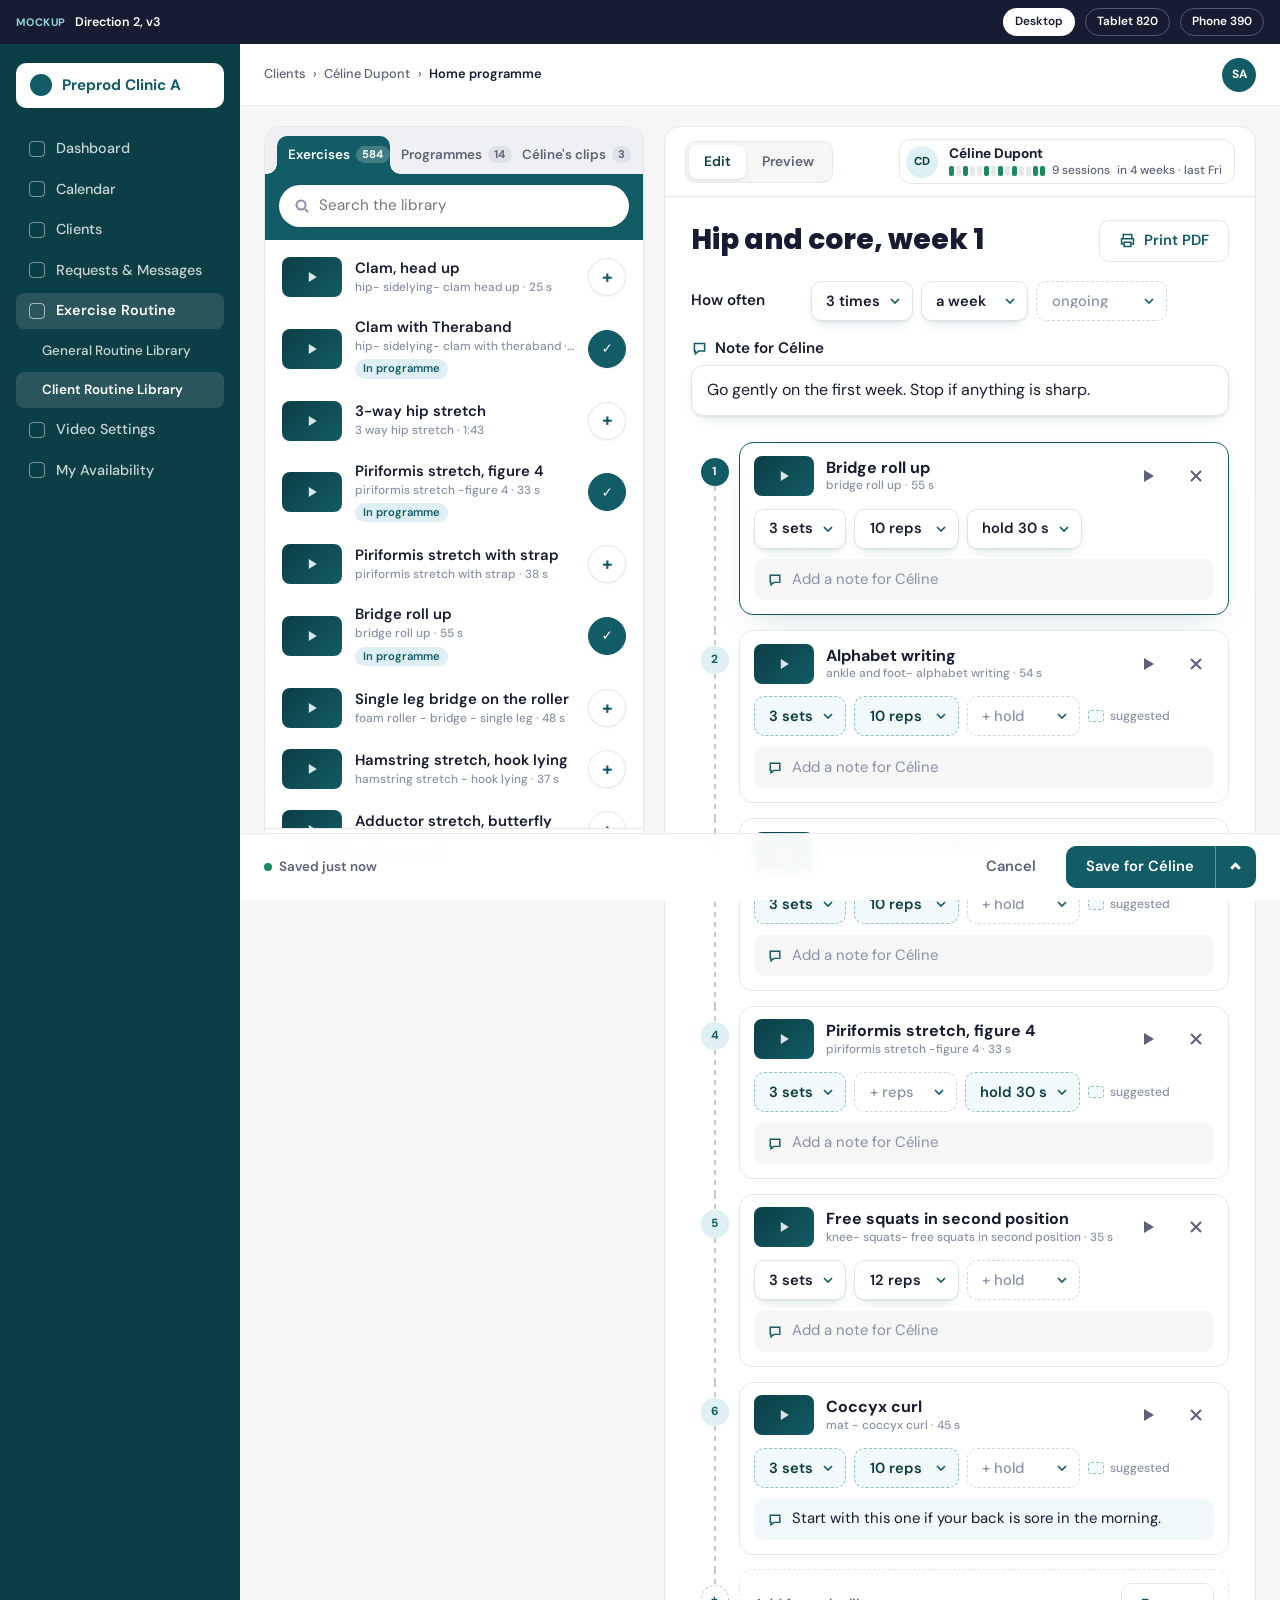
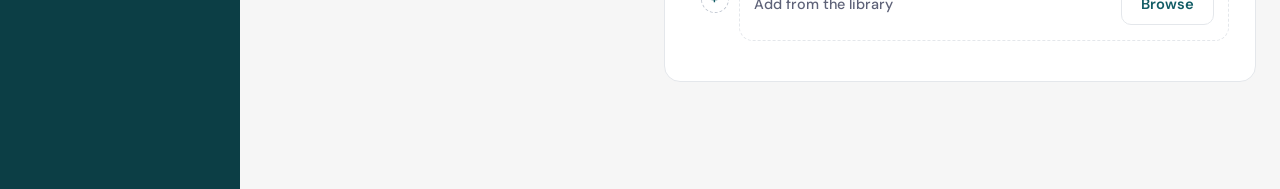
<file: builder/direction-2-v3.html>
<!doctype html>
<html lang="en">
<head>
<meta charset="utf-8">
<meta name="viewport" content="width=device-width, initial-scale=1">
<title>Builder, direction 2 (v3)</title>
<!-- v3, 2026-10-12 pm: Leith round 3. Chrome tabs inside the library card, elevated pill selects, plain note fields, print by the title, real client page in preview. -->
<link rel="stylesheet" href="https://fonts.googleapis.com/css2?family=DM+Sans:ital,opsz,wght@0,9..40,400;0,9..40,500;0,9..40,600;0,9..40,700;1,9..40,400&family=Poppins:wght@700;800&display=swap">
<style>

:root{
  --teal:#125c65; --teal-hover:#2a8995; --teal-deep:#0c3e45; --teal-soft:#def0f3; --teal-wash:#f0f8f9;
  --ink:#181c32; --body:#333333; --muted:#5e6278; --faint:#8891a5;
  --paper:#ffffff; --paper-2:#f6f6f6; --line:#e4e7eb; --focus:#125c65;
  --shadow:0 1px 2px rgba(24,28,50,.04), 0 14px 34px -18px rgba(18,92,101,.28);
  --lift:0 2px 6px rgba(24,28,50,.05), 0 30px 60px -30px rgba(18,92,101,.45);
  --track:#c2c8d2; --ok:#1a8a5e;
  --font-ui:'DM Sans',system-ui,sans-serif; --font-display:'Poppins','DM Sans',sans-serif;
}
*{box-sizing:border-box}
body{margin:0;background:var(--paper-2);color:var(--body);font:400 1rem/1.5 var(--font-ui);-webkit-font-smoothing:antialiased}
h1,h2,h3,h4{font-weight:700;line-height:1.15;color:var(--ink);margin:0}
button,select,input,textarea{font:inherit;color:inherit}
:focus-visible{outline:2px solid var(--focus);outline-offset:2px}
.sr{position:absolute;width:1px;height:1px;overflow:hidden;clip:rect(0 0 0 0);white-space:nowrap}
svg{flex:none}

.btn{display:inline-flex;align-items:center;justify-content:center;gap:.5rem;min-height:42px;padding:0 1.2rem;border:1.5px solid var(--teal);border-radius:10px;font:600 .92rem/1 var(--font-ui);background:var(--teal);color:#fff;cursor:pointer;white-space:nowrap}
.btn:hover{background:var(--teal-hover);border-color:var(--teal-hover)}
.btn.ghost{background:var(--paper);color:var(--teal);border-color:var(--line)}
.btn.ghost:hover{background:var(--teal-wash);border-color:var(--teal-soft)}
.btn.text{background:transparent;border-color:transparent;color:var(--muted)}
.btn.text:hover{background:var(--paper-2);color:var(--ink)}
.btn svg{width:17px;height:17px}

/* mockup chrome */
.mockbar{position:sticky;top:0;z-index:80;display:flex;align-items:center;gap:.6rem;flex-wrap:wrap;padding:.5rem 1rem;background:var(--ink);color:#fff;font:600 .78rem/1 var(--font-ui)}
.mockbar b{letter-spacing:.04em;text-transform:uppercase;font-size:.68rem;color:#8fd3d9}
.mockbar .sp{flex:1}
.mockbar button{font:600 .74rem/1 var(--font-ui);padding:.45rem .7rem;border-radius:999px;border:1px solid rgba(255,255,255,.25);background:transparent;color:#fff;cursor:pointer}
.mockbar button[aria-pressed="true"]{background:#fff;color:var(--ink)}
.stage{display:flex;justify-content:center}
.stage.dev{padding:1.5rem 0 3rem;background:#d9dde3}
.stage.dev .shell{overflow:auto;border-radius:28px;box-shadow:var(--lift);border:8px solid #1b1e28}
.stage.phone .shell{width:390px;height:844px}
.stage.tablet .shell{width:820px;height:1180px}

/* shell */
.shell{container-type:inline-size;container-name:app;width:100%;position:relative}
.app{background:var(--paper-2);display:grid;grid-template-columns:240px minmax(0,1fr);min-height:100vh;position:relative}
.rail{background:var(--teal-deep);color:#fff;padding:1.2rem 1rem;display:flex;flex-direction:column;gap:.25rem}
.rail .brand{display:flex;align-items:center;gap:.6rem;background:#fff;color:var(--teal);border-radius:10px;padding:.7rem .9rem;font:700 .95rem/1 var(--font-ui);margin-bottom:1.2rem}
.rail .brand i{width:22px;height:22px;border-radius:50%;background:var(--teal)}
.rail a{display:flex;align-items:center;gap:.7rem;padding:.6rem .8rem;border-radius:8px;color:rgba(255,255,255,.78);text-decoration:none;font:500 .9rem/1.2 var(--font-ui)}
.rail a.on{background:rgba(255,255,255,.12);color:#fff;font-weight:600}
.rail a i{width:16px;height:16px;border:1.5px solid currentColor;border-radius:4px;opacity:.6}
.rail .sub{padding-left:1.6rem;font-size:.84rem}
.topbar{display:flex;align-items:center;gap:.8rem;padding:.85rem 1.5rem;background:var(--paper);border-bottom:1px solid var(--line)}
.crumbs{font:500 .8rem/1 var(--font-ui);color:var(--muted);display:flex;gap:.45rem;align-items:center}
.crumbs b{color:var(--ink);font-weight:600}
.topbar .sp{flex:1}
.who{display:flex;align-items:center;gap:.5rem;font:600 .82rem/1 var(--font-ui);color:var(--ink)}
.who i{width:34px;height:34px;border-radius:50%;background:var(--teal);color:#fff;display:grid;place-items:center;font:700 .74rem/1 var(--font-ui);font-style:normal}
.menu-btn{display:none;width:40px;height:40px;border:0;background:transparent;border-radius:8px;color:var(--muted)}

.work{display:grid;grid-template-columns:minmax(320px,380px) minmax(0,1fr);gap:1.25rem;padding:1.25rem 1.5rem 0;max-width:1240px;width:100%;align-items:start}

/* the spine */
ol.spine{list-style:none;margin:0;padding:0}
.spine>li{display:grid;grid-template-columns:48px minmax(0,1fr);--anchor:30px;position:relative}
.srail{position:relative}
.seg-ln{position:absolute;left:50%;translate:-50% 0;width:2px;background:repeating-linear-gradient(to bottom,var(--track) 0 5px,transparent 5px 10px)}
.seg-ln.up{top:0;height:calc(var(--anchor) - 14px)}
.seg-ln.dn{top:calc(var(--anchor) + 14px);bottom:0}
.spine>li:first-child .seg-ln.up{display:none}
.node{position:absolute;top:calc(var(--anchor) - 14px);left:50%;translate:-50% 0;width:28px;height:28px;border-radius:50%;background:var(--teal-soft);color:var(--teal);display:grid;place-items:center;font:700 .74rem/1 var(--font-ui);border:0;cursor:grab}
.spine>li.focus .node{background:var(--teal);color:#fff}
.sbody{padding:0 0 .9rem;min-width:0}
.station{border:1px solid var(--line);border-radius:14px;padding:.8rem .9rem .9rem;background:var(--paper)}
.station:hover{border-color:#cdd6d8}
.spine>li.focus .station{border-color:var(--teal);box-shadow:var(--shadow)}
.st-head{display:flex;align-items:center;gap:.75rem}
.st-head .t{font:700 1rem/1.3 var(--font-ui);color:var(--ink);min-width:0;flex:1}
.st-head .t small{display:block;font:500 .74rem/1.3 var(--font-ui);color:var(--faint)}
.icon-btn{width:36px;height:36px;border:0;border-radius:8px;background:transparent;color:var(--muted);display:grid;place-items:center;cursor:pointer}
.icon-btn:hover{background:var(--paper-2);color:var(--ink)}
.icon-btn svg{width:16px;height:16px}
/* ---- library: one card, Chrome tabs inside it; the active tab joins a teal toolbar holding the search ---- */
.lib{position:sticky;top:3.4rem;display:flex;flex-direction:column;max-height:calc(100vh - 9rem);background:var(--paper);border:1px solid var(--line);border-radius:16px;overflow:hidden;box-shadow:0 1px 2px rgba(24,28,50,.04)}
.lib-tabs{display:flex;align-items:flex-end;gap:0;padding:.55rem .75rem 0;background:#eef0f3}
.lib-tabs button{position:relative;flex:0 1 auto;min-width:0;border:0;border-radius:10px 10px 0 0;background:transparent;color:var(--muted);padding:.6rem .95rem .65rem;font:600 .84rem/1 var(--font-ui);cursor:pointer;white-space:nowrap;display:flex;gap:.35rem;align-items:center;padding-left:.7rem;padding-right:.7rem}
.lib-tabs button small{font:700 .7rem/1 var(--font-ui);padding:.2rem .4rem;border-radius:999px;background:#dfe3e8;color:var(--muted)}
.lib-tabs button:hover{background:#e3e6ea;color:var(--ink)}
.lib-tabs button[aria-selected="true"]{background:var(--teal);color:#fff;z-index:1}
.lib-tabs button[aria-selected="true"] small{background:rgba(255,255,255,.2);color:#fff}
.lib-tabs button[aria-selected="true"]::before,.lib-tabs button[aria-selected="true"]::after{content:"";position:absolute;bottom:0;width:10px;height:10px}
.lib-tabs button[aria-selected="true"]::before{left:-10px;background:radial-gradient(circle at 0 0,transparent 9.5px,var(--teal) 10px)}
.lib-tabs button[aria-selected="true"]::after{right:-10px;background:radial-gradient(circle at 100% 0,transparent 9.5px,var(--teal) 10px)}
.lib-bar{background:var(--teal);padding:.7rem .9rem .8rem;display:flex;gap:.5rem;align-items:center}
.search{position:relative;flex:1}
.search input{width:100%;min-height:42px;border:0;border-radius:999px;padding:.55rem .9rem .55rem 2.5rem;background:#fff;font-size:.95rem;box-shadow:0 1px 2px rgba(0,0,0,.12)}
.search input:focus{outline:0;box-shadow:0 0 0 3px rgba(255,255,255,.4)}
.search svg{position:absolute;left:.9rem;top:50%;translate:0 -50%;width:16px;height:16px;color:var(--faint)}
.lib .lib-close{display:none;color:#fff}
.lib .lib-close:hover{background:rgba(255,255,255,.15);color:#fff}
.results{flex:1;overflow:auto;padding:.5rem}
.res{display:grid;grid-template-columns:60px minmax(0,1fr) auto;gap:.8rem;align-items:center;padding:.6rem .55rem;border-radius:12px}
.res+.res{margin-top:2px}
.res:hover{background:var(--paper-2)}
.thumb{width:60px;height:40px;border-radius:8px;background:linear-gradient(135deg,var(--teal-deep),var(--teal));position:relative;flex:none}
.thumb::after{content:'';position:absolute;left:50%;top:50%;translate:-40% -50%;border-left:8px solid rgba(255,255,255,.85);border-top:5px solid transparent;border-bottom:5px solid transparent}
.res .t{font:600 .93rem/1.25 var(--font-ui);color:var(--ink)}
.res .f{font:500 .74rem/1.3 var(--font-ui);color:var(--faint);margin-top:.15rem;overflow:hidden;text-overflow:ellipsis;white-space:nowrap}
.res .in-tag{display:inline-block;margin-top:.3rem;font:600 .7rem/1 var(--font-ui);color:var(--teal);background:var(--teal-soft);border-radius:999px;padding:.25rem .5rem}
.add{width:38px;height:38px;border-radius:50%;border:1px solid var(--line);background:var(--paper);color:var(--teal);font:700 1.15rem/1 var(--font-ui);cursor:pointer;display:grid;place-items:center;box-shadow:0 1px 2px rgba(24,28,50,.06)}
.add:hover{background:var(--teal-soft);border-color:var(--teal-soft)}
.add.in{background:var(--teal);border-color:var(--teal);color:#fff;font-size:.85rem}
.lib-foot{padding:.6rem .9rem .75rem;border-top:1px solid var(--line)}
.linkbtn{border:0;background:transparent;color:var(--teal);font:600 .86rem/1 var(--font-ui);cursor:pointer;padding:.45rem 0;display:inline-flex;gap:.4rem;align-items:center}

/* ---- prescription ---- */
.rx{background:var(--paper);border:1px solid var(--line);border-radius:16px;min-width:0}
.rx-top{display:flex;align-items:center;gap:.75rem;padding:.75rem 1.25rem;border-bottom:1px solid var(--line)}
.rx-top .sp{flex:1}
.mode{display:inline-flex;padding:3px;border-radius:10px;background:var(--paper-2);border:1px solid var(--line);flex:none}
.mode button{border:0;background:transparent;border-radius:8px;padding:0 .95rem;min-height:34px;font:600 .86rem/1 var(--font-ui);color:var(--muted);cursor:pointer}
.mode button[aria-pressed="true"]{background:var(--paper);color:var(--teal-deep);box-shadow:0 1px 3px rgba(24,28,50,.12)}
.client{display:flex;align-items:center;gap:.65rem;padding:.35rem .75rem .35rem .4rem;border:1px solid var(--line);border-radius:12px;text-decoration:none;color:var(--ink);min-width:0}
.client:hover{background:var(--paper-2)}
.client i{width:32px;height:32px;border-radius:50%;background:var(--teal-soft);color:var(--teal-deep);display:grid;place-items:center;font:700 .72rem/1 var(--font-ui);font-style:normal;flex:none}
.client .nm{font:700 .86rem/1.1 var(--font-ui);display:block}
.client .ad{display:flex;align-items:center;gap:.45rem;font:500 .74rem/1 var(--font-ui);color:var(--muted);margin-top:.25rem;white-space:nowrap}
.dots{display:inline-flex;gap:2px}
.dots s{width:5px;height:10px;border-radius:2px;background:var(--line)}
.dots s.d{background:var(--ok)}

.edit{padding:1.4rem 1.6rem 1.6rem}
.title-row{display:flex;align-items:center;gap:1rem;margin:0 0 1.2rem}
.title-in{flex:1;min-width:0;border:0;background:transparent;padding:.1rem 0;font:800 clamp(1.35rem,2.4cqi,1.75rem)/1.15 var(--font-display);color:var(--ink);border-bottom:1.5px solid transparent;border-radius:0}
.title-in:hover{border-bottom-color:var(--line)}.title-in:focus{border-bottom-color:var(--teal);outline:0}

/* elevated pill selects: each value its own rounded rectangle */
.pills{display:flex;flex-wrap:wrap;gap:.5rem;align-items:center}
.pill{position:relative;display:inline-flex}
.pill select{appearance:none;min-height:40px;border:1px solid #dfe3e8;border-radius:10px;background:#fff url("data:image/svg+xml,%3Csvg xmlns='http://www.w3.org/2000/svg' width='10' height='6'%3E%3Cpath d='M1 1l4 4 4-4' fill='none' stroke='%23125c65' stroke-width='1.7'/%3E%3C/svg%3E") no-repeat right .75rem center;padding:0 2rem 0 .9rem;font:600 .92rem/1 var(--font-ui);color:var(--ink);cursor:pointer;box-shadow:0 1px 2px rgba(24,28,50,.06),0 6px 14px -8px rgba(18,92,101,.3);font-variant-numeric:tabular-nums}
.pill select:hover{border-color:#c7d3d6}
.pill select:focus{outline:0;border-color:var(--teal);box-shadow:0 0 0 3px var(--teal-soft)}
.pill.sug select{border-style:dashed;border-color:#8fc0c7;background-color:#f2f9fa;color:var(--teal-deep);box-shadow:none}
.pill.unset select{border-style:dashed;border-color:#cfd5dc;background-color:transparent;color:var(--faint);font-weight:500;box-shadow:none}
.sug-note{font:500 .76rem/1 var(--font-ui);color:var(--faint);display:inline-flex;gap:.35rem;align-items:center}
.sug-note::before{content:"";width:14px;height:10px;border:1px dashed #8fc0c7;border-radius:3px;background:#f2f9fa}
.setting{display:flex;align-items:center;flex-wrap:wrap;gap:.6rem 1rem;margin:0 0 1.2rem}
.setting>label,.setting>.lbl{font:600 .95rem/1 var(--font-ui);color:var(--ink);min-width:6.5rem}

/* notes: plain elevated fields, no callout */
.note-field{display:flex;flex-direction:column;gap:.5rem;margin:0 0 1.6rem}
.note-field label{display:flex;align-items:center;gap:.45rem;font:600 .95rem/1 var(--font-ui);color:var(--ink)}
.note-field label svg{width:17px;height:17px;color:var(--teal)}
.note-field textarea{width:100%;border:1px solid #dfe3e8;border-radius:12px;background:#fff;padding:.75rem .95rem;font:400 1rem/1.5 var(--font-ui);color:var(--ink);resize:none;field-sizing:content;min-height:3.2rem;box-shadow:0 1px 2px rgba(24,28,50,.06),0 6px 14px -8px rgba(18,92,101,.3)}
.note-field textarea:focus{outline:0;border-color:var(--teal);box-shadow:0 0 0 3px var(--teal-soft)}
.st-dose{display:flex;align-items:center;gap:.5rem;flex-wrap:wrap;margin-top:.8rem}
.st-note{display:flex;align-items:flex-start;gap:.55rem;margin-top:.65rem;padding:.55rem .75rem;border-radius:10px;background:var(--paper-2);border:1px solid transparent}
.st-note:focus-within{background:#fff;border-color:var(--teal);box-shadow:0 0 0 3px var(--teal-soft)}
.st-note svg{width:16px;height:16px;color:var(--teal);margin-top:.2rem}
.st-note textarea{flex:1;border:0;background:transparent;resize:none;padding:0;font:400 .93rem/1.45 var(--font-ui);color:var(--ink);field-sizing:content;min-height:1.45em}
.st-note textarea::placeholder{color:var(--faint)}
.st-note textarea:focus{outline:0}
.st-note.has{background:var(--teal-wash)}
.addrow .station{border-style:dashed;background:transparent;display:flex;gap:.8rem;align-items:center;flex-wrap:wrap}
.addrow .node{background:var(--paper);border:1.5px dashed var(--track);color:var(--teal)}
.addrow p{margin:0;font:500 .9rem/1.4 var(--font-ui);color:var(--muted);flex:1}

/* preview: the real client page, at the device you pick */
.preview{display:none;padding:1rem 1.25rem 1.5rem;background:var(--paper-2);border-radius:0 0 16px 16px}
.rx.previewing .edit{display:none}.rx.previewing .preview{display:block}
.pv-top{display:flex;justify-content:center;margin-bottom:1rem}
.pv-frame{margin:0 auto;border:1px solid var(--line);border-radius:14px;overflow:hidden;background:#fff;box-shadow:var(--lift)}
.pv-frame iframe{border:0;transform-origin:0 0;display:block}

/* bottom bar: status left; print, cancel, split save right */
.bar{position:sticky;bottom:0;z-index:20;grid-column:1 / -1;margin:1.25rem -1.5rem 0;padding:.75rem 1.5rem;background:rgba(255,255,255,.96);border-top:1px solid var(--line);backdrop-filter:blur(6px);display:flex;align-items:center;gap:.6rem}
.status{display:flex;align-items:center;gap:.45rem;font:600 .84rem/1 var(--font-ui);color:var(--muted);min-width:0;white-space:nowrap}
.status i{width:8px;height:8px;border-radius:50%;background:var(--ok)}
.bar .sp{flex:1}
.split{display:inline-flex;position:relative}
.split .btn:first-child{border-radius:10px 0 0 10px;gap:0}
.split .caret{border-radius:0 10px 10px 0;padding:0 .7rem;border-left:1px solid rgba(255,255,255,.35)}
.split menu{display:none;position:absolute;right:0;bottom:calc(100% + 8px);margin:0;padding:.4rem;list-style:none;background:var(--paper);border:1px solid var(--line);border-radius:12px;box-shadow:var(--lift);min-width:270px;z-index:30}
.split.open menu{display:block}
.split menu button{display:flex;gap:.7rem;align-items:flex-start;width:100%;text-align:left;border:0;background:transparent;padding:.65rem .7rem;border-radius:8px;font:600 .9rem/1.25 var(--font-ui);color:var(--ink);cursor:pointer}
.split menu button:hover{background:var(--teal-wash)}
.split menu svg{width:18px;height:18px;color:var(--teal);margin-top:.05rem}
.split menu small{display:block;font:500 .76rem/1.3 var(--font-ui);color:var(--muted);margin-top:.15rem}
.split menu hr{border:0;border-top:1px solid var(--line);margin:.3rem .4rem}
.fab{display:none}


.fab{display:none}

@container app (max-width: 900px){
  .app{grid-template-columns:minmax(0,1fr)}
  .rail{display:none}
  .menu-btn{display:grid;place-items:center}
  .crumbs span{display:none}
  .topbar{padding:.6rem 1rem}
  .work{grid-template-columns:minmax(0,1fr);padding:1rem 1rem 0;gap:1rem}
  .lib{position:absolute;inset:0;z-index:61;max-height:none;display:none;border-radius:0;border:0}
  .app.lib-open .lib{display:flex}
  .lib .lib-close{display:grid}
  .fab{display:inline-flex;position:sticky;bottom:5rem;z-index:19;justify-self:end;box-shadow:var(--lift);border-radius:999px}
}
@container app (max-width: 560px){
  .work{padding:.75rem .75rem 0;gap:.75rem}
  .rx{border-radius:14px}
  .rx-top{padding:.6rem .7rem;gap:.5rem}
  .client{padding:.3rem .55rem .3rem .3rem;gap:.45rem}
  .client .nm{display:none}
  .client .ad{margin:0}
  .client .dots{display:none}
  .client i{width:28px;height:28px}
  .edit{padding:1rem .85rem 1.1rem}
  .title-row{gap:.5rem}
  .title-row .lbl-print,.client .ad-more{display:none}
  .title-row .btn{padding:0 .7rem}
  .st-dose{gap:.4rem}
  .st-dose .sug-note{display:none}
  .setting>label,.setting>.lbl{min-width:0;flex-basis:100%}
  .setting{gap:.5rem}
  .spine>li{grid-template-columns:34px minmax(0,1fr)}
  .st-head .thumb{display:none}
  .station{padding:.75rem .75rem .8rem}
  .pill select{min-height:38px;padding:0 1.45rem 0 .6rem;font-size:.85rem;background-position:right .5rem center}
  .preview{padding:.75rem}
  .bar{margin:1rem -.75rem 0;padding:.6rem .75rem;gap:.4rem}
  .bar .lbl-long{display:none}
  .bar .btn{min-height:40px;padding:0 .8rem}
  .split .caret{padding:0 .55rem}
  .status{font-size:.78rem}
  .lib-tabs{padding:.5rem .6rem 0}
  .lib-tabs button{padding:.55rem .65rem .6rem;font-size:.8rem}
}
/* v4: save bar pinned to the bottom of the phone screen */
.split menu{min-width:250px}
.split menu span{white-space:nowrap}
.split menu button{align-items:center}
@media (max-width:700px){
  .bar{position:fixed;left:0;right:0;bottom:0;margin:0;padding:.6rem .75rem calc(.6rem + env(safe-area-inset-bottom));box-shadow:0 -6px 18px rgba(16,40,44,.08)}
  body{padding-bottom:76px}
  .fab{bottom:76px !important}
}
</style>
</head>
<body>

<div class="mockbar" role="toolbar" aria-label="Mockup controls">
  <b>Mockup</b> Direction 2, v3
  <span class="sp"></span>
  <button type="button" data-vp="desk" aria-pressed="true">Desktop</button>
  <button type="button" data-vp="tablet" aria-pressed="false">Tablet 820</button>
  <button type="button" data-vp="phone" aria-pressed="false">Phone 390</button>
</div>

<div class="stage" id="stage">
<div class="shell"><div class="app" id="app">

  <nav class="rail" aria-label="App navigation (stand-in)">
    <div class="brand"><i></i>Preprod Clinic A</div>
    <a href="#"><i></i>Dashboard</a><a href="#"><i></i>Calendar</a><a href="#"><i></i>Clients</a>
    <a href="#"><i></i>Requests &amp; Messages</a><a href="#" class="on"><i></i>Exercise Routine</a>
    <a href="#" class="sub">General Routine Library</a><a href="#" class="sub on">Client Routine Library</a>
    <a href="#"><i></i>Video Settings</a><a href="#"><i></i>My Availability</a>
  </nav>

  <div>
    <div class="topbar">
      <button class="menu-btn" type="button" aria-label="Menu"><svg width="20" height="20" viewBox="0 0 20 20" fill="none" stroke="currentColor" stroke-width="2"><path d="M3 5h14M3 10h14M3 15h14"/></svg></button>
      <div class="crumbs"><span>Clients</span><span>›</span><span>Céline Dupont</span><span>›</span><b>Home programme</b></div>
      <span class="sp"></span>
      <div class="who"><i>SA</i></div>
    </div>

    <div class="work">

      <aside class="lib" aria-label="Library">
        <div class="lib-tabs" role="tablist">
          <button type="button" role="tab" aria-selected="true">Exercises<small>584</small></button>
          <button type="button" role="tab" aria-selected="false">Programmes<small>14</small></button>
          <button type="button" role="tab" aria-selected="false">Céline's clips<small>3</small></button>
        </div>
        <div class="lib-bar">
          <div class="search"><svg viewBox="0 0 16 16" fill="none" stroke="currentColor" stroke-width="2"><circle cx="7" cy="7" r="4.5"/><path d="M11 11l3 3"/></svg><input type="search" id="q" placeholder="Search the library" autocomplete="off"></div>
          <button type="button" class="icon-btn lib-close" aria-label="Close" data-close-lib><svg viewBox="0 0 16 16" fill="none" stroke="currentColor" stroke-width="2"><path d="M3 3l10 10M13 3L3 13"/></svg></button>
        </div>
        <div class="results" id="results"></div>
        <div class="lib-foot"><button type="button" class="linkbtn"><svg width="16" height="16" viewBox="0 0 16 16" fill="none" stroke="currentColor" stroke-width="2"><path d="M8 3v10M3 8h10"/></svg>Upload a new exercise</button></div>
      </aside>

      <section class="rx" id="rx" aria-labelledby="ttl">
        <div class="rx-top">
          <div class="mode" role="group" aria-label="Mode">
            <button type="button" data-mode="edit" aria-pressed="true">Edit</button>
            <button type="button" data-mode="preview" aria-pressed="false">Preview</button>
          </div>
          <span class="sp"></span>
          <a class="client" href="#" title="Céline's profile: routines tab"><i>CD</i><span><span class="nm">Céline Dupont</span><span class="ad"><span class="dots" aria-hidden="true"><s class="d"></s><s></s><s class="d"></s><s></s><s></s><s class="d"></s><s></s><s class="d"></s><s></s><s class="d"></s><s></s><s></s><s class="d"></s><s class="d"></s></span>9 sessions<span class="ad-more">in 4 weeks · last Fri</span></span></span></a>
        </div>

        <div class="edit">
          <div class="title-row">
            <label class="sr" for="ttl">Programme name</label>
            <input class="title-in" id="ttl" value="Hip and core, week 1">
            <button type="button" class="btn ghost"><svg viewBox="0 0 20 20" fill="none" stroke="currentColor" stroke-width="1.8"><path d="M5 8V3h10v5M5 14H3V8h14v6h-2M6 12h8v5H6z"/></svg><span class="lbl-print">Print PDF</span></button>
          </div>

          <div class="setting">
            <span class="lbl" id="howT">How often</span>
            <div class="pills" role="group" aria-labelledby="howT">
              <span class="pill"><select aria-label="Times"><option>1 time</option><option>2 times</option><option selected>3 times</option><option>4 times</option><option>5 times</option><option>6 times</option><option>7 times</option></select></span>
              <span class="pill"><select aria-label="Per"><option>a day</option><option selected>a week</option><option>a month</option></select></span>
              <span class="pill unset"><select aria-label="For how long"><option selected value="0">ongoing</option><option>for 1 week</option><option>for 2 weeks</option><option>for 4 weeks</option><option>for 6 weeks</option><option>for 8 weeks</option></select></span>
            </div>
          </div>

          <div class="note-field">
            <label for="note"><svg viewBox="0 0 20 20" fill="none" stroke="currentColor" stroke-width="1.8"><path d="M4 4h12v9H9l-4 3v-3H4z"/></svg>Note for Céline</label>
            <textarea id="note" rows="2" placeholder="Shown at the top of her programme">Go gently on the first week. Stop if anything is sharp.</textarea>
          </div>

          <ol class="spine" id="spine"></ol>
        </div>

        <div class="preview" aria-label="Preview">
          <div class="pv-top"><div class="mode" role="group" aria-label="Device">
            <button type="button" data-dev="desk" aria-pressed="true">Desktop</button>
            <button type="button" data-dev="tablet" aria-pressed="false">Tablet</button>
            <button type="button" data-dev="phone" aria-pressed="false">Phone</button>
          </div></div>
          <div class="pv-frame" id="pvf"><iframe id="pvi" title="Céline's view" loading="lazy"></iframe></div>
        </div>
      </section>

      <button type="button" class="btn fab" data-open-lib><svg viewBox="0 0 16 16" fill="none" stroke="currentColor" stroke-width="2"><path d="M8 3v10M3 8h10"/></svg>Add exercises</button>

      <div class="bar">
        <span class="status"><i></i>Saved just now</span>
        <span class="sp"></span>
        <button type="button" class="btn text">Cancel</button>
        <div class="split" id="split">
          <button type="button" class="btn">Save<span class="lbl-long">&nbsp;for Céline</span></button>
          <button type="button" class="btn caret" aria-label="More ways to save" data-split><svg viewBox="0 0 12 12" fill="none" stroke="currentColor" stroke-width="2"><path d="M3 7.5l3-3 3 3"/></svg></button>
          <menu>
            <li><button type="button"><svg viewBox="0 0 20 20" fill="none" stroke="currentColor" stroke-width="1.8"><rect x="6" y="6" width="10" height="11" rx="2"/><path d="M4 13V4a1 1 0 0 1 1-1h8"/></svg><span>Save as new programme</span></button></li>
            <li><button type="button"><svg viewBox="0 0 20 20" fill="none" stroke="currentColor" stroke-width="1.8"><path d="M3 6h14v10H3zM3 6l2-3h10l2 3"/></svg><span>Add to programme library</span></button></li>
            <li><button type="button"><svg viewBox="0 0 20 20" fill="none" stroke="currentColor" stroke-width="1.8"><circle cx="8" cy="7" r="3"/><path d="M2.5 17c.6-3 2.8-4.5 5.5-4.5s4.9 1.5 5.5 4.5M15 7v6M12 10h6"/></svg><span>Copy to another client</span></button></li>
          </menu>
        </div>
      </div>

    </div>
  </div>
</div>
</div></div>

<script>
(function(){
  var lib=[['Clam, head up','hip- sidelying- clam head up','25 s'],['Clam with Theraband','hip- sidelying- clam with theraband','41 s',1],['3-way hip stretch','3 way hip stretch','1:43'],['Piriformis stretch, figure 4','piriformis stretch -figure 4','33 s',1],['Piriformis stretch with strap','piriformis stretch with strap','38 s'],['Bridge roll up','bridge roll up','55 s',1],['Single leg bridge on the roller','foam roller - bridge - single leg','48 s'],['Hamstring stretch, hook lying','hamstring stretch - hook lying','37 s'],['Adductor stretch, butterfly','adductor stretch- butterfly position','29 s'],['Coccyx curl','mat - coccyx curl','45 s',1]];
  document.getElementById('results').innerHTML=lib.map(function(r){return '<div class="res"><span class="thumb"></span><div><div class="t">'+r[0]+'</div><div class="f">'+r[1]+' · '+r[2]+'</div>'+(r[3]?'<span class="in-tag">In programme</span>':'')+'</div><button type="button" class="add'+(r[3]?' in':'')+'" aria-label="'+(r[3]?'In the programme':'Add')+'">'+(r[3]?'✓':'+')+'</button></div>'}).join('');
  var ex=[
    {t:'Bridge roll up',f:'bridge roll up · 55 s',d:{sets:[3,0],reps:[10,0],hold:[30,0]}},
    {t:'Alphabet writing',f:'ankle and foot- alphabet writing · 54 s',d:{sets:[3,1],reps:[10,1],hold:[0,0]}},
    {t:'Clam with Theraband',f:'hip- sidelying- clam with theraband · 41 s',d:{sets:[3,1],reps:[10,1],hold:[0,0]}},
    {t:'Piriformis stretch, figure 4',f:'piriformis stretch -figure 4 · 33 s',d:{sets:[3,1],reps:[0,0],hold:[30,1]}},
    {t:'Free squats in second position',f:'knee- squats- free squats in second position · 35 s',d:{sets:[3,0],reps:[12,0],hold:[0,0]}},
    {t:'Coccyx curl',f:'mat - coccyx curl · 45 s',d:{sets:[3,1],reps:[10,1],hold:[0,0]},note:'Start with this one if your back is sore in the morning.'}
  ];
  function pill(v,opts,unit,none){return '<span class="pill'+(v[0]?(v[1]?' sug':''):' unset')+'"><select aria-label="'+unit+'"><option value="0">'+none+'</option>'+opts.map(function(o){return '<option'+(o===v[0]?' selected':'')+' value="'+o+'">'+(unit==='hold'?'hold '+o+' s':o+' '+unit)+'</option>'}).join('')+'</select></span>'}
  var noteIc='<svg viewBox="0 0 20 20" fill="none" stroke="currentColor" stroke-width="1.8"><path d="M4 4h12v9H9l-4 3v-3H4z"/></svg>';
  document.getElementById('spine').innerHTML=ex.map(function(e,i){
    var anySug=e.d.sets[1]||e.d.reps[1]||e.d.hold[1];
    return '<li class="'+(i===0?'focus':'')+'"><div class="srail"><span class="seg-ln up"></span><button type="button" class="node" aria-label="Exercise '+(i+1)+', drag to reorder">'+(i+1)+'</button><span class="seg-ln dn"></span></div>'+
    '<div class="sbody"><div class="station"><div class="st-head"><span class="thumb"></span><span class="t">'+e.t+'<small>'+e.f+'</small></span>'+
    '<button type="button" class="icon-btn" aria-label="Play"><svg viewBox="0 0 16 16" fill="currentColor"><path d="M4 2l10 6-10 6z"/></svg></button>'+
    '<button type="button" class="icon-btn" aria-label="Remove"><svg viewBox="0 0 16 16" fill="none" stroke="currentColor" stroke-width="2"><path d="M3 3l10 10M13 3L3 13"/></svg></button></div>'+
    '<div class="st-dose">'+pill(e.d.sets,[1,2,3,4,5],'sets','+ sets')+pill(e.d.reps,[5,6,8,10,12,15,20],'reps','+ reps')+pill(e.d.hold,[5,10,15,20,30,45,60],'hold','+ hold')+(anySug?'<span class="sug-note">suggested</span>':'')+'</div>'+
    '<div class="st-note'+(e.note?' has':'')+'">'+noteIc+'<textarea rows="1" aria-label="Note for Céline on this exercise" placeholder="Add a note for Céline">'+(e.note||'')+'</textarea></div>'+
    '</div></div></li>';
  }).join('')+'<li class="addrow"><div class="srail"><span class="seg-ln up"></span><span class="node" aria-hidden="true">+</span></div><div class="sbody"><div class="station"><p>Add from the library</p><button type="button" class="btn ghost" data-open-lib>Browse</button></div></div></li>';

  var app=document.getElementById('app'),stage=document.getElementById('stage'),rx=document.getElementById('rx');
  function vp(v){document.querySelectorAll('[data-vp]').forEach(function(x){x.setAttribute('aria-pressed',String(x.dataset.vp===v))});stage.className='stage'+(v==='desk'?'':' dev '+v)}
  document.querySelectorAll('[data-vp]').forEach(function(b){b.addEventListener('click',function(){vp(b.dataset.vp)})});
  var dev='desk',D={desk:[1280,800],tablet:[820,1180],phone:[390,844]};
  function sizePv(){var f=document.getElementById('pvf'),i=document.getElementById('pvi');var w=D[dev][0],h=D[dev][1];var cs=getComputedStyle(f.parentElement);var avail=f.parentElement.clientWidth-parseFloat(cs.paddingLeft)-parseFloat(cs.paddingRight)-2;var sc=Math.min(1,avail/w,(dev==='desk'?1:760/h));
    i.style.width=w+'px';i.style.height=h+'px';i.style.transform='scale('+sc+')';f.style.width=Math.round(w*sc)+'px';f.style.height=Math.round(h*sc)+'px';
    if(!i.src)i.src='../page.html?layout=focus2&root=13&text=up&cc=none&done=0'}
  document.querySelectorAll('[data-dev]').forEach(function(b){b.addEventListener('click',function(){dev=b.dataset.dev;document.querySelectorAll('[data-dev]').forEach(function(x){x.setAttribute('aria-pressed',String(x===b))});sizePv()})});
  document.querySelectorAll('[data-mode]').forEach(function(b){b.addEventListener('click',function(){document.querySelectorAll('[data-mode]').forEach(function(x){x.setAttribute('aria-pressed','false')});b.setAttribute('aria-pressed','true');rx.classList.toggle('previewing',b.dataset.mode==='preview');if(b.dataset.mode==='preview'){if(rx.clientWidth<560){dev='phone';document.querySelectorAll('[data-dev]').forEach(function(x){x.setAttribute('aria-pressed',String(x.dataset.dev==='phone'))})}sizePv()}})});
  window.addEventListener('resize',function(){if(rx.classList.contains('previewing'))sizePv()});
  document.addEventListener('click',function(e){
    if(e.target.closest('[data-open-lib]')){app.classList.add('lib-open');return}
    if(e.target.closest('[data-close-lib]')){app.classList.remove('lib-open');return}
    if(e.target.closest('[data-split]')){document.getElementById('split').classList.toggle('open');return}
    if(!e.target.closest('.split menu'))document.getElementById('split').classList.remove('open');
    var a=e.target.closest('.res .add:not(.in)');if(a){a.classList.add('in');a.textContent='✓'}
    var tab=e.target.closest('[role=tab]');if(tab){document.querySelectorAll('[role=tab]').forEach(function(x){x.setAttribute('aria-selected',String(x===tab))})}
  });
  document.addEventListener('change',function(e){var p=e.target.closest('.pill');if(p){p.classList.remove('sug');p.classList.toggle('unset',e.target.value==='0');var st=p.closest('.st-dose');if(st&&!st.querySelector('.pill.sug')){var k=st.querySelector('.sug-note');if(k)k.remove()}}});
  document.addEventListener('input',function(e){var n=e.target.closest('.st-note');if(n)n.classList.toggle('has',!!e.target.value.trim())});
  document.querySelectorAll('#spine .station').forEach(function(st){st.addEventListener('focusin',function(){document.querySelectorAll('#spine>li').forEach(function(l){l.classList.remove('focus')});st.closest('li').classList.add('focus')})});
  var q=new URLSearchParams(location.search);
  if(q.get('vp'))vp(q.get('vp'));
  if(q.get('dev'))dev=q.get('dev');
  if(q.get('mode')==='preview'){document.querySelector('[data-mode=preview]').click();document.querySelectorAll('[data-dev]').forEach(function(x){x.setAttribute('aria-pressed',String(x.dataset.dev===dev))});sizePv()}
  if(q.get('menu'))document.getElementById('split').classList.add('open');
  if(q.get('lib'))app.classList.add('lib-open');
  if(q.get('chrome')==='0')document.querySelector('.mockbar').style.display='none';
})();
</script>
</body>
</html>
</file>
<file: assets/fonts/plus-jakarta-sans.css>
/* cyrillic-ext */
@font-face {
  font-family: 'Plus Jakarta Sans';
  font-style: normal;
  font-weight: 600;
  font-display: swap;
  src: url(files/plus-jakarta-sans--LDIoaomQNQcsA88c7O9yZ4KMCoOg4Ko70yygg_vbd-E.woff2) format('woff2');
  unicode-range: U+0460-052F, U+1C80-1C8A, U+20B4, U+2DE0-2DFF, U+A640-A69F, U+FE2E-FE2F;
}
/* vietnamese */
@font-face {
  font-family: 'Plus Jakarta Sans';
  font-style: normal;
  font-weight: 600;
  font-display: swap;
  src: url(files/plus-jakarta-sans--LDIoaomQNQcsA88c7O9yZ4KMCoOg4Ko50yygg_vbd-E.woff2) format('woff2');
  unicode-range: U+0102-0103, U+0110-0111, U+0128-0129, U+0168-0169, U+01A0-01A1, U+01AF-01B0, U+0300-0301, U+0303-0304, U+0308-0309, U+0323, U+0329, U+1EA0-1EF9, U+20AB;
}
/* latin-ext */
@font-face {
  font-family: 'Plus Jakarta Sans';
  font-style: normal;
  font-weight: 600;
  font-display: swap;
  src: url(files/plus-jakarta-sans--LDIoaomQNQcsA88c7O9yZ4KMCoOg4Ko40yygg_vbd-E.woff2) format('woff2');
  unicode-range: U+0100-02BA, U+02BD-02C5, U+02C7-02CC, U+02CE-02D7, U+02DD-02FF, U+0304, U+0308, U+0329, U+1D00-1DBF, U+1E00-1E9F, U+1EF2-1EFF, U+2020, U+20A0-20AB, U+20AD-20C0, U+2113, U+2C60-2C7F, U+A720-A7FF;
}
/* latin */
@font-face {
  font-family: 'Plus Jakarta Sans';
  font-style: normal;
  font-weight: 600;
  font-display: swap;
  src: url(files/plus-jakarta-sans--LDIoaomQNQcsA88c7O9yZ4KMCoOg4Ko20yygg_vb.woff2) format('woff2');
  unicode-range: U+0000-00FF, U+0131, U+0152-0153, U+02BB-02BC, U+02C6, U+02DA, U+02DC, U+0304, U+0308, U+0329, U+2000-206F, U+20AC, U+2122, U+2191, U+2193, U+2212, U+2215, U+FEFF, U+FFFD;
}
/* cyrillic-ext */
@font-face {
  font-family: 'Plus Jakarta Sans';
  font-style: normal;
  font-weight: 700;
  font-display: swap;
  src: url(files/plus-jakarta-sans--LDIoaomQNQcsA88c7O9yZ4KMCoOg4Ko70yygg_vbd-E.woff2) format('woff2');
  unicode-range: U+0460-052F, U+1C80-1C8A, U+20B4, U+2DE0-2DFF, U+A640-A69F, U+FE2E-FE2F;
}
/* vietnamese */
@font-face {
  font-family: 'Plus Jakarta Sans';
  font-style: normal;
  font-weight: 700;
  font-display: swap;
  src: url(files/plus-jakarta-sans--LDIoaomQNQcsA88c7O9yZ4KMCoOg4Ko50yygg_vbd-E.woff2) format('woff2');
  unicode-range: U+0102-0103, U+0110-0111, U+0128-0129, U+0168-0169, U+01A0-01A1, U+01AF-01B0, U+0300-0301, U+0303-0304, U+0308-0309, U+0323, U+0329, U+1EA0-1EF9, U+20AB;
}
/* latin-ext */
@font-face {
  font-family: 'Plus Jakarta Sans';
  font-style: normal;
  font-weight: 700;
  font-display: swap;
  src: url(files/plus-jakarta-sans--LDIoaomQNQcsA88c7O9yZ4KMCoOg4Ko40yygg_vbd-E.woff2) format('woff2');
  unicode-range: U+0100-02BA, U+02BD-02C5, U+02C7-02CC, U+02CE-02D7, U+02DD-02FF, U+0304, U+0308, U+0329, U+1D00-1DBF, U+1E00-1E9F, U+1EF2-1EFF, U+2020, U+20A0-20AB, U+20AD-20C0, U+2113, U+2C60-2C7F, U+A720-A7FF;
}
/* latin */
@font-face {
  font-family: 'Plus Jakarta Sans';
  font-style: normal;
  font-weight: 700;
  font-display: swap;
  src: url(files/plus-jakarta-sans--LDIoaomQNQcsA88c7O9yZ4KMCoOg4Ko20yygg_vb.woff2) format('woff2');
  unicode-range: U+0000-00FF, U+0131, U+0152-0153, U+02BB-02BC, U+02C6, U+02DA, U+02DC, U+0304, U+0308, U+0329, U+2000-206F, U+20AC, U+2122, U+2191, U+2193, U+2212, U+2215, U+FEFF, U+FFFD;
}
/* cyrillic-ext */
@font-face {
  font-family: 'Plus Jakarta Sans';
  font-style: normal;
  font-weight: 800;
  font-display: swap;
  src: url(files/plus-jakarta-sans--LDIoaomQNQcsA88c7O9yZ4KMCoOg4Ko70yygg_vbd-E.woff2) format('woff2');
  unicode-range: U+0460-052F, U+1C80-1C8A, U+20B4, U+2DE0-2DFF, U+A640-A69F, U+FE2E-FE2F;
}
/* vietnamese */
@font-face {
  font-family: 'Plus Jakarta Sans';
  font-style: normal;
  font-weight: 800;
  font-display: swap;
  src: url(files/plus-jakarta-sans--LDIoaomQNQcsA88c7O9yZ4KMCoOg4Ko50yygg_vbd-E.woff2) format('woff2');
  unicode-range: U+0102-0103, U+0110-0111, U+0128-0129, U+0168-0169, U+01A0-01A1, U+01AF-01B0, U+0300-0301, U+0303-0304, U+0308-0309, U+0323, U+0329, U+1EA0-1EF9, U+20AB;
}
/* latin-ext */
@font-face {
  font-family: 'Plus Jakarta Sans';
  font-style: normal;
  font-weight: 800;
  font-display: swap;
  src: url(files/plus-jakarta-sans--LDIoaomQNQcsA88c7O9yZ4KMCoOg4Ko40yygg_vbd-E.woff2) format('woff2');
  unicode-range: U+0100-02BA, U+02BD-02C5, U+02C7-02CC, U+02CE-02D7, U+02DD-02FF, U+0304, U+0308, U+0329, U+1D00-1DBF, U+1E00-1E9F, U+1EF2-1EFF, U+2020, U+20A0-20AB, U+20AD-20C0, U+2113, U+2C60-2C7F, U+A720-A7FF;
}
/* latin */
@font-face {
  font-family: 'Plus Jakarta Sans';
  font-style: normal;
  font-weight: 800;
  font-display: swap;
  src: url(files/plus-jakarta-sans--LDIoaomQNQcsA88c7O9yZ4KMCoOg4Ko20yygg_vb.woff2) format('woff2');
  unicode-range: U+0000-00FF, U+0131, U+0152-0153, U+02BB-02BC, U+02C6, U+02DA, U+02DC, U+0304, U+0308, U+0329, U+2000-206F, U+20AC, U+2122, U+2191, U+2193, U+2212, U+2215, U+FEFF, U+FFFD;
}
</file>
<file: assets/fonts/dm-sans.css>
/* latin-ext */
@font-face {
  font-family: 'DM Sans';
  font-style: italic;
  font-weight: 100 1000;
  font-display: swap;
  src: url(files/dm-sans--rP2Fp2ywxg089UriCZa4ET-DJF4e8BH9.woff2) format('woff2');
  unicode-range: U+0100-02BA, U+02BD-02C5, U+02C7-02CC, U+02CE-02D7, U+02DD-02FF, U+0304, U+0308, U+0329, U+1D00-1DBF, U+1E00-1E9F, U+1EF2-1EFF, U+2020, U+20A0-20AB, U+20AD-20C0, U+2113, U+2C60-2C7F, U+A720-A7FF;
}
/* latin */
@font-face {
  font-family: 'DM Sans';
  font-style: italic;
  font-weight: 100 1000;
  font-display: swap;
  src: url(files/dm-sans--rP2Fp2ywxg089UriCZa4Hz-DJF4e8A.woff2) format('woff2');
  unicode-range: U+0000-00FF, U+0131, U+0152-0153, U+02BB-02BC, U+02C6, U+02DA, U+02DC, U+0304, U+0308, U+0329, U+2000-206F, U+20AC, U+2122, U+2191, U+2193, U+2212, U+2215, U+FEFF, U+FFFD;
}
/* latin-ext */
@font-face {
  font-family: 'DM Sans';
  font-style: normal;
  font-weight: 100 1000;
  font-display: swap;
  src: url(files/dm-sans--rP2Hp2ywxg089UriCZ2IHTWEBlwu8Q.woff2) format('woff2');
  unicode-range: U+0100-02BA, U+02BD-02C5, U+02C7-02CC, U+02CE-02D7, U+02DD-02FF, U+0304, U+0308, U+0329, U+1D00-1DBF, U+1E00-1E9F, U+1EF2-1EFF, U+2020, U+20A0-20AB, U+20AD-20C0, U+2113, U+2C60-2C7F, U+A720-A7FF;
}
/* latin */
@font-face {
  font-family: 'DM Sans';
  font-style: normal;
  font-weight: 100 1000;
  font-display: swap;
  src: url(files/dm-sans--rP2Hp2ywxg089UriCZOIHTWEBlw.woff2) format('woff2');
  unicode-range: U+0000-00FF, U+0131, U+0152-0153, U+02BB-02BC, U+02C6, U+02DA, U+02DC, U+0304, U+0308, U+0329, U+2000-206F, U+20AC, U+2122, U+2191, U+2193, U+2212, U+2215, U+FEFF, U+FFFD;
}
</file>
<file: assets/hp.css>
.hp-wrap {
  --hp-brand: #125c65;
  --hp-brand-dark: #0b3f46;
  --hp-brand-wash: #e4f0f0;
  --hp-ink: #16232b;
  --hp-ink-soft: #54626e;
  --hp-ink-faint: #8a95a0;
  --hp-hairline: #e2e9ea;
  --hp-surface: #ffffff;
  --hp-ground: #f6f9f9;
  --hp-done: #1a8a5e;
  max-width: 1180px;
  margin: 0 auto;
  padding: 22px 20px 48px;
  color: var(--hp-ink);
}
.hp-hidden { display: none !important; }

.hp-head {
  display: flex;
  align-items: flex-start;
  justify-content: space-between;
  gap: 20px;
  flex-wrap: wrap;
}
.hp-title {
  font-family: 'Plus Jakarta Sans', 'Inter', system-ui, sans-serif;
  font-size: clamp(20px, 3.4vw, 26px);
  font-weight: 800;
  letter-spacing: -0.02em;
  margin: 0 0 5px;
}
.hp-meta {
  display: flex; align-items: center; gap: 8px; flex-wrap: wrap;
  font-size: 13px; color: var(--hp-ink-soft); margin: 0;
}
.hp-meta .hp-sep { color: var(--hp-ink-faint); }

.hp-head-right { display: flex; align-items: center; gap: 14px; }

.hp-ring { position: relative; width: 62px; height: 62px; flex: 0 0 auto; }
.hp-ring svg { transform: rotate(-90deg); display: block; }
.hp-ring-label {
  position: absolute; inset: 0;
  display: flex; flex-direction: column; align-items: center; justify-content: center;
  font-family: 'Plus Jakarta Sans', 'Inter', sans-serif;
  font-size: 14px; font-weight: 800; line-height: 1;
  font-variant-numeric: tabular-nums;
}
.hp-ring-label small {
  font-size: 8.5px; font-weight: 600; letter-spacing: .08em;
  text-transform: uppercase; color: var(--hp-ink-faint); margin-top: 3px;
  /* One word, never wrapped: a caption too long for the ring is scaled down
     by ringCaptionStyle() in the view, not broken across lines. */
  white-space: nowrap;
}

.hp-btn {
  font-size: 13px; font-weight: 600;
  border-radius: 10px; padding: 9px 16px;
  border: 1px solid transparent; cursor: pointer;
  display: inline-flex; align-items: center; gap: 8px;
  text-decoration: none;
  transition: background .15s ease, border-color .15s ease, color .15s ease;
}
.hp-btn-primary { background: var(--hp-brand); color: #fff; }
.hp-btn-primary:hover { background: var(--hp-brand-dark); color: #fff; }
.hp-btn-ghost { background: var(--hp-surface); color: var(--hp-ink-soft); border-color: var(--hp-hairline); }
.hp-btn-ghost:hover { border-color: var(--hp-brand); color: var(--hp-brand); }

.hp-switcher { display: flex; gap: 8px; flex-wrap: wrap; margin: 18px 0 16px; }
.hp-pill {
  font-size: 12.5px; font-weight: 600;
  padding: 7px 14px; border-radius: 999px;
  border: 1px solid var(--hp-hairline); background: var(--hp-surface);
  color: var(--hp-ink-soft); cursor: pointer;
  display: inline-flex; align-items: center; gap: 8px;
  transition: border-color .12s ease, color .12s ease, background .12s ease;
}
.hp-pill:hover { border-color: var(--hp-brand); color: var(--hp-brand); }
.hp-pill[aria-pressed="true"] { background: var(--hp-brand); border-color: var(--hp-brand); color: #fff; }
.hp-pill-count { font-size: 11px; opacity: .72; font-variant-numeric: tabular-nums; }

.hp-split {
  display: grid;
  grid-template-columns: minmax(0, 1.55fr) minmax(280px, 1fr);
  gap: 20px;
  align-items: start;
  margin-top: 4px;
}

.hp-player {
  background: var(--hp-surface);
  border: 1px solid var(--hp-hairline);
  border-radius: 16px;
  box-shadow: 0 1px 2px rgba(18,92,101,.05);
  overflow: hidden;
}
.hp-stage { position: relative; background: #0b1f22; }
.hp-video { display: block; width: 100%; aspect-ratio: 16 / 9; background: #0b1f22; }

/* ---------------------------------------------------------------------------
   Subtitles, part 1 of 2: the FULLSCREEN fallback.

   Inline, the cues are not painted at all - the <track> is held at
   mode="hidden" and video-captions.js writes each active cue into the strip
   below the player (part 2, .vc-strip). Nothing here applies then.

   It applies in fullscreen, and only there. On iOS Safari and on Android the
   OS takes the video over with its own player: that player renders ::cue and
   cannot see a <div> elsewhere in the document, so without these rules the
   client would see no captions for the whole time the phone is propped up -
   which is when they most need them. The script flips the track back to
   "showing" on the way in and to "hidden" on the way out; these rules are what
   it is handing the cues over to. They also cover the viewer who turns
   captions on from the browser's own CC menu, which the script yields to.

   A browser's default cue is white text with a black box in its own font,
   sized at 5% of the video's height - on a phone that is 11px over a 219px-
   tall player, which nobody reads from a mat. This sets:

   - white DM Sans on a translucent box in the stage's own dark teal, so the
     caption reads as part of the player rather than a stuck-on label. Teal
     is kept to the BOX: the brand teal (#125c65) as a text colour on video is
     under 4.5:1 against most frames and fails the contrast it would need, so
     the only coloured thing is the backdrop, and the text stays white;
   - a size that holds at phone width (16px) and grows on a wide player
     (19px), with a text shadow for the frames where the box is over something
     pale. The small staff previews (a 288px library card) get 13px and the
     builder's modal 16px, because a browser DRAWS NOTHING for a cue that does
     not fit inside the video box - no clipping, no error - and the loader's
     80-character cap (VideoSubtitleService::MAX_CUE_CHARS) is sized against
     the strip, which is stricter than these;
   - no motion. Cues appear and disappear; nothing slides or fades, which is
     also why the reduced-motion rule below has nothing to switch off and
     exists to say so rather than to do anything.

   ::cue accepts a restricted set of properties (colour, background, font,
   text-shadow, white-space, outline, opacity, visibility, line-height) and
   silently drops the rest - no padding, no border-radius, no margin - so the
   box is shaped by line-height and the font alone. */
.hp-video::cue,
#videoPoster::cue,
.routine-card video::cue,
.card-body video::cue {
  color: #ffffff;
  background-color: rgba(11, 31, 34, 0.82);
  font-family: 'DM Sans', 'Plus Jakarta Sans', 'Inter', system-ui, sans-serif;
  font-size: 16px;
  font-weight: 500;
  line-height: 1.4;
  text-shadow: 0 1px 2px rgba(0, 0, 0, 0.6);
  white-space: pre-line;
}
.routine-card video::cue,
.card-body video::cue {
  font-size: 13px;
}
@media (min-width: 900px) {
  .hp-video::cue {
    font-size: 19px;
  }
}
@media (prefers-reduced-motion: reduce) {
  .hp-video::cue,
  #videoPoster::cue,
  .routine-card video::cue,
  .card-body video::cue {
    transition: none;
    animation: none;
  }
}

/* ---------------------------------------------------------------------------
   Subtitles, part 2 of 2: the strip BELOW the player. The one the client
   actually reads.

   Why below and not over: these clips demonstrate a body moving, and a cue
   painted inside the video box sits over the lower third - the feet, the
   hands, the end of the spine. Below the player it occludes nothing, and it
   gets real CSS rather than ::cue's eight-property subset.

   The look is the owner's choice of 2026-10-05 (#910, mockups in the
   media-pipeline notes, "final-a"): a light, inset, rounded box - the same
   14px radius as the viewer's buttons, inside the card's 16px - with the text
   centred and NO language pill. The language now lives on the subtitles chip
   on the video (.hp-cc), which is also what turns the strip off; a strip that
   is off is removed, not left as an empty tinted row.

   LAYOUT JUMP. Between cues there is no text at all, and a strip that sized
   itself to its content would bounce the exercise name and the Done button
   under the player for the length of the clip. The text box reserves exactly
   two lines and holds them through the silences. The loader splits every cue
   to VideoSubtitleService::MAX_CUE_CHARS (70), which is what two lines hold
   at 14px in a 390px phone's strip - measured on the harness; at 150 the long
   cues needed three lines, and at 80 some still did. */
.vc-strip {
  display: flex;
  align-items: center;
  justify-content: center;
  margin: 10px 10px 0;
  padding: 9px 12px;
  background: var(--hp-ground, #f6f9f9);
  border: 1px solid var(--hp-hairline, #e2e9ea);
  border-radius: 14px;
}
.vc-strip[hidden] { display: none; }
.vc-strip-text {
  flex: 1 1 auto;
  min-width: 0;
  margin: 0;
  font-family: 'DM Sans', 'Plus Jakarta Sans', 'Inter', system-ui, sans-serif;
  font-size: 14px;
  font-weight: 500;
  line-height: 20px;
  /* Two lines reserved, always - see LAYOUT JUMP above. */
  min-height: 40px;
  display: flex;
  align-items: center;
  justify-content: center;
  text-align: center;
  text-wrap: balance;
  color: var(--hp-ink, #16232b);
  white-space: pre-line;
  overflow-wrap: break-word;
}
@media (min-width: 900px) {
  .vc-strip { margin: 14px 16px 0; padding: 11px 24px; }
  .vc-strip-text { font-size: 16px; line-height: 22px; min-height: 44px; }
}
/* The staff previews (library cards, builder and notes modals): the same box,
   smaller, one line reserved - staff are checking a subtitle exists and reads
   correctly, not following along. */
.vc-strip-compact {
  margin: 8px 8px 0;
  padding: 7px 10px;
  border-radius: 10px;
  /* The library cards put the <video> in a flex ROW (.card-body.d-flex), so
     without these the strip sat beside the player as a narrow column. It
     never showed while the default-track bug kept it hidden. */
  flex: 0 0 calc(100% - 16px);
  box-sizing: border-box;
}
.d-flex:has(> .vc-strip-compact) { flex-wrap: wrap; }
.vc-strip-compact .vc-strip-text {
  font-size: 13px;
  line-height: 18px;
  min-height: 18px;
}

/* ---------------------------------------------------------------------------
   The subtitles chip, top right of the video, mirroring the "1 OF 3" stamp
   opposite it. Our own control rather than the native player's CC button:
   that one is buried in an overflow menu on Chrome for Android and absent
   from iOS's inline player. Fades while the clip plays, like the native
   controls, and comes back on any touch or movement over the video
   (home-program.js wakeChip), on pause, and while focused. */
.hp-cc {
  position: absolute; right: 14px; top: 13px;
  display: inline-flex; align-items: center; gap: 6px;
  min-height: 32px; padding: 0 10px 0 9px;
  border: 0; border-radius: 999px;
  background: rgba(0, 0, 0, .4); color: #fff;
  font-family: 'DM Sans', 'Plus Jakarta Sans', 'Inter', system-ui, sans-serif;
  font-size: 12px; font-weight: 600; letter-spacing: .03em;
  cursor: pointer;
  transition: opacity .2s ease;
}
.hp-cc[hidden] { display: none; }
.hp-cc:hover, .hp-cc[aria-expanded="true"] { background: rgba(0, 0, 0, .6); }
.hp-cc:focus-visible { outline: 2px solid #fff; outline-offset: 2px; }
.hp-cc.is-off { color: rgba(255, 255, 255, .85); }
.hp-cc-chev { opacity: .8; }
.hp-cc-long { display: none; }
@media (min-width: 600px) {
  .hp-cc-short { display: none; }
  .hp-cc-long { display: inline; }
}
.hp-stage.is-playing:not(.is-awake):not(.is-menu) .hp-cc:not(:focus-visible) {
  opacity: 0;
  pointer-events: none;
}
@media (prefers-reduced-motion: reduce) {
  .hp-cc { transition: none; }
}

/* Its menu. A popover under the chip from 600px; a bottom sheet on a phone,
   where a popover over a 219px-tall player has nowhere to go. */
.hp-cc-menu {
  position: absolute; right: 12px; top: 52px; z-index: 5;
  width: 260px;
  background: var(--hp-surface, #fff); color: var(--hp-ink, #16232b);
  border: 1px solid var(--hp-hairline, #e2e9ea); border-radius: 16px;
  box-shadow: 0 14px 40px rgba(11, 31, 34, .2);
  padding: 8px 14px 10px;
}
.hp-cc-menu[hidden] { display: none; }
.hp-cc-menu-head { display: flex; align-items: center; justify-content: space-between; min-height: 40px; }
.hp-cc-menu-title {
  margin: 0;
  font-family: 'Plus Jakarta Sans', 'Inter', sans-serif;
  font-size: 15px; font-weight: 700; color: var(--hp-ink, #16232b);
}
.hp-cc-close {
  display: grid; place-items: center; width: 32px; height: 32px;
  border: 0; border-radius: 50%; background: var(--hp-ground, #f6f9f9); color: var(--hp-ink, #16232b);
  cursor: pointer;
}
.hp-cc-opt {
  display: flex; align-items: center; gap: 12px; width: 100%;
  min-height: 46px; padding: 6px 2px;
  border: 0; border-bottom: 1px solid #eef3f3; background: none;
  font-family: 'DM Sans', 'Plus Jakarta Sans', 'Inter', system-ui, sans-serif;
  font-size: 15px; font-weight: 500; color: var(--hp-ink, #16232b); text-align: left;
  cursor: pointer;
}
.hp-cc-opt:last-child { border-bottom: 0; }
.hp-cc-opt::before {
  content: ""; flex: none; width: 20px; height: 20px; border-radius: 50%;
  border: 2px solid #5f8a91; background: #fff;
}
.hp-cc-opt[aria-checked="true"] { font-weight: 700; }
.hp-cc-opt[aria-checked="true"]::before {
  border-color: var(--hp-brand, #125c65);
  background: var(--hp-brand, #125c65) url("data:image/svg+xml,%3Csvg xmlns='http://www.w3.org/2000/svg' viewBox='0 0 24 24'%3E%3Cpath d='m6 12.5 4 4L18 8' fill='none' stroke='%23fff' stroke-width='3' stroke-linecap='round' stroke-linejoin='round'/%3E%3C/svg%3E") center / 14px no-repeat;
}
.hp-cc-opt:focus-visible { outline: 2px solid var(--hp-brand, #125c65); outline-offset: 2px; border-radius: 8px; }
@media (max-width: 599px) {
  .hp-cc-menu {
    position: fixed; left: 0; right: 0; bottom: 0; top: auto; width: auto;
    border-radius: 22px 22px 0 0; border-bottom: 0;
    padding: 10px 20px calc(20px + env(safe-area-inset-bottom, 0px));
    /* The second shadow is the backdrop: it dims the page behind the sheet
       without another element, and a tap on it lands on the document and
       closes the sheet (home-program.js). */
    box-shadow: 0 -8px 30px rgba(11, 31, 34, .25), 0 0 0 100vmax rgba(11, 31, 34, .45);
    z-index: 1060;
  }
  .hp-cc-opt { min-height: 52px; font-size: 16px; }
}
/* Adherence panel on the client's Routines tab. Quiet on purpose: it sits
   above the routines a physio is about to edit and has two seconds of their
   attention. `.is-done` and `.is-watched` are deliberately different weights,
   not different hues of the same thing - one is the client saying they did the
   exercise, the other is only that the video played. */
.sx-adherence {
  border: 1px solid #e2e9ea; border-radius: 12px; background: #fbfdfd;
  padding: 16px 18px; margin-bottom: 4px;
}
.sx-adherence-head {
  display: flex; align-items: flex-start; justify-content: space-between;
  gap: 18px; flex-wrap: wrap; margin-bottom: 14px;
}
.sx-adherence-title { font-size: 16px; font-weight: 700; color: #16232b; margin: 0; }
.sx-adherence-window {
  font-size: 11px; letter-spacing: .07em; text-transform: uppercase; color: #8a95a0;
}
.sx-adherence-figures { display: flex; gap: 22px; }
.sx-figure { display: flex; align-items: baseline; gap: 7px; }
.sx-figure-n { font-size: 24px; font-weight: 700; color: #125c65; line-height: 1; font-variant-numeric: tabular-nums; }
.sx-figure-l { font-size: 12px; color: #54626e; border-bottom: 1px dotted #b9c4c6; cursor: help; }
.sx-figure-soft .sx-figure-n { color: #8a95a0; font-weight: 600; font-size: 20px; }
.sx-adherence-strip { display: flex; gap: 3px; flex-wrap: wrap; }
/* Scoped to the adherence strip: `.sx-day` is also the staff profile's day
   chip further down this file, and an unscoped `height: 12px` squashed it. */
.sx-adherence-strip .sx-day {
  width: 12px; height: 12px; border-radius: 3px;
  background: #eef2f2; border: 1px solid #e2e9ea; flex: 0 0 auto;
}
.sx-adherence-strip .sx-day.is-done { background: #1a8a5e; border-color: #1a8a5e; }
.sx-adherence-strip .sx-day.is-watched { background: #cfe3dc; border-color: #b9d5cb; }
.sx-adherence-foot { font-size: 12.5px; color: #54626e; margin: 12px 0 0; }
.sx-adherence-foot b { color: #16232b; }
.sx-adherence-empty { font-size: 13px; color: #54626e; margin: 0; max-width: 62ch; }
.sx-routine-stat { font-size: 11.5px; color: #1a8a5e; font-weight: 600; margin-top: 2px; }

/* Stands in for a staff-side player whose file is gone - see
   videoUnavailableFallback() in custom_helper.php. Sized like the players it
   replaces so the card does not collapse. */
.video-unavailable {
  display: flex; align-items: center; justify-content: center; text-align: center;
  width: 100%; min-height: 200px; margin: 0; padding: 0 20px;
  background: #f5f6f7; border: 1px dashed #c9ced3; border-radius: 6px;
  color: #5a6169; font-size: 14px; line-height: 1.5;
}
.hp-video-gone {
  display: flex; align-items: center; justify-content: center; text-align: center;
  width: 100%; aspect-ratio: 16 / 9; margin: 0; padding: 0 24px;
  background: #0b1f22; color: #e6eced; font-size: 15px; line-height: 1.5;
}
.hp-stamp {
  position: absolute; left: 14px; top: 13px;
  font-size: 11px; font-weight: 600; letter-spacing: .04em; text-transform: uppercase;
  color: #fff; background: rgba(0,0,0,.4); padding: 4px 9px; border-radius: 999px;
  font-variant-numeric: tabular-nums; pointer-events: none;
}
.hp-player-body { padding: 16px 18px 18px; display: flex; flex-direction: column; gap: 13px; }
.hp-ex-name {
  font-family: 'Plus Jakarta Sans', 'Inter', sans-serif;
  font-size: 19px; font-weight: 700; letter-spacing: -.015em; margin: 0;
}
/* The therapist's note. This was a panel with a teal left rule and an
   uppercase brand-coloured eyebrow - the bordered callout card retired from
   the Synergy site in da7391e, for the reason that applies here too: a
   sentence does not need a container to be read, and the rule was doing
   decoration rather than work. What is left is a labelled paragraph. The
   label stays, unlike on mobile, because this one repeats under every
   exercise in the programme and without it reads as guidance for the exercise
   on screen rather than for the whole routine. */
.hp-cue {
  margin: 0;
  font-size: 13.5px; line-height: 1.6; color: var(--hp-ink-soft);
}
.hp-cue b {
  display: block;
  font-family: 'Plus Jakarta Sans', 'Inter', sans-serif;
  font-size: 12px; font-weight: 700;
  color: var(--hp-ink); margin-bottom: 2px;
}
.hp-dose {
  align-self: flex-start; margin: 0;
  font-size: 12.5px; font-weight: 500;
  color: var(--hp-brand); background: var(--hp-brand-wash);
  border-radius: 7px; padding: 7px 10px;
  font-variant-numeric: tabular-nums;
}
/* The written how-to, collapsed so it never competes with the video - for
   someone in a quiet room, on a metered connection, or who reads faster than
   they watch. It describes the movement, so it comes from the library video
   rather than the assignment (§3.3) and is not the therapist's per-client note
   above it. */
.hp-how { border-top: 1px solid var(--hp-hairline); padding-top: 11px; }
.hp-how > summary {
  list-style: none; cursor: pointer;
  display: flex; align-items: center; gap: 7px;
  font-size: 13px; font-weight: 600; color: var(--hp-brand);
}
.hp-how > summary::-webkit-details-marker { display: none; }
.hp-how > summary:focus-visible { outline: 2px solid var(--hp-brand); outline-offset: 3px; }
.hp-how > summary .hp-chev { flex: 0 0 auto; transition: transform .18s ease; }
.hp-how[open] > summary .hp-chev { transform: rotate(90deg); }
.hp-how-text {
  margin-top: 9px; font-size: 13.5px; line-height: 1.65; color: var(--hp-ink-soft);
  /* Free text, usually authored one step to a line. Keep those breaks without
     letting the source decide where the column wraps. */
  white-space: pre-line;
}
@media (prefers-reduced-motion: reduce) {
  .hp-how > summary .hp-chev { transition: none; }
}

/* The client's session count. Accumulating and never resetting - see
   docs/HOME-PROGRAMME-REBUILD.md 3.5 for why this is not a streak. Quiet by
   design: it sits under the head as a line of text rather than a scoreboard,
   because it is there to be noticed by someone who wants it and not to be the
   loudest thing on a rehab patient's screen. */
.hp-streak {
  display: flex; align-items: baseline; flex-wrap: wrap; gap: 4px 10px;
  margin: 10px 0 0; padding: 0;
  font-size: 13px; line-height: 1.5; color: var(--hp-ink-soft);
  font-variant-numeric: tabular-nums;
}
.hp-streak-total { font-weight: 700; color: var(--hp-ink); }
.hp-streak-recent:not(:empty)::before {
  content: "\00b7"; margin-right: 10px; color: var(--hp-ink-faint);
}
.hp-streak[hidden] { display: none; }

.hp-actions { display: flex; align-items: center; gap: 10px; flex-wrap: wrap; }
.hp-spacer { flex: 1 1 auto; }
.hp-step {
  width: 34px; height: 34px; border-radius: 9px;
  border: 1px solid var(--hp-hairline); background: var(--hp-surface);
  color: var(--hp-ink-soft); cursor: pointer;
  display: inline-flex; align-items: center; justify-content: center;
}
.hp-step:hover:not(:disabled) { border-color: var(--hp-brand); color: var(--hp-brand); }
.hp-step:disabled { opacity: .35; cursor: default; }

.hp-list-head {
  display: flex; align-items: baseline; justify-content: space-between;
  gap: 10px; margin: 0 2px 10px;
}
.hp-list-head h2 {
  font-family: 'Plus Jakarta Sans', 'Inter', sans-serif;
  font-size: 13px; font-weight: 700; letter-spacing: .05em; text-transform: uppercase;
  color: var(--hp-ink-faint); margin: 0;
}
.hp-tally { font-size: 12px; font-weight: 600; color: var(--hp-done); font-variant-numeric: tabular-nums; }

.hp-list { list-style: none; margin: 0; padding: 0; display: flex; flex-direction: column; gap: 8px; }
.hp-row {
  display: grid;
  grid-template-columns: 20px 62px minmax(0, 1fr) 28px;
  align-items: center; gap: 11px;
  width: 100%; padding: 9px 11px 9px 9px;
  background: var(--hp-surface);
  border: 1px solid var(--hp-hairline);
  border-radius: 13px;
  cursor: pointer; text-align: left;
  transition: border-color .12s ease, background .12s ease;
}
.hp-row:hover { border-color: var(--hp-brand); }
.hp-row[aria-current="true"] { border-color: var(--hp-brand); background: var(--hp-brand-wash); }
.hp-row.saving { opacity: .6; pointer-events: none; }
.hp-num {
  font-family: 'Plus Jakarta Sans', 'Inter', sans-serif;
  font-size: 12.5px; font-weight: 700; text-align: center;
  color: var(--hp-ink-faint); font-variant-numeric: tabular-nums;
}
.hp-row[aria-current="true"] .hp-num { color: var(--hp-brand); }
.hp-thumb {
  position: relative; aspect-ratio: 16 / 10; border-radius: 8px; overflow: hidden;
  background-color: var(--hp-brand-dark);
  background-size: cover; background-position: center;
}
.hp-thumb .hp-clock {
  position: absolute; right: 4px; bottom: 3px;
  font-style: normal; font-size: 9px; font-weight: 600; color: #fff;
  background: rgba(0,0,0,.5); padding: 1px 4px; border-radius: 4px;
  font-variant-numeric: tabular-nums;
}
.hp-copy { min-width: 0; }
.hp-ex-title {
  font-family: 'Plus Jakarta Sans', 'Inter', sans-serif;
  font-size: 13.5px; font-weight: 700; line-height: 1.3;
  overflow-wrap: break-word; display: block;
}
.hp-row.done .hp-ex-title { color: var(--hp-ink-soft); }
/* Dosage, in the rail and under the player. Sets, reps, hold and frequency
   exist nowhere in the schema yet (docs/HOME-PROGRAMME-REBUILD.md §3.4), so
   neither renders today - home-program.js hides them while the field is
   absent. Tabular figures because it is a prescription and should read like
   one, and because the numbers change between exercises. */
.hp-dose-row {
  display: block; margin-top: 3px;
  font-size: 11.5px; line-height: 1.35; color: var(--hp-ink-soft);
  font-variant-numeric: tabular-nums;
}
.hp-row.done .hp-dose-row { color: var(--hp-ink-faint); }
.hp-tick {
  width: 26px; height: 26px; border-radius: 50%;
  border: 1.5px solid var(--hp-hairline); background: var(--hp-surface);
  display: flex; align-items: center; justify-content: center;
  color: transparent; cursor: pointer;
  transition: background .14s ease, border-color .14s ease, color .14s ease;
}
.hp-tick:hover { border-color: var(--hp-done); color: var(--hp-ink-faint); }
.hp-row.done .hp-tick { background: var(--hp-done); border-color: var(--hp-done); color: #fff; }

.hp-note, .hp-empty {
  text-align: center; color: var(--hp-ink-faint);
  font-size: 13.5px; padding: 40px 20px;
}
.hp-empty h2 {
  font-family: 'Plus Jakarta Sans', 'Inter', sans-serif;
  font-size: 18px; font-weight: 700; color: var(--hp-ink); margin: 0 0 6px;
}
.hp-empty p { margin: 0; }

.hp-btn:focus-visible,
.hp-pill:focus-visible,
.hp-row:focus-visible,
.hp-step:focus-visible,
.hp-tick:focus-visible {
  outline: 2px solid var(--hp-brand);
  outline-offset: 2px;
}

@media (max-width: 991px) {
  .hp-split { grid-template-columns: minmax(0, 1fr); }
  .hp-head-right { width: 100%; justify-content: space-between; }
}
@media (max-width: 480px) {
  .hp-wrap { padding: 16px 12px 36px; }
  .hp-row { grid-template-columns: 18px 54px minmax(0, 1fr) 26px; gap: 9px; }
</file>
<file: assets/route-viewer.css>
/* The client route viewer — "the spine".
 *
 * One component, three surfaces: the phone spine, the desktop spine with a
 * named index down the left, and the printed sheet (which is produced by mpdf
 * from app/Views/routine-detail-pdf.php, not from this file — the @media print
 * block here only stops a browser print of the portal page emitting a broken
 * half-component).
 *
 * Ported from the prototype of record,
 * `home-programme-descriptions/preview/route-corebility.html` (v14), and
 * specified in `VIEWER-HANDOFF.md`. The type scale is that file's; the
 * header, the current-station container, the spine and the advance motion
 * were reworked after the owner's look on 2026-10-05 (cramped header, a wash
 * that read as janky, text jumping while its size animated); the colours are
 * `corebility-website/site/src/styles/tokens.css`, and the component language
 * — tinted rows, 9–12px radii, small circular chips, teal-soft uppercase pill
 * tags, #eceef1 hairlines, the 8px button with its 1.5px border — is
 * `cards.css` and `home.css`. Taking only the colours was tried and rejected:
 * it did not feel like Corebility.
 *
 * LIGHT THEME ONLY. No colour in this file may be declared inside a
 * prefers-color-scheme block.
 *
 * Everything is scoped under `.rv` and every token is prefixed `--rv-`, so
 * this cannot reach the rest of the client portal (which is on its own
 * `--hp-*` palette and Plus Jakarta Sans).
 */

.rv {
  /* tokens.css */
  --rv-teal: #125c65;
  --rv-teal-hover: #2a8995;
  --rv-teal-deep: #0c3e45;
  --rv-teal-soft: #def0f3;
  --rv-ink: #181c32;
  --rv-body: #333333;
  --rv-muted: #5e6278;
  --rv-faint: #8891a5;
  --rv-paper: #ffffff;
  --rv-paper-2: #f6f6f6;
  --rv-line: #eceef1;
  --rv-on-teal: #ffffff;
  --rv-shadow: 0 1px 2px rgba(24, 28, 50, .04), 0 14px 34px -18px rgba(18, 92, 101, .28);
  --rv-lift: 0 2px 6px rgba(24, 28, 50, .05), 0 30px 60px -30px rgba(18, 92, 101, .45);

  /* The two the marketing site has no name for, because a marketing site has
     no warnings and no alternatives. */
  --rv-care: #8f2f12;
  --rv-care-soft: #fbeae3;
  --rv-opt: #6b5320;
  --rv-opt-soft: #f6f1e6;

  /* v14's #c2c8d2 is 1.7:1 on white, under the 3:1 a UI part needs. The
     handoff (§9.6) lists darkening it as a fix the engineer may make without
     design review, so this is #8a93a3 at 3.1:1. State is still carried by
     dash-versus-solid and by type weight as well as by colour. */
  --rv-track: #8a93a3;
  /* The line between dots is decoration: state is carried by the dots
     (3:1 ring vs solid fill) and by type weight, so it can be light. */
  --rv-line-ahead: #dfe3e8;

  /* The four literals the handoff requires be promoted out of the prototype. */
  --rv-chip: #eef1f5;              /* home.css .hp-stat .chip, at rest */
  --rv-ring-bg: #bcd9dd;           /* the hold ring's unfilled stroke */
  --rv-ghost-disabled: #b9bfca;    /* disabled ghost button text */
  /* Rows inside the current station's container: a deeper step of the same
     teal, not white - white cards on the tint stood out (owner, 2026-10-05). */
  --rv-branch-now: rgba(18, 92, 101, .075);
  --rv-wash: rgba(222, 240, 243, .5);   /* = --rv-teal-soft at 50% */

  --rv-font: "DM Sans", system-ui, -apple-system, "Segoe UI", sans-serif;

  /* One variable sets the current step; everything supporting it is fixed, so
     the gap between them narrows rather than stretches as the step grows. */
  --rv-step: 1.32rem;
  --rv-step-lh: 1.36;

  /* Measure the component's own box, not the viewport: the portal's grid and
     (on the app) a 260px rail both make a media query the wrong instrument.
     JS reads this box and sets data-surf; the declaration is here so a future
     pure-CSS switch has something to query. */
  container-type: inline-size;

  margin-top: 4px;
  color: var(--rv-body);
  font: 400 1rem/1.6 var(--rv-font);
  -webkit-font-smoothing: antialiased;
}

.rv[data-scale="s"] { --rv-step: 1.2rem; --rv-step-lh: 1.4; }
.rv[data-scale="m"] { --rv-step: 1.32rem; --rv-step-lh: 1.36; }
.rv[data-scale="l"] { --rv-step: 1.5rem; --rv-step-lh: 1.32; }

.rv[hidden] { display: none; }
.rv *, .rv *::before, .rv *::after { box-sizing: border-box; }
.rv :focus-visible { outline: 2px solid var(--rv-teal); outline-offset: 3px; }

.rv-sr {
  position: absolute; width: 1px; height: 1px;
  margin: -1px; padding: 0; border: 0;
  overflow: hidden; clip: rect(0 0 0 0); clip-path: inset(50%); white-space: nowrap;
}

/* ---------- the frame, as a site panel ---------- */
.rv-frame {
  background: var(--rv-paper);
  border: 1px solid var(--rv-line);
  border-radius: 20px;
  overflow: hidden;
  display: flex;
  flex-direction: column;
  box-shadow: var(--rv-lift);
  height: 676px;
}
.rv[data-surf="desk"] .rv-frame { height: 640px; }

/* The header names the exercise and says where you are in it. The eyebrow
   lives in here rather than floating above the card, and the meta is a row of
   the site's chips rather than a line of small grey text crammed under the
   title. The progress bar closes the header: it is the first thing the eye
   lands on after the name, which is where "how far along am I" belongs. */
.rv-head {
  flex: none;
  padding: 1.25rem 1.25rem 1.1rem;
  border-bottom: 1px solid var(--rv-line);
  background: var(--rv-paper);
}
.rv[data-surf="desk"] .rv-head {
  padding: 1.3rem 1.75rem 1.15rem;
  display: grid; grid-template-columns: minmax(0, 1fr) auto; column-gap: 1.5rem;
  align-items: end;
}
/* On a wide box the chips sit opposite the title instead of under it, so the
   header is three short rows rather than four. */
.rv[data-surf="desk"] .rv-eyebrow { grid-column: 1 / -1; }
.rv[data-surf="desk"] .rv-meta { margin: 0 0 .2rem; justify-content: flex-end; }
.rv[data-surf="desk"] .rv-progress { grid-column: 1 / -1; }

.rv-eyebrow {
  display: flex; align-items: center; gap: .5rem;
  font: 700 .68rem/1 var(--rv-font);
  letter-spacing: .12em; text-transform: uppercase;
  color: var(--rv-teal); margin: 0 0 .6rem;
}
.rv-head h3 {
  font: 700 1.22rem/1.25 var(--rv-font);
  letter-spacing: -.015em; color: var(--rv-ink); margin: 0;
}
.rv[data-surf="desk"] .rv-head h3 { font-size: 1.38rem; }

/* The meta is a quiet line of text, separated by middots - not chips (tried
   2026-10-05, read as grey lozenges competing with the title). What was
   wrong with the original line was size and cramping, not the idea. */
.rv-meta {
  list-style: none; padding: 0;
  margin: .4rem 0 0;
  display: flex; flex-wrap: wrap; align-items: center;
  font: 500 .86rem/1.4 var(--rv-font);
  color: var(--rv-muted);
  font-variant-numeric: tabular-nums;
}
.rv-meta:empty { display: none; }
.rv-meta li + li::before {
  content: "\00b7"; margin: 0 .5rem; color: var(--rv-faint);
}

.rv-progress {
  list-style: none; padding: 0;
  margin: 1rem 0 0;
  display: flex; gap: 3px; height: 4px;
}
.rv-progress li {
  flex: 1; border-radius: 2px; background: var(--rv-line);
  transition: background-color .3s ease;
}
.rv-progress li.is-care { background: var(--rv-care-soft); }
.rv-progress li.is-done,
.rv-progress li.is-now { background: var(--rv-teal); }
.rv-progress.is-dense { gap: 0; border-radius: 2px; overflow: hidden; }
.rv-progress.is-dense li { border-radius: 0; }

/* ---------- the index: the site's row list with its circular chip ---------- */
.rv-mid { flex: 1; display: flex; min-height: 0; }
.rv-index { display: none; }
.rv[data-surf="desk"] .rv-index {
  display: block; flex: none; width: 236px;
  background: var(--rv-paper-2);
  border-right: 1px solid var(--rv-line);
  overflow-y: auto; padding: .8rem .7rem;
}
.rv-ix {
  display: flex; align-items: center; gap: .6rem;
  width: 100%; border: 0; text-align: left;
  font: inherit; font-size: .84rem; color: var(--rv-muted);
  padding: .55rem .6rem; min-height: 44px; cursor: pointer;
  background: transparent; border-radius: 9px; margin-bottom: .2rem;
  transition: background .22s ease, color .22s ease, box-shadow .22s ease;
}
.rv-ix:hover { background: var(--rv-paper); }
.rv-ix b {
  font-variant-numeric: tabular-nums;
  font: 700 .62rem/1 var(--rv-font);
  width: 22px; height: 22px; flex: none; border-radius: 50%;
  display: grid; place-items: center;
  background: var(--rv-chip); color: var(--rv-muted);
  transition: background .24s ease, color .24s ease;
}
.rv-ix span { min-width: 0; overflow-wrap: anywhere; }
.rv-ix.is-done b { background: var(--rv-teal-soft); color: var(--rv-teal); }
.rv-ix.is-now {
  background: var(--rv-paper); color: var(--rv-ink);
  font-weight: 700; box-shadow: var(--rv-shadow);
}
.rv-ix.is-now b { background: var(--rv-teal); color: #fff; }
.rv-ix-care {
  width: 0; height: 0; flex: none; margin-left: auto;
  border-left: 4px solid transparent; border-right: 4px solid transparent;
  border-bottom: 7px solid var(--rv-care);
}
.rv-ix-hold {
  width: 11px; height: 11px; border-radius: 50%;
  border: 2px solid var(--rv-track); flex: none; margin-left: auto;
}
.rv-ix.is-done .rv-ix-hold, .rv-ix.is-now .rv-ix-hold { border-color: var(--rv-teal); }

/* ---------- the spine ---------- */
/* Breathing room above the first station: it used to start hard under the
   header's rule. */
.rv-scroll { flex: 1; overflow-y: auto; position: relative; padding: 1rem 0 1.5rem; }
.rv-spine { list-style: none; margin: 0; padding: 0; }
.rv-spine > li {
  /* Where the dot sits, measured from the top of the row: the middle of the
     first line, which is the eyebrow when there is one and the sentence when
     there is not. Every row has the same top padding, so the only thing that
     changes size on advance is the sentence itself. */
  --rv-pad: 1.55rem;
  /* Half the label's line (.7rem at line-height 1). Everything here is in
     rem: the client portal's root is 12px, not 16, and an anchor that mixed
     px with rem put the dot ~6px off its label there (owner, 2026-10-05). */
  --rv-anchor: calc(var(--rv-pad) + .35rem);
  position: relative; display: grid;
  grid-template-columns: 52px minmax(0, 1fr);
  padding-right: 1.15rem;
}
.rv-spine > li:not(.has-label) { --rv-anchor: calc(var(--rv-pad) + .795rem); }        /* 1.06rem x 1.5 / 2 */
.rv-spine > li.is-done:not(.has-label) { --rv-anchor: calc(var(--rv-pad) + .7125rem); } /* .95rem x 1.5 / 2 */
.rv-spine > li:not(.has-label).is-now { --rv-anchor: calc(var(--rv-pad) + var(--rv-step) * var(--rv-step-lh) / 2); }
.rv[data-surf="desk"] .rv-spine > li {
  grid-template-columns: 64px minmax(0, 1fr); padding-right: 2.2rem;
}
.rv[data-surf="desk"] .rv-spine > li:not(.has-label).is-now { --rv-anchor: calc(var(--rv-pad) + var(--rv-step) * 1.08 * var(--rv-step-lh) / 2); }

/* The current station sits in a container: an inset, rounded panel in the
   teal-soft tint, spanning the rail and the text, rather than a gradient
   washed edge to edge that faded out part-way across. A pseudo-element so it
   can fade in place instead of appearing; no coloured edge rule, on purpose. */
.rv-spine > li::before {
  content: ""; position: absolute; pointer-events: none; opacity: 0;
  inset: 4px .55rem 4px .4rem;
  border-radius: 14px;
  background: var(--rv-wash);
  border: 1px solid var(--rv-teal-soft);
  transition: opacity .28s ease;
}
.rv[data-surf="desk"] .rv-spine > li::before { inset: 2px 1.2rem 2px .7rem; }
/* Arrives with the dot, not before it: the line draws down, then the dot
   fills and the container fades in together (same .4s delay as the dot).
   Leaving has no delay, so the old station lets go as the line starts. */
.rv-spine > li.is-now::before { opacity: 1; transition-delay: .4s; }
.rv-spine > li.is-folded { display: none; }
.rv-rail, .rv-body { position: relative; z-index: 1; }
.rv-rail { display: flex; justify-content: center; }

/* One continuous line, light ahead and teal behind, running INTO the dots
   rather than stopping short of them in dashes. Each segment has a solid teal
   overlay that scales from the top, so advancing draws the line downward. */
.rv-seg {
  position: absolute; left: 50%; translate: -50% 0; width: 2px; overflow: hidden;
  background: var(--rv-line-ahead);
}
.rv-seg-up { top: 0; height: var(--rv-anchor); }
.rv-seg-dn { top: var(--rv-anchor); bottom: 0; }
.rv-seg::after {
  content: ""; position: absolute; inset: 0; background: var(--rv-teal);
  transform: scaleY(0); transform-origin: top center;
  transition: transform .38s cubic-bezier(.32, .72, .3, 1);
}
.rv-spine > li.is-done .rv-seg::after,
.rv-spine > li.is-now .rv-seg-up::after { transform: scaleY(1); }
/* On advance the line arrives first and the dot fills when it gets there:
   the segment leaving the old station, then the one entering the new, then
   the dot. The delays sit on the arriving state only, so going Back (and
   jumping from the index) still undoes everything at once. */
.rv-spine > li.is-done .rv-seg-dn::after { transition-duration: .26s; transition-timing-function: cubic-bezier(.45, 0, .55, 1); }
.rv-spine > li.is-now .rv-seg-up::after {
  transition-duration: .2s; transition-delay: .22s; transition-timing-function: cubic-bezier(.3, .6, .4, 1);
}
/* The fold row is always the first <li>, so when there is no lead-in the
   first station is not :first-child and its line used to poke up above the
   first dot as a stray tick. */
.rv-spine > li:first-child .rv-seg-up,
.rv-spine > .rv-fold:first-child + li .rv-seg-up,
.rv-spine > li:last-child .rv-seg-dn { display: none; }

/* Above both segments. The lower segment comes after the node in the markup,
   so without this it painted straight through the hollow dots and the halo. */
.rv-node {
  z-index: 1;
  position: absolute; top: calc(var(--rv-anchor) - 22px); left: 50%; translate: -50% 0;
  width: 44px; height: 44px;
  border: 0; background: none; padding: 0; display: grid; place-items: center; cursor: pointer;
}
/* The dot never changes size - it changes fill and gains a halo - so nothing
   around it moves. Ahead: hollow, in the 3:1 track grey. Done: solid teal.
   Now: solid teal inside a teal-soft ring. */
.rv-dot {
  width: 12px; height: 12px; border-radius: 50%;
  background: var(--rv-paper); border: 2px solid var(--rv-track);
  box-shadow: 0 0 0 0 var(--rv-teal-soft);
  transition: background-color .24s ease, border-color .24s ease, box-shadow .3s ease;
}
.rv-spine > li.is-done .rv-dot { background: var(--rv-teal); border-color: var(--rv-teal); }
.rv-spine > li.is-now .rv-dot {
  background: var(--rv-teal); border-color: var(--rv-teal);
  box-shadow: 0 0 0 5px var(--rv-teal-soft);
  transition-delay: .4s, .4s, .44s;
}
.rv-spine > li.is-finish .rv-dot { border-radius: 3px; }
.rv-node:hover .rv-dot { border-color: var(--rv-teal); }

.rv-body { padding: var(--rv-pad) 0 .85rem; min-width: 0; }
.rv-spine > li.is-now .rv-body { padding-bottom: 1.4rem; }

/* The label is a plain small-caps eyebrow, not the status pill. The site's
   leading dash was dropped on 2026-10-05 (owner: not wanted). A
   filled teal badge above the instruction competed with it for the eye; the
   eyebrow names the step and then gets out of the way, which is the job. The
   status pill survives as .rv-pill inside branch rows. */
.rv-label {
  transition: color .26s ease;
  /* A block exactly one text-line tall, so the dot's anchor can be computed
     from it; inline it sat in the paragraph's taller line box. */
  display: flex; align-items: center; gap: .45rem; line-height: 1;
  font: 700 .7rem/1 var(--rv-font);
  letter-spacing: .1em; text-transform: uppercase;
  color: var(--rv-muted); background: none; padding: 0; margin: 0 0 .5rem;
}
.rv-spine > li.is-now .rv-label { color: var(--rv-teal); }
.rv-spine > li.is-done .rv-label { color: var(--rv-faint); }

.rv-say {
  margin: 0; font: 400 1.06rem/1.5 var(--rv-font); color: var(--rv-body);
  /* Colour only. Animating font-size re-wrapped the sentence on every frame,
     which is what made the text jump around on advance; the size now changes
     at once and the new current sentence fades up into place instead. */
  transition: color .26s ease;
}
.rv-spine > li.is-done .rv-say { font-size: .95rem; color: var(--rv-muted); }
.rv-spine > li.is-now .rv-say {
  font: 500 var(--rv-step)/var(--rv-step-lh) var(--rv-font);
  letter-spacing: -.01em; color: var(--rv-ink);
  animation: rv-arrive .32s cubic-bezier(.32, .72, .3, 1) both;
}
.rv-spine > li.is-now .rv-branch { animation: rv-arrive .32s .05s cubic-bezier(.32, .72, .3, 1) both; }
/* The hold block only exists on the current station and is drawn in the
   container's deeper teal, so it arrives WITH the container (same .4s delay),
   not before it on bare white. */
.rv-spine > li.is-now .rv-hold { animation: rv-arrive .28s .4s ease both; }
@keyframes rv-arrive {
  from { opacity: 0; transform: translateY(4px); }
  to { opacity: 1; transform: none; }
}
.rv[data-surf="desk"] .rv-say { max-width: 54ch; }
.rv[data-surf="desk"] .rv-branch { max-width: 58ch; }
.rv[data-surf="desk"] .rv-spine > li.is-now .rv-say {
  font-size: calc(var(--rv-step) * 1.08); max-width: 40ch;
}

/* ---------- branches, as the site's tinted rows ---------- */
.rv-branch {
  margin: .8rem 0 0; padding: 0; list-style: none;
  display: flex; flex-direction: column; gap: .45rem;
}
.rv-branch li {
  position: relative; margin-left: 20px; padding: .55rem .75rem;
  font: 400 .93rem/1.5 var(--rv-font);
  color: var(--rv-muted); background: transparent; border-radius: 10px;
  transition: background-color .3s ease, color .26s ease;
}
/* Rows only become cards on the current station (owner, 2026-10-05). Off
   it they are plain text with their pill - the padding stays, so nothing
   moves when the tint arrives - which keeps the highlighted station the one
   thing on the spine drawn as a filled block. */
.rv-branch li::before {
  content: ""; position: absolute; left: -20px; top: .85rem; height: 11px; width: 11px;
  border-left: 2px solid var(--rv-track); border-bottom: 2px solid var(--rv-track);
  border-bottom-left-radius: 5px; transition: border-color .26s ease;
}
.rv-spine > li.is-now .rv-branch li {
  color: var(--rv-body); background: var(--rv-branch-now);
  /* The rows take their deeper teal as the container fades in, not the
     instant the station is chosen - otherwise they flash teal on white for
     .4s before the container behind them arrives. */
  transition-delay: .4s;
}
.rv-spine > li.is-now .rv-branch li::before { border-color: var(--rv-teal); }

.rv-pill {
  font: 700 .6rem/1 var(--rv-font);
  text-transform: uppercase; letter-spacing: .04em;
  padding: .25rem .45rem; border-radius: 999px;
  background: var(--rv-teal-soft); color: var(--rv-teal);
  margin-right: .5rem; white-space: nowrap; font-style: normal;
  display: inline-flex; align-items: center;
}
/* The tag (pill, and the standing marker when there is one) sits on its own
   line above the text, so every line of the text starts at the same edge.
   Inline, a wrapped second line ran back under the pill and the rows looked
   misaligned (owner, 2026-10-05; the same on every surface - a hanging
   indent was mocked for desktop and not chosen). */
.rv-tag { display: flex; flex-wrap: wrap; align-items: center; gap: .1rem .5rem; margin-bottom: .3rem; }
.rv-tag .rv-pill { margin-right: 0; }
.rv-tag .rv-standing { margin-right: 0; }
.rv-text { display: block; }
.rv-branch li.is-option { font-style: italic; }
.rv-branch li.is-option .rv-tag { font-style: normal; }
.rv-branch li.is-option .rv-pill { background: var(--rv-opt-soft); color: var(--rv-opt); }
.rv-branch li.is-caution { color: var(--rv-care); }
.rv-spine > li.is-now .rv-branch li.is-caution { background: var(--rv-care-soft); color: var(--rv-ink); }
.rv-branch li.is-caution::before { border-color: var(--rv-care); }
.rv-branch li.is-caution .rv-pill { background: var(--rv-care); color: #fff; }

/* A caution her own words said applies throughout has been MOVED to station 1.
   Without saying so, a warning about the whole exercise reads as a warning
   about getting into position. */
.rv-standing {
  font: 400 .72rem/1 var(--rv-font);
  font-style: normal; text-transform: none; letter-spacing: 0;
  color: var(--rv-care); margin-right: .5rem;
}
.rv-spine > li.is-now .rv-branch li.is-caution .rv-standing { color: var(--rv-care); }

.rv-leadin { font: 400 .86rem/1.5 var(--rv-font); color: var(--rv-muted); margin: 0 0 .35rem; }
.rv-leadin:last-child { margin-bottom: 0; }

/* ---------- the hold ---------- */
/* A status line over the bar, in the current station's deeper-teal block.
   The bar is also the control (owner, 2026-10-05): its left end carries the
   go icon (play / cancel / pause) and, once paused, the reset icon; its
   right end the seconds. The fill is teal while holding and teal-deep past
   the target (it keeps counting, as "+Ns"). Same on every surface. */
.rv-hold {
  margin-top: .9rem; display: none; flex-direction: column; gap: .6rem;
  border-radius: 12px; padding: .8rem .9rem;
}
.rv-spine > li.is-now .rv-hold { display: flex; background: var(--rv-branch-now); }

.rv-hold-top { display: flex; align-items: baseline; justify-content: space-between; gap: .75rem; }
.rv-hold-copy { margin: 0; min-width: 0; font: 400 .84rem/1.4 var(--rv-font); color: var(--rv-muted); }
.rv-hold-head { font: 700 .88rem/1.4 var(--rv-font); color: var(--rv-teal-deep); }

.rv-hbar {
  position: relative; min-height: 52px; border-radius: 12px; overflow: hidden;
  background: var(--rv-paper); box-shadow: inset 0 0 0 1.5px var(--rv-ring-bg);
}
/* Full width, clipped from the right: a clip, not a scale, so the white copy
   of the face inside it is not stretched. */
.rv-hbar-fill {
  position: absolute; inset: 0; background: var(--rv-teal);
  clip-path: inset(0 100% 0 0);
}
.rv-hold.is-over .rv-hbar-fill { background: var(--rv-teal-deep); }

/* The face: icons at the left, seconds at the right. Two copies at the same
   place - dark on the track, white inside the fill. */
.rv-hbar-face {
  position: absolute; inset: 0; display: flex; align-items: center; gap: .1rem;
  padding: 0 1rem 0 .55rem; color: var(--rv-teal-deep); pointer-events: none;
}
.rv-hbar-face.is-inv, .rv-hbar-face.is-inv .rv-hold-n small { color: #fff; }
.rv-ico-go, .rv-ico-reset { width: 40px; height: 40px; display: grid; place-items: center; flex: none; }
/* Reset sits right up against play (owner, 2026-10-05). */
.rv-ico-reset { margin-left: -.55rem; }
.rv-ico-reset { visibility: hidden; }
.rv-hold[data-phase="paused"] .rv-ico-reset { visibility: visible; }

.rv-hold-n {
  margin-left: auto; display: inline-flex; align-items: baseline; gap: .2rem;
  font-variant-numeric: tabular-nums;
}
.rv-hold-n b { font: 700 1.45rem/1 var(--rv-font); letter-spacing: -.02em; }
.rv-hold-n small { font: 600 .72rem/1 var(--rv-font); color: var(--rv-muted); }
.rv-hold.is-go .rv-hold-n b { display: inline-block; animation: rv-go .45s cubic-bezier(.34, 1.4, .5, 1); }
@keyframes rv-go {
  0% { transform: scale(1); }
  40% { transform: scale(1.14); }
  100% { transform: scale(1); }
}

/* The two controls are transparent buttons laid over the face: go over the
   whole bar, reset (paused only) over its icon and above go. */
.rv-hold-go, .rv-hold-reset {
  position: absolute; border: 0; padding: 0; margin: 0; background: transparent;
  cursor: pointer; border-radius: 12px;
}
.rv-hold-go { inset: 0; }
.rv-hold-reset { top: 0; bottom: 0; left: calc(.55rem + 40px + .1rem - .55rem - 2px); width: 44px; z-index: 1; border-radius: 10px; }
.rv-hold-reset[hidden] { display: none; }
.rv-hold-go:hover { background: rgba(18, 92, 101, .05); }
.rv-hold-reset:hover { background: rgba(18, 92, 101, .08); }
.rv-hold-go:focus-visible, .rv-hold-reset:focus-visible { outline-offset: -3px; }

/* ---------- the collapsed run ---------- */
/* `.rv-spine > li` is (0,1,1) and a bare `.rv-fold` would be (0,1,0), so
   display:grid would win and the row would paint as a phantom band above the
   list even when it is off. */
.rv-spine > li.rv-fold { display: none; grid-template-columns: 52px minmax(0, 1fr); }
.rv-spine > li.rv-fold.is-on { display: grid; }
/* Must out-rank the rule above, or the fold's rail sits at 48px on desktop
   while every station sits at 64px and the line steps sideways. */
.rv[data-surf="desk"] .rv-spine > li.rv-fold { grid-template-columns: 64px minmax(0, 1fr); }
.rv-fold .rv-seg-up { height: 100%; background: var(--rv-teal); }
.rv-fold .rv-seg-dn { display: none; }
.rv-fold button {
  grid-column: 2; justify-self: start;
  font: 700 .76rem/1 var(--rv-font); color: var(--rv-teal);
  background: transparent; border: 1px solid var(--rv-line); border-radius: 999px;
  /* 44, not v14's 36: the handoff lists raising it as an a11y fix (§9.6). */
  padding: 0 .9rem; min-height: 44px; margin: .4rem 0; cursor: pointer;
  white-space: normal;
}
.rv-fold button:hover { background: var(--rv-teal-soft); border-color: var(--rv-teal-soft); }

/* ---------- the actions bar ---------- */
.rv-bar {
  flex: none; padding: .85rem 1rem;
  border-top: 1px solid var(--rv-line);
  display: flex; flex-direction: column; align-items: stretch; gap: .8rem;
  background: var(--rv-paper);
}
.rv[data-surf="desk"] .rv-bar { padding: 1rem 1.75rem; }
.rv-barrow { display: flex; align-items: center; gap: .7rem; }
.rv-pos {
  font: 600 .78rem/1 var(--rv-font); color: var(--rv-muted);
  font-variant-numeric: tabular-nums; white-space: nowrap;
}
/* In the narrow card the two buttons give the position label room. */
.rv[data-mode="compact"] .rv-barrow { gap: .55rem; }
.rv[data-mode="compact"] .rv-back { min-width: 0; padding-left: 1rem; padding-right: 1rem; }
.rv[data-mode="compact"] .rv-next { min-width: 0; padding-left: 1.1rem; padding-right: 1.1rem; }
.rv-spacer { flex: 1; }

/* The site's button: 8px, a 1.5px border, 600 at .92rem. */
.rv-btn {
  display: inline-flex; align-items: center; justify-content: center; gap: .5rem;
  padding: .85rem 1.5rem; min-height: 46px;
  border: 1.5px solid var(--rv-teal); border-radius: 8px;
  font: 600 .92rem/1 var(--rv-font); text-decoration: none;
  background: var(--rv-teal); color: var(--rv-on-teal);
  cursor: pointer; white-space: normal;
  transition: background .15s ease, border-color .15s ease;
}
.rv-btn:hover { background: var(--rv-teal-hover); border-color: var(--rv-teal-hover); }
.rv-btn.is-ghost { background: transparent; color: var(--rv-teal); border-color: var(--rv-line); }
.rv-btn.is-ghost:hover { background: var(--rv-teal-soft); border-color: var(--rv-teal-soft); }
.rv-btn[disabled] {
  background: var(--rv-paper-2); border-color: var(--rv-line);
  color: var(--rv-faint); cursor: default;
}
.rv-btn.is-ghost[disabled] { background: transparent; color: var(--rv-ghost-disabled); }
.rv-next { min-width: 9.5rem; }
.rv-back { min-width: 4.4rem; }

/* ---------- long words ---------- */
.rv:lang(de) .rv-say,
.rv:lang(de) .rv-branch li,
.rv:lang(de) .rv-ix span,
.rv:lang(de) .rv-btn,
.rv:lang(de) .rv-fold button {
  hyphens: auto;
  -webkit-hyphens: auto;
  hyphenate-limit-chars: 8 4 4;
}

@media (prefers-reduced-motion: reduce) {
  .rv *, .rv *::before, .rv *::after {
    transition-duration: .001ms !important;
    animation-duration: .001ms !important;
  }
}

/* The printed sheet is the PDF, produced server-side by mpdf. A browser print
   of the portal page is not that sheet, so the frame is dropped rather than
   emitted as a cropped 676px box with a Next button on it. */
@media print {
  .rv { display: none !important; }
}

/* ---------- inside the video card (client portal) ---------- */
/* The card already names the exercise, so the viewer drops its own eyebrow
   and title there, and its frame loses the floating-panel shadow. */
.hp-player .rv { margin: .9rem 0 .4rem; }
.hp-player .rv .rv-eyebrow,
.hp-player .rv .rv-title { display: none; }
.hp-player .rv .rv-frame { box-shadow: none; }
.hp-player .rv .rv-meta { margin-top: 0; }
.hp-player .rv[data-mode="full"] .rv-frame { height: 560px; }

/* Compact: the station the client is on, with the top of the next one
   peeking out below it and fading away, inside its own outlined card - the
   spine stays visible, so it still reads as a route with more to come
   (owner, 2026-10-05). The rest of the route is one tap away. */
.rv[data-mode="compact"] .rv-frame {
  height: auto; overflow: hidden;
  border: 1.5px solid var(--rv-ring-bg); border-radius: 16px;
  background: var(--rv-paper);
}
.rv[data-mode="compact"] .rv-head { padding: .85rem 1rem .7rem; border-bottom: 0; }
.rv[data-mode="compact"] .rv-index { display: none; }
.rv[data-mode="compact"] .rv-scroll { overflow: visible; padding: 0; }
.rv[data-mode="compact"] .rv-spine > li { display: none; }
.rv[data-mode="compact"] .rv-spine > li.is-now { display: grid; }
.rv[data-mode="compact"] .rv-spine > li.is-now + li[data-i] {
  display: grid; max-height: 4.6rem; overflow: hidden; pointer-events: none;
  -webkit-mask-image: linear-gradient(to bottom, #000 15%, transparent 95%);
          mask-image: linear-gradient(to bottom, #000 15%, transparent 95%);
}
/* The current station's line up is drawn only when there is a station
   above it on screen - in compact there never is. */
.rv[data-mode="compact"] .rv-spine > li.is-now .rv-seg-up { display: none; }
.rv[data-mode="compact"] .rv-bar { padding: .7rem 1rem .8rem; border-top: 1px solid var(--rv-line); }

/* A fixed window: the current station and the next one peeking, never
   more than this tall, so a long first station does not fill a phone screen
   (owner, 2026-10-05). Longer content scrolls inside and fades at the foot. */
.rv[data-mode="compact"] .rv-scroll {
  max-height: 19rem; overflow-y: auto; overscroll-behavior: contain;
  -webkit-mask-image: linear-gradient(to bottom, #000 calc(100% - 2.2rem), transparent);
          mask-image: linear-gradient(to bottom, #000 calc(100% - 2.2rem), transparent);
}

/* Sub-rows (cue, option, caution) are plain: no card, no filled chip. The
   label is coloured small-caps text - teal, amber, red - the caution's text
   is red too, and the hook lines up with the label (owner's pick, B1,
   2026-10-05, over outlined and caution-only-outlined variants). */
.rv .rv-pill,
.rv .rv-branch li.is-option .rv-pill,
.rv .rv-branch li.is-caution .rv-pill {
  background: none; padding: 0; border-radius: 0; font-size: .64rem; letter-spacing: .08em;
}
.rv .rv-branch li .rv-pill { color: var(--rv-teal); }
.rv .rv-branch li.is-option .rv-pill { color: var(--rv-opt); }
.rv .rv-branch li.is-caution .rv-pill { color: var(--rv-care); }
.rv .rv-spine > li.is-now .rv-branch li,
.rv .rv-spine > li.is-now .rv-branch li.is-caution { background: transparent; }
.rv .rv-branch li { padding: .2rem .25rem .25rem .1rem; }
.rv .rv-branch li::before { top: .12rem; }
.rv .rv-tag { margin-bottom: .15rem; }
.rv .rv-branch li.is-caution .rv-text,
.rv .rv-spine > li.is-now .rv-branch li.is-caution .rv-text { color: var(--rv-care); }

/* The expand control: a chevron in the header's corner, not a line of its
   own (owner, 2026-10-05). 44px target; it turns over when expanded. */
.rv-head { position: relative; }
.rv-expand {
  position: absolute; top: .5rem; right: .5rem;
  width: 34px; height: 34px; display: grid; place-items: center;
  border: 0; border-radius: 9px; background: none; cursor: pointer; color: var(--rv-teal);
}
/* 34px drawn, 44px to the finger. */
.rv-expand::after { content: ""; position: absolute; inset: -5px; }
/* Room under the chevron, so it never sits on the progress bar. */
.rv[data-mode] .rv-head .rv-progress { margin-top: .9rem; }
.rv-expand:hover { background: var(--rv-teal-soft); }
.rv-expand svg { transition: transform .25s ease; }
.rv-expand[aria-expanded="true"] svg { transform: rotate(180deg); }
.rv[data-mode] .rv-head .rv-meta { padding-right: 2.6rem; }
</file>
